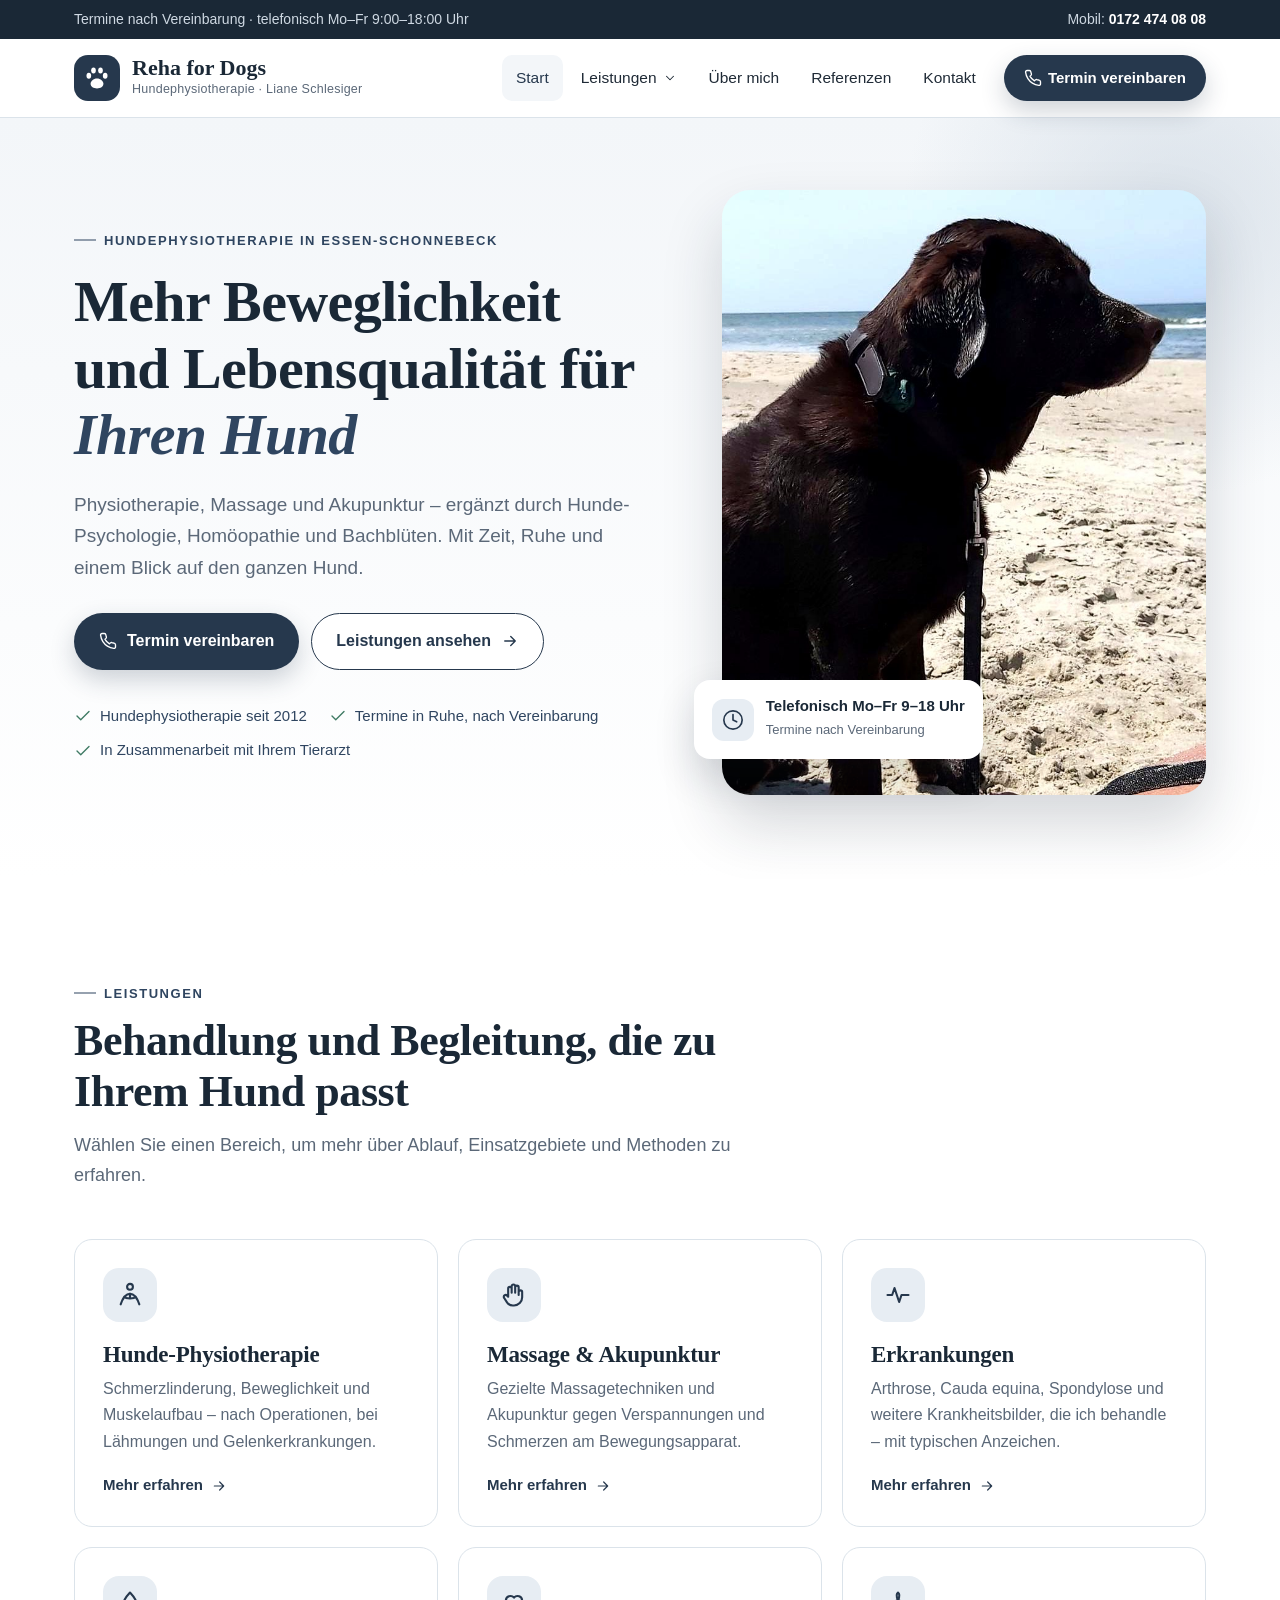
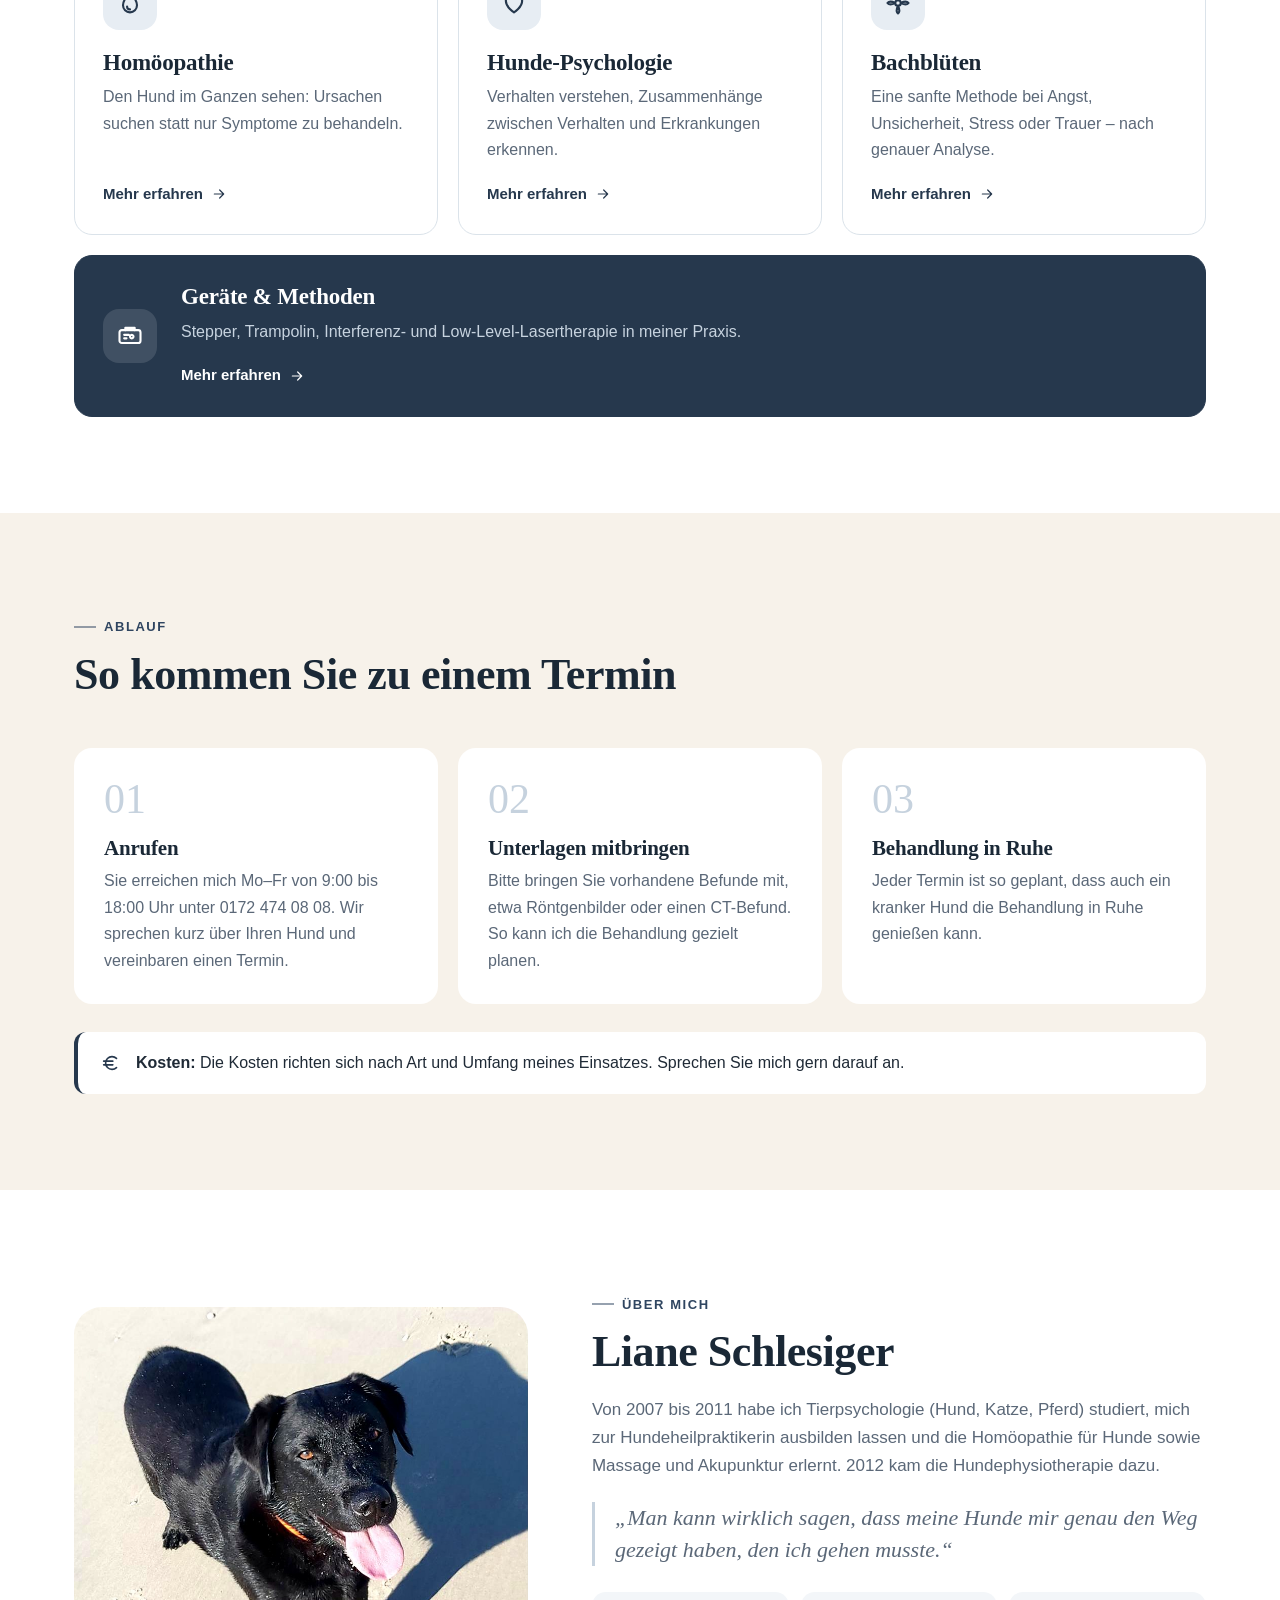
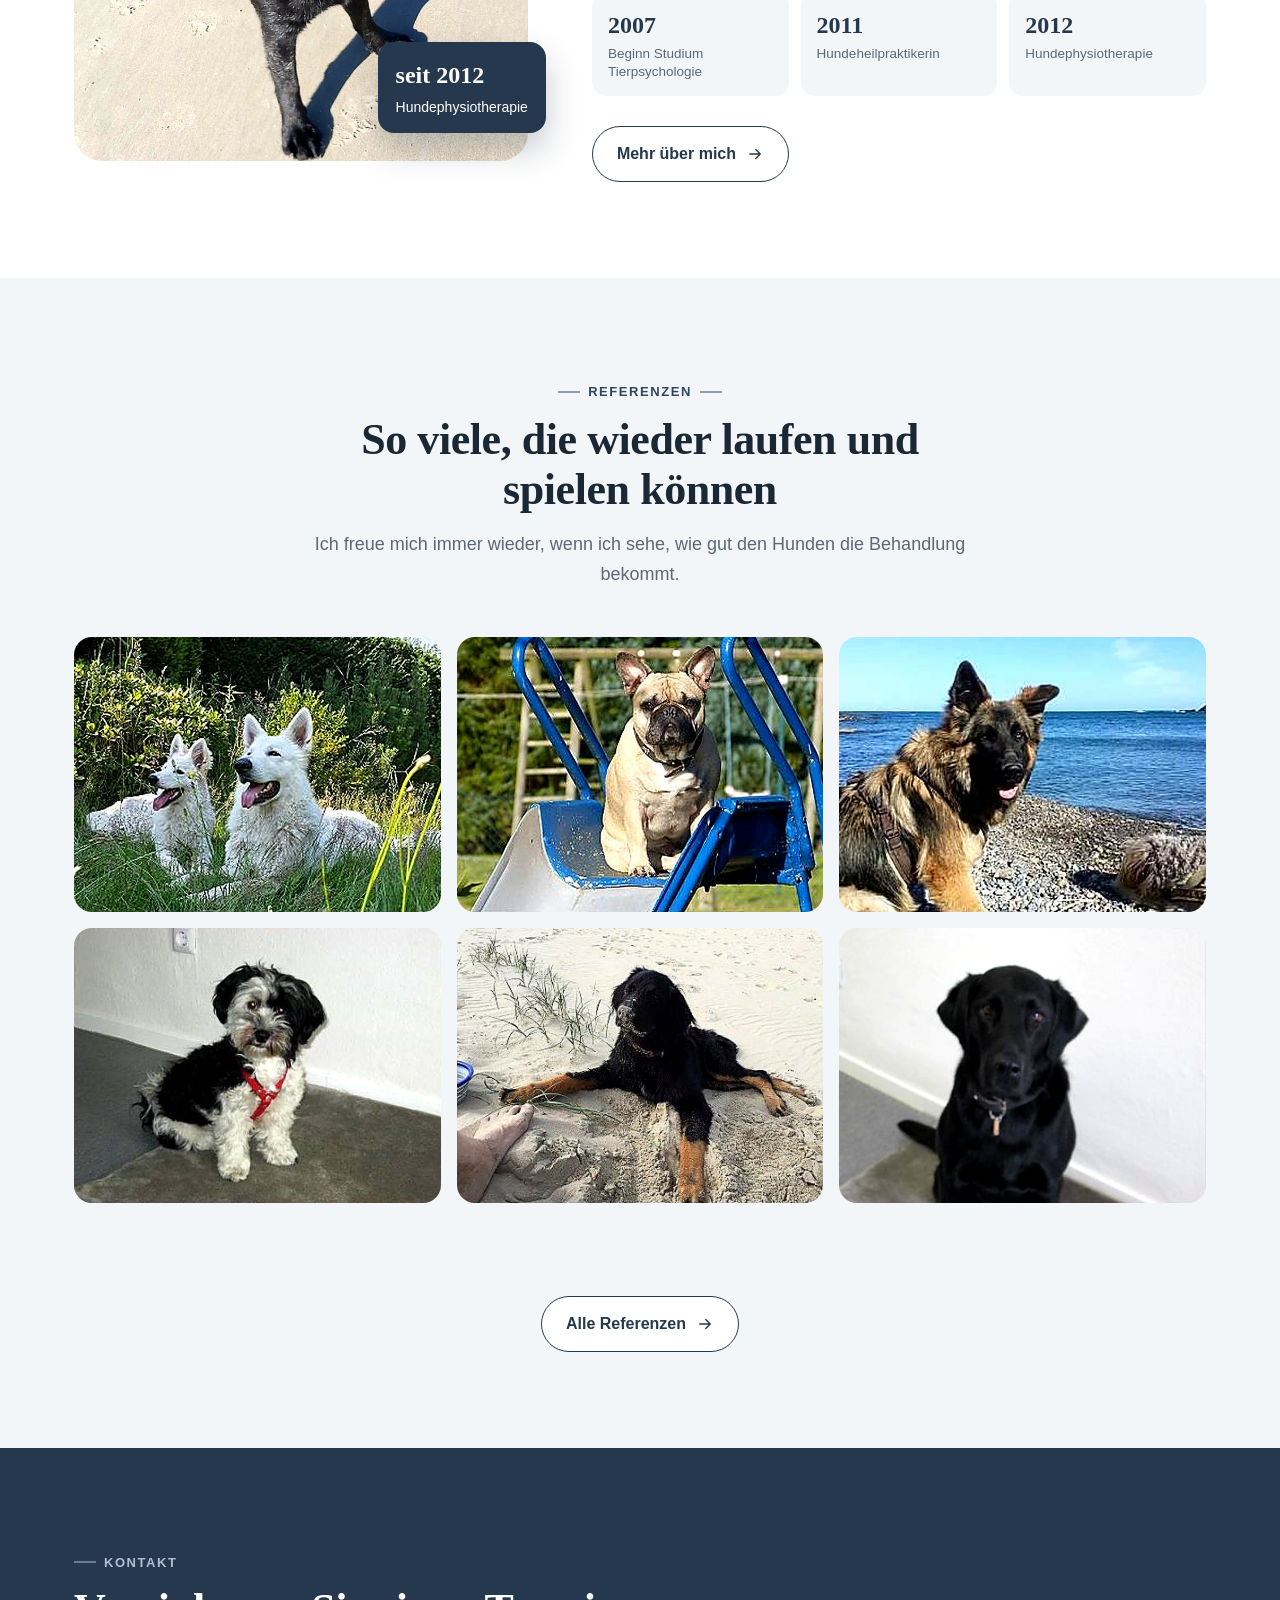
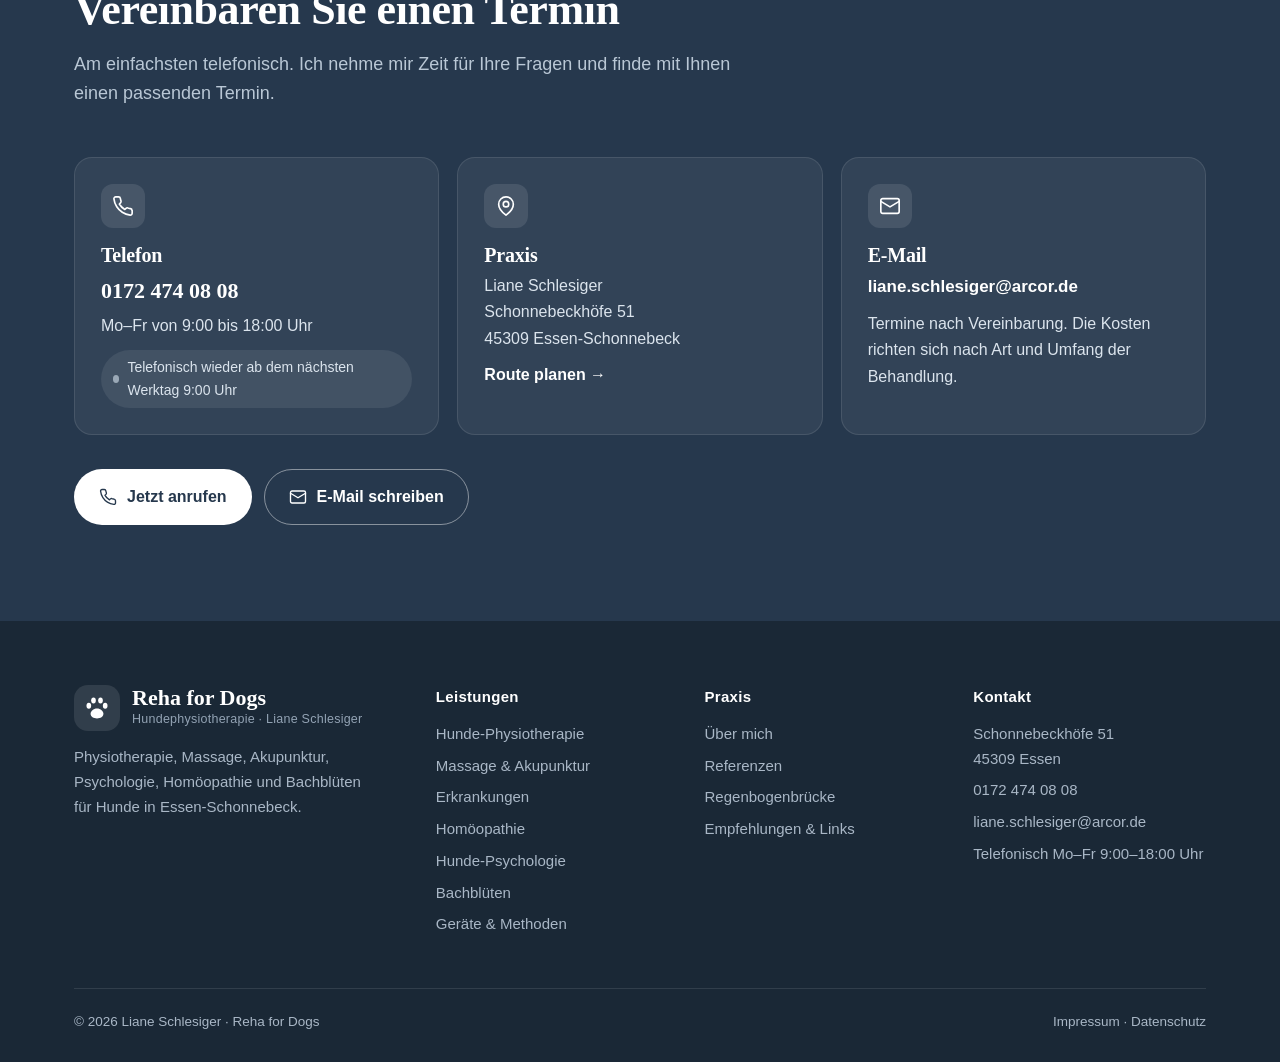
<file: public/index.html>
<!doctype html>
<html lang="de">
<head>
<meta charset="utf-8">
<meta name="viewport" content="width=device-width,initial-scale=1">
<title>Reha for Dogs – Hundephysiotherapie Liane Schlesiger in Essen-Schonnebeck</title>
<meta name="description" content="Hundephysiotherapie, Massage, Akupunktur, Hunde-Psychologie, Homöopathie und Bachblüten für Hunde in Essen-Schonnebeck. Termine nach Vereinbarung: 0172 474 08 08.">
<meta name="theme-color" content="#26384d">
<link rel="icon" href="data:image/svg+xml,%3Csvg xmlns='http://www.w3.org/2000/svg' viewBox='0 0 24 24'%3E%3Crect width='24' height='24' rx='6' fill='%2326384d'/%3E%3Cg fill='%23fff' transform='translate(4 4) scale(.66)'%3E%3Cpath d='M12 21c-3 0-5.5-1.6-5.5-4 0-2.3 2.4-4.6 5.5-4.6s5.5 2.3 5.5 4.6c0 2.4-2.5 4-5.5 4z'/%3E%3Cellipse cx='5' cy='10' rx='2' ry='2.6'/%3E%3Cellipse cx='19' cy='10' rx='2' ry='2.6'/%3E%3Cellipse cx='9' cy='5.5' rx='2' ry='2.6'/%3E%3Cellipse cx='15' cy='5.5' rx='2' ry='2.6'/%3E%3C/g%3E%3C/svg%3E">
<link rel="stylesheet" href="assets/style.css">
</head>
<body>
<div class="topbar"><div class="wrap"><span class="weg">Termine nach Vereinbarung · telefonisch Mo–Fr 9:00–18:00 Uhr</span><span>Mobil: <a href="tel:+491724740808">0172 474 08 08</a></span></div></div>
<header class="kopf"><div class="wrap">
  <a class="logo" href="index.html" aria-label="Reha for Dogs – zur Startseite"><span class="zeichen"><svg viewBox="0 0 24 24" fill="currentColor" aria-hidden="true"><path d="M12 21c-3 0-5.5-1.6-5.5-4 0-2.3 2.4-4.6 5.5-4.6s5.5 2.3 5.5 4.6c0 2.4-2.5 4-5.5 4z"/><ellipse cx="5" cy="10" rx="2" ry="2.6"/><ellipse cx="19" cy="10" rx="2" ry="2.6"/><ellipse cx="9" cy="5.5" rx="2" ry="2.6"/><ellipse cx="15" cy="5.5" rx="2" ry="2.6"/></svg></span><span><b>Reha for Dogs</b><small>Hundephysiotherapie · Liane Schlesiger</small></span></a>
  <nav class="haupt" aria-label="Hauptmenü">
    <a href="index.html" class="aktiv">Start</a>
    <div class="dd"><button type="button" aria-haspopup="true" aria-expanded="false">Leistungen <svg viewBox="0 0 24 24" fill="none" stroke="currentColor" stroke-width="1.8" stroke-linecap="round" stroke-linejoin="round" aria-hidden="true"><path d="m6 9 6 6 6-6"/></svg></button><div class="dd-menu"><a href="physiotherapie.html"><span class="ic"><svg viewBox="0 0 24 24" fill="none" stroke="currentColor" stroke-width="1.8" stroke-linecap="round" stroke-linejoin="round" aria-hidden="true"><path d="M4 20c2-6 5-9 8-9s6 3 8 9"/><circle cx="12" cy="5" r="2.5"/><path d="M12 11v4M8.5 14.5 12 15l3.5-.5"/></svg></span><span><b>Hunde-Physiotherapie</b><small>Schmerzlinderung, Beweglichkeit und Muskelaufbau </small></span></a><a href="massage.html"><span class="ic"><svg viewBox="0 0 24 24" fill="none" stroke="currentColor" stroke-width="1.8" stroke-linecap="round" stroke-linejoin="round" aria-hidden="true"><path d="M7 11V6.5a1.5 1.5 0 0 1 3 0V10M10 10V4.5a1.5 1.5 0 0 1 3 0V10M13 10V5.5a1.5 1.5 0 0 1 3 0V12M16 9.5a1.5 1.5 0 0 1 3 0V14a7 7 0 0 1-7 7h-1a6 6 0 0 1-5-2.7L3.6 14.6a1.6 1.6 0 0 1 2.5-2L7 13.5V11"/></svg></span><span><b>Massage & Akupunktur</b><small>Gezielte Massagetechniken und Akupunktur gegen Verspannung</small></span></a><a href="erkrankungen.html"><span class="ic"><svg viewBox="0 0 24 24" fill="none" stroke="currentColor" stroke-width="1.8" stroke-linecap="round" stroke-linejoin="round" aria-hidden="true"><path d="M3 12h4l2-6 4 12 2-6h6"/></svg></span><span><b>Erkrankungen</b><small>Arthrose, Cauda equina, Spondylose und weitere Krankheitsb</small></span></a><a href="homoeopathie.html"><span class="ic"><svg viewBox="0 0 24 24" fill="none" stroke="currentColor" stroke-width="1.8" stroke-linecap="round" stroke-linejoin="round" aria-hidden="true"><path d="M12 3s6 6.4 6 11a6 6 0 0 1-12 0c0-4.6 6-11 6-11z"/><path d="M9.5 15a2.5 2.5 0 0 0 2.5 2.5"/></svg></span><span><b>Homöopathie</b><small>Den Hund im Ganzen sehen</small></span></a><a href="psychologie.html"><span class="ic"><svg viewBox="0 0 24 24" fill="none" stroke="currentColor" stroke-width="1.8" stroke-linecap="round" stroke-linejoin="round" aria-hidden="true"><path d="M12 20s-7-4.4-7-10a4 4 0 0 1 7-2.6A4 4 0 0 1 19 10c0 5.6-7 10-7 10z"/></svg></span><span><b>Hunde-Psychologie</b><small>Verhalten verstehen, Zusammenhänge zwischen Verhalten und </small></span></a><a href="bachblueten.html"><span class="ic"><svg viewBox="0 0 24 24" fill="none" stroke="currentColor" stroke-width="1.8" stroke-linecap="round" stroke-linejoin="round" aria-hidden="true"><circle cx="12" cy="12" r="2.4"/><path d="M12 9.6C10.5 6.5 10.8 4 12 3c1.2 1 1.5 3.5 0 6.6zM12 14.4c1.5 3.1 1.2 5.6 0 6.6-1.2-1-1.5-3.5 0-6.6zM9.6 12C6.5 13.5 4 13.2 3 12c1-1.2 3.5-1.5 6.6 0zM14.4 12c3.1-1.5 5.6-1.2 6.6 0-1 1.2-3.5 1.5-6.6 0z"/></svg></span><span><b>Bachblüten</b><small>Eine sanfte Methode bei Angst, Unsicherheit, Stress oder T</small></span></a><a href="geraete.html"><span class="ic"><svg viewBox="0 0 24 24" fill="none" stroke="currentColor" stroke-width="1.8" stroke-linecap="round" stroke-linejoin="round" aria-hidden="true"><rect x="3" y="7" width="18" height="11" rx="2"/><path d="M7 11h4M7 14h2M15 12.5a1.5 1.5 0 1 0 0 .01M8 7V5h8v2"/></svg></span><span><b>Geräte & Methoden</b><small>Stepper, Trampolin, Interferenz- und Low-Level-Lasertherap</small></span></a></div></div>
    <a href="ueber-mich.html">Über mich</a>
    <a href="referenzen.html">Referenzen</a>
    <a href="index.html#kontakt">Kontakt</a>
    <a class="btn btn-p cta" href="tel:+491724740808"><svg viewBox="0 0 24 24" fill="none" stroke="currentColor" stroke-width="1.8" stroke-linecap="round" stroke-linejoin="round" aria-hidden="true"><path d="M22 16.9v3a2 2 0 0 1-2.2 2 19.8 19.8 0 0 1-8.6-3.1 19.5 19.5 0 0 1-6-6A19.8 19.8 0 0 1 2.1 4.2 2 2 0 0 1 4.1 2h3a2 2 0 0 1 2 1.7c.1.9.4 1.8.7 2.7a2 2 0 0 1-.5 2.1L8 9.8a16 16 0 0 0 6 6l1.3-1.3a2 2 0 0 1 2.1-.4c.9.3 1.8.6 2.7.7a2 2 0 0 1 1.7 2z"/></svg>Termin vereinbaren</a>
  </nav>
  <button class="burger" type="button" aria-label="Menü öffnen" aria-expanded="false" onclick="menue()"><svg viewBox="0 0 24 24" fill="none" stroke="currentColor" stroke-width="1.8" stroke-linecap="round" stroke-linejoin="round" aria-hidden="true"><path d="M4 7h16M4 12h16M4 17h16"/></svg></button>
</div></header>
<div class="mobil" id="mobil">
  <a href="index.html"><svg viewBox="0 0 24 24" fill="none" stroke="currentColor" stroke-width="1.8" stroke-linecap="round" stroke-linejoin="round" aria-hidden="true"><path d="M12 21c-3 0-5.5-1.6-5.5-4 0-2.3 2.4-4.6 5.5-4.6s5.5 2.3 5.5 4.6c0 2.4-2.5 4-5.5 4z"/><ellipse cx="5" cy="10" rx="2" ry="2.6"/><ellipse cx="19" cy="10" rx="2" ry="2.6"/><ellipse cx="9" cy="5.5" rx="2" ry="2.6"/><ellipse cx="15" cy="5.5" rx="2" ry="2.6"/></svg>Start</a>
  <div class="gruppe">Leistungen</div>
  <a href="physiotherapie.html"><svg viewBox="0 0 24 24" fill="none" stroke="currentColor" stroke-width="1.8" stroke-linecap="round" stroke-linejoin="round" aria-hidden="true"><path d="M4 20c2-6 5-9 8-9s6 3 8 9"/><circle cx="12" cy="5" r="2.5"/><path d="M12 11v4M8.5 14.5 12 15l3.5-.5"/></svg>Hunde-Physiotherapie</a><a href="massage.html"><svg viewBox="0 0 24 24" fill="none" stroke="currentColor" stroke-width="1.8" stroke-linecap="round" stroke-linejoin="round" aria-hidden="true"><path d="M7 11V6.5a1.5 1.5 0 0 1 3 0V10M10 10V4.5a1.5 1.5 0 0 1 3 0V10M13 10V5.5a1.5 1.5 0 0 1 3 0V12M16 9.5a1.5 1.5 0 0 1 3 0V14a7 7 0 0 1-7 7h-1a6 6 0 0 1-5-2.7L3.6 14.6a1.6 1.6 0 0 1 2.5-2L7 13.5V11"/></svg>Massage & Akupunktur</a><a href="erkrankungen.html"><svg viewBox="0 0 24 24" fill="none" stroke="currentColor" stroke-width="1.8" stroke-linecap="round" stroke-linejoin="round" aria-hidden="true"><path d="M3 12h4l2-6 4 12 2-6h6"/></svg>Erkrankungen</a><a href="homoeopathie.html"><svg viewBox="0 0 24 24" fill="none" stroke="currentColor" stroke-width="1.8" stroke-linecap="round" stroke-linejoin="round" aria-hidden="true"><path d="M12 3s6 6.4 6 11a6 6 0 0 1-12 0c0-4.6 6-11 6-11z"/><path d="M9.5 15a2.5 2.5 0 0 0 2.5 2.5"/></svg>Homöopathie</a><a href="psychologie.html"><svg viewBox="0 0 24 24" fill="none" stroke="currentColor" stroke-width="1.8" stroke-linecap="round" stroke-linejoin="round" aria-hidden="true"><path d="M12 20s-7-4.4-7-10a4 4 0 0 1 7-2.6A4 4 0 0 1 19 10c0 5.6-7 10-7 10z"/></svg>Hunde-Psychologie</a><a href="bachblueten.html"><svg viewBox="0 0 24 24" fill="none" stroke="currentColor" stroke-width="1.8" stroke-linecap="round" stroke-linejoin="round" aria-hidden="true"><circle cx="12" cy="12" r="2.4"/><path d="M12 9.6C10.5 6.5 10.8 4 12 3c1.2 1 1.5 3.5 0 6.6zM12 14.4c1.5 3.1 1.2 5.6 0 6.6-1.2-1-1.5-3.5 0-6.6zM9.6 12C6.5 13.5 4 13.2 3 12c1-1.2 3.5-1.5 6.6 0zM14.4 12c3.1-1.5 5.6-1.2 6.6 0-1 1.2-3.5 1.5-6.6 0z"/></svg>Bachblüten</a><a href="geraete.html"><svg viewBox="0 0 24 24" fill="none" stroke="currentColor" stroke-width="1.8" stroke-linecap="round" stroke-linejoin="round" aria-hidden="true"><rect x="3" y="7" width="18" height="11" rx="2"/><path d="M7 11h4M7 14h2M15 12.5a1.5 1.5 0 1 0 0 .01M8 7V5h8v2"/></svg>Geräte & Methoden</a>
  <div class="gruppe">Praxis</div>
  <a href="ueber-mich.html"><svg viewBox="0 0 24 24" fill="none" stroke="currentColor" stroke-width="1.8" stroke-linecap="round" stroke-linejoin="round" aria-hidden="true"><circle cx="12" cy="8" r="4"/><path d="M4 21a8 8 0 0 1 16 0"/></svg>Über mich</a>
  <a href="referenzen.html"><svg viewBox="0 0 24 24" fill="none" stroke="currentColor" stroke-width="1.8" stroke-linecap="round" stroke-linejoin="round" aria-hidden="true"><path d="m12 3 2.7 5.6 6.1.9-4.4 4.3 1 6.1L12 17l-5.4 2.9 1-6.1-4.4-4.3 6.1-.9z"/></svg>Referenzen</a>
  <a href="regenbogenbruecke.html"><svg viewBox="0 0 24 24" fill="none" stroke="currentColor" stroke-width="1.8" stroke-linecap="round" stroke-linejoin="round" aria-hidden="true"><path d="M3 17a9 9 0 0 1 18 0M6.5 17a5.5 5.5 0 0 1 11 0M10 17a2 2 0 0 1 4 0"/></svg>Regenbogenbrücke</a>
  <a href="index.html#kontakt"><svg viewBox="0 0 24 24" fill="none" stroke="currentColor" stroke-width="1.8" stroke-linecap="round" stroke-linejoin="round" aria-hidden="true"><path d="M20 10c0 6-8 12-8 12s-8-6-8-12a8 8 0 0 1 16 0z"/><circle cx="12" cy="10" r="3"/></svg>Kontakt & Anfahrt</a>
  <a class="btn btn-p" href="tel:+491724740808"><svg viewBox="0 0 24 24" fill="none" stroke="currentColor" stroke-width="1.8" stroke-linecap="round" stroke-linejoin="round" aria-hidden="true"><path d="M22 16.9v3a2 2 0 0 1-2.2 2 19.8 19.8 0 0 1-8.6-3.1 19.5 19.5 0 0 1-6-6A19.8 19.8 0 0 1 2.1 4.2 2 2 0 0 1 4.1 2h3a2 2 0 0 1 2 1.7c.1.9.4 1.8.7 2.7a2 2 0 0 1-.5 2.1L8 9.8a16 16 0 0 0 6 6l1.3-1.3a2 2 0 0 1 2.1-.4c.9.3 1.8.6 2.7.7a2 2 0 0 1 1.7 2z"/></svg>0172 474 08 08 anrufen</a>
</div>
<main>

<section class="hero" style="padding:0"><div class="wrap">
  <div>
    <span class="kicker">Hundephysiotherapie in Essen-Schonnebeck</span>
    <h1>Mehr Beweglichkeit und Lebens&shy;qualität für <em>Ihren Hund</em></h1>
    <p class="lead">Physiotherapie, Massage und Akupunktur – ergänzt durch Hunde-Psychologie, Homöopathie und Bachblüten. Mit Zeit, Ruhe und einem Blick auf den ganzen Hund.</p>
    <div class="knoepfe"><a class="btn btn-p" href="tel:+491724740808"><svg viewBox="0 0 24 24" fill="none" stroke="currentColor" stroke-width="1.8" stroke-linecap="round" stroke-linejoin="round" aria-hidden="true"><path d="M22 16.9v3a2 2 0 0 1-2.2 2 19.8 19.8 0 0 1-8.6-3.1 19.5 19.5 0 0 1-6-6A19.8 19.8 0 0 1 2.1 4.2 2 2 0 0 1 4.1 2h3a2 2 0 0 1 2 1.7c.1.9.4 1.8.7 2.7a2 2 0 0 1-.5 2.1L8 9.8a16 16 0 0 0 6 6l1.3-1.3a2 2 0 0 1 2.1-.4c.9.3 1.8.6 2.7.7a2 2 0 0 1 1.7 2z"/></svg>Termin vereinbaren</a><a class="btn btn-s" href="#leistungen">Leistungen ansehen <svg viewBox="0 0 24 24" fill="none" stroke="currentColor" stroke-width="1.8" stroke-linecap="round" stroke-linejoin="round" aria-hidden="true"><path d="M5 12h14M13 6l6 6-6 6"/></svg></a></div>
    <ul class="punkte"><li><svg viewBox="0 0 24 24" fill="none" stroke="currentColor" stroke-width="1.8" stroke-linecap="round" stroke-linejoin="round" aria-hidden="true"><path d="M20 6 9 17l-5-5"/></svg>Hundephysiotherapie seit 2012</li><li><svg viewBox="0 0 24 24" fill="none" stroke="currentColor" stroke-width="1.8" stroke-linecap="round" stroke-linejoin="round" aria-hidden="true"><path d="M20 6 9 17l-5-5"/></svg>Termine in Ruhe, nach Vereinbarung</li><li><svg viewBox="0 0 24 24" fill="none" stroke="currentColor" stroke-width="1.8" stroke-linecap="round" stroke-linejoin="round" aria-hidden="true"><path d="M20 6 9 17l-5-5"/></svg>In Zusammenarbeit mit Ihrem Tierarzt</li></ul>
  </div>
  <div class="hero-bild">
    <div class="rahmen"><img src="bilder/eragon-strand.jpg" alt="Brauner Labrador sitzt am Strand und schaut aufs Meer" width="790" height="982"></div>
    <div class="karte"><span class="ic"><svg viewBox="0 0 24 24" fill="none" stroke="currentColor" stroke-width="1.8" stroke-linecap="round" stroke-linejoin="round" aria-hidden="true"><circle cx="12" cy="12" r="10"/><path d="M12 6v6l4 2"/></svg></span><span><b>Telefonisch Mo–Fr 9–18 Uhr</b><small>Termine nach Vereinbarung</small></span></div>
  </div>
</div></section>

<section id="leistungen"><div class="wrap">
  <div class="kopfzeile rv"><span class="kicker">Leistungen</span><h2>Behandlung und Begleitung, die zu Ihrem Hund passt</h2><p>Wählen Sie einen Bereich, um mehr über Ablauf, Einsatzgebiete und Methoden zu erfahren.</p></div>
  <ul class="leistungen"><li class="rv"><a class="leistung" href="physiotherapie.html"><span class="ic"><svg viewBox="0 0 24 24" fill="none" stroke="currentColor" stroke-width="1.8" stroke-linecap="round" stroke-linejoin="round" aria-hidden="true"><path d="M4 20c2-6 5-9 8-9s6 3 8 9"/><circle cx="12" cy="5" r="2.5"/><path d="M12 11v4M8.5 14.5 12 15l3.5-.5"/></svg></span><h3>Hunde-Physiotherapie</h3><p>Schmerzlinderung, Beweglichkeit und Muskelaufbau – nach Operationen, bei Lähmungen und Gelenkerkrankungen.</p><span class="mehr">Mehr erfahren <svg viewBox="0 0 24 24" fill="none" stroke="currentColor" stroke-width="1.8" stroke-linecap="round" stroke-linejoin="round" aria-hidden="true"><path d="M5 12h14M13 6l6 6-6 6"/></svg></span></a></li><li class="rv"><a class="leistung" href="massage.html"><span class="ic"><svg viewBox="0 0 24 24" fill="none" stroke="currentColor" stroke-width="1.8" stroke-linecap="round" stroke-linejoin="round" aria-hidden="true"><path d="M7 11V6.5a1.5 1.5 0 0 1 3 0V10M10 10V4.5a1.5 1.5 0 0 1 3 0V10M13 10V5.5a1.5 1.5 0 0 1 3 0V12M16 9.5a1.5 1.5 0 0 1 3 0V14a7 7 0 0 1-7 7h-1a6 6 0 0 1-5-2.7L3.6 14.6a1.6 1.6 0 0 1 2.5-2L7 13.5V11"/></svg></span><h3>Massage & Akupunktur</h3><p>Gezielte Massagetechniken und Akupunktur gegen Verspannungen und Schmerzen am Bewegungsapparat.</p><span class="mehr">Mehr erfahren <svg viewBox="0 0 24 24" fill="none" stroke="currentColor" stroke-width="1.8" stroke-linecap="round" stroke-linejoin="round" aria-hidden="true"><path d="M5 12h14M13 6l6 6-6 6"/></svg></span></a></li><li class="rv"><a class="leistung" href="erkrankungen.html"><span class="ic"><svg viewBox="0 0 24 24" fill="none" stroke="currentColor" stroke-width="1.8" stroke-linecap="round" stroke-linejoin="round" aria-hidden="true"><path d="M3 12h4l2-6 4 12 2-6h6"/></svg></span><h3>Erkrankungen</h3><p>Arthrose, Cauda equina, Spondylose und weitere Krankheitsbilder, die ich behandle – mit typischen Anzeichen.</p><span class="mehr">Mehr erfahren <svg viewBox="0 0 24 24" fill="none" stroke="currentColor" stroke-width="1.8" stroke-linecap="round" stroke-linejoin="round" aria-hidden="true"><path d="M5 12h14M13 6l6 6-6 6"/></svg></span></a></li><li class="rv"><a class="leistung" href="homoeopathie.html"><span class="ic"><svg viewBox="0 0 24 24" fill="none" stroke="currentColor" stroke-width="1.8" stroke-linecap="round" stroke-linejoin="round" aria-hidden="true"><path d="M12 3s6 6.4 6 11a6 6 0 0 1-12 0c0-4.6 6-11 6-11z"/><path d="M9.5 15a2.5 2.5 0 0 0 2.5 2.5"/></svg></span><h3>Homöopathie</h3><p>Den Hund im Ganzen sehen: Ursachen suchen statt nur Symptome zu behandeln.</p><span class="mehr">Mehr erfahren <svg viewBox="0 0 24 24" fill="none" stroke="currentColor" stroke-width="1.8" stroke-linecap="round" stroke-linejoin="round" aria-hidden="true"><path d="M5 12h14M13 6l6 6-6 6"/></svg></span></a></li><li class="rv"><a class="leistung" href="psychologie.html"><span class="ic"><svg viewBox="0 0 24 24" fill="none" stroke="currentColor" stroke-width="1.8" stroke-linecap="round" stroke-linejoin="round" aria-hidden="true"><path d="M12 20s-7-4.4-7-10a4 4 0 0 1 7-2.6A4 4 0 0 1 19 10c0 5.6-7 10-7 10z"/></svg></span><h3>Hunde-Psychologie</h3><p>Verhalten verstehen, Zusammenhänge zwischen Verhalten und Erkrankungen erkennen.</p><span class="mehr">Mehr erfahren <svg viewBox="0 0 24 24" fill="none" stroke="currentColor" stroke-width="1.8" stroke-linecap="round" stroke-linejoin="round" aria-hidden="true"><path d="M5 12h14M13 6l6 6-6 6"/></svg></span></a></li><li class="rv"><a class="leistung" href="bachblueten.html"><span class="ic"><svg viewBox="0 0 24 24" fill="none" stroke="currentColor" stroke-width="1.8" stroke-linecap="round" stroke-linejoin="round" aria-hidden="true"><circle cx="12" cy="12" r="2.4"/><path d="M12 9.6C10.5 6.5 10.8 4 12 3c1.2 1 1.5 3.5 0 6.6zM12 14.4c1.5 3.1 1.2 5.6 0 6.6-1.2-1-1.5-3.5 0-6.6zM9.6 12C6.5 13.5 4 13.2 3 12c1-1.2 3.5-1.5 6.6 0zM14.4 12c3.1-1.5 5.6-1.2 6.6 0-1 1.2-3.5 1.5-6.6 0z"/></svg></span><h3>Bachblüten</h3><p>Eine sanfte Methode bei Angst, Unsicherheit, Stress oder Trauer – nach genauer Analyse.</p><span class="mehr">Mehr erfahren <svg viewBox="0 0 24 24" fill="none" stroke="currentColor" stroke-width="1.8" stroke-linecap="round" stroke-linejoin="round" aria-hidden="true"><path d="M5 12h14M13 6l6 6-6 6"/></svg></span></a></li><li class="rv breit-li"><a class="leistung breit" href="geraete.html"><span class="ic"><svg viewBox="0 0 24 24" fill="none" stroke="currentColor" stroke-width="1.8" stroke-linecap="round" stroke-linejoin="round" aria-hidden="true"><rect x="3" y="7" width="18" height="11" rx="2"/><path d="M7 11h4M7 14h2M15 12.5a1.5 1.5 0 1 0 0 .01M8 7V5h8v2"/></svg></span><span class="txt"><h3>Geräte & Methoden</h3><p>Stepper, Trampolin, Interferenz- und Low-Level-Lasertherapie in meiner Praxis.</p><span class="mehr">Mehr erfahren <svg viewBox="0 0 24 24" fill="none" stroke="currentColor" stroke-width="1.8" stroke-linecap="round" stroke-linejoin="round" aria-hidden="true"><path d="M5 12h14M13 6l6 6-6 6"/></svg></span></span></a></li></ul>
</div></section>

<section class="ablauf"><div class="wrap">
  <div class="kopfzeile rv"><span class="kicker">Ablauf</span><h2>So kommen Sie zu einem Termin</h2></div>
  <ol class="schritte">
    <li class="rv"><h3>Anrufen</h3><p>Sie erreichen mich Mo–Fr von 9:00 bis 18:00 Uhr unter 0172 474 08 08. Wir sprechen kurz über Ihren Hund und vereinbaren einen Termin.</p></li>
    <li class="rv"><h3>Unterlagen mitbringen</h3><p>Bitte bringen Sie vorhandene Befunde mit, etwa Röntgenbilder oder einen CT-Befund. So kann ich die Behandlung gezielt planen.</p></li>
    <li class="rv"><h3>Behandlung in Ruhe</h3><p>Jeder Termin ist so geplant, dass auch ein kranker Hund die Behandlung in Ruhe genießen kann.</p></li>
  </ol>
  <p class="hinweis rv"><svg viewBox="0 0 24 24" fill="none" stroke="currentColor" stroke-width="1.8" stroke-linecap="round" stroke-linejoin="round" aria-hidden="true"><path d="M18 7a7 7 0 1 0 0 10M4 10h10M4 14h10"/></svg><span><b>Kosten:</b> Die Kosten richten sich nach Art und Umfang meines Einsatzes. Sprechen Sie mich gern darauf an.</span></p>
</div></section>

<section><div class="wrap person">
  <div class="bild rv"><img src="bilder/moira.jpg" alt="Hündin Moira am Strand" loading="lazy" width="900" height="900"><div class="schild"><b>seit 2012</b>Hundephysiotherapie</div></div>
  <div class="rv">
    <span class="kicker">Über mich</span>
    <h2>Liane Schlesiger</h2>
    <p>Von 2007 bis 2011 habe ich Tierpsychologie (Hund, Katze, Pferd) studiert, mich zur Hundeheilpraktikerin ausbilden lassen und die Homöopathie für Hunde sowie Massage und Akupunktur erlernt. 2012 kam die Hundephysiotherapie dazu.</p>
    <p class="zitat">„Man kann wirklich sagen, dass meine Hunde mir genau den Weg gezeigt haben, den ich gehen musste.“</p>
    <ul class="daten"><li><b>2007</b><span>Beginn Studium Tierpsychologie</span></li><li><b>2011</b><span>Hundeheilpraktikerin</span></li><li><b>2012</b><span>Hunde&shy;physiotherapie</span></li></ul>
    <a class="btn btn-s" href="ueber-mich.html">Mehr über mich <svg viewBox="0 0 24 24" fill="none" stroke="currentColor" stroke-width="1.8" stroke-linecap="round" stroke-linejoin="round" aria-hidden="true"><path d="M5 12h14M13 6l6 6-6 6"/></svg></a>
  </div>
</div></section>

<section style="background:var(--blau-xl)"><div class="wrap">
  <div class="kopfzeile mitte rv"><span class="kicker">Referenzen</span><h2>So viele, die wieder laufen und spielen können</h2><p>Ich freue mich immer wieder, wenn ich sehe, wie gut den Hunden die Behandlung bekommt.</p></div>
  <ul class="galerie"><li class="rv"><img src="bilder/asco.jpg" alt="Zwei weiße Schäferhunde im Garten" loading="lazy"></li><li class="rv"><img src="bilder/frodo.jpg" alt="Französische Bulldogge auf einer Rutsche" loading="lazy"></li><li class="rv"><img src="bilder/motte.jpg" alt="Schäferhund am Meer" loading="lazy"></li><li class="rv"><img src="bilder/havaneser.jpg" alt="Kleiner schwarz-weißer Hund im Behandlungsraum" loading="lazy"></li><li class="rv"><img src="bilder/bexx.jpg" alt="Junger Hund entspannt im Sand" loading="lazy"></li><li class="rv"><img src="bilder/lab.jpg" alt="Schwarzer Labrador im Behandlungsraum" loading="lazy"></li></ul>
  <p class="danke rv">Vielen Dank für das Vertrauen.</p>
  <p style="text-align:center;margin-top:22px"><a class="btn btn-s" href="referenzen.html">Alle Referenzen <svg viewBox="0 0 24 24" fill="none" stroke="currentColor" stroke-width="1.8" stroke-linecap="round" stroke-linejoin="round" aria-hidden="true"><path d="M5 12h14M13 6l6 6-6 6"/></svg></a></p>
</div></section>

<section class="kontakt" id="kontakt"><div class="wrap">
  <div class="kopfzeile rv"><span class="kicker">Kontakt</span><h2>Vereinbaren Sie einen Termin</h2><p>Am einfachsten telefonisch. Ich nehme mir Zeit für Ihre Fragen und finde mit Ihnen einen passenden Termin.</p></div>
  <div class="kontakt-raster">
    <div class="kbox rv"><span class="ic"><svg viewBox="0 0 24 24" fill="none" stroke="currentColor" stroke-width="1.8" stroke-linecap="round" stroke-linejoin="round" aria-hidden="true"><path d="M22 16.9v3a2 2 0 0 1-2.2 2 19.8 19.8 0 0 1-8.6-3.1 19.5 19.5 0 0 1-6-6A19.8 19.8 0 0 1 2.1 4.2 2 2 0 0 1 4.1 2h3a2 2 0 0 1 2 1.7c.1.9.4 1.8.7 2.7a2 2 0 0 1-.5 2.1L8 9.8a16 16 0 0 0 6 6l1.3-1.3a2 2 0 0 1 2.1-.4c.9.3 1.8.6 2.7.7a2 2 0 0 1 1.7 2z"/></svg></span><h3>Telefon</h3><a class="gross" href="tel:+491724740808">0172 474 08 08</a><p>Mo–Fr von 9:00 bis 18:00 Uhr</p><span class="status" id="status"><i></i><span>Telefonzeiten Mo–Fr 9–18 Uhr</span></span></div>
    <div class="kbox rv"><span class="ic"><svg viewBox="0 0 24 24" fill="none" stroke="currentColor" stroke-width="1.8" stroke-linecap="round" stroke-linejoin="round" aria-hidden="true"><path d="M20 10c0 6-8 12-8 12s-8-6-8-12a8 8 0 0 1 16 0z"/><circle cx="12" cy="10" r="3"/></svg></span><h3>Praxis</h3><p>Liane Schlesiger<br>Schonnebeckhöfe 51<br>45309 Essen-Schonnebeck</p><p style="margin-top:10px"><a href="https://www.google.com/maps/dir/?api=1&destination=Schonnebeckh%C3%B6fe+51%2C+45309+Essen" target="_blank" rel="noopener">Route planen →</a></p></div>
    <div class="kbox rv"><span class="ic"><svg viewBox="0 0 24 24" fill="none" stroke="currentColor" stroke-width="1.8" stroke-linecap="round" stroke-linejoin="round" aria-hidden="true"><rect x="2" y="4" width="20" height="16" rx="2"/><path d="m22 7-10 6L2 7"/></svg></span><h3>E-Mail</h3><a href="mailto:liane.schlesiger@arcor.de" style="word-break:break-all">liane.schlesiger@arcor.de</a><p style="margin-top:10px">Termine nach Vereinbarung. Die Kosten richten sich nach Art und Umfang der Behandlung.</p></div>
  </div>
  <div class="knoepfe"><a class="btn btn-w" href="tel:+491724740808"><svg viewBox="0 0 24 24" fill="none" stroke="currentColor" stroke-width="1.8" stroke-linecap="round" stroke-linejoin="round" aria-hidden="true"><path d="M22 16.9v3a2 2 0 0 1-2.2 2 19.8 19.8 0 0 1-8.6-3.1 19.5 19.5 0 0 1-6-6A19.8 19.8 0 0 1 2.1 4.2 2 2 0 0 1 4.1 2h3a2 2 0 0 1 2 1.7c.1.9.4 1.8.7 2.7a2 2 0 0 1-.5 2.1L8 9.8a16 16 0 0 0 6 6l1.3-1.3a2 2 0 0 1 2.1-.4c.9.3 1.8.6 2.7.7a2 2 0 0 1 1.7 2z"/></svg>Jetzt anrufen</a><a class="btn btn-g" href="mailto:liane.schlesiger@arcor.de"><svg viewBox="0 0 24 24" fill="none" stroke="currentColor" stroke-width="1.8" stroke-linecap="round" stroke-linejoin="round" aria-hidden="true"><rect x="2" y="4" width="20" height="16" rx="2"/><path d="m22 7-10 6L2 7"/></svg>E-Mail schreiben</a></div>
</div></section>
</main>
<footer><div class="wrap">
  <div class="raster">
    <div><a class="logo" href="index.html"><span class="zeichen"><svg viewBox="0 0 24 24" fill="currentColor" aria-hidden="true"><path d="M12 21c-3 0-5.5-1.6-5.5-4 0-2.3 2.4-4.6 5.5-4.6s5.5 2.3 5.5 4.6c0 2.4-2.5 4-5.5 4z"/><ellipse cx="5" cy="10" rx="2" ry="2.6"/><ellipse cx="19" cy="10" rx="2" ry="2.6"/><ellipse cx="9" cy="5.5" rx="2" ry="2.6"/><ellipse cx="15" cy="5.5" rx="2" ry="2.6"/></svg></span><span><b>Reha for Dogs</b><small>Hundephysiotherapie · Liane Schlesiger</small></span></a>
      <p>Physiotherapie, Massage, Akupunktur, Psychologie, Homöopathie und Bachblüten für Hunde in Essen-Schonnebeck.</p></div>
    <div><h4>Leistungen</h4><ul><li><a href="physiotherapie.html">Hunde-Physiotherapie</a></li><li><a href="massage.html">Massage & Akupunktur</a></li><li><a href="erkrankungen.html">Erkrankungen</a></li><li><a href="homoeopathie.html">Homöopathie</a></li><li><a href="psychologie.html">Hunde-Psychologie</a></li><li><a href="bachblueten.html">Bachblüten</a></li><li><a href="geraete.html">Geräte & Methoden</a></li></ul></div>
    <div><h4>Praxis</h4><ul><li><a href="ueber-mich.html">Über mich</a></li><li><a href="referenzen.html">Referenzen</a></li><li><a href="regenbogenbruecke.html">Regenbogenbrücke</a></li><li><a href="links.html">Empfehlungen & Links</a></li></ul></div>
    <div><h4>Kontakt</h4><ul><li>Schonnebeckhöfe 51<br>45309 Essen</li><li><a href="tel:+491724740808">0172 474 08 08</a></li><li><a href="mailto:liane.schlesiger@arcor.de">liane.schlesiger@arcor.de</a></li><li>Telefonisch Mo–Fr 9:00–18:00 Uhr</li></ul></div>
  </div>
  <div class="unten"><span>© <span id="jahr">2026</span> Liane Schlesiger · Reha for Dogs</span><span><a href="impressum.html">Impressum</a> · <a href="datenschutz.html">Datenschutz</a></span></div>
</div></footer>
<nav class="aktion" aria-label="Schnellkontakt"><a href="tel:+491724740808"><svg viewBox="0 0 24 24" fill="none" stroke="currentColor" stroke-width="1.8" stroke-linecap="round" stroke-linejoin="round" aria-hidden="true"><path d="M22 16.9v3a2 2 0 0 1-2.2 2 19.8 19.8 0 0 1-8.6-3.1 19.5 19.5 0 0 1-6-6A19.8 19.8 0 0 1 2.1 4.2 2 2 0 0 1 4.1 2h3a2 2 0 0 1 2 1.7c.1.9.4 1.8.7 2.7a2 2 0 0 1-.5 2.1L8 9.8a16 16 0 0 0 6 6l1.3-1.3a2 2 0 0 1 2.1-.4c.9.3 1.8.6 2.7.7a2 2 0 0 1 1.7 2z"/></svg>Anrufen</a><a href="https://www.google.com/maps/dir/?api=1&destination=Schonnebeckh%C3%B6fe+51%2C+45309+Essen" target="_blank" rel="noopener"><svg viewBox="0 0 24 24" fill="none" stroke="currentColor" stroke-width="1.8" stroke-linecap="round" stroke-linejoin="round" aria-hidden="true"><path d="M20 10c0 6-8 12-8 12s-8-6-8-12a8 8 0 0 1 16 0z"/><circle cx="12" cy="10" r="3"/></svg>Route</a></nav>
<script src="assets/main.js"></script>
</body>
</html>
</file>
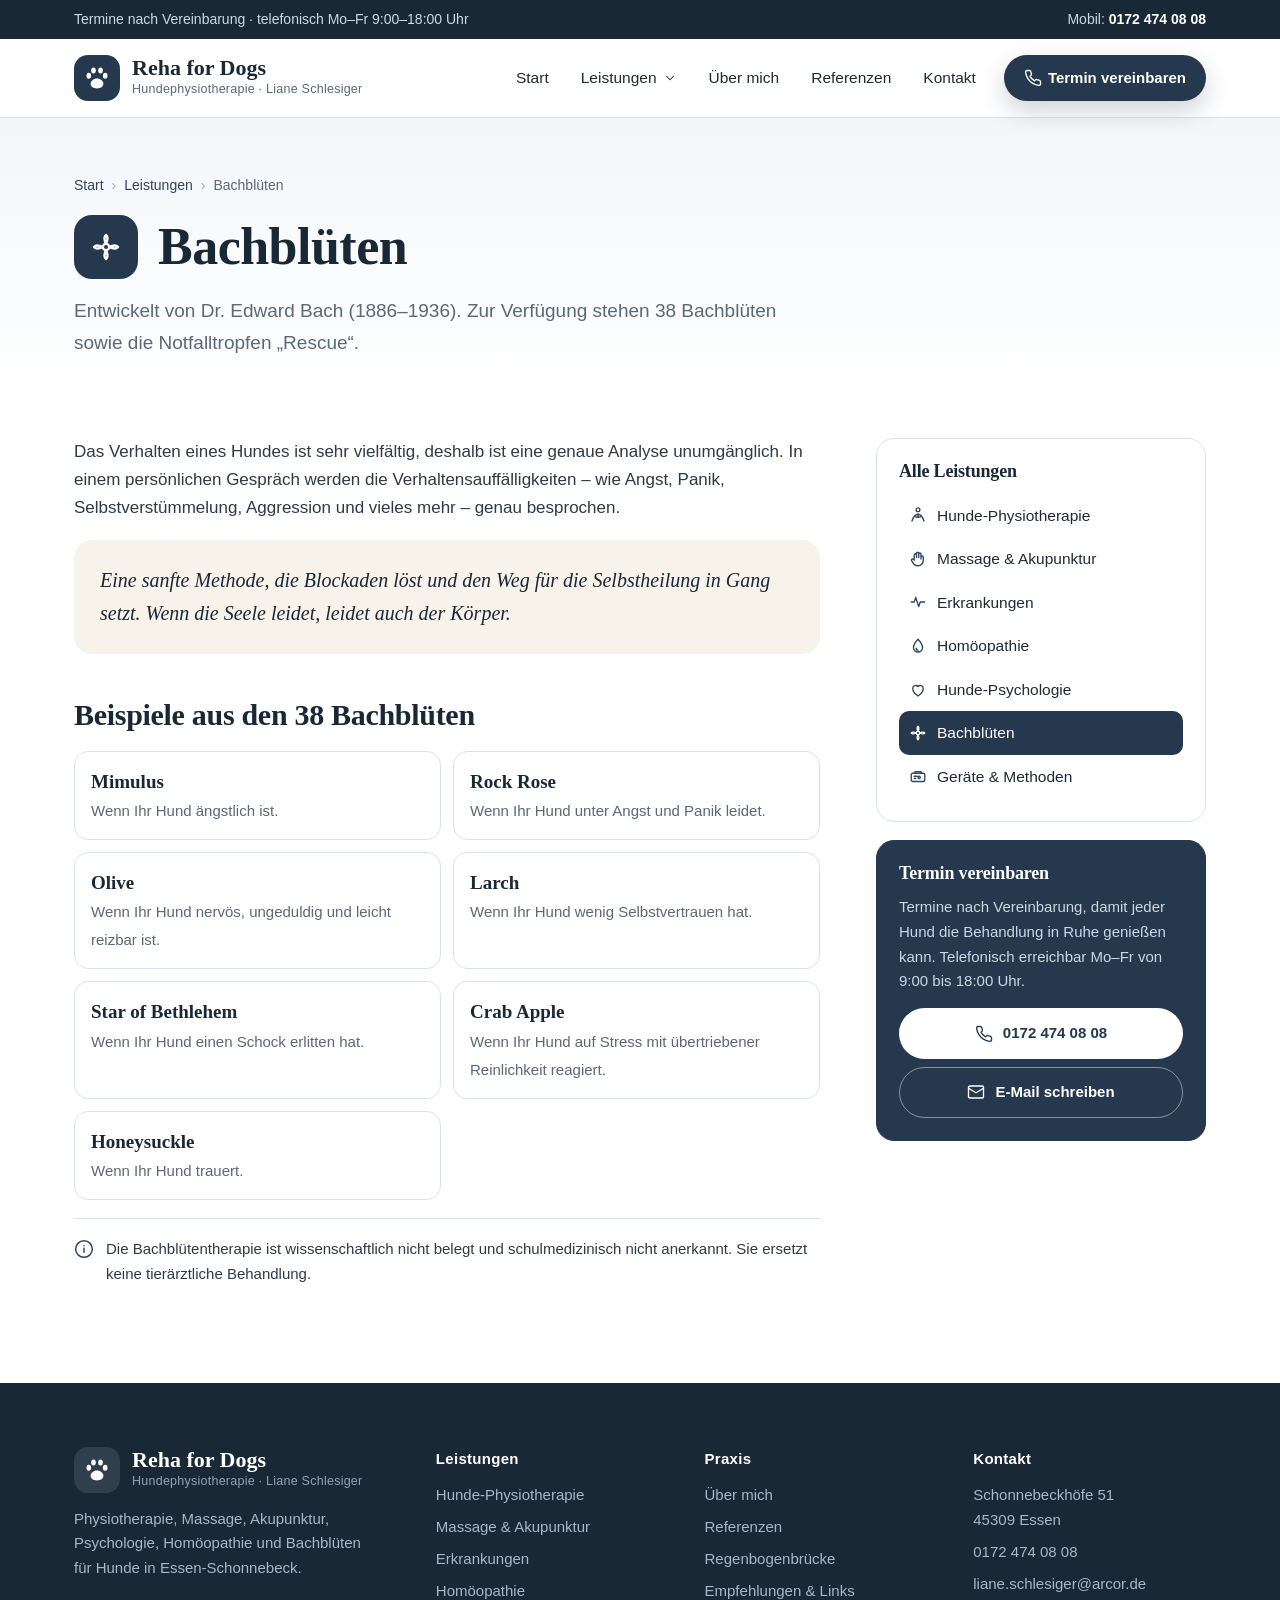
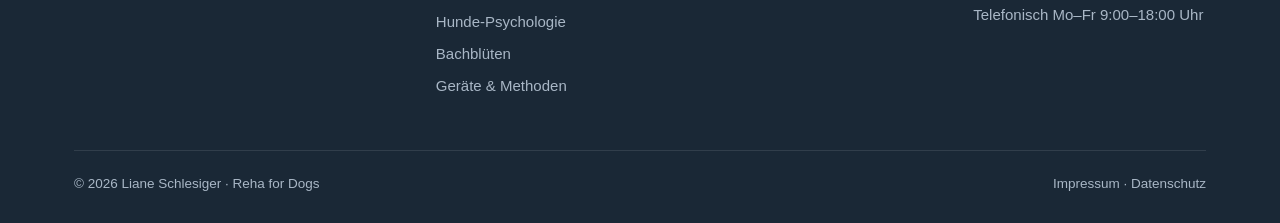
<file: public/bachblueten.html>
<!doctype html>
<html lang="de">
<head>
<meta charset="utf-8">
<meta name="viewport" content="width=device-width,initial-scale=1">
<title>Bachblüten | Reha for Dogs – Liane Schlesiger, Essen</title>
<meta name="description" content="Bachblüten für Hunde in Essen-Schonnebeck: sanfte Methode bei Angst, Panik, Unsicherheit, Schock oder Trauer – nach persönlicher Analyse.">
<meta name="theme-color" content="#26384d">
<link rel="icon" href="data:image/svg+xml,%3Csvg xmlns='http://www.w3.org/2000/svg' viewBox='0 0 24 24'%3E%3Crect width='24' height='24' rx='6' fill='%2326384d'/%3E%3Cg fill='%23fff' transform='translate(4 4) scale(.66)'%3E%3Cpath d='M12 21c-3 0-5.5-1.6-5.5-4 0-2.3 2.4-4.6 5.5-4.6s5.5 2.3 5.5 4.6c0 2.4-2.5 4-5.5 4z'/%3E%3Cellipse cx='5' cy='10' rx='2' ry='2.6'/%3E%3Cellipse cx='19' cy='10' rx='2' ry='2.6'/%3E%3Cellipse cx='9' cy='5.5' rx='2' ry='2.6'/%3E%3Cellipse cx='15' cy='5.5' rx='2' ry='2.6'/%3E%3C/g%3E%3C/svg%3E">
<link rel="stylesheet" href="assets/style.css">
</head>
<body>
<div class="topbar"><div class="wrap"><span class="weg">Termine nach Vereinbarung · telefonisch Mo–Fr 9:00–18:00 Uhr</span><span>Mobil: <a href="tel:+491724740808">0172 474 08 08</a></span></div></div>
<header class="kopf"><div class="wrap">
  <a class="logo" href="index.html" aria-label="Reha for Dogs – zur Startseite"><span class="zeichen"><svg viewBox="0 0 24 24" fill="currentColor" aria-hidden="true"><path d="M12 21c-3 0-5.5-1.6-5.5-4 0-2.3 2.4-4.6 5.5-4.6s5.5 2.3 5.5 4.6c0 2.4-2.5 4-5.5 4z"/><ellipse cx="5" cy="10" rx="2" ry="2.6"/><ellipse cx="19" cy="10" rx="2" ry="2.6"/><ellipse cx="9" cy="5.5" rx="2" ry="2.6"/><ellipse cx="15" cy="5.5" rx="2" ry="2.6"/></svg></span><span><b>Reha for Dogs</b><small>Hundephysiotherapie · Liane Schlesiger</small></span></a>
  <nav class="haupt" aria-label="Hauptmenü">
    <a href="index.html">Start</a>
    <div class="dd"><button type="button" aria-haspopup="true" aria-expanded="false">Leistungen <svg viewBox="0 0 24 24" fill="none" stroke="currentColor" stroke-width="1.8" stroke-linecap="round" stroke-linejoin="round" aria-hidden="true"><path d="m6 9 6 6 6-6"/></svg></button><div class="dd-menu"><a href="physiotherapie.html"><span class="ic"><svg viewBox="0 0 24 24" fill="none" stroke="currentColor" stroke-width="1.8" stroke-linecap="round" stroke-linejoin="round" aria-hidden="true"><path d="M4 20c2-6 5-9 8-9s6 3 8 9"/><circle cx="12" cy="5" r="2.5"/><path d="M12 11v4M8.5 14.5 12 15l3.5-.5"/></svg></span><span><b>Hunde-Physiotherapie</b><small>Schmerzlinderung, Beweglichkeit und Muskelaufbau </small></span></a><a href="massage.html"><span class="ic"><svg viewBox="0 0 24 24" fill="none" stroke="currentColor" stroke-width="1.8" stroke-linecap="round" stroke-linejoin="round" aria-hidden="true"><path d="M7 11V6.5a1.5 1.5 0 0 1 3 0V10M10 10V4.5a1.5 1.5 0 0 1 3 0V10M13 10V5.5a1.5 1.5 0 0 1 3 0V12M16 9.5a1.5 1.5 0 0 1 3 0V14a7 7 0 0 1-7 7h-1a6 6 0 0 1-5-2.7L3.6 14.6a1.6 1.6 0 0 1 2.5-2L7 13.5V11"/></svg></span><span><b>Massage & Akupunktur</b><small>Gezielte Massagetechniken und Akupunktur gegen Verspannung</small></span></a><a href="erkrankungen.html"><span class="ic"><svg viewBox="0 0 24 24" fill="none" stroke="currentColor" stroke-width="1.8" stroke-linecap="round" stroke-linejoin="round" aria-hidden="true"><path d="M3 12h4l2-6 4 12 2-6h6"/></svg></span><span><b>Erkrankungen</b><small>Arthrose, Cauda equina, Spondylose und weitere Krankheitsb</small></span></a><a href="homoeopathie.html"><span class="ic"><svg viewBox="0 0 24 24" fill="none" stroke="currentColor" stroke-width="1.8" stroke-linecap="round" stroke-linejoin="round" aria-hidden="true"><path d="M12 3s6 6.4 6 11a6 6 0 0 1-12 0c0-4.6 6-11 6-11z"/><path d="M9.5 15a2.5 2.5 0 0 0 2.5 2.5"/></svg></span><span><b>Homöopathie</b><small>Den Hund im Ganzen sehen</small></span></a><a href="psychologie.html"><span class="ic"><svg viewBox="0 0 24 24" fill="none" stroke="currentColor" stroke-width="1.8" stroke-linecap="round" stroke-linejoin="round" aria-hidden="true"><path d="M12 20s-7-4.4-7-10a4 4 0 0 1 7-2.6A4 4 0 0 1 19 10c0 5.6-7 10-7 10z"/></svg></span><span><b>Hunde-Psychologie</b><small>Verhalten verstehen, Zusammenhänge zwischen Verhalten und </small></span></a><a href="bachblueten.html"><span class="ic"><svg viewBox="0 0 24 24" fill="none" stroke="currentColor" stroke-width="1.8" stroke-linecap="round" stroke-linejoin="round" aria-hidden="true"><circle cx="12" cy="12" r="2.4"/><path d="M12 9.6C10.5 6.5 10.8 4 12 3c1.2 1 1.5 3.5 0 6.6zM12 14.4c1.5 3.1 1.2 5.6 0 6.6-1.2-1-1.5-3.5 0-6.6zM9.6 12C6.5 13.5 4 13.2 3 12c1-1.2 3.5-1.5 6.6 0zM14.4 12c3.1-1.5 5.6-1.2 6.6 0-1 1.2-3.5 1.5-6.6 0z"/></svg></span><span><b>Bachblüten</b><small>Eine sanfte Methode bei Angst, Unsicherheit, Stress oder T</small></span></a><a href="geraete.html"><span class="ic"><svg viewBox="0 0 24 24" fill="none" stroke="currentColor" stroke-width="1.8" stroke-linecap="round" stroke-linejoin="round" aria-hidden="true"><rect x="3" y="7" width="18" height="11" rx="2"/><path d="M7 11h4M7 14h2M15 12.5a1.5 1.5 0 1 0 0 .01M8 7V5h8v2"/></svg></span><span><b>Geräte & Methoden</b><small>Stepper, Trampolin, Interferenz- und Low-Level-Lasertherap</small></span></a></div></div>
    <a href="ueber-mich.html">Über mich</a>
    <a href="referenzen.html">Referenzen</a>
    <a href="index.html#kontakt">Kontakt</a>
    <a class="btn btn-p cta" href="tel:+491724740808"><svg viewBox="0 0 24 24" fill="none" stroke="currentColor" stroke-width="1.8" stroke-linecap="round" stroke-linejoin="round" aria-hidden="true"><path d="M22 16.9v3a2 2 0 0 1-2.2 2 19.8 19.8 0 0 1-8.6-3.1 19.5 19.5 0 0 1-6-6A19.8 19.8 0 0 1 2.1 4.2 2 2 0 0 1 4.1 2h3a2 2 0 0 1 2 1.7c.1.9.4 1.8.7 2.7a2 2 0 0 1-.5 2.1L8 9.8a16 16 0 0 0 6 6l1.3-1.3a2 2 0 0 1 2.1-.4c.9.3 1.8.6 2.7.7a2 2 0 0 1 1.7 2z"/></svg>Termin vereinbaren</a>
  </nav>
  <button class="burger" type="button" aria-label="Menü öffnen" aria-expanded="false" onclick="menue()"><svg viewBox="0 0 24 24" fill="none" stroke="currentColor" stroke-width="1.8" stroke-linecap="round" stroke-linejoin="round" aria-hidden="true"><path d="M4 7h16M4 12h16M4 17h16"/></svg></button>
</div></header>
<div class="mobil" id="mobil">
  <a href="index.html"><svg viewBox="0 0 24 24" fill="none" stroke="currentColor" stroke-width="1.8" stroke-linecap="round" stroke-linejoin="round" aria-hidden="true"><path d="M12 21c-3 0-5.5-1.6-5.5-4 0-2.3 2.4-4.6 5.5-4.6s5.5 2.3 5.5 4.6c0 2.4-2.5 4-5.5 4z"/><ellipse cx="5" cy="10" rx="2" ry="2.6"/><ellipse cx="19" cy="10" rx="2" ry="2.6"/><ellipse cx="9" cy="5.5" rx="2" ry="2.6"/><ellipse cx="15" cy="5.5" rx="2" ry="2.6"/></svg>Start</a>
  <div class="gruppe">Leistungen</div>
  <a href="physiotherapie.html"><svg viewBox="0 0 24 24" fill="none" stroke="currentColor" stroke-width="1.8" stroke-linecap="round" stroke-linejoin="round" aria-hidden="true"><path d="M4 20c2-6 5-9 8-9s6 3 8 9"/><circle cx="12" cy="5" r="2.5"/><path d="M12 11v4M8.5 14.5 12 15l3.5-.5"/></svg>Hunde-Physiotherapie</a><a href="massage.html"><svg viewBox="0 0 24 24" fill="none" stroke="currentColor" stroke-width="1.8" stroke-linecap="round" stroke-linejoin="round" aria-hidden="true"><path d="M7 11V6.5a1.5 1.5 0 0 1 3 0V10M10 10V4.5a1.5 1.5 0 0 1 3 0V10M13 10V5.5a1.5 1.5 0 0 1 3 0V12M16 9.5a1.5 1.5 0 0 1 3 0V14a7 7 0 0 1-7 7h-1a6 6 0 0 1-5-2.7L3.6 14.6a1.6 1.6 0 0 1 2.5-2L7 13.5V11"/></svg>Massage & Akupunktur</a><a href="erkrankungen.html"><svg viewBox="0 0 24 24" fill="none" stroke="currentColor" stroke-width="1.8" stroke-linecap="round" stroke-linejoin="round" aria-hidden="true"><path d="M3 12h4l2-6 4 12 2-6h6"/></svg>Erkrankungen</a><a href="homoeopathie.html"><svg viewBox="0 0 24 24" fill="none" stroke="currentColor" stroke-width="1.8" stroke-linecap="round" stroke-linejoin="round" aria-hidden="true"><path d="M12 3s6 6.4 6 11a6 6 0 0 1-12 0c0-4.6 6-11 6-11z"/><path d="M9.5 15a2.5 2.5 0 0 0 2.5 2.5"/></svg>Homöopathie</a><a href="psychologie.html"><svg viewBox="0 0 24 24" fill="none" stroke="currentColor" stroke-width="1.8" stroke-linecap="round" stroke-linejoin="round" aria-hidden="true"><path d="M12 20s-7-4.4-7-10a4 4 0 0 1 7-2.6A4 4 0 0 1 19 10c0 5.6-7 10-7 10z"/></svg>Hunde-Psychologie</a><a href="bachblueten.html"><svg viewBox="0 0 24 24" fill="none" stroke="currentColor" stroke-width="1.8" stroke-linecap="round" stroke-linejoin="round" aria-hidden="true"><circle cx="12" cy="12" r="2.4"/><path d="M12 9.6C10.5 6.5 10.8 4 12 3c1.2 1 1.5 3.5 0 6.6zM12 14.4c1.5 3.1 1.2 5.6 0 6.6-1.2-1-1.5-3.5 0-6.6zM9.6 12C6.5 13.5 4 13.2 3 12c1-1.2 3.5-1.5 6.6 0zM14.4 12c3.1-1.5 5.6-1.2 6.6 0-1 1.2-3.5 1.5-6.6 0z"/></svg>Bachblüten</a><a href="geraete.html"><svg viewBox="0 0 24 24" fill="none" stroke="currentColor" stroke-width="1.8" stroke-linecap="round" stroke-linejoin="round" aria-hidden="true"><rect x="3" y="7" width="18" height="11" rx="2"/><path d="M7 11h4M7 14h2M15 12.5a1.5 1.5 0 1 0 0 .01M8 7V5h8v2"/></svg>Geräte & Methoden</a>
  <div class="gruppe">Praxis</div>
  <a href="ueber-mich.html"><svg viewBox="0 0 24 24" fill="none" stroke="currentColor" stroke-width="1.8" stroke-linecap="round" stroke-linejoin="round" aria-hidden="true"><circle cx="12" cy="8" r="4"/><path d="M4 21a8 8 0 0 1 16 0"/></svg>Über mich</a>
  <a href="referenzen.html"><svg viewBox="0 0 24 24" fill="none" stroke="currentColor" stroke-width="1.8" stroke-linecap="round" stroke-linejoin="round" aria-hidden="true"><path d="m12 3 2.7 5.6 6.1.9-4.4 4.3 1 6.1L12 17l-5.4 2.9 1-6.1-4.4-4.3 6.1-.9z"/></svg>Referenzen</a>
  <a href="regenbogenbruecke.html"><svg viewBox="0 0 24 24" fill="none" stroke="currentColor" stroke-width="1.8" stroke-linecap="round" stroke-linejoin="round" aria-hidden="true"><path d="M3 17a9 9 0 0 1 18 0M6.5 17a5.5 5.5 0 0 1 11 0M10 17a2 2 0 0 1 4 0"/></svg>Regenbogenbrücke</a>
  <a href="index.html#kontakt"><svg viewBox="0 0 24 24" fill="none" stroke="currentColor" stroke-width="1.8" stroke-linecap="round" stroke-linejoin="round" aria-hidden="true"><path d="M20 10c0 6-8 12-8 12s-8-6-8-12a8 8 0 0 1 16 0z"/><circle cx="12" cy="10" r="3"/></svg>Kontakt & Anfahrt</a>
  <a class="btn btn-p" href="tel:+491724740808"><svg viewBox="0 0 24 24" fill="none" stroke="currentColor" stroke-width="1.8" stroke-linecap="round" stroke-linejoin="round" aria-hidden="true"><path d="M22 16.9v3a2 2 0 0 1-2.2 2 19.8 19.8 0 0 1-8.6-3.1 19.5 19.5 0 0 1-6-6A19.8 19.8 0 0 1 2.1 4.2 2 2 0 0 1 4.1 2h3a2 2 0 0 1 2 1.7c.1.9.4 1.8.7 2.7a2 2 0 0 1-.5 2.1L8 9.8a16 16 0 0 0 6 6l1.3-1.3a2 2 0 0 1 2.1-.4c.9.3 1.8.6 2.7.7a2 2 0 0 1 1.7 2z"/></svg>0172 474 08 08 anrufen</a>
</div>
<main>
<section class="seitenkopf" style="padding-bottom:40px"><div class="wrap">
  <ol class="krumen"><li><a href="index.html">Start</a></li><li><a href="index.html#leistungen">Leistungen</a></li><li>Bachblüten</li></ol>
  <div class="titel"><span class="ic"><svg viewBox="0 0 24 24" fill="none" stroke="currentColor" stroke-width="1.8" stroke-linecap="round" stroke-linejoin="round" aria-hidden="true"><circle cx="12" cy="12" r="2.4"/><path d="M12 9.6C10.5 6.5 10.8 4 12 3c1.2 1 1.5 3.5 0 6.6zM12 14.4c1.5 3.1 1.2 5.6 0 6.6-1.2-1-1.5-3.5 0-6.6zM9.6 12C6.5 13.5 4 13.2 3 12c1-1.2 3.5-1.5 6.6 0zM14.4 12c3.1-1.5 5.6-1.2 6.6 0-1 1.2-3.5 1.5-6.6 0z"/></svg></span><h1>Bachblüten</h1></div>
  <p class="lead">Entwickelt von Dr. Edward Bach (1886–1936). Zur Verfügung stehen 38 Bachblüten sowie die Notfalltropfen „Rescue“.</p>
</div></section><section class="inhalt"><div class="wrap"><div class="text">
<p>Das Verhalten eines Hundes ist sehr vielfältig, deshalb ist eine genaue Analyse unumgänglich. In einem persönlichen Gespräch werden die Verhaltensauffälligkeiten – wie Angst, Panik, Selbstverstümmelung, Aggression und vieles mehr – genau besprochen.</p>
<div class="box"><p style="font-family:var(--serif);font-size:20px;font-style:italic;color:var(--navy-d)">Eine sanfte Methode, die Blockaden löst und den Weg für die Selbstheilung in Gang setzt. Wenn die Seele leidet, leidet auch der Körper.</p></div>
<h2>Beispiele aus den 38 Bachblüten</h2>
<ul class="bluete"><li><b>Mimulus</b><span>Wenn Ihr Hund ängstlich ist.</span></li><li><b>Rock Rose</b><span>Wenn Ihr Hund unter Angst und Panik leidet.</span></li><li><b>Olive</b><span>Wenn Ihr Hund nervös, ungeduldig und leicht reizbar ist.</span></li><li><b>Larch</b><span>Wenn Ihr Hund wenig Selbstvertrauen hat.</span></li><li><b>Star of Bethlehem</b><span>Wenn Ihr Hund einen Schock erlitten hat.</span></li><li><b>Crab Apple</b><span>Wenn Ihr Hund auf Stress mit übertriebener Reinlichkeit reagiert.</span></li><li><b>Honeysuckle</b><span>Wenn Ihr Hund trauert.</span></li></ul>
<p class="anmerkung"><svg viewBox="0 0 24 24" fill="none" stroke="currentColor" stroke-width="1.8" stroke-linecap="round" stroke-linejoin="round" aria-hidden="true"><circle cx="12" cy="12" r="10"/><path d="M12 16v-5M12 8h.01"/></svg><span>Die Bachblütentherapie ist wissenschaftlich nicht belegt und schulmedizinisch nicht anerkannt. Sie ersetzt keine tierärztliche Behandlung.</span></p></div><aside class="seite">
  <div class="karte"><h3>Alle Leistungen</h3><nav aria-label="Leistungen"><a href="physiotherapie.html"><svg viewBox="0 0 24 24" fill="none" stroke="currentColor" stroke-width="1.8" stroke-linecap="round" stroke-linejoin="round" aria-hidden="true"><path d="M4 20c2-6 5-9 8-9s6 3 8 9"/><circle cx="12" cy="5" r="2.5"/><path d="M12 11v4M8.5 14.5 12 15l3.5-.5"/></svg>Hunde-Physiotherapie</a><a href="massage.html"><svg viewBox="0 0 24 24" fill="none" stroke="currentColor" stroke-width="1.8" stroke-linecap="round" stroke-linejoin="round" aria-hidden="true"><path d="M7 11V6.5a1.5 1.5 0 0 1 3 0V10M10 10V4.5a1.5 1.5 0 0 1 3 0V10M13 10V5.5a1.5 1.5 0 0 1 3 0V12M16 9.5a1.5 1.5 0 0 1 3 0V14a7 7 0 0 1-7 7h-1a6 6 0 0 1-5-2.7L3.6 14.6a1.6 1.6 0 0 1 2.5-2L7 13.5V11"/></svg>Massage & Akupunktur</a><a href="erkrankungen.html"><svg viewBox="0 0 24 24" fill="none" stroke="currentColor" stroke-width="1.8" stroke-linecap="round" stroke-linejoin="round" aria-hidden="true"><path d="M3 12h4l2-6 4 12 2-6h6"/></svg>Erkrankungen</a><a href="homoeopathie.html"><svg viewBox="0 0 24 24" fill="none" stroke="currentColor" stroke-width="1.8" stroke-linecap="round" stroke-linejoin="round" aria-hidden="true"><path d="M12 3s6 6.4 6 11a6 6 0 0 1-12 0c0-4.6 6-11 6-11z"/><path d="M9.5 15a2.5 2.5 0 0 0 2.5 2.5"/></svg>Homöopathie</a><a href="psychologie.html"><svg viewBox="0 0 24 24" fill="none" stroke="currentColor" stroke-width="1.8" stroke-linecap="round" stroke-linejoin="round" aria-hidden="true"><path d="M12 20s-7-4.4-7-10a4 4 0 0 1 7-2.6A4 4 0 0 1 19 10c0 5.6-7 10-7 10z"/></svg>Hunde-Psychologie</a><a href="bachblueten.html" class="aktiv"><svg viewBox="0 0 24 24" fill="none" stroke="currentColor" stroke-width="1.8" stroke-linecap="round" stroke-linejoin="round" aria-hidden="true"><circle cx="12" cy="12" r="2.4"/><path d="M12 9.6C10.5 6.5 10.8 4 12 3c1.2 1 1.5 3.5 0 6.6zM12 14.4c1.5 3.1 1.2 5.6 0 6.6-1.2-1-1.5-3.5 0-6.6zM9.6 12C6.5 13.5 4 13.2 3 12c1-1.2 3.5-1.5 6.6 0zM14.4 12c3.1-1.5 5.6-1.2 6.6 0-1 1.2-3.5 1.5-6.6 0z"/></svg>Bachblüten</a><a href="geraete.html"><svg viewBox="0 0 24 24" fill="none" stroke="currentColor" stroke-width="1.8" stroke-linecap="round" stroke-linejoin="round" aria-hidden="true"><rect x="3" y="7" width="18" height="11" rx="2"/><path d="M7 11h4M7 14h2M15 12.5a1.5 1.5 0 1 0 0 .01M8 7V5h8v2"/></svg>Geräte & Methoden</a></nav></div>
  <div class="karte dunkel"><h3>Termin vereinbaren</h3><p>Termine nach Vereinbarung, damit jeder Hund die Behandlung in Ruhe genießen kann. Telefonisch erreichbar Mo–Fr von 9:00 bis 18:00 Uhr.</p>
    <a class="btn btn-w" href="tel:+491724740808"><svg viewBox="0 0 24 24" fill="none" stroke="currentColor" stroke-width="1.8" stroke-linecap="round" stroke-linejoin="round" aria-hidden="true"><path d="M22 16.9v3a2 2 0 0 1-2.2 2 19.8 19.8 0 0 1-8.6-3.1 19.5 19.5 0 0 1-6-6A19.8 19.8 0 0 1 2.1 4.2 2 2 0 0 1 4.1 2h3a2 2 0 0 1 2 1.7c.1.9.4 1.8.7 2.7a2 2 0 0 1-.5 2.1L8 9.8a16 16 0 0 0 6 6l1.3-1.3a2 2 0 0 1 2.1-.4c.9.3 1.8.6 2.7.7a2 2 0 0 1 1.7 2z"/></svg>0172 474 08 08</a><a class="btn btn-g" href="mailto:liane.schlesiger@arcor.de"><svg viewBox="0 0 24 24" fill="none" stroke="currentColor" stroke-width="1.8" stroke-linecap="round" stroke-linejoin="round" aria-hidden="true"><rect x="2" y="4" width="20" height="16" rx="2"/><path d="m22 7-10 6L2 7"/></svg>E-Mail schreiben</a></div>
</aside></div></section></main>
<footer><div class="wrap">
  <div class="raster">
    <div><a class="logo" href="index.html"><span class="zeichen"><svg viewBox="0 0 24 24" fill="currentColor" aria-hidden="true"><path d="M12 21c-3 0-5.5-1.6-5.5-4 0-2.3 2.4-4.6 5.5-4.6s5.5 2.3 5.5 4.6c0 2.4-2.5 4-5.5 4z"/><ellipse cx="5" cy="10" rx="2" ry="2.6"/><ellipse cx="19" cy="10" rx="2" ry="2.6"/><ellipse cx="9" cy="5.5" rx="2" ry="2.6"/><ellipse cx="15" cy="5.5" rx="2" ry="2.6"/></svg></span><span><b>Reha for Dogs</b><small>Hundephysiotherapie · Liane Schlesiger</small></span></a>
      <p>Physiotherapie, Massage, Akupunktur, Psychologie, Homöopathie und Bachblüten für Hunde in Essen-Schonnebeck.</p></div>
    <div><h4>Leistungen</h4><ul><li><a href="physiotherapie.html">Hunde-Physiotherapie</a></li><li><a href="massage.html">Massage & Akupunktur</a></li><li><a href="erkrankungen.html">Erkrankungen</a></li><li><a href="homoeopathie.html">Homöopathie</a></li><li><a href="psychologie.html">Hunde-Psychologie</a></li><li><a href="bachblueten.html">Bachblüten</a></li><li><a href="geraete.html">Geräte & Methoden</a></li></ul></div>
    <div><h4>Praxis</h4><ul><li><a href="ueber-mich.html">Über mich</a></li><li><a href="referenzen.html">Referenzen</a></li><li><a href="regenbogenbruecke.html">Regenbogenbrücke</a></li><li><a href="links.html">Empfehlungen & Links</a></li></ul></div>
    <div><h4>Kontakt</h4><ul><li>Schonnebeckhöfe 51<br>45309 Essen</li><li><a href="tel:+491724740808">0172 474 08 08</a></li><li><a href="mailto:liane.schlesiger@arcor.de">liane.schlesiger@arcor.de</a></li><li>Telefonisch Mo–Fr 9:00–18:00 Uhr</li></ul></div>
  </div>
  <div class="unten"><span>© <span id="jahr">2026</span> Liane Schlesiger · Reha for Dogs</span><span><a href="impressum.html">Impressum</a> · <a href="datenschutz.html">Datenschutz</a></span></div>
</div></footer>
<nav class="aktion" aria-label="Schnellkontakt"><a href="tel:+491724740808"><svg viewBox="0 0 24 24" fill="none" stroke="currentColor" stroke-width="1.8" stroke-linecap="round" stroke-linejoin="round" aria-hidden="true"><path d="M22 16.9v3a2 2 0 0 1-2.2 2 19.8 19.8 0 0 1-8.6-3.1 19.5 19.5 0 0 1-6-6A19.8 19.8 0 0 1 2.1 4.2 2 2 0 0 1 4.1 2h3a2 2 0 0 1 2 1.7c.1.9.4 1.8.7 2.7a2 2 0 0 1-.5 2.1L8 9.8a16 16 0 0 0 6 6l1.3-1.3a2 2 0 0 1 2.1-.4c.9.3 1.8.6 2.7.7a2 2 0 0 1 1.7 2z"/></svg>Anrufen</a><a href="https://www.google.com/maps/dir/?api=1&destination=Schonnebeckh%C3%B6fe+51%2C+45309+Essen" target="_blank" rel="noopener"><svg viewBox="0 0 24 24" fill="none" stroke="currentColor" stroke-width="1.8" stroke-linecap="round" stroke-linejoin="round" aria-hidden="true"><path d="M20 10c0 6-8 12-8 12s-8-6-8-12a8 8 0 0 1 16 0z"/><circle cx="12" cy="10" r="3"/></svg>Route</a></nav>
<script src="assets/main.js"></script>
</body>
</html>
</file>
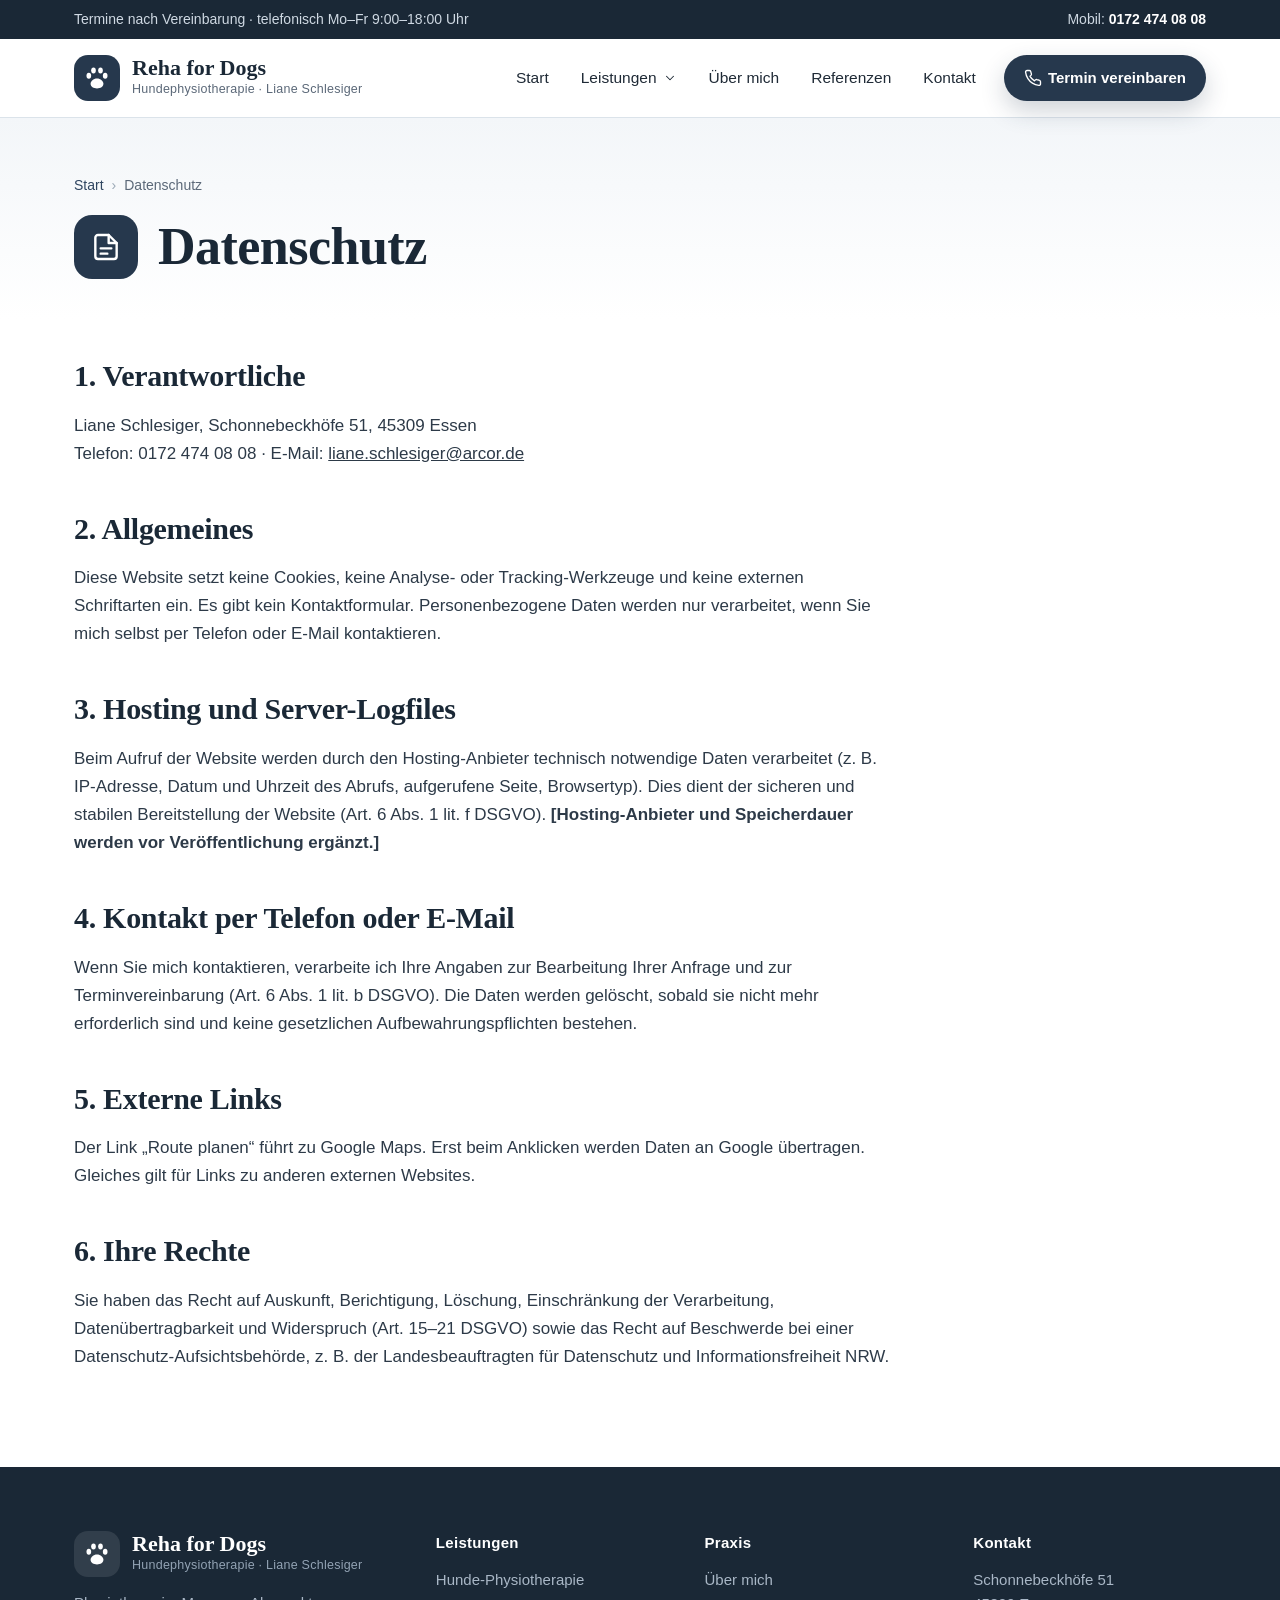
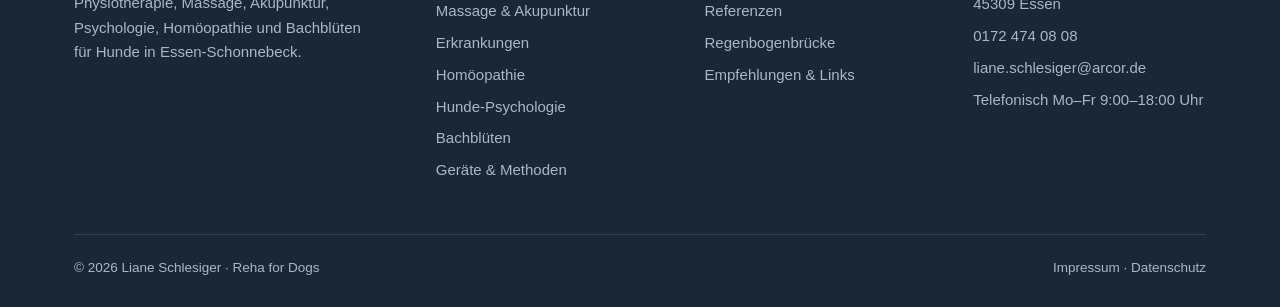
<file: public/datenschutz.html>
<!doctype html>
<html lang="de">
<head>
<meta charset="utf-8">
<meta name="viewport" content="width=device-width,initial-scale=1">
<title>Datenschutz | Reha for Dogs – Liane Schlesiger, Essen</title>
<meta name="description" content="Datenschutzerklärung von Reha for Dogs – Liane Schlesiger.">
<meta name="theme-color" content="#26384d">
<link rel="icon" href="data:image/svg+xml,%3Csvg xmlns='http://www.w3.org/2000/svg' viewBox='0 0 24 24'%3E%3Crect width='24' height='24' rx='6' fill='%2326384d'/%3E%3Cg fill='%23fff' transform='translate(4 4) scale(.66)'%3E%3Cpath d='M12 21c-3 0-5.5-1.6-5.5-4 0-2.3 2.4-4.6 5.5-4.6s5.5 2.3 5.5 4.6c0 2.4-2.5 4-5.5 4z'/%3E%3Cellipse cx='5' cy='10' rx='2' ry='2.6'/%3E%3Cellipse cx='19' cy='10' rx='2' ry='2.6'/%3E%3Cellipse cx='9' cy='5.5' rx='2' ry='2.6'/%3E%3Cellipse cx='15' cy='5.5' rx='2' ry='2.6'/%3E%3C/g%3E%3C/svg%3E">
<link rel="stylesheet" href="assets/style.css">
</head>
<body>
<div class="topbar"><div class="wrap"><span class="weg">Termine nach Vereinbarung · telefonisch Mo–Fr 9:00–18:00 Uhr</span><span>Mobil: <a href="tel:+491724740808">0172 474 08 08</a></span></div></div>
<header class="kopf"><div class="wrap">
  <a class="logo" href="index.html" aria-label="Reha for Dogs – zur Startseite"><span class="zeichen"><svg viewBox="0 0 24 24" fill="currentColor" aria-hidden="true"><path d="M12 21c-3 0-5.5-1.6-5.5-4 0-2.3 2.4-4.6 5.5-4.6s5.5 2.3 5.5 4.6c0 2.4-2.5 4-5.5 4z"/><ellipse cx="5" cy="10" rx="2" ry="2.6"/><ellipse cx="19" cy="10" rx="2" ry="2.6"/><ellipse cx="9" cy="5.5" rx="2" ry="2.6"/><ellipse cx="15" cy="5.5" rx="2" ry="2.6"/></svg></span><span><b>Reha for Dogs</b><small>Hundephysiotherapie · Liane Schlesiger</small></span></a>
  <nav class="haupt" aria-label="Hauptmenü">
    <a href="index.html">Start</a>
    <div class="dd"><button type="button" aria-haspopup="true" aria-expanded="false">Leistungen <svg viewBox="0 0 24 24" fill="none" stroke="currentColor" stroke-width="1.8" stroke-linecap="round" stroke-linejoin="round" aria-hidden="true"><path d="m6 9 6 6 6-6"/></svg></button><div class="dd-menu"><a href="physiotherapie.html"><span class="ic"><svg viewBox="0 0 24 24" fill="none" stroke="currentColor" stroke-width="1.8" stroke-linecap="round" stroke-linejoin="round" aria-hidden="true"><path d="M4 20c2-6 5-9 8-9s6 3 8 9"/><circle cx="12" cy="5" r="2.5"/><path d="M12 11v4M8.5 14.5 12 15l3.5-.5"/></svg></span><span><b>Hunde-Physiotherapie</b><small>Schmerzlinderung, Beweglichkeit und Muskelaufbau </small></span></a><a href="massage.html"><span class="ic"><svg viewBox="0 0 24 24" fill="none" stroke="currentColor" stroke-width="1.8" stroke-linecap="round" stroke-linejoin="round" aria-hidden="true"><path d="M7 11V6.5a1.5 1.5 0 0 1 3 0V10M10 10V4.5a1.5 1.5 0 0 1 3 0V10M13 10V5.5a1.5 1.5 0 0 1 3 0V12M16 9.5a1.5 1.5 0 0 1 3 0V14a7 7 0 0 1-7 7h-1a6 6 0 0 1-5-2.7L3.6 14.6a1.6 1.6 0 0 1 2.5-2L7 13.5V11"/></svg></span><span><b>Massage & Akupunktur</b><small>Gezielte Massagetechniken und Akupunktur gegen Verspannung</small></span></a><a href="erkrankungen.html"><span class="ic"><svg viewBox="0 0 24 24" fill="none" stroke="currentColor" stroke-width="1.8" stroke-linecap="round" stroke-linejoin="round" aria-hidden="true"><path d="M3 12h4l2-6 4 12 2-6h6"/></svg></span><span><b>Erkrankungen</b><small>Arthrose, Cauda equina, Spondylose und weitere Krankheitsb</small></span></a><a href="homoeopathie.html"><span class="ic"><svg viewBox="0 0 24 24" fill="none" stroke="currentColor" stroke-width="1.8" stroke-linecap="round" stroke-linejoin="round" aria-hidden="true"><path d="M12 3s6 6.4 6 11a6 6 0 0 1-12 0c0-4.6 6-11 6-11z"/><path d="M9.5 15a2.5 2.5 0 0 0 2.5 2.5"/></svg></span><span><b>Homöopathie</b><small>Den Hund im Ganzen sehen</small></span></a><a href="psychologie.html"><span class="ic"><svg viewBox="0 0 24 24" fill="none" stroke="currentColor" stroke-width="1.8" stroke-linecap="round" stroke-linejoin="round" aria-hidden="true"><path d="M12 20s-7-4.4-7-10a4 4 0 0 1 7-2.6A4 4 0 0 1 19 10c0 5.6-7 10-7 10z"/></svg></span><span><b>Hunde-Psychologie</b><small>Verhalten verstehen, Zusammenhänge zwischen Verhalten und </small></span></a><a href="bachblueten.html"><span class="ic"><svg viewBox="0 0 24 24" fill="none" stroke="currentColor" stroke-width="1.8" stroke-linecap="round" stroke-linejoin="round" aria-hidden="true"><circle cx="12" cy="12" r="2.4"/><path d="M12 9.6C10.5 6.5 10.8 4 12 3c1.2 1 1.5 3.5 0 6.6zM12 14.4c1.5 3.1 1.2 5.6 0 6.6-1.2-1-1.5-3.5 0-6.6zM9.6 12C6.5 13.5 4 13.2 3 12c1-1.2 3.5-1.5 6.6 0zM14.4 12c3.1-1.5 5.6-1.2 6.6 0-1 1.2-3.5 1.5-6.6 0z"/></svg></span><span><b>Bachblüten</b><small>Eine sanfte Methode bei Angst, Unsicherheit, Stress oder T</small></span></a><a href="geraete.html"><span class="ic"><svg viewBox="0 0 24 24" fill="none" stroke="currentColor" stroke-width="1.8" stroke-linecap="round" stroke-linejoin="round" aria-hidden="true"><rect x="3" y="7" width="18" height="11" rx="2"/><path d="M7 11h4M7 14h2M15 12.5a1.5 1.5 0 1 0 0 .01M8 7V5h8v2"/></svg></span><span><b>Geräte & Methoden</b><small>Stepper, Trampolin, Interferenz- und Low-Level-Lasertherap</small></span></a></div></div>
    <a href="ueber-mich.html">Über mich</a>
    <a href="referenzen.html">Referenzen</a>
    <a href="index.html#kontakt">Kontakt</a>
    <a class="btn btn-p cta" href="tel:+491724740808"><svg viewBox="0 0 24 24" fill="none" stroke="currentColor" stroke-width="1.8" stroke-linecap="round" stroke-linejoin="round" aria-hidden="true"><path d="M22 16.9v3a2 2 0 0 1-2.2 2 19.8 19.8 0 0 1-8.6-3.1 19.5 19.5 0 0 1-6-6A19.8 19.8 0 0 1 2.1 4.2 2 2 0 0 1 4.1 2h3a2 2 0 0 1 2 1.7c.1.9.4 1.8.7 2.7a2 2 0 0 1-.5 2.1L8 9.8a16 16 0 0 0 6 6l1.3-1.3a2 2 0 0 1 2.1-.4c.9.3 1.8.6 2.7.7a2 2 0 0 1 1.7 2z"/></svg>Termin vereinbaren</a>
  </nav>
  <button class="burger" type="button" aria-label="Menü öffnen" aria-expanded="false" onclick="menue()"><svg viewBox="0 0 24 24" fill="none" stroke="currentColor" stroke-width="1.8" stroke-linecap="round" stroke-linejoin="round" aria-hidden="true"><path d="M4 7h16M4 12h16M4 17h16"/></svg></button>
</div></header>
<div class="mobil" id="mobil">
  <a href="index.html"><svg viewBox="0 0 24 24" fill="none" stroke="currentColor" stroke-width="1.8" stroke-linecap="round" stroke-linejoin="round" aria-hidden="true"><path d="M12 21c-3 0-5.5-1.6-5.5-4 0-2.3 2.4-4.6 5.5-4.6s5.5 2.3 5.5 4.6c0 2.4-2.5 4-5.5 4z"/><ellipse cx="5" cy="10" rx="2" ry="2.6"/><ellipse cx="19" cy="10" rx="2" ry="2.6"/><ellipse cx="9" cy="5.5" rx="2" ry="2.6"/><ellipse cx="15" cy="5.5" rx="2" ry="2.6"/></svg>Start</a>
  <div class="gruppe">Leistungen</div>
  <a href="physiotherapie.html"><svg viewBox="0 0 24 24" fill="none" stroke="currentColor" stroke-width="1.8" stroke-linecap="round" stroke-linejoin="round" aria-hidden="true"><path d="M4 20c2-6 5-9 8-9s6 3 8 9"/><circle cx="12" cy="5" r="2.5"/><path d="M12 11v4M8.5 14.5 12 15l3.5-.5"/></svg>Hunde-Physiotherapie</a><a href="massage.html"><svg viewBox="0 0 24 24" fill="none" stroke="currentColor" stroke-width="1.8" stroke-linecap="round" stroke-linejoin="round" aria-hidden="true"><path d="M7 11V6.5a1.5 1.5 0 0 1 3 0V10M10 10V4.5a1.5 1.5 0 0 1 3 0V10M13 10V5.5a1.5 1.5 0 0 1 3 0V12M16 9.5a1.5 1.5 0 0 1 3 0V14a7 7 0 0 1-7 7h-1a6 6 0 0 1-5-2.7L3.6 14.6a1.6 1.6 0 0 1 2.5-2L7 13.5V11"/></svg>Massage & Akupunktur</a><a href="erkrankungen.html"><svg viewBox="0 0 24 24" fill="none" stroke="currentColor" stroke-width="1.8" stroke-linecap="round" stroke-linejoin="round" aria-hidden="true"><path d="M3 12h4l2-6 4 12 2-6h6"/></svg>Erkrankungen</a><a href="homoeopathie.html"><svg viewBox="0 0 24 24" fill="none" stroke="currentColor" stroke-width="1.8" stroke-linecap="round" stroke-linejoin="round" aria-hidden="true"><path d="M12 3s6 6.4 6 11a6 6 0 0 1-12 0c0-4.6 6-11 6-11z"/><path d="M9.5 15a2.5 2.5 0 0 0 2.5 2.5"/></svg>Homöopathie</a><a href="psychologie.html"><svg viewBox="0 0 24 24" fill="none" stroke="currentColor" stroke-width="1.8" stroke-linecap="round" stroke-linejoin="round" aria-hidden="true"><path d="M12 20s-7-4.4-7-10a4 4 0 0 1 7-2.6A4 4 0 0 1 19 10c0 5.6-7 10-7 10z"/></svg>Hunde-Psychologie</a><a href="bachblueten.html"><svg viewBox="0 0 24 24" fill="none" stroke="currentColor" stroke-width="1.8" stroke-linecap="round" stroke-linejoin="round" aria-hidden="true"><circle cx="12" cy="12" r="2.4"/><path d="M12 9.6C10.5 6.5 10.8 4 12 3c1.2 1 1.5 3.5 0 6.6zM12 14.4c1.5 3.1 1.2 5.6 0 6.6-1.2-1-1.5-3.5 0-6.6zM9.6 12C6.5 13.5 4 13.2 3 12c1-1.2 3.5-1.5 6.6 0zM14.4 12c3.1-1.5 5.6-1.2 6.6 0-1 1.2-3.5 1.5-6.6 0z"/></svg>Bachblüten</a><a href="geraete.html"><svg viewBox="0 0 24 24" fill="none" stroke="currentColor" stroke-width="1.8" stroke-linecap="round" stroke-linejoin="round" aria-hidden="true"><rect x="3" y="7" width="18" height="11" rx="2"/><path d="M7 11h4M7 14h2M15 12.5a1.5 1.5 0 1 0 0 .01M8 7V5h8v2"/></svg>Geräte & Methoden</a>
  <div class="gruppe">Praxis</div>
  <a href="ueber-mich.html"><svg viewBox="0 0 24 24" fill="none" stroke="currentColor" stroke-width="1.8" stroke-linecap="round" stroke-linejoin="round" aria-hidden="true"><circle cx="12" cy="8" r="4"/><path d="M4 21a8 8 0 0 1 16 0"/></svg>Über mich</a>
  <a href="referenzen.html"><svg viewBox="0 0 24 24" fill="none" stroke="currentColor" stroke-width="1.8" stroke-linecap="round" stroke-linejoin="round" aria-hidden="true"><path d="m12 3 2.7 5.6 6.1.9-4.4 4.3 1 6.1L12 17l-5.4 2.9 1-6.1-4.4-4.3 6.1-.9z"/></svg>Referenzen</a>
  <a href="regenbogenbruecke.html"><svg viewBox="0 0 24 24" fill="none" stroke="currentColor" stroke-width="1.8" stroke-linecap="round" stroke-linejoin="round" aria-hidden="true"><path d="M3 17a9 9 0 0 1 18 0M6.5 17a5.5 5.5 0 0 1 11 0M10 17a2 2 0 0 1 4 0"/></svg>Regenbogenbrücke</a>
  <a href="index.html#kontakt"><svg viewBox="0 0 24 24" fill="none" stroke="currentColor" stroke-width="1.8" stroke-linecap="round" stroke-linejoin="round" aria-hidden="true"><path d="M20 10c0 6-8 12-8 12s-8-6-8-12a8 8 0 0 1 16 0z"/><circle cx="12" cy="10" r="3"/></svg>Kontakt & Anfahrt</a>
  <a class="btn btn-p" href="tel:+491724740808"><svg viewBox="0 0 24 24" fill="none" stroke="currentColor" stroke-width="1.8" stroke-linecap="round" stroke-linejoin="round" aria-hidden="true"><path d="M22 16.9v3a2 2 0 0 1-2.2 2 19.8 19.8 0 0 1-8.6-3.1 19.5 19.5 0 0 1-6-6A19.8 19.8 0 0 1 2.1 4.2 2 2 0 0 1 4.1 2h3a2 2 0 0 1 2 1.7c.1.9.4 1.8.7 2.7a2 2 0 0 1-.5 2.1L8 9.8a16 16 0 0 0 6 6l1.3-1.3a2 2 0 0 1 2.1-.4c.9.3 1.8.6 2.7.7a2 2 0 0 1 1.7 2z"/></svg>0172 474 08 08 anrufen</a>
</div>
<main>
<section class="seitenkopf" style="padding-bottom:40px"><div class="wrap">
  <ol class="krumen"><li><a href="index.html">Start</a></li><li>Datenschutz</li></ol>
  <div class="titel"><span class="ic"><svg viewBox="0 0 24 24" fill="none" stroke="currentColor" stroke-width="1.8" stroke-linecap="round" stroke-linejoin="round" aria-hidden="true"><path d="M14 3H6a2 2 0 0 0-2 2v14a2 2 0 0 0 2 2h12a2 2 0 0 0 2-2V9z"/><path d="M14 3v6h6M8 13h8M8 17h5"/></svg></span><h1>Datenschutz</h1></div>
  
</div></section><section class="inhalt"><div class="wrap" style="grid-template-columns:minmax(0,820px)"><div class="text">
<h2>1. Verantwortliche</h2>
<p>Liane Schlesiger, Schonnebeckhöfe 51, 45309 Essen<br>Telefon: 0172 474 08 08 · E-Mail: <a href="mailto:liane.schlesiger@arcor.de">liane.schlesiger@arcor.de</a></p>
<h2>2. Allgemeines</h2>
<p>Diese Website setzt keine Cookies, keine Analyse- oder Tracking-Werkzeuge und keine externen Schriftarten ein. Es gibt kein Kontaktformular. Personenbezogene Daten werden nur verarbeitet, wenn Sie mich selbst per Telefon oder E-Mail kontaktieren.</p>
<h2>3. Hosting und Server-Logfiles</h2>
<p>Beim Aufruf der Website werden durch den Hosting-Anbieter technisch notwendige Daten verarbeitet (z.&nbsp;B. IP-Adresse, Datum und Uhrzeit des Abrufs, aufgerufene Seite, Browsertyp). Dies dient der sicheren und stabilen Bereitstellung der Website (Art. 6 Abs. 1 lit. f DSGVO). <strong>[Hosting-Anbieter und Speicherdauer werden vor Veröffentlichung ergänzt.]</strong></p>
<h2>4. Kontakt per Telefon oder E-Mail</h2>
<p>Wenn Sie mich kontaktieren, verarbeite ich Ihre Angaben zur Bearbeitung Ihrer Anfrage und zur Terminvereinbarung (Art. 6 Abs. 1 lit. b DSGVO). Die Daten werden gelöscht, sobald sie nicht mehr erforderlich sind und keine gesetzlichen Aufbewahrungspflichten bestehen.</p>
<h2>5. Externe Links</h2>
<p>Der Link „Route planen“ führt zu Google Maps. Erst beim Anklicken werden Daten an Google übertragen. Gleiches gilt für Links zu anderen externen Websites.</p>
<h2>6. Ihre Rechte</h2>
<p>Sie haben das Recht auf Auskunft, Berichtigung, Löschung, Einschränkung der Verarbeitung, Datenübertragbarkeit und Widerspruch (Art. 15–21 DSGVO) sowie das Recht auf Beschwerde bei einer Datenschutz-Aufsichtsbehörde, z.&nbsp;B. der Landesbeauftragten für Datenschutz und Informationsfreiheit NRW.</p></div></div></section></main>
<footer><div class="wrap">
  <div class="raster">
    <div><a class="logo" href="index.html"><span class="zeichen"><svg viewBox="0 0 24 24" fill="currentColor" aria-hidden="true"><path d="M12 21c-3 0-5.5-1.6-5.5-4 0-2.3 2.4-4.6 5.5-4.6s5.5 2.3 5.5 4.6c0 2.4-2.5 4-5.5 4z"/><ellipse cx="5" cy="10" rx="2" ry="2.6"/><ellipse cx="19" cy="10" rx="2" ry="2.6"/><ellipse cx="9" cy="5.5" rx="2" ry="2.6"/><ellipse cx="15" cy="5.5" rx="2" ry="2.6"/></svg></span><span><b>Reha for Dogs</b><small>Hundephysiotherapie · Liane Schlesiger</small></span></a>
      <p>Physiotherapie, Massage, Akupunktur, Psychologie, Homöopathie und Bachblüten für Hunde in Essen-Schonnebeck.</p></div>
    <div><h4>Leistungen</h4><ul><li><a href="physiotherapie.html">Hunde-Physiotherapie</a></li><li><a href="massage.html">Massage & Akupunktur</a></li><li><a href="erkrankungen.html">Erkrankungen</a></li><li><a href="homoeopathie.html">Homöopathie</a></li><li><a href="psychologie.html">Hunde-Psychologie</a></li><li><a href="bachblueten.html">Bachblüten</a></li><li><a href="geraete.html">Geräte & Methoden</a></li></ul></div>
    <div><h4>Praxis</h4><ul><li><a href="ueber-mich.html">Über mich</a></li><li><a href="referenzen.html">Referenzen</a></li><li><a href="regenbogenbruecke.html">Regenbogenbrücke</a></li><li><a href="links.html">Empfehlungen & Links</a></li></ul></div>
    <div><h4>Kontakt</h4><ul><li>Schonnebeckhöfe 51<br>45309 Essen</li><li><a href="tel:+491724740808">0172 474 08 08</a></li><li><a href="mailto:liane.schlesiger@arcor.de">liane.schlesiger@arcor.de</a></li><li>Telefonisch Mo–Fr 9:00–18:00 Uhr</li></ul></div>
  </div>
  <div class="unten"><span>© <span id="jahr">2026</span> Liane Schlesiger · Reha for Dogs</span><span><a href="impressum.html">Impressum</a> · <a href="datenschutz.html">Datenschutz</a></span></div>
</div></footer>
<nav class="aktion" aria-label="Schnellkontakt"><a href="tel:+491724740808"><svg viewBox="0 0 24 24" fill="none" stroke="currentColor" stroke-width="1.8" stroke-linecap="round" stroke-linejoin="round" aria-hidden="true"><path d="M22 16.9v3a2 2 0 0 1-2.2 2 19.8 19.8 0 0 1-8.6-3.1 19.5 19.5 0 0 1-6-6A19.8 19.8 0 0 1 2.1 4.2 2 2 0 0 1 4.1 2h3a2 2 0 0 1 2 1.7c.1.9.4 1.8.7 2.7a2 2 0 0 1-.5 2.1L8 9.8a16 16 0 0 0 6 6l1.3-1.3a2 2 0 0 1 2.1-.4c.9.3 1.8.6 2.7.7a2 2 0 0 1 1.7 2z"/></svg>Anrufen</a><a href="https://www.google.com/maps/dir/?api=1&destination=Schonnebeckh%C3%B6fe+51%2C+45309+Essen" target="_blank" rel="noopener"><svg viewBox="0 0 24 24" fill="none" stroke="currentColor" stroke-width="1.8" stroke-linecap="round" stroke-linejoin="round" aria-hidden="true"><path d="M20 10c0 6-8 12-8 12s-8-6-8-12a8 8 0 0 1 16 0z"/><circle cx="12" cy="10" r="3"/></svg>Route</a></nav>
<script src="assets/main.js"></script>
</body>
</html>
</file>
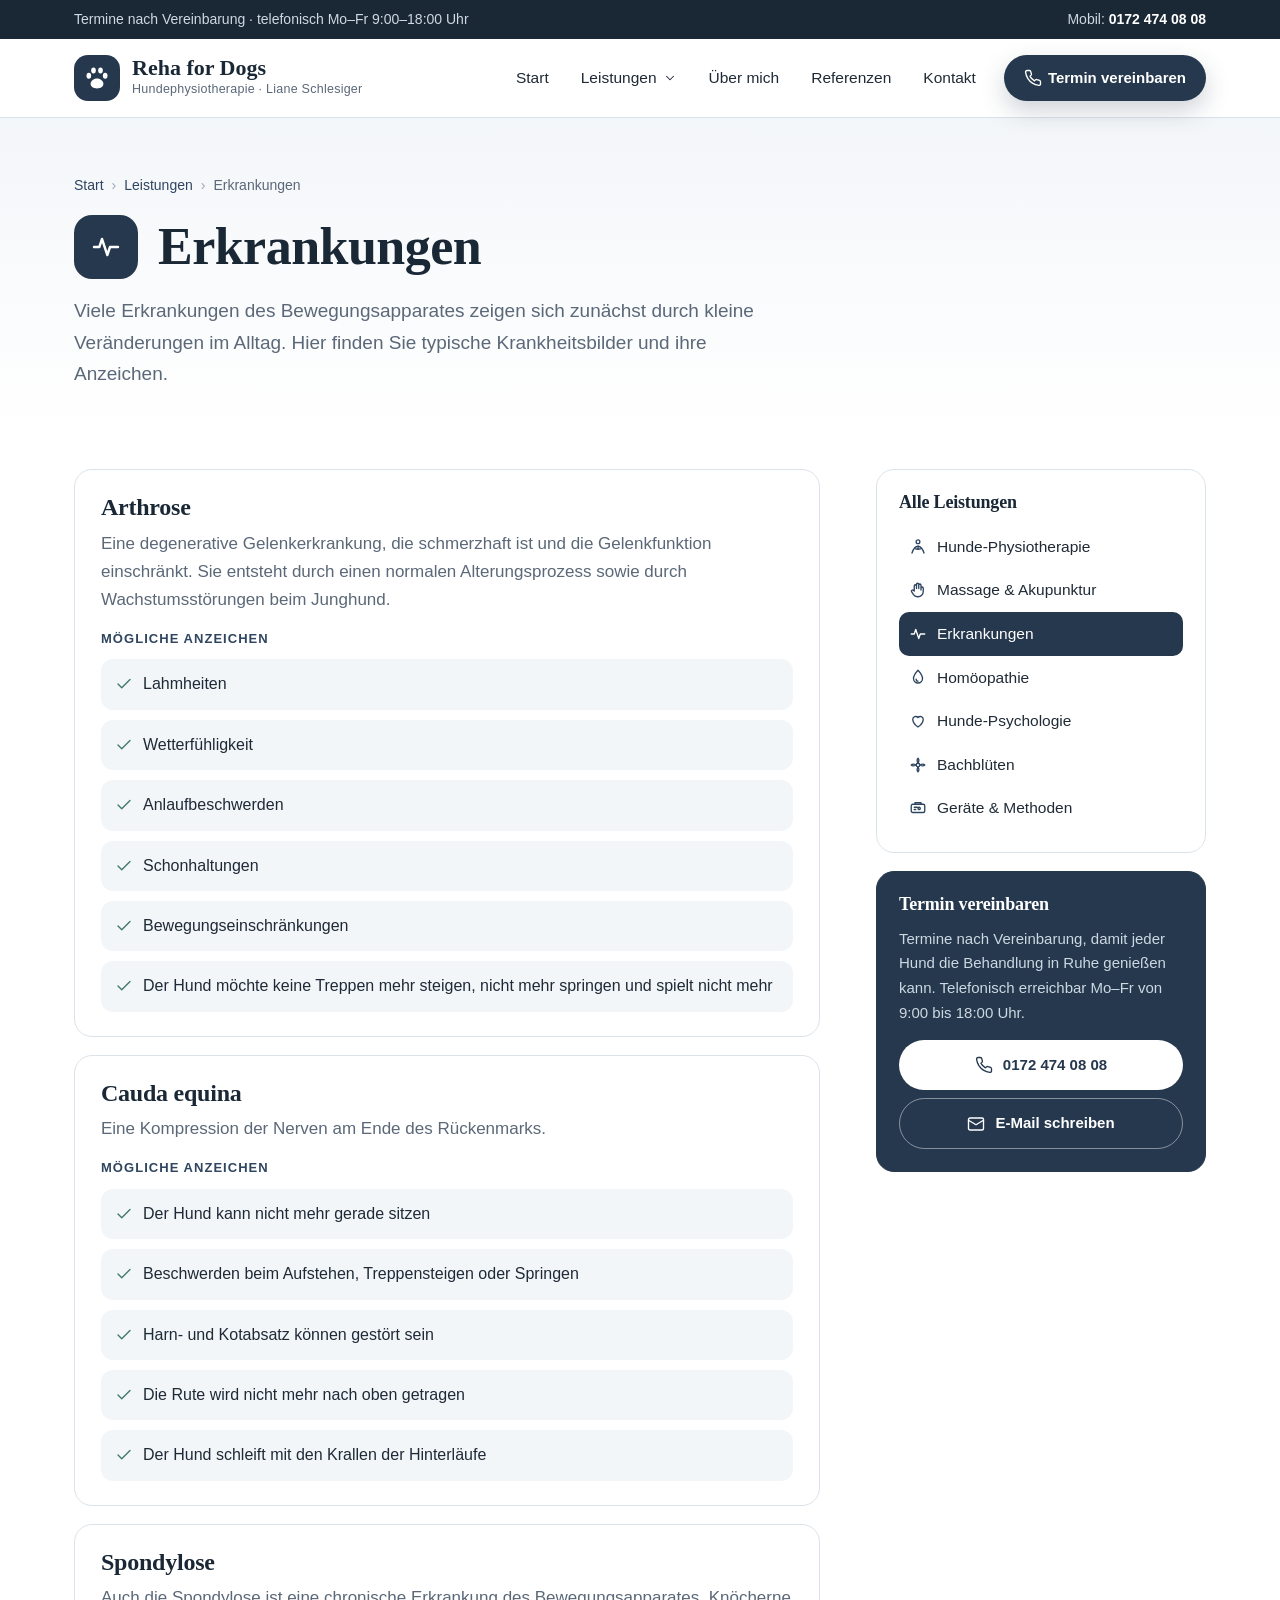
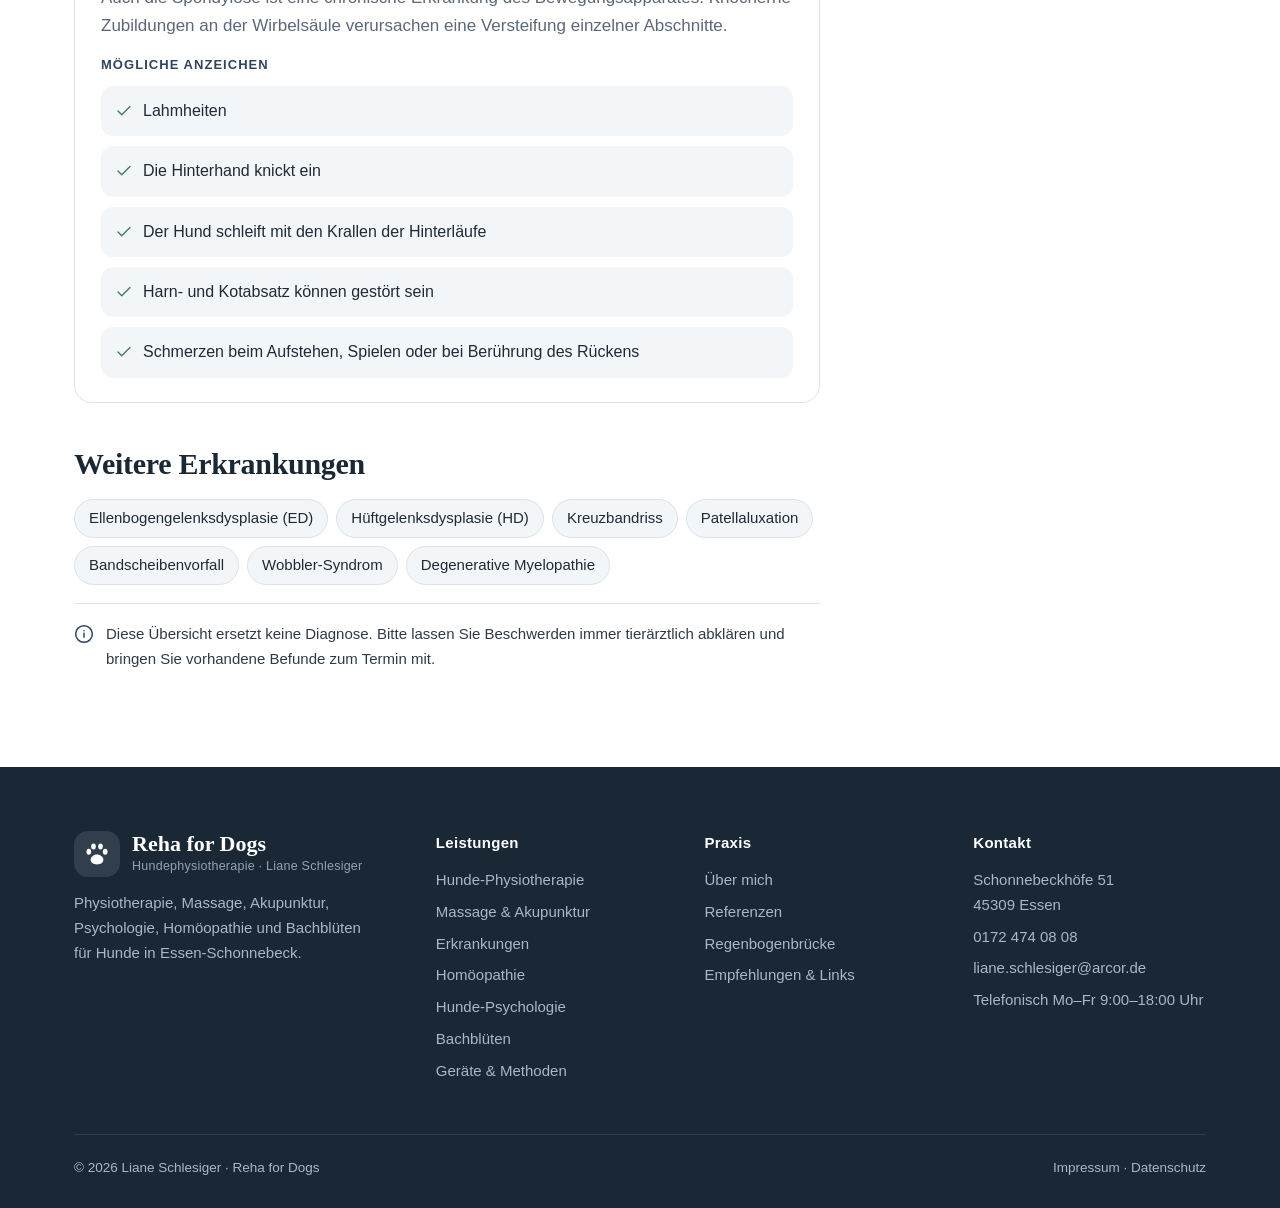
<file: public/erkrankungen.html>
<!doctype html>
<html lang="de">
<head>
<meta charset="utf-8">
<meta name="viewport" content="width=device-width,initial-scale=1">
<title>Erkrankungen | Reha for Dogs – Liane Schlesiger, Essen</title>
<meta name="description" content="Arthrose, Cauda equina, Spondylose, ED, HD, Kreuzbandriss, Patellaluxation, Bandscheibenvorfall – Erkrankungen, die mit Physiotherapie begleitet werden können.">
<meta name="theme-color" content="#26384d">
<link rel="icon" href="data:image/svg+xml,%3Csvg xmlns='http://www.w3.org/2000/svg' viewBox='0 0 24 24'%3E%3Crect width='24' height='24' rx='6' fill='%2326384d'/%3E%3Cg fill='%23fff' transform='translate(4 4) scale(.66)'%3E%3Cpath d='M12 21c-3 0-5.5-1.6-5.5-4 0-2.3 2.4-4.6 5.5-4.6s5.5 2.3 5.5 4.6c0 2.4-2.5 4-5.5 4z'/%3E%3Cellipse cx='5' cy='10' rx='2' ry='2.6'/%3E%3Cellipse cx='19' cy='10' rx='2' ry='2.6'/%3E%3Cellipse cx='9' cy='5.5' rx='2' ry='2.6'/%3E%3Cellipse cx='15' cy='5.5' rx='2' ry='2.6'/%3E%3C/g%3E%3C/svg%3E">
<link rel="stylesheet" href="assets/style.css">
</head>
<body>
<div class="topbar"><div class="wrap"><span class="weg">Termine nach Vereinbarung · telefonisch Mo–Fr 9:00–18:00 Uhr</span><span>Mobil: <a href="tel:+491724740808">0172 474 08 08</a></span></div></div>
<header class="kopf"><div class="wrap">
  <a class="logo" href="index.html" aria-label="Reha for Dogs – zur Startseite"><span class="zeichen"><svg viewBox="0 0 24 24" fill="currentColor" aria-hidden="true"><path d="M12 21c-3 0-5.5-1.6-5.5-4 0-2.3 2.4-4.6 5.5-4.6s5.5 2.3 5.5 4.6c0 2.4-2.5 4-5.5 4z"/><ellipse cx="5" cy="10" rx="2" ry="2.6"/><ellipse cx="19" cy="10" rx="2" ry="2.6"/><ellipse cx="9" cy="5.5" rx="2" ry="2.6"/><ellipse cx="15" cy="5.5" rx="2" ry="2.6"/></svg></span><span><b>Reha for Dogs</b><small>Hundephysiotherapie · Liane Schlesiger</small></span></a>
  <nav class="haupt" aria-label="Hauptmenü">
    <a href="index.html">Start</a>
    <div class="dd"><button type="button" aria-haspopup="true" aria-expanded="false">Leistungen <svg viewBox="0 0 24 24" fill="none" stroke="currentColor" stroke-width="1.8" stroke-linecap="round" stroke-linejoin="round" aria-hidden="true"><path d="m6 9 6 6 6-6"/></svg></button><div class="dd-menu"><a href="physiotherapie.html"><span class="ic"><svg viewBox="0 0 24 24" fill="none" stroke="currentColor" stroke-width="1.8" stroke-linecap="round" stroke-linejoin="round" aria-hidden="true"><path d="M4 20c2-6 5-9 8-9s6 3 8 9"/><circle cx="12" cy="5" r="2.5"/><path d="M12 11v4M8.5 14.5 12 15l3.5-.5"/></svg></span><span><b>Hunde-Physiotherapie</b><small>Schmerzlinderung, Beweglichkeit und Muskelaufbau </small></span></a><a href="massage.html"><span class="ic"><svg viewBox="0 0 24 24" fill="none" stroke="currentColor" stroke-width="1.8" stroke-linecap="round" stroke-linejoin="round" aria-hidden="true"><path d="M7 11V6.5a1.5 1.5 0 0 1 3 0V10M10 10V4.5a1.5 1.5 0 0 1 3 0V10M13 10V5.5a1.5 1.5 0 0 1 3 0V12M16 9.5a1.5 1.5 0 0 1 3 0V14a7 7 0 0 1-7 7h-1a6 6 0 0 1-5-2.7L3.6 14.6a1.6 1.6 0 0 1 2.5-2L7 13.5V11"/></svg></span><span><b>Massage & Akupunktur</b><small>Gezielte Massagetechniken und Akupunktur gegen Verspannung</small></span></a><a href="erkrankungen.html"><span class="ic"><svg viewBox="0 0 24 24" fill="none" stroke="currentColor" stroke-width="1.8" stroke-linecap="round" stroke-linejoin="round" aria-hidden="true"><path d="M3 12h4l2-6 4 12 2-6h6"/></svg></span><span><b>Erkrankungen</b><small>Arthrose, Cauda equina, Spondylose und weitere Krankheitsb</small></span></a><a href="homoeopathie.html"><span class="ic"><svg viewBox="0 0 24 24" fill="none" stroke="currentColor" stroke-width="1.8" stroke-linecap="round" stroke-linejoin="round" aria-hidden="true"><path d="M12 3s6 6.4 6 11a6 6 0 0 1-12 0c0-4.6 6-11 6-11z"/><path d="M9.5 15a2.5 2.5 0 0 0 2.5 2.5"/></svg></span><span><b>Homöopathie</b><small>Den Hund im Ganzen sehen</small></span></a><a href="psychologie.html"><span class="ic"><svg viewBox="0 0 24 24" fill="none" stroke="currentColor" stroke-width="1.8" stroke-linecap="round" stroke-linejoin="round" aria-hidden="true"><path d="M12 20s-7-4.4-7-10a4 4 0 0 1 7-2.6A4 4 0 0 1 19 10c0 5.6-7 10-7 10z"/></svg></span><span><b>Hunde-Psychologie</b><small>Verhalten verstehen, Zusammenhänge zwischen Verhalten und </small></span></a><a href="bachblueten.html"><span class="ic"><svg viewBox="0 0 24 24" fill="none" stroke="currentColor" stroke-width="1.8" stroke-linecap="round" stroke-linejoin="round" aria-hidden="true"><circle cx="12" cy="12" r="2.4"/><path d="M12 9.6C10.5 6.5 10.8 4 12 3c1.2 1 1.5 3.5 0 6.6zM12 14.4c1.5 3.1 1.2 5.6 0 6.6-1.2-1-1.5-3.5 0-6.6zM9.6 12C6.5 13.5 4 13.2 3 12c1-1.2 3.5-1.5 6.6 0zM14.4 12c3.1-1.5 5.6-1.2 6.6 0-1 1.2-3.5 1.5-6.6 0z"/></svg></span><span><b>Bachblüten</b><small>Eine sanfte Methode bei Angst, Unsicherheit, Stress oder T</small></span></a><a href="geraete.html"><span class="ic"><svg viewBox="0 0 24 24" fill="none" stroke="currentColor" stroke-width="1.8" stroke-linecap="round" stroke-linejoin="round" aria-hidden="true"><rect x="3" y="7" width="18" height="11" rx="2"/><path d="M7 11h4M7 14h2M15 12.5a1.5 1.5 0 1 0 0 .01M8 7V5h8v2"/></svg></span><span><b>Geräte & Methoden</b><small>Stepper, Trampolin, Interferenz- und Low-Level-Lasertherap</small></span></a></div></div>
    <a href="ueber-mich.html">Über mich</a>
    <a href="referenzen.html">Referenzen</a>
    <a href="index.html#kontakt">Kontakt</a>
    <a class="btn btn-p cta" href="tel:+491724740808"><svg viewBox="0 0 24 24" fill="none" stroke="currentColor" stroke-width="1.8" stroke-linecap="round" stroke-linejoin="round" aria-hidden="true"><path d="M22 16.9v3a2 2 0 0 1-2.2 2 19.8 19.8 0 0 1-8.6-3.1 19.5 19.5 0 0 1-6-6A19.8 19.8 0 0 1 2.1 4.2 2 2 0 0 1 4.1 2h3a2 2 0 0 1 2 1.7c.1.9.4 1.8.7 2.7a2 2 0 0 1-.5 2.1L8 9.8a16 16 0 0 0 6 6l1.3-1.3a2 2 0 0 1 2.1-.4c.9.3 1.8.6 2.7.7a2 2 0 0 1 1.7 2z"/></svg>Termin vereinbaren</a>
  </nav>
  <button class="burger" type="button" aria-label="Menü öffnen" aria-expanded="false" onclick="menue()"><svg viewBox="0 0 24 24" fill="none" stroke="currentColor" stroke-width="1.8" stroke-linecap="round" stroke-linejoin="round" aria-hidden="true"><path d="M4 7h16M4 12h16M4 17h16"/></svg></button>
</div></header>
<div class="mobil" id="mobil">
  <a href="index.html"><svg viewBox="0 0 24 24" fill="none" stroke="currentColor" stroke-width="1.8" stroke-linecap="round" stroke-linejoin="round" aria-hidden="true"><path d="M12 21c-3 0-5.5-1.6-5.5-4 0-2.3 2.4-4.6 5.5-4.6s5.5 2.3 5.5 4.6c0 2.4-2.5 4-5.5 4z"/><ellipse cx="5" cy="10" rx="2" ry="2.6"/><ellipse cx="19" cy="10" rx="2" ry="2.6"/><ellipse cx="9" cy="5.5" rx="2" ry="2.6"/><ellipse cx="15" cy="5.5" rx="2" ry="2.6"/></svg>Start</a>
  <div class="gruppe">Leistungen</div>
  <a href="physiotherapie.html"><svg viewBox="0 0 24 24" fill="none" stroke="currentColor" stroke-width="1.8" stroke-linecap="round" stroke-linejoin="round" aria-hidden="true"><path d="M4 20c2-6 5-9 8-9s6 3 8 9"/><circle cx="12" cy="5" r="2.5"/><path d="M12 11v4M8.5 14.5 12 15l3.5-.5"/></svg>Hunde-Physiotherapie</a><a href="massage.html"><svg viewBox="0 0 24 24" fill="none" stroke="currentColor" stroke-width="1.8" stroke-linecap="round" stroke-linejoin="round" aria-hidden="true"><path d="M7 11V6.5a1.5 1.5 0 0 1 3 0V10M10 10V4.5a1.5 1.5 0 0 1 3 0V10M13 10V5.5a1.5 1.5 0 0 1 3 0V12M16 9.5a1.5 1.5 0 0 1 3 0V14a7 7 0 0 1-7 7h-1a6 6 0 0 1-5-2.7L3.6 14.6a1.6 1.6 0 0 1 2.5-2L7 13.5V11"/></svg>Massage & Akupunktur</a><a href="erkrankungen.html"><svg viewBox="0 0 24 24" fill="none" stroke="currentColor" stroke-width="1.8" stroke-linecap="round" stroke-linejoin="round" aria-hidden="true"><path d="M3 12h4l2-6 4 12 2-6h6"/></svg>Erkrankungen</a><a href="homoeopathie.html"><svg viewBox="0 0 24 24" fill="none" stroke="currentColor" stroke-width="1.8" stroke-linecap="round" stroke-linejoin="round" aria-hidden="true"><path d="M12 3s6 6.4 6 11a6 6 0 0 1-12 0c0-4.6 6-11 6-11z"/><path d="M9.5 15a2.5 2.5 0 0 0 2.5 2.5"/></svg>Homöopathie</a><a href="psychologie.html"><svg viewBox="0 0 24 24" fill="none" stroke="currentColor" stroke-width="1.8" stroke-linecap="round" stroke-linejoin="round" aria-hidden="true"><path d="M12 20s-7-4.4-7-10a4 4 0 0 1 7-2.6A4 4 0 0 1 19 10c0 5.6-7 10-7 10z"/></svg>Hunde-Psychologie</a><a href="bachblueten.html"><svg viewBox="0 0 24 24" fill="none" stroke="currentColor" stroke-width="1.8" stroke-linecap="round" stroke-linejoin="round" aria-hidden="true"><circle cx="12" cy="12" r="2.4"/><path d="M12 9.6C10.5 6.5 10.8 4 12 3c1.2 1 1.5 3.5 0 6.6zM12 14.4c1.5 3.1 1.2 5.6 0 6.6-1.2-1-1.5-3.5 0-6.6zM9.6 12C6.5 13.5 4 13.2 3 12c1-1.2 3.5-1.5 6.6 0zM14.4 12c3.1-1.5 5.6-1.2 6.6 0-1 1.2-3.5 1.5-6.6 0z"/></svg>Bachblüten</a><a href="geraete.html"><svg viewBox="0 0 24 24" fill="none" stroke="currentColor" stroke-width="1.8" stroke-linecap="round" stroke-linejoin="round" aria-hidden="true"><rect x="3" y="7" width="18" height="11" rx="2"/><path d="M7 11h4M7 14h2M15 12.5a1.5 1.5 0 1 0 0 .01M8 7V5h8v2"/></svg>Geräte & Methoden</a>
  <div class="gruppe">Praxis</div>
  <a href="ueber-mich.html"><svg viewBox="0 0 24 24" fill="none" stroke="currentColor" stroke-width="1.8" stroke-linecap="round" stroke-linejoin="round" aria-hidden="true"><circle cx="12" cy="8" r="4"/><path d="M4 21a8 8 0 0 1 16 0"/></svg>Über mich</a>
  <a href="referenzen.html"><svg viewBox="0 0 24 24" fill="none" stroke="currentColor" stroke-width="1.8" stroke-linecap="round" stroke-linejoin="round" aria-hidden="true"><path d="m12 3 2.7 5.6 6.1.9-4.4 4.3 1 6.1L12 17l-5.4 2.9 1-6.1-4.4-4.3 6.1-.9z"/></svg>Referenzen</a>
  <a href="regenbogenbruecke.html"><svg viewBox="0 0 24 24" fill="none" stroke="currentColor" stroke-width="1.8" stroke-linecap="round" stroke-linejoin="round" aria-hidden="true"><path d="M3 17a9 9 0 0 1 18 0M6.5 17a5.5 5.5 0 0 1 11 0M10 17a2 2 0 0 1 4 0"/></svg>Regenbogenbrücke</a>
  <a href="index.html#kontakt"><svg viewBox="0 0 24 24" fill="none" stroke="currentColor" stroke-width="1.8" stroke-linecap="round" stroke-linejoin="round" aria-hidden="true"><path d="M20 10c0 6-8 12-8 12s-8-6-8-12a8 8 0 0 1 16 0z"/><circle cx="12" cy="10" r="3"/></svg>Kontakt & Anfahrt</a>
  <a class="btn btn-p" href="tel:+491724740808"><svg viewBox="0 0 24 24" fill="none" stroke="currentColor" stroke-width="1.8" stroke-linecap="round" stroke-linejoin="round" aria-hidden="true"><path d="M22 16.9v3a2 2 0 0 1-2.2 2 19.8 19.8 0 0 1-8.6-3.1 19.5 19.5 0 0 1-6-6A19.8 19.8 0 0 1 2.1 4.2 2 2 0 0 1 4.1 2h3a2 2 0 0 1 2 1.7c.1.9.4 1.8.7 2.7a2 2 0 0 1-.5 2.1L8 9.8a16 16 0 0 0 6 6l1.3-1.3a2 2 0 0 1 2.1-.4c.9.3 1.8.6 2.7.7a2 2 0 0 1 1.7 2z"/></svg>0172 474 08 08 anrufen</a>
</div>
<main>
<section class="seitenkopf" style="padding-bottom:40px"><div class="wrap">
  <ol class="krumen"><li><a href="index.html">Start</a></li><li><a href="index.html#leistungen">Leistungen</a></li><li>Erkrankungen</li></ol>
  <div class="titel"><span class="ic"><svg viewBox="0 0 24 24" fill="none" stroke="currentColor" stroke-width="1.8" stroke-linecap="round" stroke-linejoin="round" aria-hidden="true"><path d="M3 12h4l2-6 4 12 2-6h6"/></svg></span><h1>Erkrankungen</h1></div>
  <p class="lead">Viele Erkrankungen des Bewegungsapparates zeigen sich zunächst durch kleine Veränderungen im Alltag. Hier finden Sie typische Krankheitsbilder und ihre Anzeichen.</p>
</div></section><section class="inhalt"><div class="wrap"><div class="text">
<div class="erk"><h3>Arthrose</h3><p>Eine degenerative Gelenkerkrankung, die schmerzhaft ist und die Gelenkfunktion einschränkt. Sie entsteht durch einen normalen Alterungsprozess sowie durch Wachstumsstörungen beim Junghund.</p><div class="zeichen">Mögliche Anzeichen</div><ul class="liste eins"><li><svg viewBox="0 0 24 24" fill="none" stroke="currentColor" stroke-width="1.8" stroke-linecap="round" stroke-linejoin="round" aria-hidden="true"><path d="M20 6 9 17l-5-5"/></svg><span>Lahmheiten</span></li><li><svg viewBox="0 0 24 24" fill="none" stroke="currentColor" stroke-width="1.8" stroke-linecap="round" stroke-linejoin="round" aria-hidden="true"><path d="M20 6 9 17l-5-5"/></svg><span>Wetterfühligkeit</span></li><li><svg viewBox="0 0 24 24" fill="none" stroke="currentColor" stroke-width="1.8" stroke-linecap="round" stroke-linejoin="round" aria-hidden="true"><path d="M20 6 9 17l-5-5"/></svg><span>Anlaufbeschwerden</span></li><li><svg viewBox="0 0 24 24" fill="none" stroke="currentColor" stroke-width="1.8" stroke-linecap="round" stroke-linejoin="round" aria-hidden="true"><path d="M20 6 9 17l-5-5"/></svg><span>Schonhaltungen</span></li><li><svg viewBox="0 0 24 24" fill="none" stroke="currentColor" stroke-width="1.8" stroke-linecap="round" stroke-linejoin="round" aria-hidden="true"><path d="M20 6 9 17l-5-5"/></svg><span>Bewegungseinschränkungen</span></li><li><svg viewBox="0 0 24 24" fill="none" stroke="currentColor" stroke-width="1.8" stroke-linecap="round" stroke-linejoin="round" aria-hidden="true"><path d="M20 6 9 17l-5-5"/></svg><span>Der Hund möchte keine Treppen mehr steigen, nicht mehr springen und spielt nicht mehr</span></li></ul></div><div class="erk"><h3>Cauda equina</h3><p>Eine Kompression der Nerven am Ende des Rückenmarks.</p><div class="zeichen">Mögliche Anzeichen</div><ul class="liste eins"><li><svg viewBox="0 0 24 24" fill="none" stroke="currentColor" stroke-width="1.8" stroke-linecap="round" stroke-linejoin="round" aria-hidden="true"><path d="M20 6 9 17l-5-5"/></svg><span>Der Hund kann nicht mehr gerade sitzen</span></li><li><svg viewBox="0 0 24 24" fill="none" stroke="currentColor" stroke-width="1.8" stroke-linecap="round" stroke-linejoin="round" aria-hidden="true"><path d="M20 6 9 17l-5-5"/></svg><span>Beschwerden beim Aufstehen, Treppensteigen oder Springen</span></li><li><svg viewBox="0 0 24 24" fill="none" stroke="currentColor" stroke-width="1.8" stroke-linecap="round" stroke-linejoin="round" aria-hidden="true"><path d="M20 6 9 17l-5-5"/></svg><span>Harn- und Kotabsatz können gestört sein</span></li><li><svg viewBox="0 0 24 24" fill="none" stroke="currentColor" stroke-width="1.8" stroke-linecap="round" stroke-linejoin="round" aria-hidden="true"><path d="M20 6 9 17l-5-5"/></svg><span>Die Rute wird nicht mehr nach oben getragen</span></li><li><svg viewBox="0 0 24 24" fill="none" stroke="currentColor" stroke-width="1.8" stroke-linecap="round" stroke-linejoin="round" aria-hidden="true"><path d="M20 6 9 17l-5-5"/></svg><span>Der Hund schleift mit den Krallen der Hinterläufe</span></li></ul></div><div class="erk"><h3>Spondylose</h3><p>Auch die Spondylose ist eine chronische Erkrankung des Bewegungsapparates. Knöcherne Zubildungen an der Wirbelsäule verursachen eine Versteifung einzelner Abschnitte.</p><div class="zeichen">Mögliche Anzeichen</div><ul class="liste eins"><li><svg viewBox="0 0 24 24" fill="none" stroke="currentColor" stroke-width="1.8" stroke-linecap="round" stroke-linejoin="round" aria-hidden="true"><path d="M20 6 9 17l-5-5"/></svg><span>Lahmheiten</span></li><li><svg viewBox="0 0 24 24" fill="none" stroke="currentColor" stroke-width="1.8" stroke-linecap="round" stroke-linejoin="round" aria-hidden="true"><path d="M20 6 9 17l-5-5"/></svg><span>Die Hinterhand knickt ein</span></li><li><svg viewBox="0 0 24 24" fill="none" stroke="currentColor" stroke-width="1.8" stroke-linecap="round" stroke-linejoin="round" aria-hidden="true"><path d="M20 6 9 17l-5-5"/></svg><span>Der Hund schleift mit den Krallen der Hinterläufe</span></li><li><svg viewBox="0 0 24 24" fill="none" stroke="currentColor" stroke-width="1.8" stroke-linecap="round" stroke-linejoin="round" aria-hidden="true"><path d="M20 6 9 17l-5-5"/></svg><span>Harn- und Kotabsatz können gestört sein</span></li><li><svg viewBox="0 0 24 24" fill="none" stroke="currentColor" stroke-width="1.8" stroke-linecap="round" stroke-linejoin="round" aria-hidden="true"><path d="M20 6 9 17l-5-5"/></svg><span>Schmerzen beim Aufstehen, Spielen oder bei Berührung des Rückens</span></li></ul></div>
<h2>Weitere Erkrankungen</h2>
<ul class="chips"><li>Ellenbogengelenksdysplasie (ED)</li><li>Hüftgelenksdysplasie (HD)</li><li>Kreuzbandriss</li><li>Patellaluxation</li><li>Bandscheibenvorfall</li><li>Wobbler-Syndrom</li><li>Degenerative Myelopathie</li></ul>
<p class="anmerkung"><svg viewBox="0 0 24 24" fill="none" stroke="currentColor" stroke-width="1.8" stroke-linecap="round" stroke-linejoin="round" aria-hidden="true"><circle cx="12" cy="12" r="10"/><path d="M12 16v-5M12 8h.01"/></svg><span>Diese Übersicht ersetzt keine Diagnose. Bitte lassen Sie Beschwerden immer tierärztlich abklären und bringen Sie vorhandene Befunde zum Termin mit.</span></p></div><aside class="seite">
  <div class="karte"><h3>Alle Leistungen</h3><nav aria-label="Leistungen"><a href="physiotherapie.html"><svg viewBox="0 0 24 24" fill="none" stroke="currentColor" stroke-width="1.8" stroke-linecap="round" stroke-linejoin="round" aria-hidden="true"><path d="M4 20c2-6 5-9 8-9s6 3 8 9"/><circle cx="12" cy="5" r="2.5"/><path d="M12 11v4M8.5 14.5 12 15l3.5-.5"/></svg>Hunde-Physiotherapie</a><a href="massage.html"><svg viewBox="0 0 24 24" fill="none" stroke="currentColor" stroke-width="1.8" stroke-linecap="round" stroke-linejoin="round" aria-hidden="true"><path d="M7 11V6.5a1.5 1.5 0 0 1 3 0V10M10 10V4.5a1.5 1.5 0 0 1 3 0V10M13 10V5.5a1.5 1.5 0 0 1 3 0V12M16 9.5a1.5 1.5 0 0 1 3 0V14a7 7 0 0 1-7 7h-1a6 6 0 0 1-5-2.7L3.6 14.6a1.6 1.6 0 0 1 2.5-2L7 13.5V11"/></svg>Massage & Akupunktur</a><a href="erkrankungen.html" class="aktiv"><svg viewBox="0 0 24 24" fill="none" stroke="currentColor" stroke-width="1.8" stroke-linecap="round" stroke-linejoin="round" aria-hidden="true"><path d="M3 12h4l2-6 4 12 2-6h6"/></svg>Erkrankungen</a><a href="homoeopathie.html"><svg viewBox="0 0 24 24" fill="none" stroke="currentColor" stroke-width="1.8" stroke-linecap="round" stroke-linejoin="round" aria-hidden="true"><path d="M12 3s6 6.4 6 11a6 6 0 0 1-12 0c0-4.6 6-11 6-11z"/><path d="M9.5 15a2.5 2.5 0 0 0 2.5 2.5"/></svg>Homöopathie</a><a href="psychologie.html"><svg viewBox="0 0 24 24" fill="none" stroke="currentColor" stroke-width="1.8" stroke-linecap="round" stroke-linejoin="round" aria-hidden="true"><path d="M12 20s-7-4.4-7-10a4 4 0 0 1 7-2.6A4 4 0 0 1 19 10c0 5.6-7 10-7 10z"/></svg>Hunde-Psychologie</a><a href="bachblueten.html"><svg viewBox="0 0 24 24" fill="none" stroke="currentColor" stroke-width="1.8" stroke-linecap="round" stroke-linejoin="round" aria-hidden="true"><circle cx="12" cy="12" r="2.4"/><path d="M12 9.6C10.5 6.5 10.8 4 12 3c1.2 1 1.5 3.5 0 6.6zM12 14.4c1.5 3.1 1.2 5.6 0 6.6-1.2-1-1.5-3.5 0-6.6zM9.6 12C6.5 13.5 4 13.2 3 12c1-1.2 3.5-1.5 6.6 0zM14.4 12c3.1-1.5 5.6-1.2 6.6 0-1 1.2-3.5 1.5-6.6 0z"/></svg>Bachblüten</a><a href="geraete.html"><svg viewBox="0 0 24 24" fill="none" stroke="currentColor" stroke-width="1.8" stroke-linecap="round" stroke-linejoin="round" aria-hidden="true"><rect x="3" y="7" width="18" height="11" rx="2"/><path d="M7 11h4M7 14h2M15 12.5a1.5 1.5 0 1 0 0 .01M8 7V5h8v2"/></svg>Geräte & Methoden</a></nav></div>
  <div class="karte dunkel"><h3>Termin vereinbaren</h3><p>Termine nach Vereinbarung, damit jeder Hund die Behandlung in Ruhe genießen kann. Telefonisch erreichbar Mo–Fr von 9:00 bis 18:00 Uhr.</p>
    <a class="btn btn-w" href="tel:+491724740808"><svg viewBox="0 0 24 24" fill="none" stroke="currentColor" stroke-width="1.8" stroke-linecap="round" stroke-linejoin="round" aria-hidden="true"><path d="M22 16.9v3a2 2 0 0 1-2.2 2 19.8 19.8 0 0 1-8.6-3.1 19.5 19.5 0 0 1-6-6A19.8 19.8 0 0 1 2.1 4.2 2 2 0 0 1 4.1 2h3a2 2 0 0 1 2 1.7c.1.9.4 1.8.7 2.7a2 2 0 0 1-.5 2.1L8 9.8a16 16 0 0 0 6 6l1.3-1.3a2 2 0 0 1 2.1-.4c.9.3 1.8.6 2.7.7a2 2 0 0 1 1.7 2z"/></svg>0172 474 08 08</a><a class="btn btn-g" href="mailto:liane.schlesiger@arcor.de"><svg viewBox="0 0 24 24" fill="none" stroke="currentColor" stroke-width="1.8" stroke-linecap="round" stroke-linejoin="round" aria-hidden="true"><rect x="2" y="4" width="20" height="16" rx="2"/><path d="m22 7-10 6L2 7"/></svg>E-Mail schreiben</a></div>
</aside></div></section></main>
<footer><div class="wrap">
  <div class="raster">
    <div><a class="logo" href="index.html"><span class="zeichen"><svg viewBox="0 0 24 24" fill="currentColor" aria-hidden="true"><path d="M12 21c-3 0-5.5-1.6-5.5-4 0-2.3 2.4-4.6 5.5-4.6s5.5 2.3 5.5 4.6c0 2.4-2.5 4-5.5 4z"/><ellipse cx="5" cy="10" rx="2" ry="2.6"/><ellipse cx="19" cy="10" rx="2" ry="2.6"/><ellipse cx="9" cy="5.5" rx="2" ry="2.6"/><ellipse cx="15" cy="5.5" rx="2" ry="2.6"/></svg></span><span><b>Reha for Dogs</b><small>Hundephysiotherapie · Liane Schlesiger</small></span></a>
      <p>Physiotherapie, Massage, Akupunktur, Psychologie, Homöopathie und Bachblüten für Hunde in Essen-Schonnebeck.</p></div>
    <div><h4>Leistungen</h4><ul><li><a href="physiotherapie.html">Hunde-Physiotherapie</a></li><li><a href="massage.html">Massage & Akupunktur</a></li><li><a href="erkrankungen.html">Erkrankungen</a></li><li><a href="homoeopathie.html">Homöopathie</a></li><li><a href="psychologie.html">Hunde-Psychologie</a></li><li><a href="bachblueten.html">Bachblüten</a></li><li><a href="geraete.html">Geräte & Methoden</a></li></ul></div>
    <div><h4>Praxis</h4><ul><li><a href="ueber-mich.html">Über mich</a></li><li><a href="referenzen.html">Referenzen</a></li><li><a href="regenbogenbruecke.html">Regenbogenbrücke</a></li><li><a href="links.html">Empfehlungen & Links</a></li></ul></div>
    <div><h4>Kontakt</h4><ul><li>Schonnebeckhöfe 51<br>45309 Essen</li><li><a href="tel:+491724740808">0172 474 08 08</a></li><li><a href="mailto:liane.schlesiger@arcor.de">liane.schlesiger@arcor.de</a></li><li>Telefonisch Mo–Fr 9:00–18:00 Uhr</li></ul></div>
  </div>
  <div class="unten"><span>© <span id="jahr">2026</span> Liane Schlesiger · Reha for Dogs</span><span><a href="impressum.html">Impressum</a> · <a href="datenschutz.html">Datenschutz</a></span></div>
</div></footer>
<nav class="aktion" aria-label="Schnellkontakt"><a href="tel:+491724740808"><svg viewBox="0 0 24 24" fill="none" stroke="currentColor" stroke-width="1.8" stroke-linecap="round" stroke-linejoin="round" aria-hidden="true"><path d="M22 16.9v3a2 2 0 0 1-2.2 2 19.8 19.8 0 0 1-8.6-3.1 19.5 19.5 0 0 1-6-6A19.8 19.8 0 0 1 2.1 4.2 2 2 0 0 1 4.1 2h3a2 2 0 0 1 2 1.7c.1.9.4 1.8.7 2.7a2 2 0 0 1-.5 2.1L8 9.8a16 16 0 0 0 6 6l1.3-1.3a2 2 0 0 1 2.1-.4c.9.3 1.8.6 2.7.7a2 2 0 0 1 1.7 2z"/></svg>Anrufen</a><a href="https://www.google.com/maps/dir/?api=1&destination=Schonnebeckh%C3%B6fe+51%2C+45309+Essen" target="_blank" rel="noopener"><svg viewBox="0 0 24 24" fill="none" stroke="currentColor" stroke-width="1.8" stroke-linecap="round" stroke-linejoin="round" aria-hidden="true"><path d="M20 10c0 6-8 12-8 12s-8-6-8-12a8 8 0 0 1 16 0z"/><circle cx="12" cy="10" r="3"/></svg>Route</a></nav>
<script src="assets/main.js"></script>
</body>
</html>
</file>
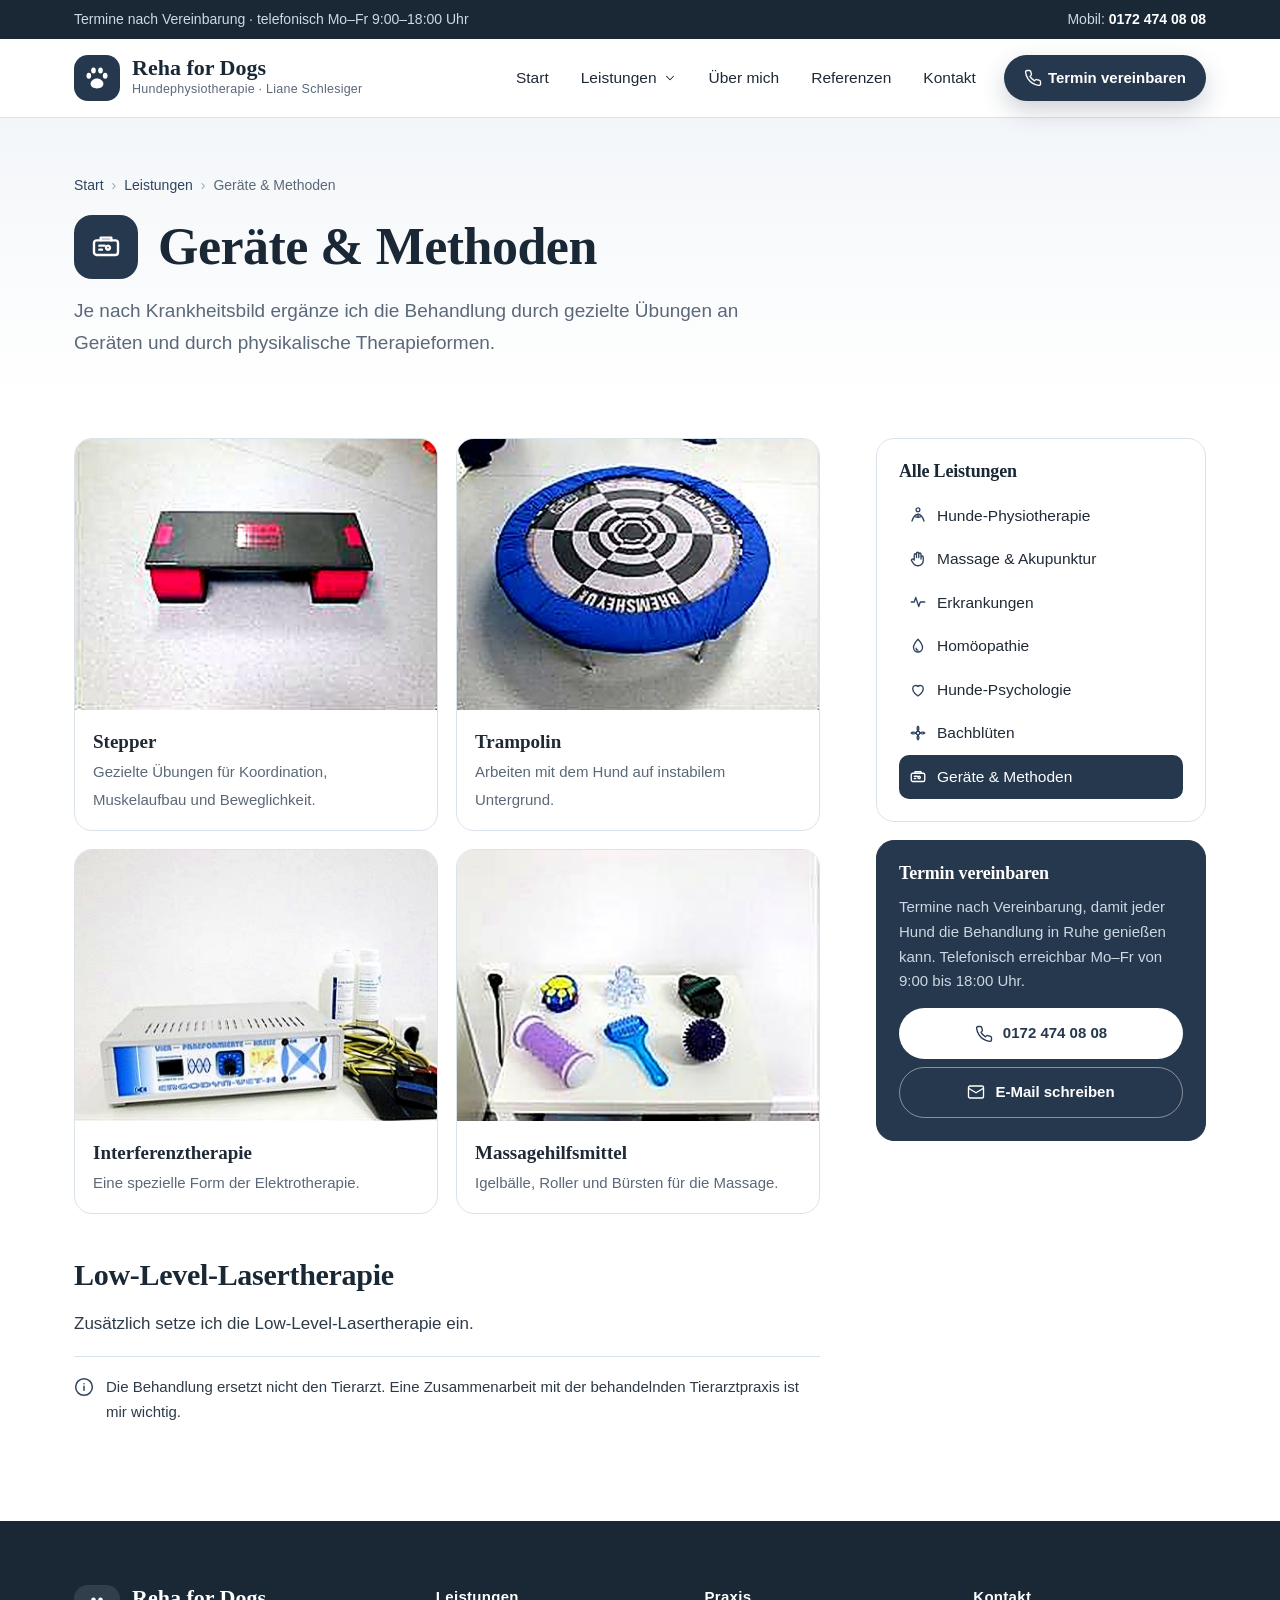
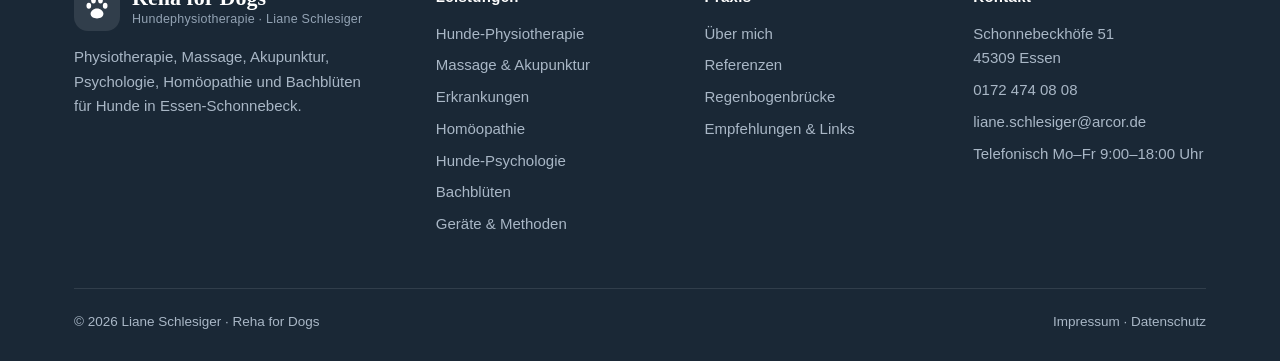
<file: public/geraete.html>
<!doctype html>
<html lang="de">
<head>
<meta charset="utf-8">
<meta name="viewport" content="width=device-width,initial-scale=1">
<title>Geräte & Methoden | Reha for Dogs – Liane Schlesiger, Essen</title>
<meta name="description" content="Geräte in der Hundephysiotherapie: Stepper, Trampolin, Interferenztherapie und Low-Level-Lasertherapie.">
<meta name="theme-color" content="#26384d">
<link rel="icon" href="data:image/svg+xml,%3Csvg xmlns='http://www.w3.org/2000/svg' viewBox='0 0 24 24'%3E%3Crect width='24' height='24' rx='6' fill='%2326384d'/%3E%3Cg fill='%23fff' transform='translate(4 4) scale(.66)'%3E%3Cpath d='M12 21c-3 0-5.5-1.6-5.5-4 0-2.3 2.4-4.6 5.5-4.6s5.5 2.3 5.5 4.6c0 2.4-2.5 4-5.5 4z'/%3E%3Cellipse cx='5' cy='10' rx='2' ry='2.6'/%3E%3Cellipse cx='19' cy='10' rx='2' ry='2.6'/%3E%3Cellipse cx='9' cy='5.5' rx='2' ry='2.6'/%3E%3Cellipse cx='15' cy='5.5' rx='2' ry='2.6'/%3E%3C/g%3E%3C/svg%3E">
<link rel="stylesheet" href="assets/style.css">
</head>
<body>
<div class="topbar"><div class="wrap"><span class="weg">Termine nach Vereinbarung · telefonisch Mo–Fr 9:00–18:00 Uhr</span><span>Mobil: <a href="tel:+491724740808">0172 474 08 08</a></span></div></div>
<header class="kopf"><div class="wrap">
  <a class="logo" href="index.html" aria-label="Reha for Dogs – zur Startseite"><span class="zeichen"><svg viewBox="0 0 24 24" fill="currentColor" aria-hidden="true"><path d="M12 21c-3 0-5.5-1.6-5.5-4 0-2.3 2.4-4.6 5.5-4.6s5.5 2.3 5.5 4.6c0 2.4-2.5 4-5.5 4z"/><ellipse cx="5" cy="10" rx="2" ry="2.6"/><ellipse cx="19" cy="10" rx="2" ry="2.6"/><ellipse cx="9" cy="5.5" rx="2" ry="2.6"/><ellipse cx="15" cy="5.5" rx="2" ry="2.6"/></svg></span><span><b>Reha for Dogs</b><small>Hundephysiotherapie · Liane Schlesiger</small></span></a>
  <nav class="haupt" aria-label="Hauptmenü">
    <a href="index.html">Start</a>
    <div class="dd"><button type="button" aria-haspopup="true" aria-expanded="false">Leistungen <svg viewBox="0 0 24 24" fill="none" stroke="currentColor" stroke-width="1.8" stroke-linecap="round" stroke-linejoin="round" aria-hidden="true"><path d="m6 9 6 6 6-6"/></svg></button><div class="dd-menu"><a href="physiotherapie.html"><span class="ic"><svg viewBox="0 0 24 24" fill="none" stroke="currentColor" stroke-width="1.8" stroke-linecap="round" stroke-linejoin="round" aria-hidden="true"><path d="M4 20c2-6 5-9 8-9s6 3 8 9"/><circle cx="12" cy="5" r="2.5"/><path d="M12 11v4M8.5 14.5 12 15l3.5-.5"/></svg></span><span><b>Hunde-Physiotherapie</b><small>Schmerzlinderung, Beweglichkeit und Muskelaufbau </small></span></a><a href="massage.html"><span class="ic"><svg viewBox="0 0 24 24" fill="none" stroke="currentColor" stroke-width="1.8" stroke-linecap="round" stroke-linejoin="round" aria-hidden="true"><path d="M7 11V6.5a1.5 1.5 0 0 1 3 0V10M10 10V4.5a1.5 1.5 0 0 1 3 0V10M13 10V5.5a1.5 1.5 0 0 1 3 0V12M16 9.5a1.5 1.5 0 0 1 3 0V14a7 7 0 0 1-7 7h-1a6 6 0 0 1-5-2.7L3.6 14.6a1.6 1.6 0 0 1 2.5-2L7 13.5V11"/></svg></span><span><b>Massage & Akupunktur</b><small>Gezielte Massagetechniken und Akupunktur gegen Verspannung</small></span></a><a href="erkrankungen.html"><span class="ic"><svg viewBox="0 0 24 24" fill="none" stroke="currentColor" stroke-width="1.8" stroke-linecap="round" stroke-linejoin="round" aria-hidden="true"><path d="M3 12h4l2-6 4 12 2-6h6"/></svg></span><span><b>Erkrankungen</b><small>Arthrose, Cauda equina, Spondylose und weitere Krankheitsb</small></span></a><a href="homoeopathie.html"><span class="ic"><svg viewBox="0 0 24 24" fill="none" stroke="currentColor" stroke-width="1.8" stroke-linecap="round" stroke-linejoin="round" aria-hidden="true"><path d="M12 3s6 6.4 6 11a6 6 0 0 1-12 0c0-4.6 6-11 6-11z"/><path d="M9.5 15a2.5 2.5 0 0 0 2.5 2.5"/></svg></span><span><b>Homöopathie</b><small>Den Hund im Ganzen sehen</small></span></a><a href="psychologie.html"><span class="ic"><svg viewBox="0 0 24 24" fill="none" stroke="currentColor" stroke-width="1.8" stroke-linecap="round" stroke-linejoin="round" aria-hidden="true"><path d="M12 20s-7-4.4-7-10a4 4 0 0 1 7-2.6A4 4 0 0 1 19 10c0 5.6-7 10-7 10z"/></svg></span><span><b>Hunde-Psychologie</b><small>Verhalten verstehen, Zusammenhänge zwischen Verhalten und </small></span></a><a href="bachblueten.html"><span class="ic"><svg viewBox="0 0 24 24" fill="none" stroke="currentColor" stroke-width="1.8" stroke-linecap="round" stroke-linejoin="round" aria-hidden="true"><circle cx="12" cy="12" r="2.4"/><path d="M12 9.6C10.5 6.5 10.8 4 12 3c1.2 1 1.5 3.5 0 6.6zM12 14.4c1.5 3.1 1.2 5.6 0 6.6-1.2-1-1.5-3.5 0-6.6zM9.6 12C6.5 13.5 4 13.2 3 12c1-1.2 3.5-1.5 6.6 0zM14.4 12c3.1-1.5 5.6-1.2 6.6 0-1 1.2-3.5 1.5-6.6 0z"/></svg></span><span><b>Bachblüten</b><small>Eine sanfte Methode bei Angst, Unsicherheit, Stress oder T</small></span></a><a href="geraete.html"><span class="ic"><svg viewBox="0 0 24 24" fill="none" stroke="currentColor" stroke-width="1.8" stroke-linecap="round" stroke-linejoin="round" aria-hidden="true"><rect x="3" y="7" width="18" height="11" rx="2"/><path d="M7 11h4M7 14h2M15 12.5a1.5 1.5 0 1 0 0 .01M8 7V5h8v2"/></svg></span><span><b>Geräte & Methoden</b><small>Stepper, Trampolin, Interferenz- und Low-Level-Lasertherap</small></span></a></div></div>
    <a href="ueber-mich.html">Über mich</a>
    <a href="referenzen.html">Referenzen</a>
    <a href="index.html#kontakt">Kontakt</a>
    <a class="btn btn-p cta" href="tel:+491724740808"><svg viewBox="0 0 24 24" fill="none" stroke="currentColor" stroke-width="1.8" stroke-linecap="round" stroke-linejoin="round" aria-hidden="true"><path d="M22 16.9v3a2 2 0 0 1-2.2 2 19.8 19.8 0 0 1-8.6-3.1 19.5 19.5 0 0 1-6-6A19.8 19.8 0 0 1 2.1 4.2 2 2 0 0 1 4.1 2h3a2 2 0 0 1 2 1.7c.1.9.4 1.8.7 2.7a2 2 0 0 1-.5 2.1L8 9.8a16 16 0 0 0 6 6l1.3-1.3a2 2 0 0 1 2.1-.4c.9.3 1.8.6 2.7.7a2 2 0 0 1 1.7 2z"/></svg>Termin vereinbaren</a>
  </nav>
  <button class="burger" type="button" aria-label="Menü öffnen" aria-expanded="false" onclick="menue()"><svg viewBox="0 0 24 24" fill="none" stroke="currentColor" stroke-width="1.8" stroke-linecap="round" stroke-linejoin="round" aria-hidden="true"><path d="M4 7h16M4 12h16M4 17h16"/></svg></button>
</div></header>
<div class="mobil" id="mobil">
  <a href="index.html"><svg viewBox="0 0 24 24" fill="none" stroke="currentColor" stroke-width="1.8" stroke-linecap="round" stroke-linejoin="round" aria-hidden="true"><path d="M12 21c-3 0-5.5-1.6-5.5-4 0-2.3 2.4-4.6 5.5-4.6s5.5 2.3 5.5 4.6c0 2.4-2.5 4-5.5 4z"/><ellipse cx="5" cy="10" rx="2" ry="2.6"/><ellipse cx="19" cy="10" rx="2" ry="2.6"/><ellipse cx="9" cy="5.5" rx="2" ry="2.6"/><ellipse cx="15" cy="5.5" rx="2" ry="2.6"/></svg>Start</a>
  <div class="gruppe">Leistungen</div>
  <a href="physiotherapie.html"><svg viewBox="0 0 24 24" fill="none" stroke="currentColor" stroke-width="1.8" stroke-linecap="round" stroke-linejoin="round" aria-hidden="true"><path d="M4 20c2-6 5-9 8-9s6 3 8 9"/><circle cx="12" cy="5" r="2.5"/><path d="M12 11v4M8.5 14.5 12 15l3.5-.5"/></svg>Hunde-Physiotherapie</a><a href="massage.html"><svg viewBox="0 0 24 24" fill="none" stroke="currentColor" stroke-width="1.8" stroke-linecap="round" stroke-linejoin="round" aria-hidden="true"><path d="M7 11V6.5a1.5 1.5 0 0 1 3 0V10M10 10V4.5a1.5 1.5 0 0 1 3 0V10M13 10V5.5a1.5 1.5 0 0 1 3 0V12M16 9.5a1.5 1.5 0 0 1 3 0V14a7 7 0 0 1-7 7h-1a6 6 0 0 1-5-2.7L3.6 14.6a1.6 1.6 0 0 1 2.5-2L7 13.5V11"/></svg>Massage & Akupunktur</a><a href="erkrankungen.html"><svg viewBox="0 0 24 24" fill="none" stroke="currentColor" stroke-width="1.8" stroke-linecap="round" stroke-linejoin="round" aria-hidden="true"><path d="M3 12h4l2-6 4 12 2-6h6"/></svg>Erkrankungen</a><a href="homoeopathie.html"><svg viewBox="0 0 24 24" fill="none" stroke="currentColor" stroke-width="1.8" stroke-linecap="round" stroke-linejoin="round" aria-hidden="true"><path d="M12 3s6 6.4 6 11a6 6 0 0 1-12 0c0-4.6 6-11 6-11z"/><path d="M9.5 15a2.5 2.5 0 0 0 2.5 2.5"/></svg>Homöopathie</a><a href="psychologie.html"><svg viewBox="0 0 24 24" fill="none" stroke="currentColor" stroke-width="1.8" stroke-linecap="round" stroke-linejoin="round" aria-hidden="true"><path d="M12 20s-7-4.4-7-10a4 4 0 0 1 7-2.6A4 4 0 0 1 19 10c0 5.6-7 10-7 10z"/></svg>Hunde-Psychologie</a><a href="bachblueten.html"><svg viewBox="0 0 24 24" fill="none" stroke="currentColor" stroke-width="1.8" stroke-linecap="round" stroke-linejoin="round" aria-hidden="true"><circle cx="12" cy="12" r="2.4"/><path d="M12 9.6C10.5 6.5 10.8 4 12 3c1.2 1 1.5 3.5 0 6.6zM12 14.4c1.5 3.1 1.2 5.6 0 6.6-1.2-1-1.5-3.5 0-6.6zM9.6 12C6.5 13.5 4 13.2 3 12c1-1.2 3.5-1.5 6.6 0zM14.4 12c3.1-1.5 5.6-1.2 6.6 0-1 1.2-3.5 1.5-6.6 0z"/></svg>Bachblüten</a><a href="geraete.html"><svg viewBox="0 0 24 24" fill="none" stroke="currentColor" stroke-width="1.8" stroke-linecap="round" stroke-linejoin="round" aria-hidden="true"><rect x="3" y="7" width="18" height="11" rx="2"/><path d="M7 11h4M7 14h2M15 12.5a1.5 1.5 0 1 0 0 .01M8 7V5h8v2"/></svg>Geräte & Methoden</a>
  <div class="gruppe">Praxis</div>
  <a href="ueber-mich.html"><svg viewBox="0 0 24 24" fill="none" stroke="currentColor" stroke-width="1.8" stroke-linecap="round" stroke-linejoin="round" aria-hidden="true"><circle cx="12" cy="8" r="4"/><path d="M4 21a8 8 0 0 1 16 0"/></svg>Über mich</a>
  <a href="referenzen.html"><svg viewBox="0 0 24 24" fill="none" stroke="currentColor" stroke-width="1.8" stroke-linecap="round" stroke-linejoin="round" aria-hidden="true"><path d="m12 3 2.7 5.6 6.1.9-4.4 4.3 1 6.1L12 17l-5.4 2.9 1-6.1-4.4-4.3 6.1-.9z"/></svg>Referenzen</a>
  <a href="regenbogenbruecke.html"><svg viewBox="0 0 24 24" fill="none" stroke="currentColor" stroke-width="1.8" stroke-linecap="round" stroke-linejoin="round" aria-hidden="true"><path d="M3 17a9 9 0 0 1 18 0M6.5 17a5.5 5.5 0 0 1 11 0M10 17a2 2 0 0 1 4 0"/></svg>Regenbogenbrücke</a>
  <a href="index.html#kontakt"><svg viewBox="0 0 24 24" fill="none" stroke="currentColor" stroke-width="1.8" stroke-linecap="round" stroke-linejoin="round" aria-hidden="true"><path d="M20 10c0 6-8 12-8 12s-8-6-8-12a8 8 0 0 1 16 0z"/><circle cx="12" cy="10" r="3"/></svg>Kontakt & Anfahrt</a>
  <a class="btn btn-p" href="tel:+491724740808"><svg viewBox="0 0 24 24" fill="none" stroke="currentColor" stroke-width="1.8" stroke-linecap="round" stroke-linejoin="round" aria-hidden="true"><path d="M22 16.9v3a2 2 0 0 1-2.2 2 19.8 19.8 0 0 1-8.6-3.1 19.5 19.5 0 0 1-6-6A19.8 19.8 0 0 1 2.1 4.2 2 2 0 0 1 4.1 2h3a2 2 0 0 1 2 1.7c.1.9.4 1.8.7 2.7a2 2 0 0 1-.5 2.1L8 9.8a16 16 0 0 0 6 6l1.3-1.3a2 2 0 0 1 2.1-.4c.9.3 1.8.6 2.7.7a2 2 0 0 1 1.7 2z"/></svg>0172 474 08 08 anrufen</a>
</div>
<main>
<section class="seitenkopf" style="padding-bottom:40px"><div class="wrap">
  <ol class="krumen"><li><a href="index.html">Start</a></li><li><a href="index.html#leistungen">Leistungen</a></li><li>Geräte & Methoden</li></ol>
  <div class="titel"><span class="ic"><svg viewBox="0 0 24 24" fill="none" stroke="currentColor" stroke-width="1.8" stroke-linecap="round" stroke-linejoin="round" aria-hidden="true"><rect x="3" y="7" width="18" height="11" rx="2"/><path d="M7 11h4M7 14h2M15 12.5a1.5 1.5 0 1 0 0 .01M8 7V5h8v2"/></svg></span><h1>Geräte & Methoden</h1></div>
  <p class="lead">Je nach Krankheitsbild ergänze ich die Behandlung durch gezielte Übungen an Geräten und durch physikalische Therapieformen.</p>
</div></section><section class="inhalt"><div class="wrap"><div class="text">
<ul class="geraete">
  <li><img src="bilder/stepper.jpg" alt="Stepper" loading="lazy"><div><b>Stepper</b><span>Gezielte Übungen für Koordination, Muskelaufbau und Beweglichkeit.</span></div></li>
  <li><img src="bilder/trampolin.jpg" alt="Trampolin" loading="lazy"><div><b>Trampolin</b><span>Arbeiten mit dem Hund auf instabilem Untergrund.</span></div></li>
  <li><img src="bilder/geraet.jpg" alt="Gerät für die Interferenztherapie" loading="lazy"><div><b>Interferenztherapie</b><span>Eine spezielle Form der Elektrotherapie.</span></div></li>
  <li><img src="bilder/massage.jpg" alt="Massagehilfsmittel" loading="lazy"><div><b>Massagehilfsmittel</b><span>Igelbälle, Roller und Bürsten für die Massage.</span></div></li>
</ul>
<h2>Low-Level-Lasertherapie</h2>
<p>Zusätzlich setze ich die Low-Level-Lasertherapie ein.</p>
<p class="anmerkung"><svg viewBox="0 0 24 24" fill="none" stroke="currentColor" stroke-width="1.8" stroke-linecap="round" stroke-linejoin="round" aria-hidden="true"><circle cx="12" cy="12" r="10"/><path d="M12 16v-5M12 8h.01"/></svg><span>Die Behandlung ersetzt nicht den Tierarzt. Eine Zusammenarbeit mit der behandelnden Tierarztpraxis ist mir wichtig.</span></p></div><aside class="seite">
  <div class="karte"><h3>Alle Leistungen</h3><nav aria-label="Leistungen"><a href="physiotherapie.html"><svg viewBox="0 0 24 24" fill="none" stroke="currentColor" stroke-width="1.8" stroke-linecap="round" stroke-linejoin="round" aria-hidden="true"><path d="M4 20c2-6 5-9 8-9s6 3 8 9"/><circle cx="12" cy="5" r="2.5"/><path d="M12 11v4M8.5 14.5 12 15l3.5-.5"/></svg>Hunde-Physiotherapie</a><a href="massage.html"><svg viewBox="0 0 24 24" fill="none" stroke="currentColor" stroke-width="1.8" stroke-linecap="round" stroke-linejoin="round" aria-hidden="true"><path d="M7 11V6.5a1.5 1.5 0 0 1 3 0V10M10 10V4.5a1.5 1.5 0 0 1 3 0V10M13 10V5.5a1.5 1.5 0 0 1 3 0V12M16 9.5a1.5 1.5 0 0 1 3 0V14a7 7 0 0 1-7 7h-1a6 6 0 0 1-5-2.7L3.6 14.6a1.6 1.6 0 0 1 2.5-2L7 13.5V11"/></svg>Massage & Akupunktur</a><a href="erkrankungen.html"><svg viewBox="0 0 24 24" fill="none" stroke="currentColor" stroke-width="1.8" stroke-linecap="round" stroke-linejoin="round" aria-hidden="true"><path d="M3 12h4l2-6 4 12 2-6h6"/></svg>Erkrankungen</a><a href="homoeopathie.html"><svg viewBox="0 0 24 24" fill="none" stroke="currentColor" stroke-width="1.8" stroke-linecap="round" stroke-linejoin="round" aria-hidden="true"><path d="M12 3s6 6.4 6 11a6 6 0 0 1-12 0c0-4.6 6-11 6-11z"/><path d="M9.5 15a2.5 2.5 0 0 0 2.5 2.5"/></svg>Homöopathie</a><a href="psychologie.html"><svg viewBox="0 0 24 24" fill="none" stroke="currentColor" stroke-width="1.8" stroke-linecap="round" stroke-linejoin="round" aria-hidden="true"><path d="M12 20s-7-4.4-7-10a4 4 0 0 1 7-2.6A4 4 0 0 1 19 10c0 5.6-7 10-7 10z"/></svg>Hunde-Psychologie</a><a href="bachblueten.html"><svg viewBox="0 0 24 24" fill="none" stroke="currentColor" stroke-width="1.8" stroke-linecap="round" stroke-linejoin="round" aria-hidden="true"><circle cx="12" cy="12" r="2.4"/><path d="M12 9.6C10.5 6.5 10.8 4 12 3c1.2 1 1.5 3.5 0 6.6zM12 14.4c1.5 3.1 1.2 5.6 0 6.6-1.2-1-1.5-3.5 0-6.6zM9.6 12C6.5 13.5 4 13.2 3 12c1-1.2 3.5-1.5 6.6 0zM14.4 12c3.1-1.5 5.6-1.2 6.6 0-1 1.2-3.5 1.5-6.6 0z"/></svg>Bachblüten</a><a href="geraete.html" class="aktiv"><svg viewBox="0 0 24 24" fill="none" stroke="currentColor" stroke-width="1.8" stroke-linecap="round" stroke-linejoin="round" aria-hidden="true"><rect x="3" y="7" width="18" height="11" rx="2"/><path d="M7 11h4M7 14h2M15 12.5a1.5 1.5 0 1 0 0 .01M8 7V5h8v2"/></svg>Geräte & Methoden</a></nav></div>
  <div class="karte dunkel"><h3>Termin vereinbaren</h3><p>Termine nach Vereinbarung, damit jeder Hund die Behandlung in Ruhe genießen kann. Telefonisch erreichbar Mo–Fr von 9:00 bis 18:00 Uhr.</p>
    <a class="btn btn-w" href="tel:+491724740808"><svg viewBox="0 0 24 24" fill="none" stroke="currentColor" stroke-width="1.8" stroke-linecap="round" stroke-linejoin="round" aria-hidden="true"><path d="M22 16.9v3a2 2 0 0 1-2.2 2 19.8 19.8 0 0 1-8.6-3.1 19.5 19.5 0 0 1-6-6A19.8 19.8 0 0 1 2.1 4.2 2 2 0 0 1 4.1 2h3a2 2 0 0 1 2 1.7c.1.9.4 1.8.7 2.7a2 2 0 0 1-.5 2.1L8 9.8a16 16 0 0 0 6 6l1.3-1.3a2 2 0 0 1 2.1-.4c.9.3 1.8.6 2.7.7a2 2 0 0 1 1.7 2z"/></svg>0172 474 08 08</a><a class="btn btn-g" href="mailto:liane.schlesiger@arcor.de"><svg viewBox="0 0 24 24" fill="none" stroke="currentColor" stroke-width="1.8" stroke-linecap="round" stroke-linejoin="round" aria-hidden="true"><rect x="2" y="4" width="20" height="16" rx="2"/><path d="m22 7-10 6L2 7"/></svg>E-Mail schreiben</a></div>
</aside></div></section></main>
<footer><div class="wrap">
  <div class="raster">
    <div><a class="logo" href="index.html"><span class="zeichen"><svg viewBox="0 0 24 24" fill="currentColor" aria-hidden="true"><path d="M12 21c-3 0-5.5-1.6-5.5-4 0-2.3 2.4-4.6 5.5-4.6s5.5 2.3 5.5 4.6c0 2.4-2.5 4-5.5 4z"/><ellipse cx="5" cy="10" rx="2" ry="2.6"/><ellipse cx="19" cy="10" rx="2" ry="2.6"/><ellipse cx="9" cy="5.5" rx="2" ry="2.6"/><ellipse cx="15" cy="5.5" rx="2" ry="2.6"/></svg></span><span><b>Reha for Dogs</b><small>Hundephysiotherapie · Liane Schlesiger</small></span></a>
      <p>Physiotherapie, Massage, Akupunktur, Psychologie, Homöopathie und Bachblüten für Hunde in Essen-Schonnebeck.</p></div>
    <div><h4>Leistungen</h4><ul><li><a href="physiotherapie.html">Hunde-Physiotherapie</a></li><li><a href="massage.html">Massage & Akupunktur</a></li><li><a href="erkrankungen.html">Erkrankungen</a></li><li><a href="homoeopathie.html">Homöopathie</a></li><li><a href="psychologie.html">Hunde-Psychologie</a></li><li><a href="bachblueten.html">Bachblüten</a></li><li><a href="geraete.html">Geräte & Methoden</a></li></ul></div>
    <div><h4>Praxis</h4><ul><li><a href="ueber-mich.html">Über mich</a></li><li><a href="referenzen.html">Referenzen</a></li><li><a href="regenbogenbruecke.html">Regenbogenbrücke</a></li><li><a href="links.html">Empfehlungen & Links</a></li></ul></div>
    <div><h4>Kontakt</h4><ul><li>Schonnebeckhöfe 51<br>45309 Essen</li><li><a href="tel:+491724740808">0172 474 08 08</a></li><li><a href="mailto:liane.schlesiger@arcor.de">liane.schlesiger@arcor.de</a></li><li>Telefonisch Mo–Fr 9:00–18:00 Uhr</li></ul></div>
  </div>
  <div class="unten"><span>© <span id="jahr">2026</span> Liane Schlesiger · Reha for Dogs</span><span><a href="impressum.html">Impressum</a> · <a href="datenschutz.html">Datenschutz</a></span></div>
</div></footer>
<nav class="aktion" aria-label="Schnellkontakt"><a href="tel:+491724740808"><svg viewBox="0 0 24 24" fill="none" stroke="currentColor" stroke-width="1.8" stroke-linecap="round" stroke-linejoin="round" aria-hidden="true"><path d="M22 16.9v3a2 2 0 0 1-2.2 2 19.8 19.8 0 0 1-8.6-3.1 19.5 19.5 0 0 1-6-6A19.8 19.8 0 0 1 2.1 4.2 2 2 0 0 1 4.1 2h3a2 2 0 0 1 2 1.7c.1.9.4 1.8.7 2.7a2 2 0 0 1-.5 2.1L8 9.8a16 16 0 0 0 6 6l1.3-1.3a2 2 0 0 1 2.1-.4c.9.3 1.8.6 2.7.7a2 2 0 0 1 1.7 2z"/></svg>Anrufen</a><a href="https://www.google.com/maps/dir/?api=1&destination=Schonnebeckh%C3%B6fe+51%2C+45309+Essen" target="_blank" rel="noopener"><svg viewBox="0 0 24 24" fill="none" stroke="currentColor" stroke-width="1.8" stroke-linecap="round" stroke-linejoin="round" aria-hidden="true"><path d="M20 10c0 6-8 12-8 12s-8-6-8-12a8 8 0 0 1 16 0z"/><circle cx="12" cy="10" r="3"/></svg>Route</a></nav>
<script src="assets/main.js"></script>
</body>
</html>
</file>
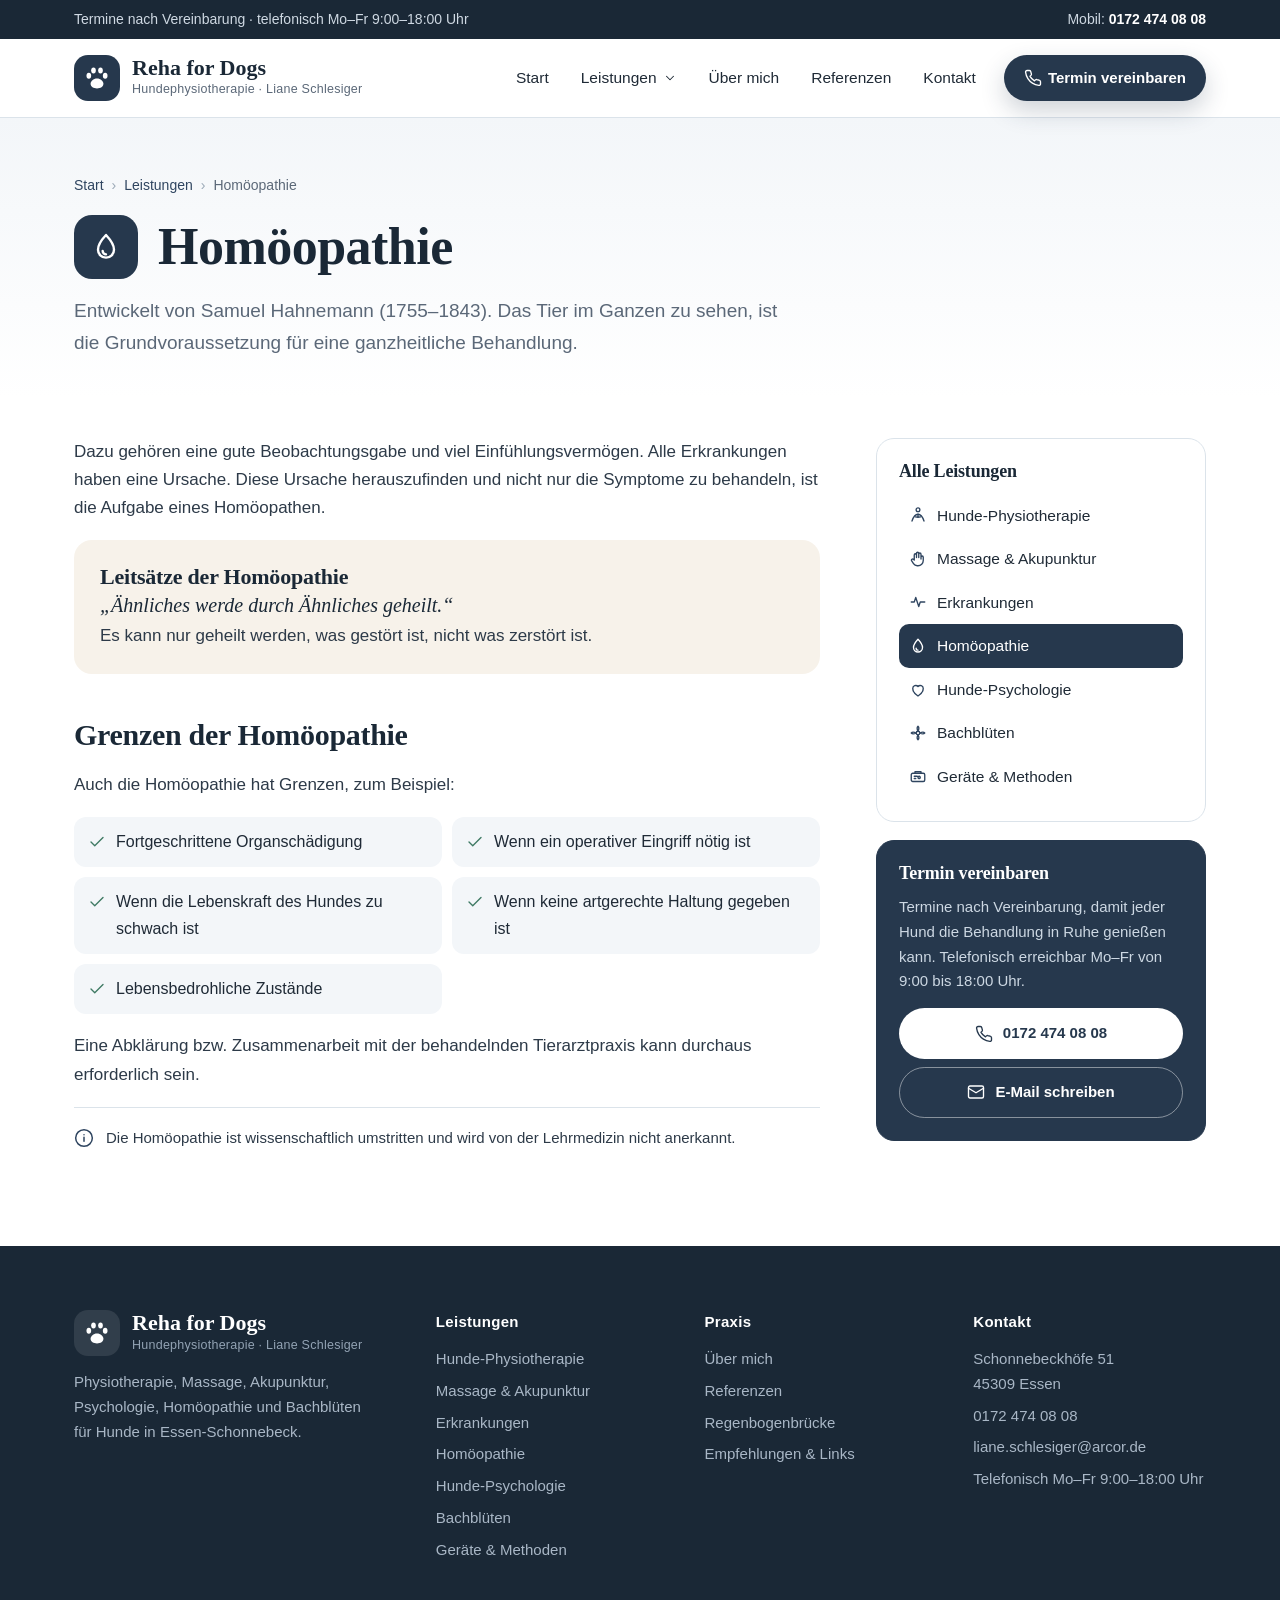
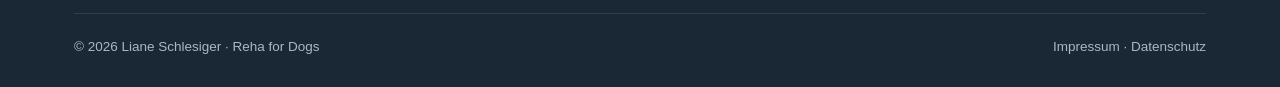
<file: public/homoeopathie.html>
<!doctype html>
<html lang="de">
<head>
<meta charset="utf-8">
<meta name="viewport" content="width=device-width,initial-scale=1">
<title>Homöopathie | Reha for Dogs – Liane Schlesiger, Essen</title>
<meta name="description" content="Homöopathie für Hunde in Essen-Schonnebeck: den Hund ganzheitlich betrachten und nach der Ursache suchen.">
<meta name="theme-color" content="#26384d">
<link rel="icon" href="data:image/svg+xml,%3Csvg xmlns='http://www.w3.org/2000/svg' viewBox='0 0 24 24'%3E%3Crect width='24' height='24' rx='6' fill='%2326384d'/%3E%3Cg fill='%23fff' transform='translate(4 4) scale(.66)'%3E%3Cpath d='M12 21c-3 0-5.5-1.6-5.5-4 0-2.3 2.4-4.6 5.5-4.6s5.5 2.3 5.5 4.6c0 2.4-2.5 4-5.5 4z'/%3E%3Cellipse cx='5' cy='10' rx='2' ry='2.6'/%3E%3Cellipse cx='19' cy='10' rx='2' ry='2.6'/%3E%3Cellipse cx='9' cy='5.5' rx='2' ry='2.6'/%3E%3Cellipse cx='15' cy='5.5' rx='2' ry='2.6'/%3E%3C/g%3E%3C/svg%3E">
<link rel="stylesheet" href="assets/style.css">
</head>
<body>
<div class="topbar"><div class="wrap"><span class="weg">Termine nach Vereinbarung · telefonisch Mo–Fr 9:00–18:00 Uhr</span><span>Mobil: <a href="tel:+491724740808">0172 474 08 08</a></span></div></div>
<header class="kopf"><div class="wrap">
  <a class="logo" href="index.html" aria-label="Reha for Dogs – zur Startseite"><span class="zeichen"><svg viewBox="0 0 24 24" fill="currentColor" aria-hidden="true"><path d="M12 21c-3 0-5.5-1.6-5.5-4 0-2.3 2.4-4.6 5.5-4.6s5.5 2.3 5.5 4.6c0 2.4-2.5 4-5.5 4z"/><ellipse cx="5" cy="10" rx="2" ry="2.6"/><ellipse cx="19" cy="10" rx="2" ry="2.6"/><ellipse cx="9" cy="5.5" rx="2" ry="2.6"/><ellipse cx="15" cy="5.5" rx="2" ry="2.6"/></svg></span><span><b>Reha for Dogs</b><small>Hundephysiotherapie · Liane Schlesiger</small></span></a>
  <nav class="haupt" aria-label="Hauptmenü">
    <a href="index.html">Start</a>
    <div class="dd"><button type="button" aria-haspopup="true" aria-expanded="false">Leistungen <svg viewBox="0 0 24 24" fill="none" stroke="currentColor" stroke-width="1.8" stroke-linecap="round" stroke-linejoin="round" aria-hidden="true"><path d="m6 9 6 6 6-6"/></svg></button><div class="dd-menu"><a href="physiotherapie.html"><span class="ic"><svg viewBox="0 0 24 24" fill="none" stroke="currentColor" stroke-width="1.8" stroke-linecap="round" stroke-linejoin="round" aria-hidden="true"><path d="M4 20c2-6 5-9 8-9s6 3 8 9"/><circle cx="12" cy="5" r="2.5"/><path d="M12 11v4M8.5 14.5 12 15l3.5-.5"/></svg></span><span><b>Hunde-Physiotherapie</b><small>Schmerzlinderung, Beweglichkeit und Muskelaufbau </small></span></a><a href="massage.html"><span class="ic"><svg viewBox="0 0 24 24" fill="none" stroke="currentColor" stroke-width="1.8" stroke-linecap="round" stroke-linejoin="round" aria-hidden="true"><path d="M7 11V6.5a1.5 1.5 0 0 1 3 0V10M10 10V4.5a1.5 1.5 0 0 1 3 0V10M13 10V5.5a1.5 1.5 0 0 1 3 0V12M16 9.5a1.5 1.5 0 0 1 3 0V14a7 7 0 0 1-7 7h-1a6 6 0 0 1-5-2.7L3.6 14.6a1.6 1.6 0 0 1 2.5-2L7 13.5V11"/></svg></span><span><b>Massage & Akupunktur</b><small>Gezielte Massagetechniken und Akupunktur gegen Verspannung</small></span></a><a href="erkrankungen.html"><span class="ic"><svg viewBox="0 0 24 24" fill="none" stroke="currentColor" stroke-width="1.8" stroke-linecap="round" stroke-linejoin="round" aria-hidden="true"><path d="M3 12h4l2-6 4 12 2-6h6"/></svg></span><span><b>Erkrankungen</b><small>Arthrose, Cauda equina, Spondylose und weitere Krankheitsb</small></span></a><a href="homoeopathie.html"><span class="ic"><svg viewBox="0 0 24 24" fill="none" stroke="currentColor" stroke-width="1.8" stroke-linecap="round" stroke-linejoin="round" aria-hidden="true"><path d="M12 3s6 6.4 6 11a6 6 0 0 1-12 0c0-4.6 6-11 6-11z"/><path d="M9.5 15a2.5 2.5 0 0 0 2.5 2.5"/></svg></span><span><b>Homöopathie</b><small>Den Hund im Ganzen sehen</small></span></a><a href="psychologie.html"><span class="ic"><svg viewBox="0 0 24 24" fill="none" stroke="currentColor" stroke-width="1.8" stroke-linecap="round" stroke-linejoin="round" aria-hidden="true"><path d="M12 20s-7-4.4-7-10a4 4 0 0 1 7-2.6A4 4 0 0 1 19 10c0 5.6-7 10-7 10z"/></svg></span><span><b>Hunde-Psychologie</b><small>Verhalten verstehen, Zusammenhänge zwischen Verhalten und </small></span></a><a href="bachblueten.html"><span class="ic"><svg viewBox="0 0 24 24" fill="none" stroke="currentColor" stroke-width="1.8" stroke-linecap="round" stroke-linejoin="round" aria-hidden="true"><circle cx="12" cy="12" r="2.4"/><path d="M12 9.6C10.5 6.5 10.8 4 12 3c1.2 1 1.5 3.5 0 6.6zM12 14.4c1.5 3.1 1.2 5.6 0 6.6-1.2-1-1.5-3.5 0-6.6zM9.6 12C6.5 13.5 4 13.2 3 12c1-1.2 3.5-1.5 6.6 0zM14.4 12c3.1-1.5 5.6-1.2 6.6 0-1 1.2-3.5 1.5-6.6 0z"/></svg></span><span><b>Bachblüten</b><small>Eine sanfte Methode bei Angst, Unsicherheit, Stress oder T</small></span></a><a href="geraete.html"><span class="ic"><svg viewBox="0 0 24 24" fill="none" stroke="currentColor" stroke-width="1.8" stroke-linecap="round" stroke-linejoin="round" aria-hidden="true"><rect x="3" y="7" width="18" height="11" rx="2"/><path d="M7 11h4M7 14h2M15 12.5a1.5 1.5 0 1 0 0 .01M8 7V5h8v2"/></svg></span><span><b>Geräte & Methoden</b><small>Stepper, Trampolin, Interferenz- und Low-Level-Lasertherap</small></span></a></div></div>
    <a href="ueber-mich.html">Über mich</a>
    <a href="referenzen.html">Referenzen</a>
    <a href="index.html#kontakt">Kontakt</a>
    <a class="btn btn-p cta" href="tel:+491724740808"><svg viewBox="0 0 24 24" fill="none" stroke="currentColor" stroke-width="1.8" stroke-linecap="round" stroke-linejoin="round" aria-hidden="true"><path d="M22 16.9v3a2 2 0 0 1-2.2 2 19.8 19.8 0 0 1-8.6-3.1 19.5 19.5 0 0 1-6-6A19.8 19.8 0 0 1 2.1 4.2 2 2 0 0 1 4.1 2h3a2 2 0 0 1 2 1.7c.1.9.4 1.8.7 2.7a2 2 0 0 1-.5 2.1L8 9.8a16 16 0 0 0 6 6l1.3-1.3a2 2 0 0 1 2.1-.4c.9.3 1.8.6 2.7.7a2 2 0 0 1 1.7 2z"/></svg>Termin vereinbaren</a>
  </nav>
  <button class="burger" type="button" aria-label="Menü öffnen" aria-expanded="false" onclick="menue()"><svg viewBox="0 0 24 24" fill="none" stroke="currentColor" stroke-width="1.8" stroke-linecap="round" stroke-linejoin="round" aria-hidden="true"><path d="M4 7h16M4 12h16M4 17h16"/></svg></button>
</div></header>
<div class="mobil" id="mobil">
  <a href="index.html"><svg viewBox="0 0 24 24" fill="none" stroke="currentColor" stroke-width="1.8" stroke-linecap="round" stroke-linejoin="round" aria-hidden="true"><path d="M12 21c-3 0-5.5-1.6-5.5-4 0-2.3 2.4-4.6 5.5-4.6s5.5 2.3 5.5 4.6c0 2.4-2.5 4-5.5 4z"/><ellipse cx="5" cy="10" rx="2" ry="2.6"/><ellipse cx="19" cy="10" rx="2" ry="2.6"/><ellipse cx="9" cy="5.5" rx="2" ry="2.6"/><ellipse cx="15" cy="5.5" rx="2" ry="2.6"/></svg>Start</a>
  <div class="gruppe">Leistungen</div>
  <a href="physiotherapie.html"><svg viewBox="0 0 24 24" fill="none" stroke="currentColor" stroke-width="1.8" stroke-linecap="round" stroke-linejoin="round" aria-hidden="true"><path d="M4 20c2-6 5-9 8-9s6 3 8 9"/><circle cx="12" cy="5" r="2.5"/><path d="M12 11v4M8.5 14.5 12 15l3.5-.5"/></svg>Hunde-Physiotherapie</a><a href="massage.html"><svg viewBox="0 0 24 24" fill="none" stroke="currentColor" stroke-width="1.8" stroke-linecap="round" stroke-linejoin="round" aria-hidden="true"><path d="M7 11V6.5a1.5 1.5 0 0 1 3 0V10M10 10V4.5a1.5 1.5 0 0 1 3 0V10M13 10V5.5a1.5 1.5 0 0 1 3 0V12M16 9.5a1.5 1.5 0 0 1 3 0V14a7 7 0 0 1-7 7h-1a6 6 0 0 1-5-2.7L3.6 14.6a1.6 1.6 0 0 1 2.5-2L7 13.5V11"/></svg>Massage & Akupunktur</a><a href="erkrankungen.html"><svg viewBox="0 0 24 24" fill="none" stroke="currentColor" stroke-width="1.8" stroke-linecap="round" stroke-linejoin="round" aria-hidden="true"><path d="M3 12h4l2-6 4 12 2-6h6"/></svg>Erkrankungen</a><a href="homoeopathie.html"><svg viewBox="0 0 24 24" fill="none" stroke="currentColor" stroke-width="1.8" stroke-linecap="round" stroke-linejoin="round" aria-hidden="true"><path d="M12 3s6 6.4 6 11a6 6 0 0 1-12 0c0-4.6 6-11 6-11z"/><path d="M9.5 15a2.5 2.5 0 0 0 2.5 2.5"/></svg>Homöopathie</a><a href="psychologie.html"><svg viewBox="0 0 24 24" fill="none" stroke="currentColor" stroke-width="1.8" stroke-linecap="round" stroke-linejoin="round" aria-hidden="true"><path d="M12 20s-7-4.4-7-10a4 4 0 0 1 7-2.6A4 4 0 0 1 19 10c0 5.6-7 10-7 10z"/></svg>Hunde-Psychologie</a><a href="bachblueten.html"><svg viewBox="0 0 24 24" fill="none" stroke="currentColor" stroke-width="1.8" stroke-linecap="round" stroke-linejoin="round" aria-hidden="true"><circle cx="12" cy="12" r="2.4"/><path d="M12 9.6C10.5 6.5 10.8 4 12 3c1.2 1 1.5 3.5 0 6.6zM12 14.4c1.5 3.1 1.2 5.6 0 6.6-1.2-1-1.5-3.5 0-6.6zM9.6 12C6.5 13.5 4 13.2 3 12c1-1.2 3.5-1.5 6.6 0zM14.4 12c3.1-1.5 5.6-1.2 6.6 0-1 1.2-3.5 1.5-6.6 0z"/></svg>Bachblüten</a><a href="geraete.html"><svg viewBox="0 0 24 24" fill="none" stroke="currentColor" stroke-width="1.8" stroke-linecap="round" stroke-linejoin="round" aria-hidden="true"><rect x="3" y="7" width="18" height="11" rx="2"/><path d="M7 11h4M7 14h2M15 12.5a1.5 1.5 0 1 0 0 .01M8 7V5h8v2"/></svg>Geräte & Methoden</a>
  <div class="gruppe">Praxis</div>
  <a href="ueber-mich.html"><svg viewBox="0 0 24 24" fill="none" stroke="currentColor" stroke-width="1.8" stroke-linecap="round" stroke-linejoin="round" aria-hidden="true"><circle cx="12" cy="8" r="4"/><path d="M4 21a8 8 0 0 1 16 0"/></svg>Über mich</a>
  <a href="referenzen.html"><svg viewBox="0 0 24 24" fill="none" stroke="currentColor" stroke-width="1.8" stroke-linecap="round" stroke-linejoin="round" aria-hidden="true"><path d="m12 3 2.7 5.6 6.1.9-4.4 4.3 1 6.1L12 17l-5.4 2.9 1-6.1-4.4-4.3 6.1-.9z"/></svg>Referenzen</a>
  <a href="regenbogenbruecke.html"><svg viewBox="0 0 24 24" fill="none" stroke="currentColor" stroke-width="1.8" stroke-linecap="round" stroke-linejoin="round" aria-hidden="true"><path d="M3 17a9 9 0 0 1 18 0M6.5 17a5.5 5.5 0 0 1 11 0M10 17a2 2 0 0 1 4 0"/></svg>Regenbogenbrücke</a>
  <a href="index.html#kontakt"><svg viewBox="0 0 24 24" fill="none" stroke="currentColor" stroke-width="1.8" stroke-linecap="round" stroke-linejoin="round" aria-hidden="true"><path d="M20 10c0 6-8 12-8 12s-8-6-8-12a8 8 0 0 1 16 0z"/><circle cx="12" cy="10" r="3"/></svg>Kontakt & Anfahrt</a>
  <a class="btn btn-p" href="tel:+491724740808"><svg viewBox="0 0 24 24" fill="none" stroke="currentColor" stroke-width="1.8" stroke-linecap="round" stroke-linejoin="round" aria-hidden="true"><path d="M22 16.9v3a2 2 0 0 1-2.2 2 19.8 19.8 0 0 1-8.6-3.1 19.5 19.5 0 0 1-6-6A19.8 19.8 0 0 1 2.1 4.2 2 2 0 0 1 4.1 2h3a2 2 0 0 1 2 1.7c.1.9.4 1.8.7 2.7a2 2 0 0 1-.5 2.1L8 9.8a16 16 0 0 0 6 6l1.3-1.3a2 2 0 0 1 2.1-.4c.9.3 1.8.6 2.7.7a2 2 0 0 1 1.7 2z"/></svg>0172 474 08 08 anrufen</a>
</div>
<main>
<section class="seitenkopf" style="padding-bottom:40px"><div class="wrap">
  <ol class="krumen"><li><a href="index.html">Start</a></li><li><a href="index.html#leistungen">Leistungen</a></li><li>Homöopathie</li></ol>
  <div class="titel"><span class="ic"><svg viewBox="0 0 24 24" fill="none" stroke="currentColor" stroke-width="1.8" stroke-linecap="round" stroke-linejoin="round" aria-hidden="true"><path d="M12 3s6 6.4 6 11a6 6 0 0 1-12 0c0-4.6 6-11 6-11z"/><path d="M9.5 15a2.5 2.5 0 0 0 2.5 2.5"/></svg></span><h1>Homöopathie</h1></div>
  <p class="lead">Entwickelt von Samuel Hahnemann (1755–1843). Das Tier im Ganzen zu sehen, ist die Grundvoraussetzung für eine ganzheitliche Behandlung.</p>
</div></section><section class="inhalt"><div class="wrap"><div class="text">
<p>Dazu gehören eine gute Beobachtungsgabe und viel Einfühlungsvermögen. Alle Erkrankungen haben eine Ursache. Diese Ursache herauszufinden und nicht nur die Symptome zu behandeln, ist die Aufgabe eines Homöopathen.</p>
<div class="box"><h3>Leitsätze der Homöopathie</h3><p style="font-family:var(--serif);font-size:20px;font-style:italic;color:var(--navy-d)">„Ähnliches werde durch Ähnliches geheilt.“</p><p>Es kann nur geheilt werden, was gestört ist, nicht was zerstört ist.</p></div>
<h2>Grenzen der Homöopathie</h2>
<p>Auch die Homöopathie hat Grenzen, zum Beispiel:</p>
<ul class="liste"><li><svg viewBox="0 0 24 24" fill="none" stroke="currentColor" stroke-width="1.8" stroke-linecap="round" stroke-linejoin="round" aria-hidden="true"><path d="M20 6 9 17l-5-5"/></svg><span>Fortgeschrittene Organschädigung</span></li><li><svg viewBox="0 0 24 24" fill="none" stroke="currentColor" stroke-width="1.8" stroke-linecap="round" stroke-linejoin="round" aria-hidden="true"><path d="M20 6 9 17l-5-5"/></svg><span>Wenn ein operativer Eingriff nötig ist</span></li><li><svg viewBox="0 0 24 24" fill="none" stroke="currentColor" stroke-width="1.8" stroke-linecap="round" stroke-linejoin="round" aria-hidden="true"><path d="M20 6 9 17l-5-5"/></svg><span>Wenn die Lebenskraft des Hundes zu schwach ist</span></li><li><svg viewBox="0 0 24 24" fill="none" stroke="currentColor" stroke-width="1.8" stroke-linecap="round" stroke-linejoin="round" aria-hidden="true"><path d="M20 6 9 17l-5-5"/></svg><span>Wenn keine artgerechte Haltung gegeben ist</span></li><li><svg viewBox="0 0 24 24" fill="none" stroke="currentColor" stroke-width="1.8" stroke-linecap="round" stroke-linejoin="round" aria-hidden="true"><path d="M20 6 9 17l-5-5"/></svg><span>Lebensbedrohliche Zustände</span></li></ul>
<p>Eine Abklärung bzw. Zusammenarbeit mit der behandelnden Tierarztpraxis kann durchaus erforderlich sein.</p>
<p class="anmerkung"><svg viewBox="0 0 24 24" fill="none" stroke="currentColor" stroke-width="1.8" stroke-linecap="round" stroke-linejoin="round" aria-hidden="true"><circle cx="12" cy="12" r="10"/><path d="M12 16v-5M12 8h.01"/></svg><span>Die Homöopathie ist wissenschaftlich umstritten und wird von der Lehrmedizin nicht anerkannt.</span></p></div><aside class="seite">
  <div class="karte"><h3>Alle Leistungen</h3><nav aria-label="Leistungen"><a href="physiotherapie.html"><svg viewBox="0 0 24 24" fill="none" stroke="currentColor" stroke-width="1.8" stroke-linecap="round" stroke-linejoin="round" aria-hidden="true"><path d="M4 20c2-6 5-9 8-9s6 3 8 9"/><circle cx="12" cy="5" r="2.5"/><path d="M12 11v4M8.5 14.5 12 15l3.5-.5"/></svg>Hunde-Physiotherapie</a><a href="massage.html"><svg viewBox="0 0 24 24" fill="none" stroke="currentColor" stroke-width="1.8" stroke-linecap="round" stroke-linejoin="round" aria-hidden="true"><path d="M7 11V6.5a1.5 1.5 0 0 1 3 0V10M10 10V4.5a1.5 1.5 0 0 1 3 0V10M13 10V5.5a1.5 1.5 0 0 1 3 0V12M16 9.5a1.5 1.5 0 0 1 3 0V14a7 7 0 0 1-7 7h-1a6 6 0 0 1-5-2.7L3.6 14.6a1.6 1.6 0 0 1 2.5-2L7 13.5V11"/></svg>Massage & Akupunktur</a><a href="erkrankungen.html"><svg viewBox="0 0 24 24" fill="none" stroke="currentColor" stroke-width="1.8" stroke-linecap="round" stroke-linejoin="round" aria-hidden="true"><path d="M3 12h4l2-6 4 12 2-6h6"/></svg>Erkrankungen</a><a href="homoeopathie.html" class="aktiv"><svg viewBox="0 0 24 24" fill="none" stroke="currentColor" stroke-width="1.8" stroke-linecap="round" stroke-linejoin="round" aria-hidden="true"><path d="M12 3s6 6.4 6 11a6 6 0 0 1-12 0c0-4.6 6-11 6-11z"/><path d="M9.5 15a2.5 2.5 0 0 0 2.5 2.5"/></svg>Homöopathie</a><a href="psychologie.html"><svg viewBox="0 0 24 24" fill="none" stroke="currentColor" stroke-width="1.8" stroke-linecap="round" stroke-linejoin="round" aria-hidden="true"><path d="M12 20s-7-4.4-7-10a4 4 0 0 1 7-2.6A4 4 0 0 1 19 10c0 5.6-7 10-7 10z"/></svg>Hunde-Psychologie</a><a href="bachblueten.html"><svg viewBox="0 0 24 24" fill="none" stroke="currentColor" stroke-width="1.8" stroke-linecap="round" stroke-linejoin="round" aria-hidden="true"><circle cx="12" cy="12" r="2.4"/><path d="M12 9.6C10.5 6.5 10.8 4 12 3c1.2 1 1.5 3.5 0 6.6zM12 14.4c1.5 3.1 1.2 5.6 0 6.6-1.2-1-1.5-3.5 0-6.6zM9.6 12C6.5 13.5 4 13.2 3 12c1-1.2 3.5-1.5 6.6 0zM14.4 12c3.1-1.5 5.6-1.2 6.6 0-1 1.2-3.5 1.5-6.6 0z"/></svg>Bachblüten</a><a href="geraete.html"><svg viewBox="0 0 24 24" fill="none" stroke="currentColor" stroke-width="1.8" stroke-linecap="round" stroke-linejoin="round" aria-hidden="true"><rect x="3" y="7" width="18" height="11" rx="2"/><path d="M7 11h4M7 14h2M15 12.5a1.5 1.5 0 1 0 0 .01M8 7V5h8v2"/></svg>Geräte & Methoden</a></nav></div>
  <div class="karte dunkel"><h3>Termin vereinbaren</h3><p>Termine nach Vereinbarung, damit jeder Hund die Behandlung in Ruhe genießen kann. Telefonisch erreichbar Mo–Fr von 9:00 bis 18:00 Uhr.</p>
    <a class="btn btn-w" href="tel:+491724740808"><svg viewBox="0 0 24 24" fill="none" stroke="currentColor" stroke-width="1.8" stroke-linecap="round" stroke-linejoin="round" aria-hidden="true"><path d="M22 16.9v3a2 2 0 0 1-2.2 2 19.8 19.8 0 0 1-8.6-3.1 19.5 19.5 0 0 1-6-6A19.8 19.8 0 0 1 2.1 4.2 2 2 0 0 1 4.1 2h3a2 2 0 0 1 2 1.7c.1.9.4 1.8.7 2.7a2 2 0 0 1-.5 2.1L8 9.8a16 16 0 0 0 6 6l1.3-1.3a2 2 0 0 1 2.1-.4c.9.3 1.8.6 2.7.7a2 2 0 0 1 1.7 2z"/></svg>0172 474 08 08</a><a class="btn btn-g" href="mailto:liane.schlesiger@arcor.de"><svg viewBox="0 0 24 24" fill="none" stroke="currentColor" stroke-width="1.8" stroke-linecap="round" stroke-linejoin="round" aria-hidden="true"><rect x="2" y="4" width="20" height="16" rx="2"/><path d="m22 7-10 6L2 7"/></svg>E-Mail schreiben</a></div>
</aside></div></section></main>
<footer><div class="wrap">
  <div class="raster">
    <div><a class="logo" href="index.html"><span class="zeichen"><svg viewBox="0 0 24 24" fill="currentColor" aria-hidden="true"><path d="M12 21c-3 0-5.5-1.6-5.5-4 0-2.3 2.4-4.6 5.5-4.6s5.5 2.3 5.5 4.6c0 2.4-2.5 4-5.5 4z"/><ellipse cx="5" cy="10" rx="2" ry="2.6"/><ellipse cx="19" cy="10" rx="2" ry="2.6"/><ellipse cx="9" cy="5.5" rx="2" ry="2.6"/><ellipse cx="15" cy="5.5" rx="2" ry="2.6"/></svg></span><span><b>Reha for Dogs</b><small>Hundephysiotherapie · Liane Schlesiger</small></span></a>
      <p>Physiotherapie, Massage, Akupunktur, Psychologie, Homöopathie und Bachblüten für Hunde in Essen-Schonnebeck.</p></div>
    <div><h4>Leistungen</h4><ul><li><a href="physiotherapie.html">Hunde-Physiotherapie</a></li><li><a href="massage.html">Massage & Akupunktur</a></li><li><a href="erkrankungen.html">Erkrankungen</a></li><li><a href="homoeopathie.html">Homöopathie</a></li><li><a href="psychologie.html">Hunde-Psychologie</a></li><li><a href="bachblueten.html">Bachblüten</a></li><li><a href="geraete.html">Geräte & Methoden</a></li></ul></div>
    <div><h4>Praxis</h4><ul><li><a href="ueber-mich.html">Über mich</a></li><li><a href="referenzen.html">Referenzen</a></li><li><a href="regenbogenbruecke.html">Regenbogenbrücke</a></li><li><a href="links.html">Empfehlungen & Links</a></li></ul></div>
    <div><h4>Kontakt</h4><ul><li>Schonnebeckhöfe 51<br>45309 Essen</li><li><a href="tel:+491724740808">0172 474 08 08</a></li><li><a href="mailto:liane.schlesiger@arcor.de">liane.schlesiger@arcor.de</a></li><li>Telefonisch Mo–Fr 9:00–18:00 Uhr</li></ul></div>
  </div>
  <div class="unten"><span>© <span id="jahr">2026</span> Liane Schlesiger · Reha for Dogs</span><span><a href="impressum.html">Impressum</a> · <a href="datenschutz.html">Datenschutz</a></span></div>
</div></footer>
<nav class="aktion" aria-label="Schnellkontakt"><a href="tel:+491724740808"><svg viewBox="0 0 24 24" fill="none" stroke="currentColor" stroke-width="1.8" stroke-linecap="round" stroke-linejoin="round" aria-hidden="true"><path d="M22 16.9v3a2 2 0 0 1-2.2 2 19.8 19.8 0 0 1-8.6-3.1 19.5 19.5 0 0 1-6-6A19.8 19.8 0 0 1 2.1 4.2 2 2 0 0 1 4.1 2h3a2 2 0 0 1 2 1.7c.1.9.4 1.8.7 2.7a2 2 0 0 1-.5 2.1L8 9.8a16 16 0 0 0 6 6l1.3-1.3a2 2 0 0 1 2.1-.4c.9.3 1.8.6 2.7.7a2 2 0 0 1 1.7 2z"/></svg>Anrufen</a><a href="https://www.google.com/maps/dir/?api=1&destination=Schonnebeckh%C3%B6fe+51%2C+45309+Essen" target="_blank" rel="noopener"><svg viewBox="0 0 24 24" fill="none" stroke="currentColor" stroke-width="1.8" stroke-linecap="round" stroke-linejoin="round" aria-hidden="true"><path d="M20 10c0 6-8 12-8 12s-8-6-8-12a8 8 0 0 1 16 0z"/><circle cx="12" cy="10" r="3"/></svg>Route</a></nav>
<script src="assets/main.js"></script>
</body>
</html>
</file>
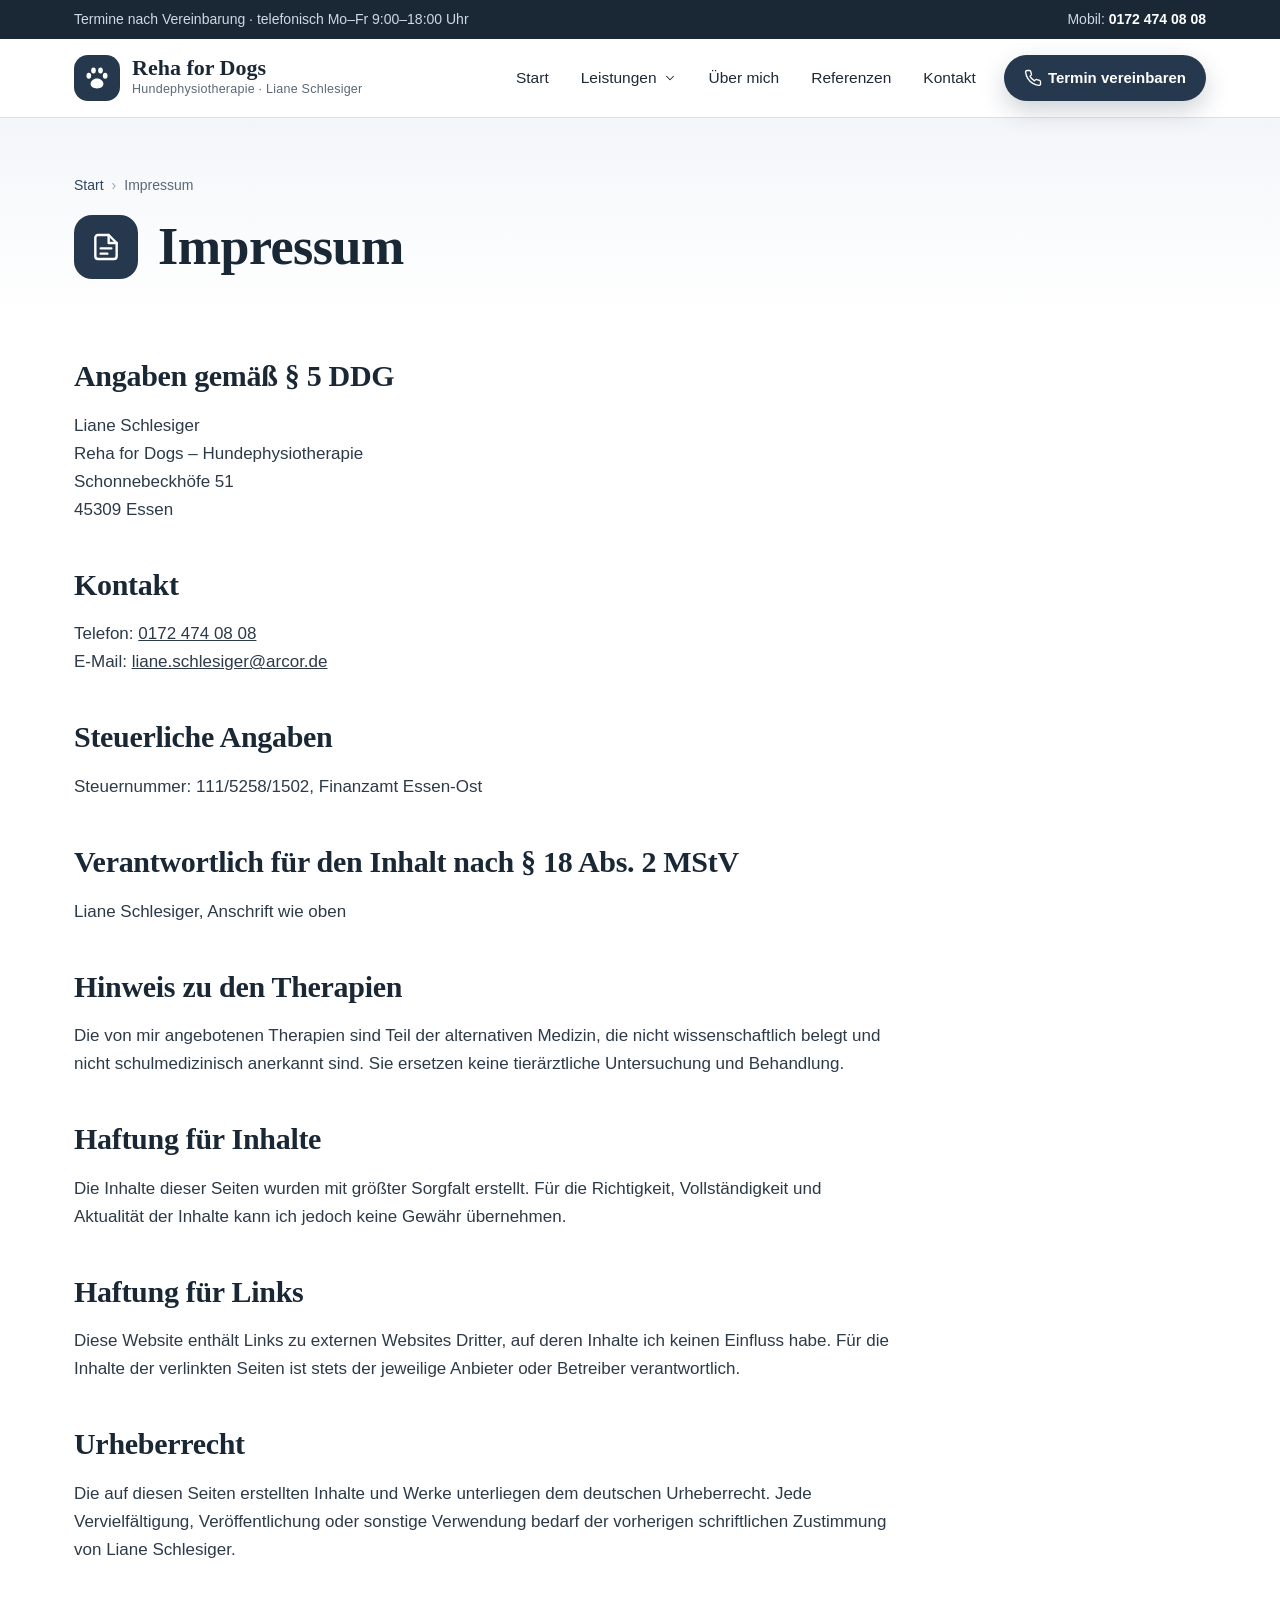
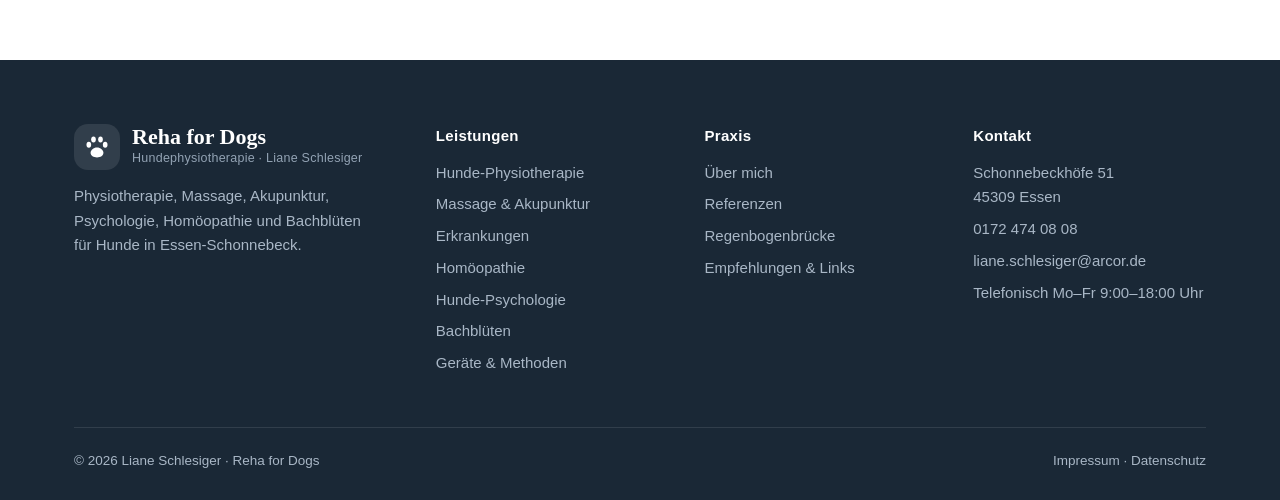
<file: public/impressum.html>
<!doctype html>
<html lang="de">
<head>
<meta charset="utf-8">
<meta name="viewport" content="width=device-width,initial-scale=1">
<title>Impressum | Reha for Dogs – Liane Schlesiger, Essen</title>
<meta name="description" content="Impressum von Reha for Dogs – Liane Schlesiger.">
<meta name="theme-color" content="#26384d">
<link rel="icon" href="data:image/svg+xml,%3Csvg xmlns='http://www.w3.org/2000/svg' viewBox='0 0 24 24'%3E%3Crect width='24' height='24' rx='6' fill='%2326384d'/%3E%3Cg fill='%23fff' transform='translate(4 4) scale(.66)'%3E%3Cpath d='M12 21c-3 0-5.5-1.6-5.5-4 0-2.3 2.4-4.6 5.5-4.6s5.5 2.3 5.5 4.6c0 2.4-2.5 4-5.5 4z'/%3E%3Cellipse cx='5' cy='10' rx='2' ry='2.6'/%3E%3Cellipse cx='19' cy='10' rx='2' ry='2.6'/%3E%3Cellipse cx='9' cy='5.5' rx='2' ry='2.6'/%3E%3Cellipse cx='15' cy='5.5' rx='2' ry='2.6'/%3E%3C/g%3E%3C/svg%3E">
<link rel="stylesheet" href="assets/style.css">
</head>
<body>
<div class="topbar"><div class="wrap"><span class="weg">Termine nach Vereinbarung · telefonisch Mo–Fr 9:00–18:00 Uhr</span><span>Mobil: <a href="tel:+491724740808">0172 474 08 08</a></span></div></div>
<header class="kopf"><div class="wrap">
  <a class="logo" href="index.html" aria-label="Reha for Dogs – zur Startseite"><span class="zeichen"><svg viewBox="0 0 24 24" fill="currentColor" aria-hidden="true"><path d="M12 21c-3 0-5.5-1.6-5.5-4 0-2.3 2.4-4.6 5.5-4.6s5.5 2.3 5.5 4.6c0 2.4-2.5 4-5.5 4z"/><ellipse cx="5" cy="10" rx="2" ry="2.6"/><ellipse cx="19" cy="10" rx="2" ry="2.6"/><ellipse cx="9" cy="5.5" rx="2" ry="2.6"/><ellipse cx="15" cy="5.5" rx="2" ry="2.6"/></svg></span><span><b>Reha for Dogs</b><small>Hundephysiotherapie · Liane Schlesiger</small></span></a>
  <nav class="haupt" aria-label="Hauptmenü">
    <a href="index.html">Start</a>
    <div class="dd"><button type="button" aria-haspopup="true" aria-expanded="false">Leistungen <svg viewBox="0 0 24 24" fill="none" stroke="currentColor" stroke-width="1.8" stroke-linecap="round" stroke-linejoin="round" aria-hidden="true"><path d="m6 9 6 6 6-6"/></svg></button><div class="dd-menu"><a href="physiotherapie.html"><span class="ic"><svg viewBox="0 0 24 24" fill="none" stroke="currentColor" stroke-width="1.8" stroke-linecap="round" stroke-linejoin="round" aria-hidden="true"><path d="M4 20c2-6 5-9 8-9s6 3 8 9"/><circle cx="12" cy="5" r="2.5"/><path d="M12 11v4M8.5 14.5 12 15l3.5-.5"/></svg></span><span><b>Hunde-Physiotherapie</b><small>Schmerzlinderung, Beweglichkeit und Muskelaufbau </small></span></a><a href="massage.html"><span class="ic"><svg viewBox="0 0 24 24" fill="none" stroke="currentColor" stroke-width="1.8" stroke-linecap="round" stroke-linejoin="round" aria-hidden="true"><path d="M7 11V6.5a1.5 1.5 0 0 1 3 0V10M10 10V4.5a1.5 1.5 0 0 1 3 0V10M13 10V5.5a1.5 1.5 0 0 1 3 0V12M16 9.5a1.5 1.5 0 0 1 3 0V14a7 7 0 0 1-7 7h-1a6 6 0 0 1-5-2.7L3.6 14.6a1.6 1.6 0 0 1 2.5-2L7 13.5V11"/></svg></span><span><b>Massage & Akupunktur</b><small>Gezielte Massagetechniken und Akupunktur gegen Verspannung</small></span></a><a href="erkrankungen.html"><span class="ic"><svg viewBox="0 0 24 24" fill="none" stroke="currentColor" stroke-width="1.8" stroke-linecap="round" stroke-linejoin="round" aria-hidden="true"><path d="M3 12h4l2-6 4 12 2-6h6"/></svg></span><span><b>Erkrankungen</b><small>Arthrose, Cauda equina, Spondylose und weitere Krankheitsb</small></span></a><a href="homoeopathie.html"><span class="ic"><svg viewBox="0 0 24 24" fill="none" stroke="currentColor" stroke-width="1.8" stroke-linecap="round" stroke-linejoin="round" aria-hidden="true"><path d="M12 3s6 6.4 6 11a6 6 0 0 1-12 0c0-4.6 6-11 6-11z"/><path d="M9.5 15a2.5 2.5 0 0 0 2.5 2.5"/></svg></span><span><b>Homöopathie</b><small>Den Hund im Ganzen sehen</small></span></a><a href="psychologie.html"><span class="ic"><svg viewBox="0 0 24 24" fill="none" stroke="currentColor" stroke-width="1.8" stroke-linecap="round" stroke-linejoin="round" aria-hidden="true"><path d="M12 20s-7-4.4-7-10a4 4 0 0 1 7-2.6A4 4 0 0 1 19 10c0 5.6-7 10-7 10z"/></svg></span><span><b>Hunde-Psychologie</b><small>Verhalten verstehen, Zusammenhänge zwischen Verhalten und </small></span></a><a href="bachblueten.html"><span class="ic"><svg viewBox="0 0 24 24" fill="none" stroke="currentColor" stroke-width="1.8" stroke-linecap="round" stroke-linejoin="round" aria-hidden="true"><circle cx="12" cy="12" r="2.4"/><path d="M12 9.6C10.5 6.5 10.8 4 12 3c1.2 1 1.5 3.5 0 6.6zM12 14.4c1.5 3.1 1.2 5.6 0 6.6-1.2-1-1.5-3.5 0-6.6zM9.6 12C6.5 13.5 4 13.2 3 12c1-1.2 3.5-1.5 6.6 0zM14.4 12c3.1-1.5 5.6-1.2 6.6 0-1 1.2-3.5 1.5-6.6 0z"/></svg></span><span><b>Bachblüten</b><small>Eine sanfte Methode bei Angst, Unsicherheit, Stress oder T</small></span></a><a href="geraete.html"><span class="ic"><svg viewBox="0 0 24 24" fill="none" stroke="currentColor" stroke-width="1.8" stroke-linecap="round" stroke-linejoin="round" aria-hidden="true"><rect x="3" y="7" width="18" height="11" rx="2"/><path d="M7 11h4M7 14h2M15 12.5a1.5 1.5 0 1 0 0 .01M8 7V5h8v2"/></svg></span><span><b>Geräte & Methoden</b><small>Stepper, Trampolin, Interferenz- und Low-Level-Lasertherap</small></span></a></div></div>
    <a href="ueber-mich.html">Über mich</a>
    <a href="referenzen.html">Referenzen</a>
    <a href="index.html#kontakt">Kontakt</a>
    <a class="btn btn-p cta" href="tel:+491724740808"><svg viewBox="0 0 24 24" fill="none" stroke="currentColor" stroke-width="1.8" stroke-linecap="round" stroke-linejoin="round" aria-hidden="true"><path d="M22 16.9v3a2 2 0 0 1-2.2 2 19.8 19.8 0 0 1-8.6-3.1 19.5 19.5 0 0 1-6-6A19.8 19.8 0 0 1 2.1 4.2 2 2 0 0 1 4.1 2h3a2 2 0 0 1 2 1.7c.1.9.4 1.8.7 2.7a2 2 0 0 1-.5 2.1L8 9.8a16 16 0 0 0 6 6l1.3-1.3a2 2 0 0 1 2.1-.4c.9.3 1.8.6 2.7.7a2 2 0 0 1 1.7 2z"/></svg>Termin vereinbaren</a>
  </nav>
  <button class="burger" type="button" aria-label="Menü öffnen" aria-expanded="false" onclick="menue()"><svg viewBox="0 0 24 24" fill="none" stroke="currentColor" stroke-width="1.8" stroke-linecap="round" stroke-linejoin="round" aria-hidden="true"><path d="M4 7h16M4 12h16M4 17h16"/></svg></button>
</div></header>
<div class="mobil" id="mobil">
  <a href="index.html"><svg viewBox="0 0 24 24" fill="none" stroke="currentColor" stroke-width="1.8" stroke-linecap="round" stroke-linejoin="round" aria-hidden="true"><path d="M12 21c-3 0-5.5-1.6-5.5-4 0-2.3 2.4-4.6 5.5-4.6s5.5 2.3 5.5 4.6c0 2.4-2.5 4-5.5 4z"/><ellipse cx="5" cy="10" rx="2" ry="2.6"/><ellipse cx="19" cy="10" rx="2" ry="2.6"/><ellipse cx="9" cy="5.5" rx="2" ry="2.6"/><ellipse cx="15" cy="5.5" rx="2" ry="2.6"/></svg>Start</a>
  <div class="gruppe">Leistungen</div>
  <a href="physiotherapie.html"><svg viewBox="0 0 24 24" fill="none" stroke="currentColor" stroke-width="1.8" stroke-linecap="round" stroke-linejoin="round" aria-hidden="true"><path d="M4 20c2-6 5-9 8-9s6 3 8 9"/><circle cx="12" cy="5" r="2.5"/><path d="M12 11v4M8.5 14.5 12 15l3.5-.5"/></svg>Hunde-Physiotherapie</a><a href="massage.html"><svg viewBox="0 0 24 24" fill="none" stroke="currentColor" stroke-width="1.8" stroke-linecap="round" stroke-linejoin="round" aria-hidden="true"><path d="M7 11V6.5a1.5 1.5 0 0 1 3 0V10M10 10V4.5a1.5 1.5 0 0 1 3 0V10M13 10V5.5a1.5 1.5 0 0 1 3 0V12M16 9.5a1.5 1.5 0 0 1 3 0V14a7 7 0 0 1-7 7h-1a6 6 0 0 1-5-2.7L3.6 14.6a1.6 1.6 0 0 1 2.5-2L7 13.5V11"/></svg>Massage & Akupunktur</a><a href="erkrankungen.html"><svg viewBox="0 0 24 24" fill="none" stroke="currentColor" stroke-width="1.8" stroke-linecap="round" stroke-linejoin="round" aria-hidden="true"><path d="M3 12h4l2-6 4 12 2-6h6"/></svg>Erkrankungen</a><a href="homoeopathie.html"><svg viewBox="0 0 24 24" fill="none" stroke="currentColor" stroke-width="1.8" stroke-linecap="round" stroke-linejoin="round" aria-hidden="true"><path d="M12 3s6 6.4 6 11a6 6 0 0 1-12 0c0-4.6 6-11 6-11z"/><path d="M9.5 15a2.5 2.5 0 0 0 2.5 2.5"/></svg>Homöopathie</a><a href="psychologie.html"><svg viewBox="0 0 24 24" fill="none" stroke="currentColor" stroke-width="1.8" stroke-linecap="round" stroke-linejoin="round" aria-hidden="true"><path d="M12 20s-7-4.4-7-10a4 4 0 0 1 7-2.6A4 4 0 0 1 19 10c0 5.6-7 10-7 10z"/></svg>Hunde-Psychologie</a><a href="bachblueten.html"><svg viewBox="0 0 24 24" fill="none" stroke="currentColor" stroke-width="1.8" stroke-linecap="round" stroke-linejoin="round" aria-hidden="true"><circle cx="12" cy="12" r="2.4"/><path d="M12 9.6C10.5 6.5 10.8 4 12 3c1.2 1 1.5 3.5 0 6.6zM12 14.4c1.5 3.1 1.2 5.6 0 6.6-1.2-1-1.5-3.5 0-6.6zM9.6 12C6.5 13.5 4 13.2 3 12c1-1.2 3.5-1.5 6.6 0zM14.4 12c3.1-1.5 5.6-1.2 6.6 0-1 1.2-3.5 1.5-6.6 0z"/></svg>Bachblüten</a><a href="geraete.html"><svg viewBox="0 0 24 24" fill="none" stroke="currentColor" stroke-width="1.8" stroke-linecap="round" stroke-linejoin="round" aria-hidden="true"><rect x="3" y="7" width="18" height="11" rx="2"/><path d="M7 11h4M7 14h2M15 12.5a1.5 1.5 0 1 0 0 .01M8 7V5h8v2"/></svg>Geräte & Methoden</a>
  <div class="gruppe">Praxis</div>
  <a href="ueber-mich.html"><svg viewBox="0 0 24 24" fill="none" stroke="currentColor" stroke-width="1.8" stroke-linecap="round" stroke-linejoin="round" aria-hidden="true"><circle cx="12" cy="8" r="4"/><path d="M4 21a8 8 0 0 1 16 0"/></svg>Über mich</a>
  <a href="referenzen.html"><svg viewBox="0 0 24 24" fill="none" stroke="currentColor" stroke-width="1.8" stroke-linecap="round" stroke-linejoin="round" aria-hidden="true"><path d="m12 3 2.7 5.6 6.1.9-4.4 4.3 1 6.1L12 17l-5.4 2.9 1-6.1-4.4-4.3 6.1-.9z"/></svg>Referenzen</a>
  <a href="regenbogenbruecke.html"><svg viewBox="0 0 24 24" fill="none" stroke="currentColor" stroke-width="1.8" stroke-linecap="round" stroke-linejoin="round" aria-hidden="true"><path d="M3 17a9 9 0 0 1 18 0M6.5 17a5.5 5.5 0 0 1 11 0M10 17a2 2 0 0 1 4 0"/></svg>Regenbogenbrücke</a>
  <a href="index.html#kontakt"><svg viewBox="0 0 24 24" fill="none" stroke="currentColor" stroke-width="1.8" stroke-linecap="round" stroke-linejoin="round" aria-hidden="true"><path d="M20 10c0 6-8 12-8 12s-8-6-8-12a8 8 0 0 1 16 0z"/><circle cx="12" cy="10" r="3"/></svg>Kontakt & Anfahrt</a>
  <a class="btn btn-p" href="tel:+491724740808"><svg viewBox="0 0 24 24" fill="none" stroke="currentColor" stroke-width="1.8" stroke-linecap="round" stroke-linejoin="round" aria-hidden="true"><path d="M22 16.9v3a2 2 0 0 1-2.2 2 19.8 19.8 0 0 1-8.6-3.1 19.5 19.5 0 0 1-6-6A19.8 19.8 0 0 1 2.1 4.2 2 2 0 0 1 4.1 2h3a2 2 0 0 1 2 1.7c.1.9.4 1.8.7 2.7a2 2 0 0 1-.5 2.1L8 9.8a16 16 0 0 0 6 6l1.3-1.3a2 2 0 0 1 2.1-.4c.9.3 1.8.6 2.7.7a2 2 0 0 1 1.7 2z"/></svg>0172 474 08 08 anrufen</a>
</div>
<main>
<section class="seitenkopf" style="padding-bottom:40px"><div class="wrap">
  <ol class="krumen"><li><a href="index.html">Start</a></li><li>Impressum</li></ol>
  <div class="titel"><span class="ic"><svg viewBox="0 0 24 24" fill="none" stroke="currentColor" stroke-width="1.8" stroke-linecap="round" stroke-linejoin="round" aria-hidden="true"><path d="M14 3H6a2 2 0 0 0-2 2v14a2 2 0 0 0 2 2h12a2 2 0 0 0 2-2V9z"/><path d="M14 3v6h6M8 13h8M8 17h5"/></svg></span><h1>Impressum</h1></div>
  
</div></section><section class="inhalt"><div class="wrap" style="grid-template-columns:minmax(0,820px)"><div class="text">
<h2>Angaben gemäß § 5 DDG</h2>
<p>Liane Schlesiger<br>Reha for Dogs – Hundephysiotherapie<br>Schonnebeckhöfe 51<br>45309 Essen</p>
<h2>Kontakt</h2>
<p>Telefon: <a href="tel:+491724740808">0172 474 08 08</a><br>E-Mail: <a href="mailto:liane.schlesiger@arcor.de">liane.schlesiger@arcor.de</a></p>
<h2>Steuerliche Angaben</h2>
<p>Steuernummer: 111/5258/1502, Finanzamt Essen-Ost</p>
<h2>Verantwortlich für den Inhalt nach § 18 Abs. 2 MStV</h2>
<p>Liane Schlesiger, Anschrift wie oben</p>
<h2>Hinweis zu den Therapien</h2>
<p>Die von mir angebotenen Therapien sind Teil der alternativen Medizin, die nicht wissenschaftlich belegt und nicht schulmedizinisch anerkannt sind. Sie ersetzen keine tierärztliche Untersuchung und Behandlung.</p>
<h2>Haftung für Inhalte</h2>
<p>Die Inhalte dieser Seiten wurden mit größter Sorgfalt erstellt. Für die Richtigkeit, Vollständigkeit und Aktualität der Inhalte kann ich jedoch keine Gewähr übernehmen.</p>
<h2>Haftung für Links</h2>
<p>Diese Website enthält Links zu externen Websites Dritter, auf deren Inhalte ich keinen Einfluss habe. Für die Inhalte der verlinkten Seiten ist stets der jeweilige Anbieter oder Betreiber verantwortlich.</p>
<h2>Urheberrecht</h2>
<p>Die auf diesen Seiten erstellten Inhalte und Werke unterliegen dem deutschen Urheberrecht. Jede Vervielfältigung, Veröffentlichung oder sonstige Verwendung bedarf der vorherigen schriftlichen Zustimmung von Liane Schlesiger.</p></div></div></section></main>
<footer><div class="wrap">
  <div class="raster">
    <div><a class="logo" href="index.html"><span class="zeichen"><svg viewBox="0 0 24 24" fill="currentColor" aria-hidden="true"><path d="M12 21c-3 0-5.5-1.6-5.5-4 0-2.3 2.4-4.6 5.5-4.6s5.5 2.3 5.5 4.6c0 2.4-2.5 4-5.5 4z"/><ellipse cx="5" cy="10" rx="2" ry="2.6"/><ellipse cx="19" cy="10" rx="2" ry="2.6"/><ellipse cx="9" cy="5.5" rx="2" ry="2.6"/><ellipse cx="15" cy="5.5" rx="2" ry="2.6"/></svg></span><span><b>Reha for Dogs</b><small>Hundephysiotherapie · Liane Schlesiger</small></span></a>
      <p>Physiotherapie, Massage, Akupunktur, Psychologie, Homöopathie und Bachblüten für Hunde in Essen-Schonnebeck.</p></div>
    <div><h4>Leistungen</h4><ul><li><a href="physiotherapie.html">Hunde-Physiotherapie</a></li><li><a href="massage.html">Massage & Akupunktur</a></li><li><a href="erkrankungen.html">Erkrankungen</a></li><li><a href="homoeopathie.html">Homöopathie</a></li><li><a href="psychologie.html">Hunde-Psychologie</a></li><li><a href="bachblueten.html">Bachblüten</a></li><li><a href="geraete.html">Geräte & Methoden</a></li></ul></div>
    <div><h4>Praxis</h4><ul><li><a href="ueber-mich.html">Über mich</a></li><li><a href="referenzen.html">Referenzen</a></li><li><a href="regenbogenbruecke.html">Regenbogenbrücke</a></li><li><a href="links.html">Empfehlungen & Links</a></li></ul></div>
    <div><h4>Kontakt</h4><ul><li>Schonnebeckhöfe 51<br>45309 Essen</li><li><a href="tel:+491724740808">0172 474 08 08</a></li><li><a href="mailto:liane.schlesiger@arcor.de">liane.schlesiger@arcor.de</a></li><li>Telefonisch Mo–Fr 9:00–18:00 Uhr</li></ul></div>
  </div>
  <div class="unten"><span>© <span id="jahr">2026</span> Liane Schlesiger · Reha for Dogs</span><span><a href="impressum.html">Impressum</a> · <a href="datenschutz.html">Datenschutz</a></span></div>
</div></footer>
<nav class="aktion" aria-label="Schnellkontakt"><a href="tel:+491724740808"><svg viewBox="0 0 24 24" fill="none" stroke="currentColor" stroke-width="1.8" stroke-linecap="round" stroke-linejoin="round" aria-hidden="true"><path d="M22 16.9v3a2 2 0 0 1-2.2 2 19.8 19.8 0 0 1-8.6-3.1 19.5 19.5 0 0 1-6-6A19.8 19.8 0 0 1 2.1 4.2 2 2 0 0 1 4.1 2h3a2 2 0 0 1 2 1.7c.1.9.4 1.8.7 2.7a2 2 0 0 1-.5 2.1L8 9.8a16 16 0 0 0 6 6l1.3-1.3a2 2 0 0 1 2.1-.4c.9.3 1.8.6 2.7.7a2 2 0 0 1 1.7 2z"/></svg>Anrufen</a><a href="https://www.google.com/maps/dir/?api=1&destination=Schonnebeckh%C3%B6fe+51%2C+45309+Essen" target="_blank" rel="noopener"><svg viewBox="0 0 24 24" fill="none" stroke="currentColor" stroke-width="1.8" stroke-linecap="round" stroke-linejoin="round" aria-hidden="true"><path d="M20 10c0 6-8 12-8 12s-8-6-8-12a8 8 0 0 1 16 0z"/><circle cx="12" cy="10" r="3"/></svg>Route</a></nav>
<script src="assets/main.js"></script>
</body>
</html>
</file>
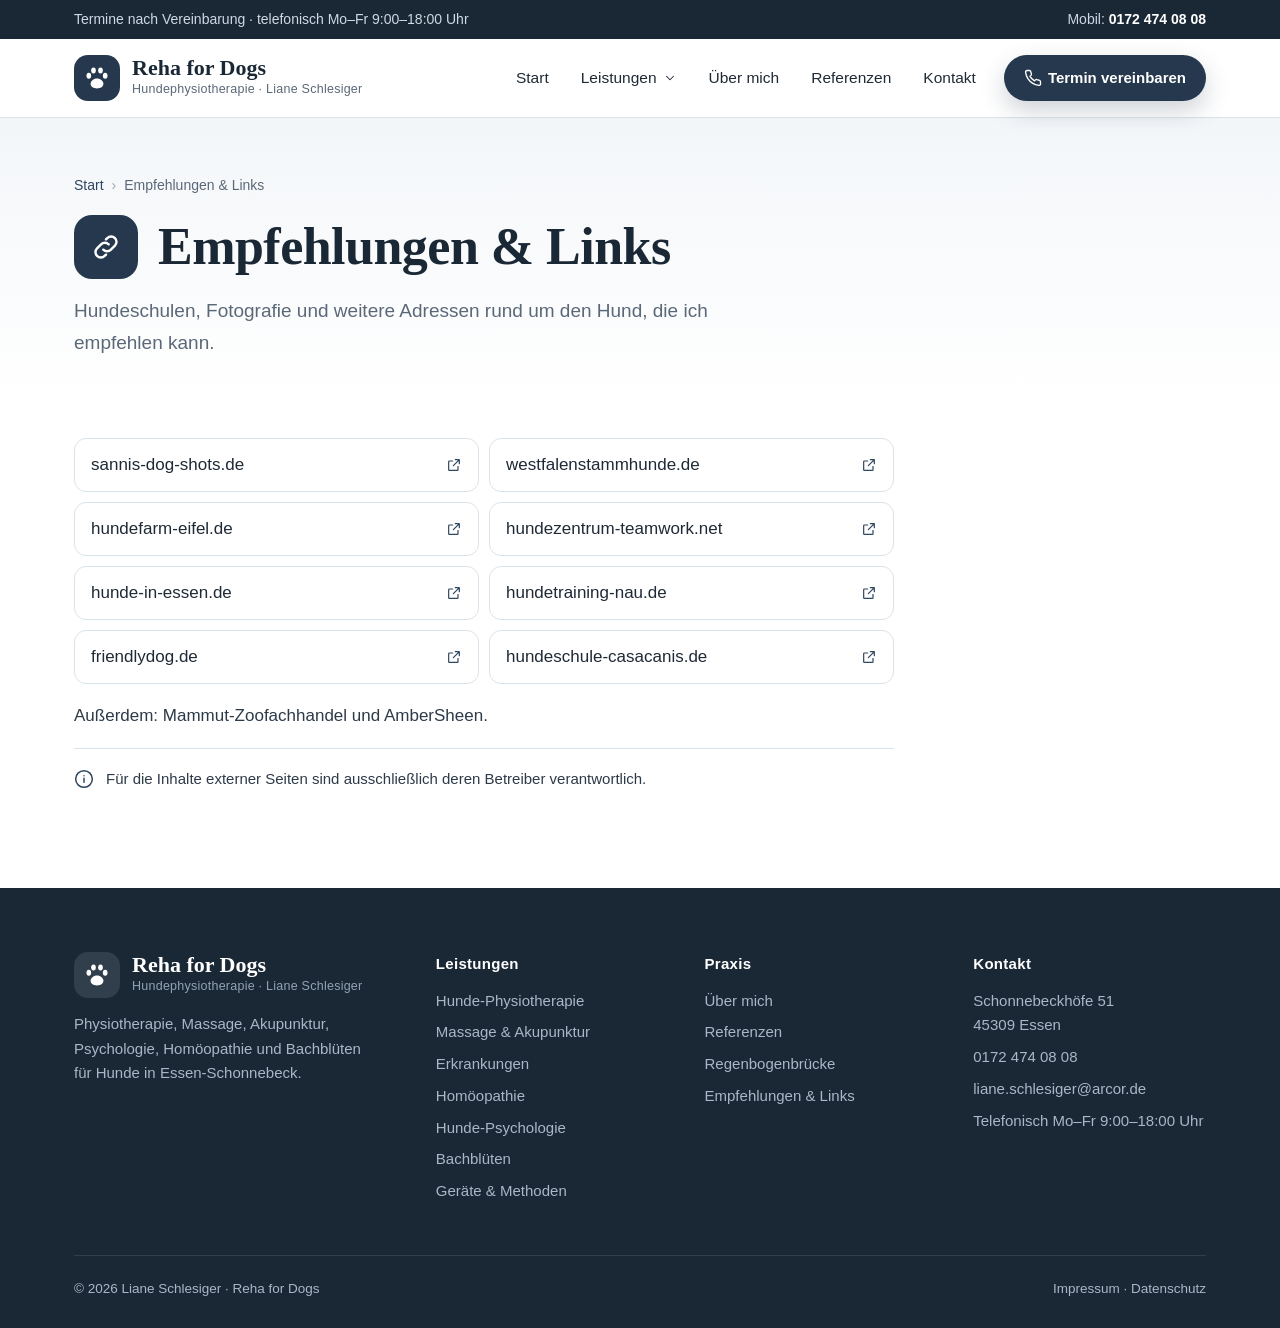
<file: public/links.html>
<!doctype html>
<html lang="de">
<head>
<meta charset="utf-8">
<meta name="viewport" content="width=device-width,initial-scale=1">
<title>Empfehlungen & Links | Reha for Dogs – Liane Schlesiger, Essen</title>
<meta name="description" content="Empfehlungen und Links rund um den Hund.">
<meta name="theme-color" content="#26384d">
<link rel="icon" href="data:image/svg+xml,%3Csvg xmlns='http://www.w3.org/2000/svg' viewBox='0 0 24 24'%3E%3Crect width='24' height='24' rx='6' fill='%2326384d'/%3E%3Cg fill='%23fff' transform='translate(4 4) scale(.66)'%3E%3Cpath d='M12 21c-3 0-5.5-1.6-5.5-4 0-2.3 2.4-4.6 5.5-4.6s5.5 2.3 5.5 4.6c0 2.4-2.5 4-5.5 4z'/%3E%3Cellipse cx='5' cy='10' rx='2' ry='2.6'/%3E%3Cellipse cx='19' cy='10' rx='2' ry='2.6'/%3E%3Cellipse cx='9' cy='5.5' rx='2' ry='2.6'/%3E%3Cellipse cx='15' cy='5.5' rx='2' ry='2.6'/%3E%3C/g%3E%3C/svg%3E">
<link rel="stylesheet" href="assets/style.css">
</head>
<body>
<div class="topbar"><div class="wrap"><span class="weg">Termine nach Vereinbarung · telefonisch Mo–Fr 9:00–18:00 Uhr</span><span>Mobil: <a href="tel:+491724740808">0172 474 08 08</a></span></div></div>
<header class="kopf"><div class="wrap">
  <a class="logo" href="index.html" aria-label="Reha for Dogs – zur Startseite"><span class="zeichen"><svg viewBox="0 0 24 24" fill="currentColor" aria-hidden="true"><path d="M12 21c-3 0-5.5-1.6-5.5-4 0-2.3 2.4-4.6 5.5-4.6s5.5 2.3 5.5 4.6c0 2.4-2.5 4-5.5 4z"/><ellipse cx="5" cy="10" rx="2" ry="2.6"/><ellipse cx="19" cy="10" rx="2" ry="2.6"/><ellipse cx="9" cy="5.5" rx="2" ry="2.6"/><ellipse cx="15" cy="5.5" rx="2" ry="2.6"/></svg></span><span><b>Reha for Dogs</b><small>Hundephysiotherapie · Liane Schlesiger</small></span></a>
  <nav class="haupt" aria-label="Hauptmenü">
    <a href="index.html">Start</a>
    <div class="dd"><button type="button" aria-haspopup="true" aria-expanded="false">Leistungen <svg viewBox="0 0 24 24" fill="none" stroke="currentColor" stroke-width="1.8" stroke-linecap="round" stroke-linejoin="round" aria-hidden="true"><path d="m6 9 6 6 6-6"/></svg></button><div class="dd-menu"><a href="physiotherapie.html"><span class="ic"><svg viewBox="0 0 24 24" fill="none" stroke="currentColor" stroke-width="1.8" stroke-linecap="round" stroke-linejoin="round" aria-hidden="true"><path d="M4 20c2-6 5-9 8-9s6 3 8 9"/><circle cx="12" cy="5" r="2.5"/><path d="M12 11v4M8.5 14.5 12 15l3.5-.5"/></svg></span><span><b>Hunde-Physiotherapie</b><small>Schmerzlinderung, Beweglichkeit und Muskelaufbau </small></span></a><a href="massage.html"><span class="ic"><svg viewBox="0 0 24 24" fill="none" stroke="currentColor" stroke-width="1.8" stroke-linecap="round" stroke-linejoin="round" aria-hidden="true"><path d="M7 11V6.5a1.5 1.5 0 0 1 3 0V10M10 10V4.5a1.5 1.5 0 0 1 3 0V10M13 10V5.5a1.5 1.5 0 0 1 3 0V12M16 9.5a1.5 1.5 0 0 1 3 0V14a7 7 0 0 1-7 7h-1a6 6 0 0 1-5-2.7L3.6 14.6a1.6 1.6 0 0 1 2.5-2L7 13.5V11"/></svg></span><span><b>Massage & Akupunktur</b><small>Gezielte Massagetechniken und Akupunktur gegen Verspannung</small></span></a><a href="erkrankungen.html"><span class="ic"><svg viewBox="0 0 24 24" fill="none" stroke="currentColor" stroke-width="1.8" stroke-linecap="round" stroke-linejoin="round" aria-hidden="true"><path d="M3 12h4l2-6 4 12 2-6h6"/></svg></span><span><b>Erkrankungen</b><small>Arthrose, Cauda equina, Spondylose und weitere Krankheitsb</small></span></a><a href="homoeopathie.html"><span class="ic"><svg viewBox="0 0 24 24" fill="none" stroke="currentColor" stroke-width="1.8" stroke-linecap="round" stroke-linejoin="round" aria-hidden="true"><path d="M12 3s6 6.4 6 11a6 6 0 0 1-12 0c0-4.6 6-11 6-11z"/><path d="M9.5 15a2.5 2.5 0 0 0 2.5 2.5"/></svg></span><span><b>Homöopathie</b><small>Den Hund im Ganzen sehen</small></span></a><a href="psychologie.html"><span class="ic"><svg viewBox="0 0 24 24" fill="none" stroke="currentColor" stroke-width="1.8" stroke-linecap="round" stroke-linejoin="round" aria-hidden="true"><path d="M12 20s-7-4.4-7-10a4 4 0 0 1 7-2.6A4 4 0 0 1 19 10c0 5.6-7 10-7 10z"/></svg></span><span><b>Hunde-Psychologie</b><small>Verhalten verstehen, Zusammenhänge zwischen Verhalten und </small></span></a><a href="bachblueten.html"><span class="ic"><svg viewBox="0 0 24 24" fill="none" stroke="currentColor" stroke-width="1.8" stroke-linecap="round" stroke-linejoin="round" aria-hidden="true"><circle cx="12" cy="12" r="2.4"/><path d="M12 9.6C10.5 6.5 10.8 4 12 3c1.2 1 1.5 3.5 0 6.6zM12 14.4c1.5 3.1 1.2 5.6 0 6.6-1.2-1-1.5-3.5 0-6.6zM9.6 12C6.5 13.5 4 13.2 3 12c1-1.2 3.5-1.5 6.6 0zM14.4 12c3.1-1.5 5.6-1.2 6.6 0-1 1.2-3.5 1.5-6.6 0z"/></svg></span><span><b>Bachblüten</b><small>Eine sanfte Methode bei Angst, Unsicherheit, Stress oder T</small></span></a><a href="geraete.html"><span class="ic"><svg viewBox="0 0 24 24" fill="none" stroke="currentColor" stroke-width="1.8" stroke-linecap="round" stroke-linejoin="round" aria-hidden="true"><rect x="3" y="7" width="18" height="11" rx="2"/><path d="M7 11h4M7 14h2M15 12.5a1.5 1.5 0 1 0 0 .01M8 7V5h8v2"/></svg></span><span><b>Geräte & Methoden</b><small>Stepper, Trampolin, Interferenz- und Low-Level-Lasertherap</small></span></a></div></div>
    <a href="ueber-mich.html">Über mich</a>
    <a href="referenzen.html">Referenzen</a>
    <a href="index.html#kontakt">Kontakt</a>
    <a class="btn btn-p cta" href="tel:+491724740808"><svg viewBox="0 0 24 24" fill="none" stroke="currentColor" stroke-width="1.8" stroke-linecap="round" stroke-linejoin="round" aria-hidden="true"><path d="M22 16.9v3a2 2 0 0 1-2.2 2 19.8 19.8 0 0 1-8.6-3.1 19.5 19.5 0 0 1-6-6A19.8 19.8 0 0 1 2.1 4.2 2 2 0 0 1 4.1 2h3a2 2 0 0 1 2 1.7c.1.9.4 1.8.7 2.7a2 2 0 0 1-.5 2.1L8 9.8a16 16 0 0 0 6 6l1.3-1.3a2 2 0 0 1 2.1-.4c.9.3 1.8.6 2.7.7a2 2 0 0 1 1.7 2z"/></svg>Termin vereinbaren</a>
  </nav>
  <button class="burger" type="button" aria-label="Menü öffnen" aria-expanded="false" onclick="menue()"><svg viewBox="0 0 24 24" fill="none" stroke="currentColor" stroke-width="1.8" stroke-linecap="round" stroke-linejoin="round" aria-hidden="true"><path d="M4 7h16M4 12h16M4 17h16"/></svg></button>
</div></header>
<div class="mobil" id="mobil">
  <a href="index.html"><svg viewBox="0 0 24 24" fill="none" stroke="currentColor" stroke-width="1.8" stroke-linecap="round" stroke-linejoin="round" aria-hidden="true"><path d="M12 21c-3 0-5.5-1.6-5.5-4 0-2.3 2.4-4.6 5.5-4.6s5.5 2.3 5.5 4.6c0 2.4-2.5 4-5.5 4z"/><ellipse cx="5" cy="10" rx="2" ry="2.6"/><ellipse cx="19" cy="10" rx="2" ry="2.6"/><ellipse cx="9" cy="5.5" rx="2" ry="2.6"/><ellipse cx="15" cy="5.5" rx="2" ry="2.6"/></svg>Start</a>
  <div class="gruppe">Leistungen</div>
  <a href="physiotherapie.html"><svg viewBox="0 0 24 24" fill="none" stroke="currentColor" stroke-width="1.8" stroke-linecap="round" stroke-linejoin="round" aria-hidden="true"><path d="M4 20c2-6 5-9 8-9s6 3 8 9"/><circle cx="12" cy="5" r="2.5"/><path d="M12 11v4M8.5 14.5 12 15l3.5-.5"/></svg>Hunde-Physiotherapie</a><a href="massage.html"><svg viewBox="0 0 24 24" fill="none" stroke="currentColor" stroke-width="1.8" stroke-linecap="round" stroke-linejoin="round" aria-hidden="true"><path d="M7 11V6.5a1.5 1.5 0 0 1 3 0V10M10 10V4.5a1.5 1.5 0 0 1 3 0V10M13 10V5.5a1.5 1.5 0 0 1 3 0V12M16 9.5a1.5 1.5 0 0 1 3 0V14a7 7 0 0 1-7 7h-1a6 6 0 0 1-5-2.7L3.6 14.6a1.6 1.6 0 0 1 2.5-2L7 13.5V11"/></svg>Massage & Akupunktur</a><a href="erkrankungen.html"><svg viewBox="0 0 24 24" fill="none" stroke="currentColor" stroke-width="1.8" stroke-linecap="round" stroke-linejoin="round" aria-hidden="true"><path d="M3 12h4l2-6 4 12 2-6h6"/></svg>Erkrankungen</a><a href="homoeopathie.html"><svg viewBox="0 0 24 24" fill="none" stroke="currentColor" stroke-width="1.8" stroke-linecap="round" stroke-linejoin="round" aria-hidden="true"><path d="M12 3s6 6.4 6 11a6 6 0 0 1-12 0c0-4.6 6-11 6-11z"/><path d="M9.5 15a2.5 2.5 0 0 0 2.5 2.5"/></svg>Homöopathie</a><a href="psychologie.html"><svg viewBox="0 0 24 24" fill="none" stroke="currentColor" stroke-width="1.8" stroke-linecap="round" stroke-linejoin="round" aria-hidden="true"><path d="M12 20s-7-4.4-7-10a4 4 0 0 1 7-2.6A4 4 0 0 1 19 10c0 5.6-7 10-7 10z"/></svg>Hunde-Psychologie</a><a href="bachblueten.html"><svg viewBox="0 0 24 24" fill="none" stroke="currentColor" stroke-width="1.8" stroke-linecap="round" stroke-linejoin="round" aria-hidden="true"><circle cx="12" cy="12" r="2.4"/><path d="M12 9.6C10.5 6.5 10.8 4 12 3c1.2 1 1.5 3.5 0 6.6zM12 14.4c1.5 3.1 1.2 5.6 0 6.6-1.2-1-1.5-3.5 0-6.6zM9.6 12C6.5 13.5 4 13.2 3 12c1-1.2 3.5-1.5 6.6 0zM14.4 12c3.1-1.5 5.6-1.2 6.6 0-1 1.2-3.5 1.5-6.6 0z"/></svg>Bachblüten</a><a href="geraete.html"><svg viewBox="0 0 24 24" fill="none" stroke="currentColor" stroke-width="1.8" stroke-linecap="round" stroke-linejoin="round" aria-hidden="true"><rect x="3" y="7" width="18" height="11" rx="2"/><path d="M7 11h4M7 14h2M15 12.5a1.5 1.5 0 1 0 0 .01M8 7V5h8v2"/></svg>Geräte & Methoden</a>
  <div class="gruppe">Praxis</div>
  <a href="ueber-mich.html"><svg viewBox="0 0 24 24" fill="none" stroke="currentColor" stroke-width="1.8" stroke-linecap="round" stroke-linejoin="round" aria-hidden="true"><circle cx="12" cy="8" r="4"/><path d="M4 21a8 8 0 0 1 16 0"/></svg>Über mich</a>
  <a href="referenzen.html"><svg viewBox="0 0 24 24" fill="none" stroke="currentColor" stroke-width="1.8" stroke-linecap="round" stroke-linejoin="round" aria-hidden="true"><path d="m12 3 2.7 5.6 6.1.9-4.4 4.3 1 6.1L12 17l-5.4 2.9 1-6.1-4.4-4.3 6.1-.9z"/></svg>Referenzen</a>
  <a href="regenbogenbruecke.html"><svg viewBox="0 0 24 24" fill="none" stroke="currentColor" stroke-width="1.8" stroke-linecap="round" stroke-linejoin="round" aria-hidden="true"><path d="M3 17a9 9 0 0 1 18 0M6.5 17a5.5 5.5 0 0 1 11 0M10 17a2 2 0 0 1 4 0"/></svg>Regenbogenbrücke</a>
  <a href="index.html#kontakt"><svg viewBox="0 0 24 24" fill="none" stroke="currentColor" stroke-width="1.8" stroke-linecap="round" stroke-linejoin="round" aria-hidden="true"><path d="M20 10c0 6-8 12-8 12s-8-6-8-12a8 8 0 0 1 16 0z"/><circle cx="12" cy="10" r="3"/></svg>Kontakt & Anfahrt</a>
  <a class="btn btn-p" href="tel:+491724740808"><svg viewBox="0 0 24 24" fill="none" stroke="currentColor" stroke-width="1.8" stroke-linecap="round" stroke-linejoin="round" aria-hidden="true"><path d="M22 16.9v3a2 2 0 0 1-2.2 2 19.8 19.8 0 0 1-8.6-3.1 19.5 19.5 0 0 1-6-6A19.8 19.8 0 0 1 2.1 4.2 2 2 0 0 1 4.1 2h3a2 2 0 0 1 2 1.7c.1.9.4 1.8.7 2.7a2 2 0 0 1-.5 2.1L8 9.8a16 16 0 0 0 6 6l1.3-1.3a2 2 0 0 1 2.1-.4c.9.3 1.8.6 2.7.7a2 2 0 0 1 1.7 2z"/></svg>0172 474 08 08 anrufen</a>
</div>
<main>
<section class="seitenkopf" style="padding-bottom:40px"><div class="wrap">
  <ol class="krumen"><li><a href="index.html">Start</a></li><li>Empfehlungen & Links</li></ol>
  <div class="titel"><span class="ic"><svg viewBox="0 0 24 24" fill="none" stroke="currentColor" stroke-width="1.8" stroke-linecap="round" stroke-linejoin="round" aria-hidden="true"><path d="M10 14a4 4 0 0 0 5.7 0l3-3a4 4 0 0 0-5.7-5.7l-1 1M14 10a4 4 0 0 0-5.7 0l-3 3a4 4 0 0 0 5.7 5.7l1-1"/></svg></span><h1>Empfehlungen & Links</h1></div>
  <p class="lead">Hundeschulen, Fotografie und weitere Adressen rund um den Hund, die ich empfehlen kann.</p>
</div></section><section class="inhalt"><div class="wrap" style="grid-template-columns:minmax(0,820px)"><div class="text"><ul class="links"><li><a href="https://www.sannis-dog-shots.de" target="_blank" rel="noopener">sannis-dog-shots.de<svg viewBox="0 0 24 24" fill="none" stroke="currentColor" stroke-width="1.8" stroke-linecap="round" stroke-linejoin="round" aria-hidden="true"><path d="M14 4h6v6M20 4l-9 9M18 14v5a1 1 0 0 1-1 1H5a1 1 0 0 1-1-1V7a1 1 0 0 1 1-1h5"/></svg></a></li><li><a href="https://www.westfalenstammhunde.de" target="_blank" rel="noopener">westfalenstammhunde.de<svg viewBox="0 0 24 24" fill="none" stroke="currentColor" stroke-width="1.8" stroke-linecap="round" stroke-linejoin="round" aria-hidden="true"><path d="M14 4h6v6M20 4l-9 9M18 14v5a1 1 0 0 1-1 1H5a1 1 0 0 1-1-1V7a1 1 0 0 1 1-1h5"/></svg></a></li><li><a href="https://www.hundefarm-eifel.de" target="_blank" rel="noopener">hundefarm-eifel.de<svg viewBox="0 0 24 24" fill="none" stroke="currentColor" stroke-width="1.8" stroke-linecap="round" stroke-linejoin="round" aria-hidden="true"><path d="M14 4h6v6M20 4l-9 9M18 14v5a1 1 0 0 1-1 1H5a1 1 0 0 1-1-1V7a1 1 0 0 1 1-1h5"/></svg></a></li><li><a href="https://www.hundezentrum-teamwork.net" target="_blank" rel="noopener">hundezentrum-teamwork.net<svg viewBox="0 0 24 24" fill="none" stroke="currentColor" stroke-width="1.8" stroke-linecap="round" stroke-linejoin="round" aria-hidden="true"><path d="M14 4h6v6M20 4l-9 9M18 14v5a1 1 0 0 1-1 1H5a1 1 0 0 1-1-1V7a1 1 0 0 1 1-1h5"/></svg></a></li><li><a href="https://www.hunde-in-essen.de" target="_blank" rel="noopener">hunde-in-essen.de<svg viewBox="0 0 24 24" fill="none" stroke="currentColor" stroke-width="1.8" stroke-linecap="round" stroke-linejoin="round" aria-hidden="true"><path d="M14 4h6v6M20 4l-9 9M18 14v5a1 1 0 0 1-1 1H5a1 1 0 0 1-1-1V7a1 1 0 0 1 1-1h5"/></svg></a></li><li><a href="https://www.hundetraining-nau.de" target="_blank" rel="noopener">hundetraining-nau.de<svg viewBox="0 0 24 24" fill="none" stroke="currentColor" stroke-width="1.8" stroke-linecap="round" stroke-linejoin="round" aria-hidden="true"><path d="M14 4h6v6M20 4l-9 9M18 14v5a1 1 0 0 1-1 1H5a1 1 0 0 1-1-1V7a1 1 0 0 1 1-1h5"/></svg></a></li><li><a href="https://www.friendlydog.de" target="_blank" rel="noopener">friendlydog.de<svg viewBox="0 0 24 24" fill="none" stroke="currentColor" stroke-width="1.8" stroke-linecap="round" stroke-linejoin="round" aria-hidden="true"><path d="M14 4h6v6M20 4l-9 9M18 14v5a1 1 0 0 1-1 1H5a1 1 0 0 1-1-1V7a1 1 0 0 1 1-1h5"/></svg></a></li><li><a href="https://www.hundeschule-casacanis.de" target="_blank" rel="noopener">hundeschule-casacanis.de<svg viewBox="0 0 24 24" fill="none" stroke="currentColor" stroke-width="1.8" stroke-linecap="round" stroke-linejoin="round" aria-hidden="true"><path d="M14 4h6v6M20 4l-9 9M18 14v5a1 1 0 0 1-1 1H5a1 1 0 0 1-1-1V7a1 1 0 0 1 1-1h5"/></svg></a></li></ul><p>Außerdem: Mammut-Zoofachhandel und AmberSheen.</p><p class="anmerkung"><svg viewBox="0 0 24 24" fill="none" stroke="currentColor" stroke-width="1.8" stroke-linecap="round" stroke-linejoin="round" aria-hidden="true"><circle cx="12" cy="12" r="10"/><path d="M12 16v-5M12 8h.01"/></svg><span>Für die Inhalte externer Seiten sind ausschließlich deren Betreiber verantwortlich.</span></p></div></div></section></main>
<footer><div class="wrap">
  <div class="raster">
    <div><a class="logo" href="index.html"><span class="zeichen"><svg viewBox="0 0 24 24" fill="currentColor" aria-hidden="true"><path d="M12 21c-3 0-5.5-1.6-5.5-4 0-2.3 2.4-4.6 5.5-4.6s5.5 2.3 5.5 4.6c0 2.4-2.5 4-5.5 4z"/><ellipse cx="5" cy="10" rx="2" ry="2.6"/><ellipse cx="19" cy="10" rx="2" ry="2.6"/><ellipse cx="9" cy="5.5" rx="2" ry="2.6"/><ellipse cx="15" cy="5.5" rx="2" ry="2.6"/></svg></span><span><b>Reha for Dogs</b><small>Hundephysiotherapie · Liane Schlesiger</small></span></a>
      <p>Physiotherapie, Massage, Akupunktur, Psychologie, Homöopathie und Bachblüten für Hunde in Essen-Schonnebeck.</p></div>
    <div><h4>Leistungen</h4><ul><li><a href="physiotherapie.html">Hunde-Physiotherapie</a></li><li><a href="massage.html">Massage & Akupunktur</a></li><li><a href="erkrankungen.html">Erkrankungen</a></li><li><a href="homoeopathie.html">Homöopathie</a></li><li><a href="psychologie.html">Hunde-Psychologie</a></li><li><a href="bachblueten.html">Bachblüten</a></li><li><a href="geraete.html">Geräte & Methoden</a></li></ul></div>
    <div><h4>Praxis</h4><ul><li><a href="ueber-mich.html">Über mich</a></li><li><a href="referenzen.html">Referenzen</a></li><li><a href="regenbogenbruecke.html">Regenbogenbrücke</a></li><li><a href="links.html">Empfehlungen & Links</a></li></ul></div>
    <div><h4>Kontakt</h4><ul><li>Schonnebeckhöfe 51<br>45309 Essen</li><li><a href="tel:+491724740808">0172 474 08 08</a></li><li><a href="mailto:liane.schlesiger@arcor.de">liane.schlesiger@arcor.de</a></li><li>Telefonisch Mo–Fr 9:00–18:00 Uhr</li></ul></div>
  </div>
  <div class="unten"><span>© <span id="jahr">2026</span> Liane Schlesiger · Reha for Dogs</span><span><a href="impressum.html">Impressum</a> · <a href="datenschutz.html">Datenschutz</a></span></div>
</div></footer>
<nav class="aktion" aria-label="Schnellkontakt"><a href="tel:+491724740808"><svg viewBox="0 0 24 24" fill="none" stroke="currentColor" stroke-width="1.8" stroke-linecap="round" stroke-linejoin="round" aria-hidden="true"><path d="M22 16.9v3a2 2 0 0 1-2.2 2 19.8 19.8 0 0 1-8.6-3.1 19.5 19.5 0 0 1-6-6A19.8 19.8 0 0 1 2.1 4.2 2 2 0 0 1 4.1 2h3a2 2 0 0 1 2 1.7c.1.9.4 1.8.7 2.7a2 2 0 0 1-.5 2.1L8 9.8a16 16 0 0 0 6 6l1.3-1.3a2 2 0 0 1 2.1-.4c.9.3 1.8.6 2.7.7a2 2 0 0 1 1.7 2z"/></svg>Anrufen</a><a href="https://www.google.com/maps/dir/?api=1&destination=Schonnebeckh%C3%B6fe+51%2C+45309+Essen" target="_blank" rel="noopener"><svg viewBox="0 0 24 24" fill="none" stroke="currentColor" stroke-width="1.8" stroke-linecap="round" stroke-linejoin="round" aria-hidden="true"><path d="M20 10c0 6-8 12-8 12s-8-6-8-12a8 8 0 0 1 16 0z"/><circle cx="12" cy="10" r="3"/></svg>Route</a></nav>
<script src="assets/main.js"></script>
</body>
</html>
</file>
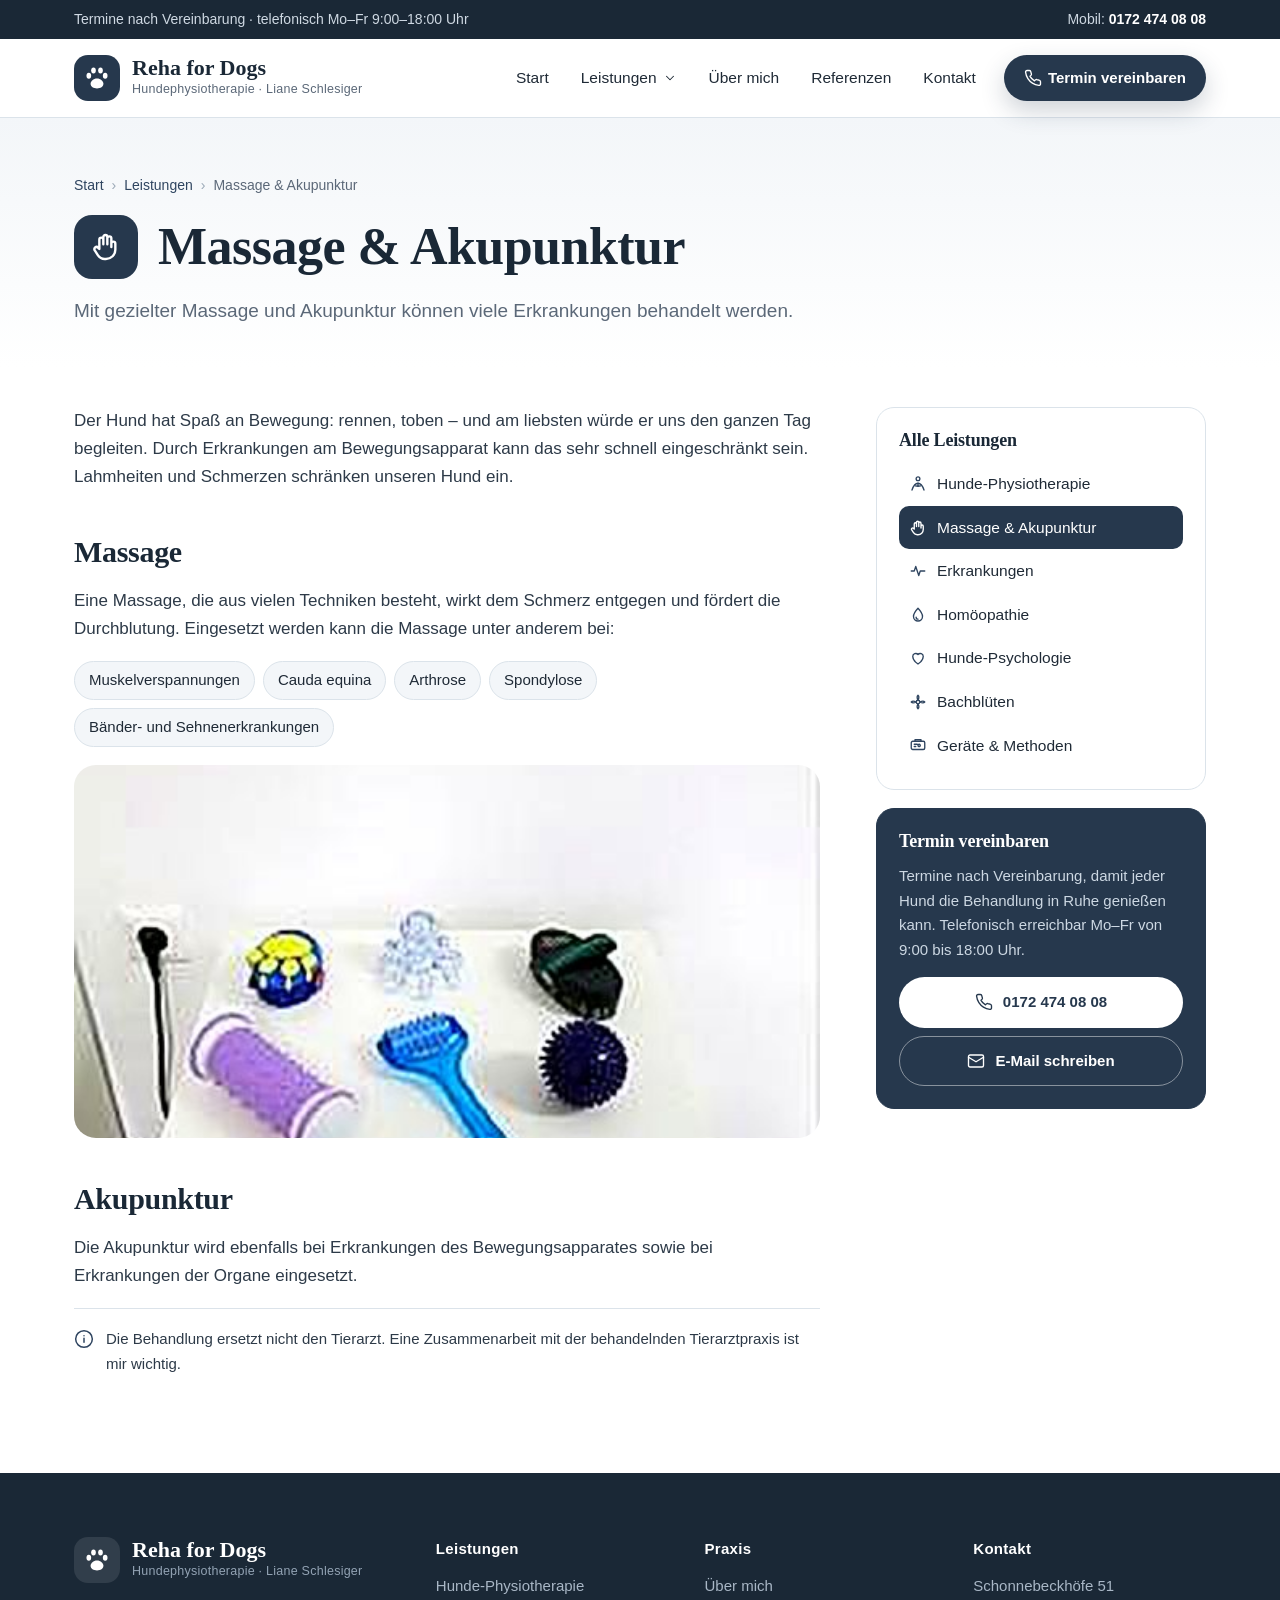
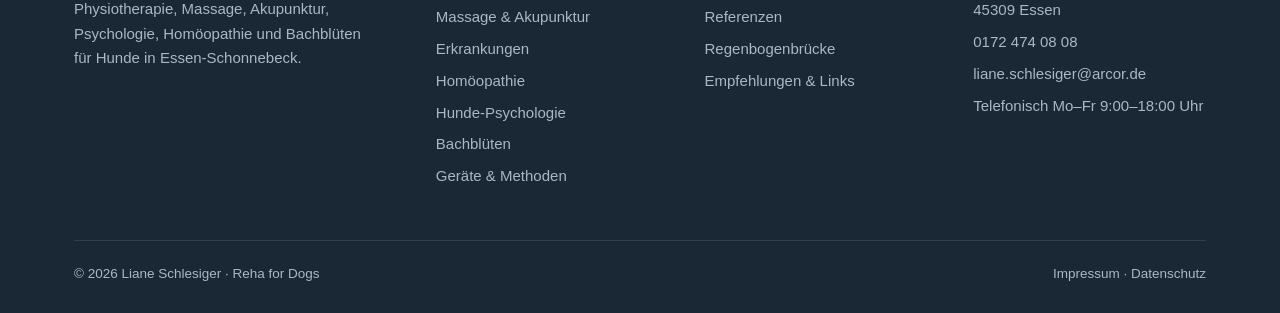
<file: public/massage.html>
<!doctype html>
<html lang="de">
<head>
<meta charset="utf-8">
<meta name="viewport" content="width=device-width,initial-scale=1">
<title>Massage & Akupunktur | Reha for Dogs – Liane Schlesiger, Essen</title>
<meta name="description" content="Hunde-Massage und Akupunktur in Essen-Schonnebeck bei Muskelverspannungen, Arthrose, Spondylose, Cauda equina sowie Bänder- und Sehnenerkrankungen.">
<meta name="theme-color" content="#26384d">
<link rel="icon" href="data:image/svg+xml,%3Csvg xmlns='http://www.w3.org/2000/svg' viewBox='0 0 24 24'%3E%3Crect width='24' height='24' rx='6' fill='%2326384d'/%3E%3Cg fill='%23fff' transform='translate(4 4) scale(.66)'%3E%3Cpath d='M12 21c-3 0-5.5-1.6-5.5-4 0-2.3 2.4-4.6 5.5-4.6s5.5 2.3 5.5 4.6c0 2.4-2.5 4-5.5 4z'/%3E%3Cellipse cx='5' cy='10' rx='2' ry='2.6'/%3E%3Cellipse cx='19' cy='10' rx='2' ry='2.6'/%3E%3Cellipse cx='9' cy='5.5' rx='2' ry='2.6'/%3E%3Cellipse cx='15' cy='5.5' rx='2' ry='2.6'/%3E%3C/g%3E%3C/svg%3E">
<link rel="stylesheet" href="assets/style.css">
</head>
<body>
<div class="topbar"><div class="wrap"><span class="weg">Termine nach Vereinbarung · telefonisch Mo–Fr 9:00–18:00 Uhr</span><span>Mobil: <a href="tel:+491724740808">0172 474 08 08</a></span></div></div>
<header class="kopf"><div class="wrap">
  <a class="logo" href="index.html" aria-label="Reha for Dogs – zur Startseite"><span class="zeichen"><svg viewBox="0 0 24 24" fill="currentColor" aria-hidden="true"><path d="M12 21c-3 0-5.5-1.6-5.5-4 0-2.3 2.4-4.6 5.5-4.6s5.5 2.3 5.5 4.6c0 2.4-2.5 4-5.5 4z"/><ellipse cx="5" cy="10" rx="2" ry="2.6"/><ellipse cx="19" cy="10" rx="2" ry="2.6"/><ellipse cx="9" cy="5.5" rx="2" ry="2.6"/><ellipse cx="15" cy="5.5" rx="2" ry="2.6"/></svg></span><span><b>Reha for Dogs</b><small>Hundephysiotherapie · Liane Schlesiger</small></span></a>
  <nav class="haupt" aria-label="Hauptmenü">
    <a href="index.html">Start</a>
    <div class="dd"><button type="button" aria-haspopup="true" aria-expanded="false">Leistungen <svg viewBox="0 0 24 24" fill="none" stroke="currentColor" stroke-width="1.8" stroke-linecap="round" stroke-linejoin="round" aria-hidden="true"><path d="m6 9 6 6 6-6"/></svg></button><div class="dd-menu"><a href="physiotherapie.html"><span class="ic"><svg viewBox="0 0 24 24" fill="none" stroke="currentColor" stroke-width="1.8" stroke-linecap="round" stroke-linejoin="round" aria-hidden="true"><path d="M4 20c2-6 5-9 8-9s6 3 8 9"/><circle cx="12" cy="5" r="2.5"/><path d="M12 11v4M8.5 14.5 12 15l3.5-.5"/></svg></span><span><b>Hunde-Physiotherapie</b><small>Schmerzlinderung, Beweglichkeit und Muskelaufbau </small></span></a><a href="massage.html"><span class="ic"><svg viewBox="0 0 24 24" fill="none" stroke="currentColor" stroke-width="1.8" stroke-linecap="round" stroke-linejoin="round" aria-hidden="true"><path d="M7 11V6.5a1.5 1.5 0 0 1 3 0V10M10 10V4.5a1.5 1.5 0 0 1 3 0V10M13 10V5.5a1.5 1.5 0 0 1 3 0V12M16 9.5a1.5 1.5 0 0 1 3 0V14a7 7 0 0 1-7 7h-1a6 6 0 0 1-5-2.7L3.6 14.6a1.6 1.6 0 0 1 2.5-2L7 13.5V11"/></svg></span><span><b>Massage & Akupunktur</b><small>Gezielte Massagetechniken und Akupunktur gegen Verspannung</small></span></a><a href="erkrankungen.html"><span class="ic"><svg viewBox="0 0 24 24" fill="none" stroke="currentColor" stroke-width="1.8" stroke-linecap="round" stroke-linejoin="round" aria-hidden="true"><path d="M3 12h4l2-6 4 12 2-6h6"/></svg></span><span><b>Erkrankungen</b><small>Arthrose, Cauda equina, Spondylose und weitere Krankheitsb</small></span></a><a href="homoeopathie.html"><span class="ic"><svg viewBox="0 0 24 24" fill="none" stroke="currentColor" stroke-width="1.8" stroke-linecap="round" stroke-linejoin="round" aria-hidden="true"><path d="M12 3s6 6.4 6 11a6 6 0 0 1-12 0c0-4.6 6-11 6-11z"/><path d="M9.5 15a2.5 2.5 0 0 0 2.5 2.5"/></svg></span><span><b>Homöopathie</b><small>Den Hund im Ganzen sehen</small></span></a><a href="psychologie.html"><span class="ic"><svg viewBox="0 0 24 24" fill="none" stroke="currentColor" stroke-width="1.8" stroke-linecap="round" stroke-linejoin="round" aria-hidden="true"><path d="M12 20s-7-4.4-7-10a4 4 0 0 1 7-2.6A4 4 0 0 1 19 10c0 5.6-7 10-7 10z"/></svg></span><span><b>Hunde-Psychologie</b><small>Verhalten verstehen, Zusammenhänge zwischen Verhalten und </small></span></a><a href="bachblueten.html"><span class="ic"><svg viewBox="0 0 24 24" fill="none" stroke="currentColor" stroke-width="1.8" stroke-linecap="round" stroke-linejoin="round" aria-hidden="true"><circle cx="12" cy="12" r="2.4"/><path d="M12 9.6C10.5 6.5 10.8 4 12 3c1.2 1 1.5 3.5 0 6.6zM12 14.4c1.5 3.1 1.2 5.6 0 6.6-1.2-1-1.5-3.5 0-6.6zM9.6 12C6.5 13.5 4 13.2 3 12c1-1.2 3.5-1.5 6.6 0zM14.4 12c3.1-1.5 5.6-1.2 6.6 0-1 1.2-3.5 1.5-6.6 0z"/></svg></span><span><b>Bachblüten</b><small>Eine sanfte Methode bei Angst, Unsicherheit, Stress oder T</small></span></a><a href="geraete.html"><span class="ic"><svg viewBox="0 0 24 24" fill="none" stroke="currentColor" stroke-width="1.8" stroke-linecap="round" stroke-linejoin="round" aria-hidden="true"><rect x="3" y="7" width="18" height="11" rx="2"/><path d="M7 11h4M7 14h2M15 12.5a1.5 1.5 0 1 0 0 .01M8 7V5h8v2"/></svg></span><span><b>Geräte & Methoden</b><small>Stepper, Trampolin, Interferenz- und Low-Level-Lasertherap</small></span></a></div></div>
    <a href="ueber-mich.html">Über mich</a>
    <a href="referenzen.html">Referenzen</a>
    <a href="index.html#kontakt">Kontakt</a>
    <a class="btn btn-p cta" href="tel:+491724740808"><svg viewBox="0 0 24 24" fill="none" stroke="currentColor" stroke-width="1.8" stroke-linecap="round" stroke-linejoin="round" aria-hidden="true"><path d="M22 16.9v3a2 2 0 0 1-2.2 2 19.8 19.8 0 0 1-8.6-3.1 19.5 19.5 0 0 1-6-6A19.8 19.8 0 0 1 2.1 4.2 2 2 0 0 1 4.1 2h3a2 2 0 0 1 2 1.7c.1.9.4 1.8.7 2.7a2 2 0 0 1-.5 2.1L8 9.8a16 16 0 0 0 6 6l1.3-1.3a2 2 0 0 1 2.1-.4c.9.3 1.8.6 2.7.7a2 2 0 0 1 1.7 2z"/></svg>Termin vereinbaren</a>
  </nav>
  <button class="burger" type="button" aria-label="Menü öffnen" aria-expanded="false" onclick="menue()"><svg viewBox="0 0 24 24" fill="none" stroke="currentColor" stroke-width="1.8" stroke-linecap="round" stroke-linejoin="round" aria-hidden="true"><path d="M4 7h16M4 12h16M4 17h16"/></svg></button>
</div></header>
<div class="mobil" id="mobil">
  <a href="index.html"><svg viewBox="0 0 24 24" fill="none" stroke="currentColor" stroke-width="1.8" stroke-linecap="round" stroke-linejoin="round" aria-hidden="true"><path d="M12 21c-3 0-5.5-1.6-5.5-4 0-2.3 2.4-4.6 5.5-4.6s5.5 2.3 5.5 4.6c0 2.4-2.5 4-5.5 4z"/><ellipse cx="5" cy="10" rx="2" ry="2.6"/><ellipse cx="19" cy="10" rx="2" ry="2.6"/><ellipse cx="9" cy="5.5" rx="2" ry="2.6"/><ellipse cx="15" cy="5.5" rx="2" ry="2.6"/></svg>Start</a>
  <div class="gruppe">Leistungen</div>
  <a href="physiotherapie.html"><svg viewBox="0 0 24 24" fill="none" stroke="currentColor" stroke-width="1.8" stroke-linecap="round" stroke-linejoin="round" aria-hidden="true"><path d="M4 20c2-6 5-9 8-9s6 3 8 9"/><circle cx="12" cy="5" r="2.5"/><path d="M12 11v4M8.5 14.5 12 15l3.5-.5"/></svg>Hunde-Physiotherapie</a><a href="massage.html"><svg viewBox="0 0 24 24" fill="none" stroke="currentColor" stroke-width="1.8" stroke-linecap="round" stroke-linejoin="round" aria-hidden="true"><path d="M7 11V6.5a1.5 1.5 0 0 1 3 0V10M10 10V4.5a1.5 1.5 0 0 1 3 0V10M13 10V5.5a1.5 1.5 0 0 1 3 0V12M16 9.5a1.5 1.5 0 0 1 3 0V14a7 7 0 0 1-7 7h-1a6 6 0 0 1-5-2.7L3.6 14.6a1.6 1.6 0 0 1 2.5-2L7 13.5V11"/></svg>Massage & Akupunktur</a><a href="erkrankungen.html"><svg viewBox="0 0 24 24" fill="none" stroke="currentColor" stroke-width="1.8" stroke-linecap="round" stroke-linejoin="round" aria-hidden="true"><path d="M3 12h4l2-6 4 12 2-6h6"/></svg>Erkrankungen</a><a href="homoeopathie.html"><svg viewBox="0 0 24 24" fill="none" stroke="currentColor" stroke-width="1.8" stroke-linecap="round" stroke-linejoin="round" aria-hidden="true"><path d="M12 3s6 6.4 6 11a6 6 0 0 1-12 0c0-4.6 6-11 6-11z"/><path d="M9.5 15a2.5 2.5 0 0 0 2.5 2.5"/></svg>Homöopathie</a><a href="psychologie.html"><svg viewBox="0 0 24 24" fill="none" stroke="currentColor" stroke-width="1.8" stroke-linecap="round" stroke-linejoin="round" aria-hidden="true"><path d="M12 20s-7-4.4-7-10a4 4 0 0 1 7-2.6A4 4 0 0 1 19 10c0 5.6-7 10-7 10z"/></svg>Hunde-Psychologie</a><a href="bachblueten.html"><svg viewBox="0 0 24 24" fill="none" stroke="currentColor" stroke-width="1.8" stroke-linecap="round" stroke-linejoin="round" aria-hidden="true"><circle cx="12" cy="12" r="2.4"/><path d="M12 9.6C10.5 6.5 10.8 4 12 3c1.2 1 1.5 3.5 0 6.6zM12 14.4c1.5 3.1 1.2 5.6 0 6.6-1.2-1-1.5-3.5 0-6.6zM9.6 12C6.5 13.5 4 13.2 3 12c1-1.2 3.5-1.5 6.6 0zM14.4 12c3.1-1.5 5.6-1.2 6.6 0-1 1.2-3.5 1.5-6.6 0z"/></svg>Bachblüten</a><a href="geraete.html"><svg viewBox="0 0 24 24" fill="none" stroke="currentColor" stroke-width="1.8" stroke-linecap="round" stroke-linejoin="round" aria-hidden="true"><rect x="3" y="7" width="18" height="11" rx="2"/><path d="M7 11h4M7 14h2M15 12.5a1.5 1.5 0 1 0 0 .01M8 7V5h8v2"/></svg>Geräte & Methoden</a>
  <div class="gruppe">Praxis</div>
  <a href="ueber-mich.html"><svg viewBox="0 0 24 24" fill="none" stroke="currentColor" stroke-width="1.8" stroke-linecap="round" stroke-linejoin="round" aria-hidden="true"><circle cx="12" cy="8" r="4"/><path d="M4 21a8 8 0 0 1 16 0"/></svg>Über mich</a>
  <a href="referenzen.html"><svg viewBox="0 0 24 24" fill="none" stroke="currentColor" stroke-width="1.8" stroke-linecap="round" stroke-linejoin="round" aria-hidden="true"><path d="m12 3 2.7 5.6 6.1.9-4.4 4.3 1 6.1L12 17l-5.4 2.9 1-6.1-4.4-4.3 6.1-.9z"/></svg>Referenzen</a>
  <a href="regenbogenbruecke.html"><svg viewBox="0 0 24 24" fill="none" stroke="currentColor" stroke-width="1.8" stroke-linecap="round" stroke-linejoin="round" aria-hidden="true"><path d="M3 17a9 9 0 0 1 18 0M6.5 17a5.5 5.5 0 0 1 11 0M10 17a2 2 0 0 1 4 0"/></svg>Regenbogenbrücke</a>
  <a href="index.html#kontakt"><svg viewBox="0 0 24 24" fill="none" stroke="currentColor" stroke-width="1.8" stroke-linecap="round" stroke-linejoin="round" aria-hidden="true"><path d="M20 10c0 6-8 12-8 12s-8-6-8-12a8 8 0 0 1 16 0z"/><circle cx="12" cy="10" r="3"/></svg>Kontakt & Anfahrt</a>
  <a class="btn btn-p" href="tel:+491724740808"><svg viewBox="0 0 24 24" fill="none" stroke="currentColor" stroke-width="1.8" stroke-linecap="round" stroke-linejoin="round" aria-hidden="true"><path d="M22 16.9v3a2 2 0 0 1-2.2 2 19.8 19.8 0 0 1-8.6-3.1 19.5 19.5 0 0 1-6-6A19.8 19.8 0 0 1 2.1 4.2 2 2 0 0 1 4.1 2h3a2 2 0 0 1 2 1.7c.1.9.4 1.8.7 2.7a2 2 0 0 1-.5 2.1L8 9.8a16 16 0 0 0 6 6l1.3-1.3a2 2 0 0 1 2.1-.4c.9.3 1.8.6 2.7.7a2 2 0 0 1 1.7 2z"/></svg>0172 474 08 08 anrufen</a>
</div>
<main>
<section class="seitenkopf" style="padding-bottom:40px"><div class="wrap">
  <ol class="krumen"><li><a href="index.html">Start</a></li><li><a href="index.html#leistungen">Leistungen</a></li><li>Massage & Akupunktur</li></ol>
  <div class="titel"><span class="ic"><svg viewBox="0 0 24 24" fill="none" stroke="currentColor" stroke-width="1.8" stroke-linecap="round" stroke-linejoin="round" aria-hidden="true"><path d="M7 11V6.5a1.5 1.5 0 0 1 3 0V10M10 10V4.5a1.5 1.5 0 0 1 3 0V10M13 10V5.5a1.5 1.5 0 0 1 3 0V12M16 9.5a1.5 1.5 0 0 1 3 0V14a7 7 0 0 1-7 7h-1a6 6 0 0 1-5-2.7L3.6 14.6a1.6 1.6 0 0 1 2.5-2L7 13.5V11"/></svg></span><h1>Massage & Akupunktur</h1></div>
  <p class="lead">Mit gezielter Massage und Akupunktur können viele Erkrankungen behandelt werden.</p>
</div></section><section class="inhalt"><div class="wrap"><div class="text">
<p>Der Hund hat Spaß an Bewegung: rennen, toben – und am liebsten würde er uns den ganzen Tag begleiten. Durch Erkrankungen am Bewegungsapparat kann das sehr schnell eingeschränkt sein. Lahmheiten und Schmerzen schränken unseren Hund ein.</p>
<h2>Massage</h2>
<p>Eine Massage, die aus vielen Techniken besteht, wirkt dem Schmerz entgegen und fördert die Durchblutung. Eingesetzt werden kann die Massage unter anderem bei:</p>
<ul class="chips"><li>Muskelverspannungen</li><li>Cauda equina</li><li>Arthrose</li><li>Spondylose</li><li>Bänder- und Sehnenerkrankungen</li></ul>
<figure class="bild-breit"><img src="bilder/massage.jpg" alt="Massagehilfsmittel wie Igelbälle und Massageroller" loading="lazy" style="aspect-ratio:16/8"></figure>
<h2>Akupunktur</h2>
<p>Die Akupunktur wird ebenfalls bei Erkrankungen des Bewegungsapparates sowie bei Erkrankungen der Organe eingesetzt.</p>
<p class="anmerkung"><svg viewBox="0 0 24 24" fill="none" stroke="currentColor" stroke-width="1.8" stroke-linecap="round" stroke-linejoin="round" aria-hidden="true"><circle cx="12" cy="12" r="10"/><path d="M12 16v-5M12 8h.01"/></svg><span>Die Behandlung ersetzt nicht den Tierarzt. Eine Zusammenarbeit mit der behandelnden Tierarztpraxis ist mir wichtig.</span></p></div><aside class="seite">
  <div class="karte"><h3>Alle Leistungen</h3><nav aria-label="Leistungen"><a href="physiotherapie.html"><svg viewBox="0 0 24 24" fill="none" stroke="currentColor" stroke-width="1.8" stroke-linecap="round" stroke-linejoin="round" aria-hidden="true"><path d="M4 20c2-6 5-9 8-9s6 3 8 9"/><circle cx="12" cy="5" r="2.5"/><path d="M12 11v4M8.5 14.5 12 15l3.5-.5"/></svg>Hunde-Physiotherapie</a><a href="massage.html" class="aktiv"><svg viewBox="0 0 24 24" fill="none" stroke="currentColor" stroke-width="1.8" stroke-linecap="round" stroke-linejoin="round" aria-hidden="true"><path d="M7 11V6.5a1.5 1.5 0 0 1 3 0V10M10 10V4.5a1.5 1.5 0 0 1 3 0V10M13 10V5.5a1.5 1.5 0 0 1 3 0V12M16 9.5a1.5 1.5 0 0 1 3 0V14a7 7 0 0 1-7 7h-1a6 6 0 0 1-5-2.7L3.6 14.6a1.6 1.6 0 0 1 2.5-2L7 13.5V11"/></svg>Massage & Akupunktur</a><a href="erkrankungen.html"><svg viewBox="0 0 24 24" fill="none" stroke="currentColor" stroke-width="1.8" stroke-linecap="round" stroke-linejoin="round" aria-hidden="true"><path d="M3 12h4l2-6 4 12 2-6h6"/></svg>Erkrankungen</a><a href="homoeopathie.html"><svg viewBox="0 0 24 24" fill="none" stroke="currentColor" stroke-width="1.8" stroke-linecap="round" stroke-linejoin="round" aria-hidden="true"><path d="M12 3s6 6.4 6 11a6 6 0 0 1-12 0c0-4.6 6-11 6-11z"/><path d="M9.5 15a2.5 2.5 0 0 0 2.5 2.5"/></svg>Homöopathie</a><a href="psychologie.html"><svg viewBox="0 0 24 24" fill="none" stroke="currentColor" stroke-width="1.8" stroke-linecap="round" stroke-linejoin="round" aria-hidden="true"><path d="M12 20s-7-4.4-7-10a4 4 0 0 1 7-2.6A4 4 0 0 1 19 10c0 5.6-7 10-7 10z"/></svg>Hunde-Psychologie</a><a href="bachblueten.html"><svg viewBox="0 0 24 24" fill="none" stroke="currentColor" stroke-width="1.8" stroke-linecap="round" stroke-linejoin="round" aria-hidden="true"><circle cx="12" cy="12" r="2.4"/><path d="M12 9.6C10.5 6.5 10.8 4 12 3c1.2 1 1.5 3.5 0 6.6zM12 14.4c1.5 3.1 1.2 5.6 0 6.6-1.2-1-1.5-3.5 0-6.6zM9.6 12C6.5 13.5 4 13.2 3 12c1-1.2 3.5-1.5 6.6 0zM14.4 12c3.1-1.5 5.6-1.2 6.6 0-1 1.2-3.5 1.5-6.6 0z"/></svg>Bachblüten</a><a href="geraete.html"><svg viewBox="0 0 24 24" fill="none" stroke="currentColor" stroke-width="1.8" stroke-linecap="round" stroke-linejoin="round" aria-hidden="true"><rect x="3" y="7" width="18" height="11" rx="2"/><path d="M7 11h4M7 14h2M15 12.5a1.5 1.5 0 1 0 0 .01M8 7V5h8v2"/></svg>Geräte & Methoden</a></nav></div>
  <div class="karte dunkel"><h3>Termin vereinbaren</h3><p>Termine nach Vereinbarung, damit jeder Hund die Behandlung in Ruhe genießen kann. Telefonisch erreichbar Mo–Fr von 9:00 bis 18:00 Uhr.</p>
    <a class="btn btn-w" href="tel:+491724740808"><svg viewBox="0 0 24 24" fill="none" stroke="currentColor" stroke-width="1.8" stroke-linecap="round" stroke-linejoin="round" aria-hidden="true"><path d="M22 16.9v3a2 2 0 0 1-2.2 2 19.8 19.8 0 0 1-8.6-3.1 19.5 19.5 0 0 1-6-6A19.8 19.8 0 0 1 2.1 4.2 2 2 0 0 1 4.1 2h3a2 2 0 0 1 2 1.7c.1.9.4 1.8.7 2.7a2 2 0 0 1-.5 2.1L8 9.8a16 16 0 0 0 6 6l1.3-1.3a2 2 0 0 1 2.1-.4c.9.3 1.8.6 2.7.7a2 2 0 0 1 1.7 2z"/></svg>0172 474 08 08</a><a class="btn btn-g" href="mailto:liane.schlesiger@arcor.de"><svg viewBox="0 0 24 24" fill="none" stroke="currentColor" stroke-width="1.8" stroke-linecap="round" stroke-linejoin="round" aria-hidden="true"><rect x="2" y="4" width="20" height="16" rx="2"/><path d="m22 7-10 6L2 7"/></svg>E-Mail schreiben</a></div>
</aside></div></section></main>
<footer><div class="wrap">
  <div class="raster">
    <div><a class="logo" href="index.html"><span class="zeichen"><svg viewBox="0 0 24 24" fill="currentColor" aria-hidden="true"><path d="M12 21c-3 0-5.5-1.6-5.5-4 0-2.3 2.4-4.6 5.5-4.6s5.5 2.3 5.5 4.6c0 2.4-2.5 4-5.5 4z"/><ellipse cx="5" cy="10" rx="2" ry="2.6"/><ellipse cx="19" cy="10" rx="2" ry="2.6"/><ellipse cx="9" cy="5.5" rx="2" ry="2.6"/><ellipse cx="15" cy="5.5" rx="2" ry="2.6"/></svg></span><span><b>Reha for Dogs</b><small>Hundephysiotherapie · Liane Schlesiger</small></span></a>
      <p>Physiotherapie, Massage, Akupunktur, Psychologie, Homöopathie und Bachblüten für Hunde in Essen-Schonnebeck.</p></div>
    <div><h4>Leistungen</h4><ul><li><a href="physiotherapie.html">Hunde-Physiotherapie</a></li><li><a href="massage.html">Massage & Akupunktur</a></li><li><a href="erkrankungen.html">Erkrankungen</a></li><li><a href="homoeopathie.html">Homöopathie</a></li><li><a href="psychologie.html">Hunde-Psychologie</a></li><li><a href="bachblueten.html">Bachblüten</a></li><li><a href="geraete.html">Geräte & Methoden</a></li></ul></div>
    <div><h4>Praxis</h4><ul><li><a href="ueber-mich.html">Über mich</a></li><li><a href="referenzen.html">Referenzen</a></li><li><a href="regenbogenbruecke.html">Regenbogenbrücke</a></li><li><a href="links.html">Empfehlungen & Links</a></li></ul></div>
    <div><h4>Kontakt</h4><ul><li>Schonnebeckhöfe 51<br>45309 Essen</li><li><a href="tel:+491724740808">0172 474 08 08</a></li><li><a href="mailto:liane.schlesiger@arcor.de">liane.schlesiger@arcor.de</a></li><li>Telefonisch Mo–Fr 9:00–18:00 Uhr</li></ul></div>
  </div>
  <div class="unten"><span>© <span id="jahr">2026</span> Liane Schlesiger · Reha for Dogs</span><span><a href="impressum.html">Impressum</a> · <a href="datenschutz.html">Datenschutz</a></span></div>
</div></footer>
<nav class="aktion" aria-label="Schnellkontakt"><a href="tel:+491724740808"><svg viewBox="0 0 24 24" fill="none" stroke="currentColor" stroke-width="1.8" stroke-linecap="round" stroke-linejoin="round" aria-hidden="true"><path d="M22 16.9v3a2 2 0 0 1-2.2 2 19.8 19.8 0 0 1-8.6-3.1 19.5 19.5 0 0 1-6-6A19.8 19.8 0 0 1 2.1 4.2 2 2 0 0 1 4.1 2h3a2 2 0 0 1 2 1.7c.1.9.4 1.8.7 2.7a2 2 0 0 1-.5 2.1L8 9.8a16 16 0 0 0 6 6l1.3-1.3a2 2 0 0 1 2.1-.4c.9.3 1.8.6 2.7.7a2 2 0 0 1 1.7 2z"/></svg>Anrufen</a><a href="https://www.google.com/maps/dir/?api=1&destination=Schonnebeckh%C3%B6fe+51%2C+45309+Essen" target="_blank" rel="noopener"><svg viewBox="0 0 24 24" fill="none" stroke="currentColor" stroke-width="1.8" stroke-linecap="round" stroke-linejoin="round" aria-hidden="true"><path d="M20 10c0 6-8 12-8 12s-8-6-8-12a8 8 0 0 1 16 0z"/><circle cx="12" cy="10" r="3"/></svg>Route</a></nav>
<script src="assets/main.js"></script>
</body>
</html>
</file>
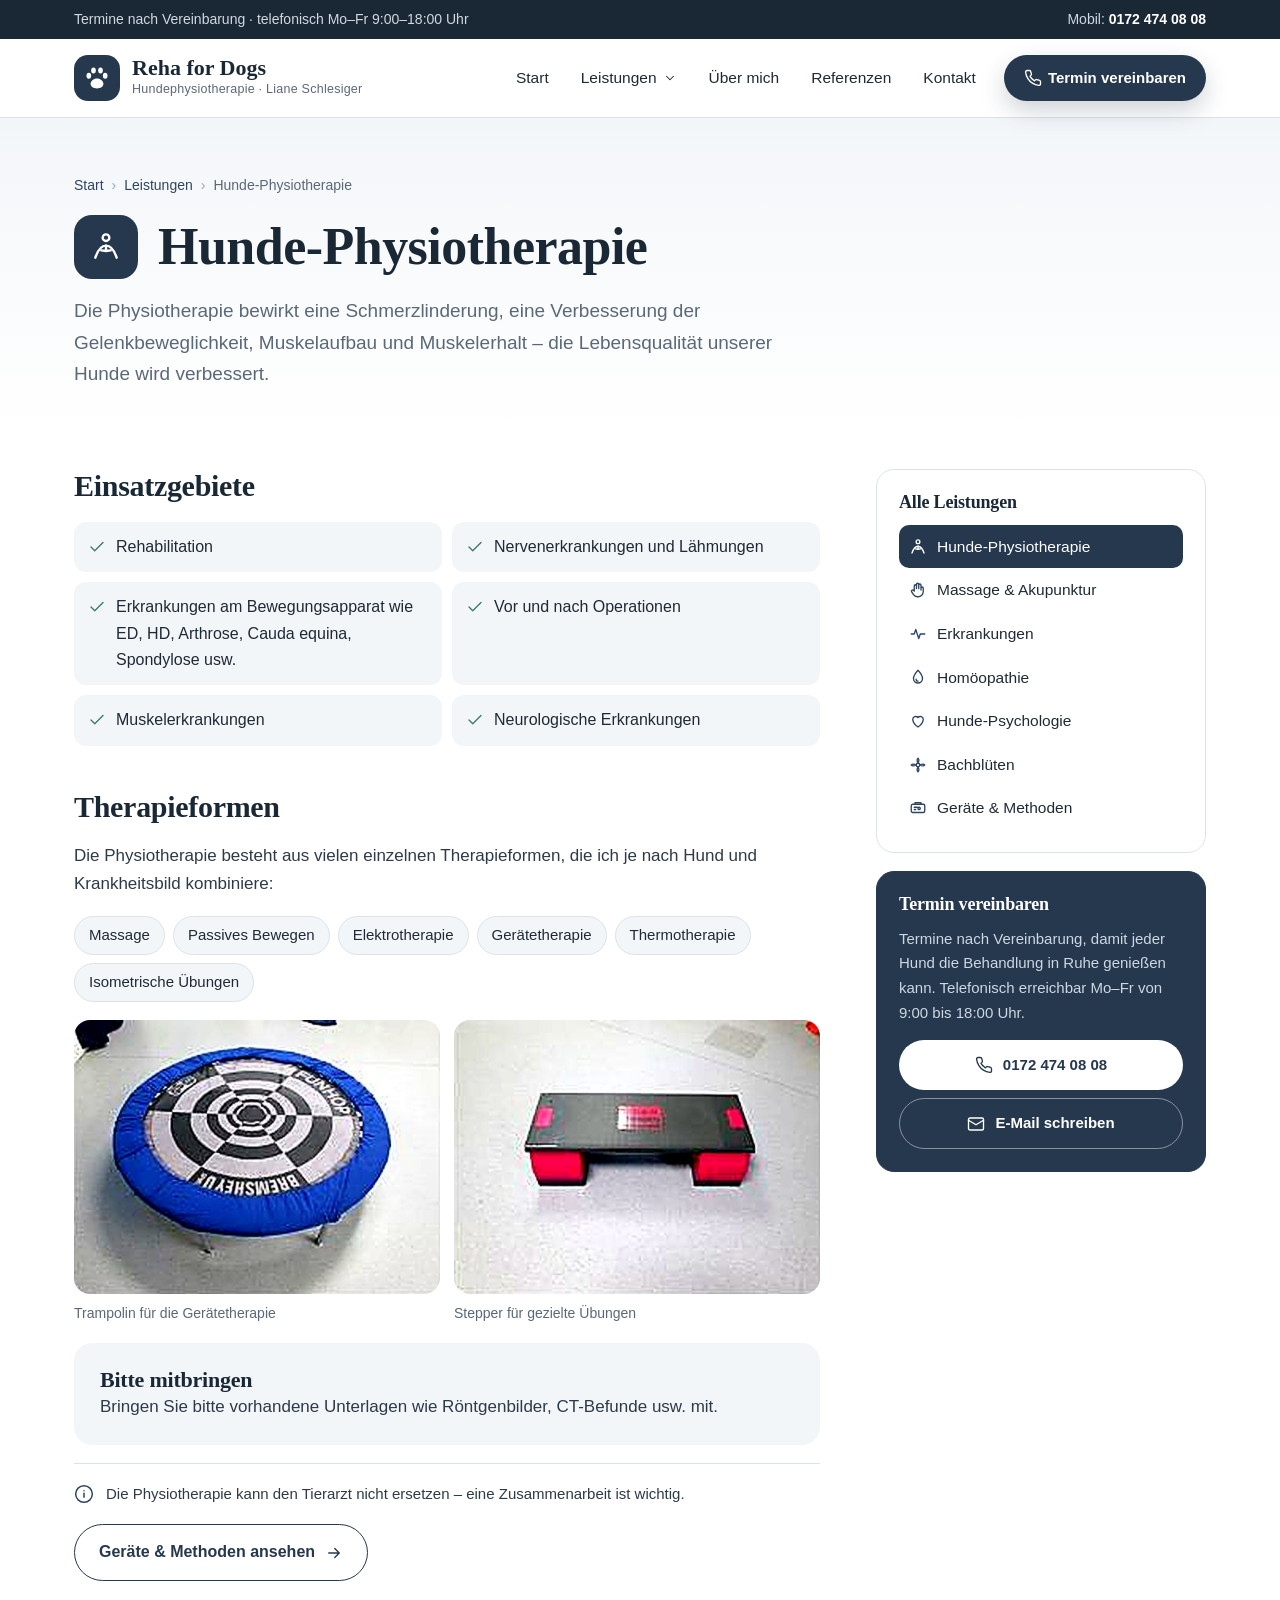
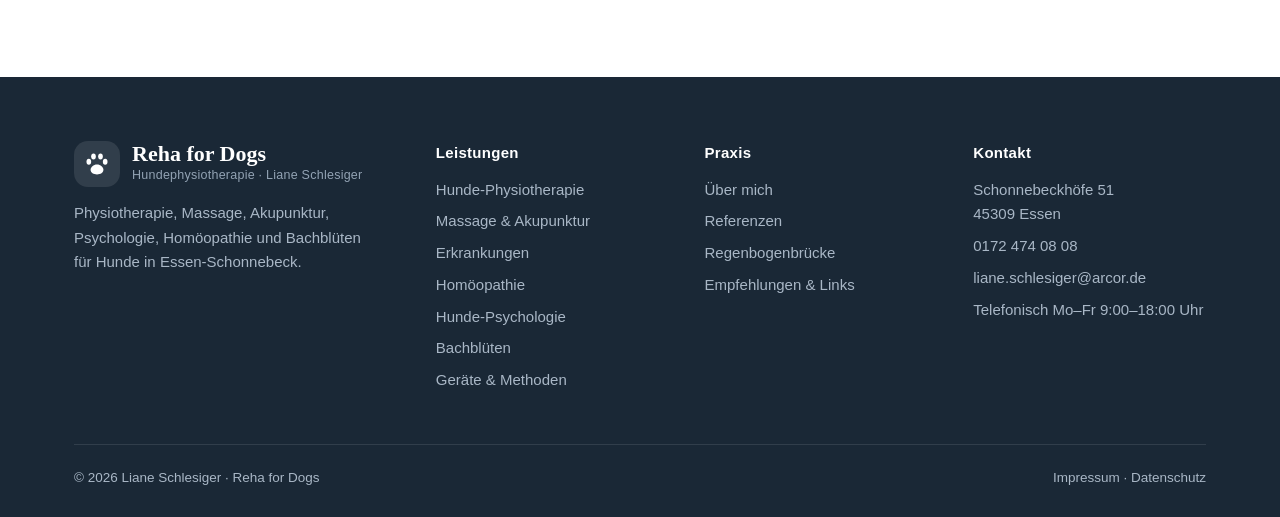
<file: public/physiotherapie.html>
<!doctype html>
<html lang="de">
<head>
<meta charset="utf-8">
<meta name="viewport" content="width=device-width,initial-scale=1">
<title>Hunde-Physiotherapie | Reha for Dogs – Liane Schlesiger, Essen</title>
<meta name="description" content="Hunde-Physiotherapie in Essen-Schonnebeck: Rehabilitation, Lähmungen, Arthrose, HD, ED, Spondylose, vor und nach Operationen.">
<meta name="theme-color" content="#26384d">
<link rel="icon" href="data:image/svg+xml,%3Csvg xmlns='http://www.w3.org/2000/svg' viewBox='0 0 24 24'%3E%3Crect width='24' height='24' rx='6' fill='%2326384d'/%3E%3Cg fill='%23fff' transform='translate(4 4) scale(.66)'%3E%3Cpath d='M12 21c-3 0-5.5-1.6-5.5-4 0-2.3 2.4-4.6 5.5-4.6s5.5 2.3 5.5 4.6c0 2.4-2.5 4-5.5 4z'/%3E%3Cellipse cx='5' cy='10' rx='2' ry='2.6'/%3E%3Cellipse cx='19' cy='10' rx='2' ry='2.6'/%3E%3Cellipse cx='9' cy='5.5' rx='2' ry='2.6'/%3E%3Cellipse cx='15' cy='5.5' rx='2' ry='2.6'/%3E%3C/g%3E%3C/svg%3E">
<link rel="stylesheet" href="assets/style.css">
</head>
<body>
<div class="topbar"><div class="wrap"><span class="weg">Termine nach Vereinbarung · telefonisch Mo–Fr 9:00–18:00 Uhr</span><span>Mobil: <a href="tel:+491724740808">0172 474 08 08</a></span></div></div>
<header class="kopf"><div class="wrap">
  <a class="logo" href="index.html" aria-label="Reha for Dogs – zur Startseite"><span class="zeichen"><svg viewBox="0 0 24 24" fill="currentColor" aria-hidden="true"><path d="M12 21c-3 0-5.5-1.6-5.5-4 0-2.3 2.4-4.6 5.5-4.6s5.5 2.3 5.5 4.6c0 2.4-2.5 4-5.5 4z"/><ellipse cx="5" cy="10" rx="2" ry="2.6"/><ellipse cx="19" cy="10" rx="2" ry="2.6"/><ellipse cx="9" cy="5.5" rx="2" ry="2.6"/><ellipse cx="15" cy="5.5" rx="2" ry="2.6"/></svg></span><span><b>Reha for Dogs</b><small>Hundephysiotherapie · Liane Schlesiger</small></span></a>
  <nav class="haupt" aria-label="Hauptmenü">
    <a href="index.html">Start</a>
    <div class="dd"><button type="button" aria-haspopup="true" aria-expanded="false">Leistungen <svg viewBox="0 0 24 24" fill="none" stroke="currentColor" stroke-width="1.8" stroke-linecap="round" stroke-linejoin="round" aria-hidden="true"><path d="m6 9 6 6 6-6"/></svg></button><div class="dd-menu"><a href="physiotherapie.html"><span class="ic"><svg viewBox="0 0 24 24" fill="none" stroke="currentColor" stroke-width="1.8" stroke-linecap="round" stroke-linejoin="round" aria-hidden="true"><path d="M4 20c2-6 5-9 8-9s6 3 8 9"/><circle cx="12" cy="5" r="2.5"/><path d="M12 11v4M8.5 14.5 12 15l3.5-.5"/></svg></span><span><b>Hunde-Physiotherapie</b><small>Schmerzlinderung, Beweglichkeit und Muskelaufbau </small></span></a><a href="massage.html"><span class="ic"><svg viewBox="0 0 24 24" fill="none" stroke="currentColor" stroke-width="1.8" stroke-linecap="round" stroke-linejoin="round" aria-hidden="true"><path d="M7 11V6.5a1.5 1.5 0 0 1 3 0V10M10 10V4.5a1.5 1.5 0 0 1 3 0V10M13 10V5.5a1.5 1.5 0 0 1 3 0V12M16 9.5a1.5 1.5 0 0 1 3 0V14a7 7 0 0 1-7 7h-1a6 6 0 0 1-5-2.7L3.6 14.6a1.6 1.6 0 0 1 2.5-2L7 13.5V11"/></svg></span><span><b>Massage & Akupunktur</b><small>Gezielte Massagetechniken und Akupunktur gegen Verspannung</small></span></a><a href="erkrankungen.html"><span class="ic"><svg viewBox="0 0 24 24" fill="none" stroke="currentColor" stroke-width="1.8" stroke-linecap="round" stroke-linejoin="round" aria-hidden="true"><path d="M3 12h4l2-6 4 12 2-6h6"/></svg></span><span><b>Erkrankungen</b><small>Arthrose, Cauda equina, Spondylose und weitere Krankheitsb</small></span></a><a href="homoeopathie.html"><span class="ic"><svg viewBox="0 0 24 24" fill="none" stroke="currentColor" stroke-width="1.8" stroke-linecap="round" stroke-linejoin="round" aria-hidden="true"><path d="M12 3s6 6.4 6 11a6 6 0 0 1-12 0c0-4.6 6-11 6-11z"/><path d="M9.5 15a2.5 2.5 0 0 0 2.5 2.5"/></svg></span><span><b>Homöopathie</b><small>Den Hund im Ganzen sehen</small></span></a><a href="psychologie.html"><span class="ic"><svg viewBox="0 0 24 24" fill="none" stroke="currentColor" stroke-width="1.8" stroke-linecap="round" stroke-linejoin="round" aria-hidden="true"><path d="M12 20s-7-4.4-7-10a4 4 0 0 1 7-2.6A4 4 0 0 1 19 10c0 5.6-7 10-7 10z"/></svg></span><span><b>Hunde-Psychologie</b><small>Verhalten verstehen, Zusammenhänge zwischen Verhalten und </small></span></a><a href="bachblueten.html"><span class="ic"><svg viewBox="0 0 24 24" fill="none" stroke="currentColor" stroke-width="1.8" stroke-linecap="round" stroke-linejoin="round" aria-hidden="true"><circle cx="12" cy="12" r="2.4"/><path d="M12 9.6C10.5 6.5 10.8 4 12 3c1.2 1 1.5 3.5 0 6.6zM12 14.4c1.5 3.1 1.2 5.6 0 6.6-1.2-1-1.5-3.5 0-6.6zM9.6 12C6.5 13.5 4 13.2 3 12c1-1.2 3.5-1.5 6.6 0zM14.4 12c3.1-1.5 5.6-1.2 6.6 0-1 1.2-3.5 1.5-6.6 0z"/></svg></span><span><b>Bachblüten</b><small>Eine sanfte Methode bei Angst, Unsicherheit, Stress oder T</small></span></a><a href="geraete.html"><span class="ic"><svg viewBox="0 0 24 24" fill="none" stroke="currentColor" stroke-width="1.8" stroke-linecap="round" stroke-linejoin="round" aria-hidden="true"><rect x="3" y="7" width="18" height="11" rx="2"/><path d="M7 11h4M7 14h2M15 12.5a1.5 1.5 0 1 0 0 .01M8 7V5h8v2"/></svg></span><span><b>Geräte & Methoden</b><small>Stepper, Trampolin, Interferenz- und Low-Level-Lasertherap</small></span></a></div></div>
    <a href="ueber-mich.html">Über mich</a>
    <a href="referenzen.html">Referenzen</a>
    <a href="index.html#kontakt">Kontakt</a>
    <a class="btn btn-p cta" href="tel:+491724740808"><svg viewBox="0 0 24 24" fill="none" stroke="currentColor" stroke-width="1.8" stroke-linecap="round" stroke-linejoin="round" aria-hidden="true"><path d="M22 16.9v3a2 2 0 0 1-2.2 2 19.8 19.8 0 0 1-8.6-3.1 19.5 19.5 0 0 1-6-6A19.8 19.8 0 0 1 2.1 4.2 2 2 0 0 1 4.1 2h3a2 2 0 0 1 2 1.7c.1.9.4 1.8.7 2.7a2 2 0 0 1-.5 2.1L8 9.8a16 16 0 0 0 6 6l1.3-1.3a2 2 0 0 1 2.1-.4c.9.3 1.8.6 2.7.7a2 2 0 0 1 1.7 2z"/></svg>Termin vereinbaren</a>
  </nav>
  <button class="burger" type="button" aria-label="Menü öffnen" aria-expanded="false" onclick="menue()"><svg viewBox="0 0 24 24" fill="none" stroke="currentColor" stroke-width="1.8" stroke-linecap="round" stroke-linejoin="round" aria-hidden="true"><path d="M4 7h16M4 12h16M4 17h16"/></svg></button>
</div></header>
<div class="mobil" id="mobil">
  <a href="index.html"><svg viewBox="0 0 24 24" fill="none" stroke="currentColor" stroke-width="1.8" stroke-linecap="round" stroke-linejoin="round" aria-hidden="true"><path d="M12 21c-3 0-5.5-1.6-5.5-4 0-2.3 2.4-4.6 5.5-4.6s5.5 2.3 5.5 4.6c0 2.4-2.5 4-5.5 4z"/><ellipse cx="5" cy="10" rx="2" ry="2.6"/><ellipse cx="19" cy="10" rx="2" ry="2.6"/><ellipse cx="9" cy="5.5" rx="2" ry="2.6"/><ellipse cx="15" cy="5.5" rx="2" ry="2.6"/></svg>Start</a>
  <div class="gruppe">Leistungen</div>
  <a href="physiotherapie.html"><svg viewBox="0 0 24 24" fill="none" stroke="currentColor" stroke-width="1.8" stroke-linecap="round" stroke-linejoin="round" aria-hidden="true"><path d="M4 20c2-6 5-9 8-9s6 3 8 9"/><circle cx="12" cy="5" r="2.5"/><path d="M12 11v4M8.5 14.5 12 15l3.5-.5"/></svg>Hunde-Physiotherapie</a><a href="massage.html"><svg viewBox="0 0 24 24" fill="none" stroke="currentColor" stroke-width="1.8" stroke-linecap="round" stroke-linejoin="round" aria-hidden="true"><path d="M7 11V6.5a1.5 1.5 0 0 1 3 0V10M10 10V4.5a1.5 1.5 0 0 1 3 0V10M13 10V5.5a1.5 1.5 0 0 1 3 0V12M16 9.5a1.5 1.5 0 0 1 3 0V14a7 7 0 0 1-7 7h-1a6 6 0 0 1-5-2.7L3.6 14.6a1.6 1.6 0 0 1 2.5-2L7 13.5V11"/></svg>Massage & Akupunktur</a><a href="erkrankungen.html"><svg viewBox="0 0 24 24" fill="none" stroke="currentColor" stroke-width="1.8" stroke-linecap="round" stroke-linejoin="round" aria-hidden="true"><path d="M3 12h4l2-6 4 12 2-6h6"/></svg>Erkrankungen</a><a href="homoeopathie.html"><svg viewBox="0 0 24 24" fill="none" stroke="currentColor" stroke-width="1.8" stroke-linecap="round" stroke-linejoin="round" aria-hidden="true"><path d="M12 3s6 6.4 6 11a6 6 0 0 1-12 0c0-4.6 6-11 6-11z"/><path d="M9.5 15a2.5 2.5 0 0 0 2.5 2.5"/></svg>Homöopathie</a><a href="psychologie.html"><svg viewBox="0 0 24 24" fill="none" stroke="currentColor" stroke-width="1.8" stroke-linecap="round" stroke-linejoin="round" aria-hidden="true"><path d="M12 20s-7-4.4-7-10a4 4 0 0 1 7-2.6A4 4 0 0 1 19 10c0 5.6-7 10-7 10z"/></svg>Hunde-Psychologie</a><a href="bachblueten.html"><svg viewBox="0 0 24 24" fill="none" stroke="currentColor" stroke-width="1.8" stroke-linecap="round" stroke-linejoin="round" aria-hidden="true"><circle cx="12" cy="12" r="2.4"/><path d="M12 9.6C10.5 6.5 10.8 4 12 3c1.2 1 1.5 3.5 0 6.6zM12 14.4c1.5 3.1 1.2 5.6 0 6.6-1.2-1-1.5-3.5 0-6.6zM9.6 12C6.5 13.5 4 13.2 3 12c1-1.2 3.5-1.5 6.6 0zM14.4 12c3.1-1.5 5.6-1.2 6.6 0-1 1.2-3.5 1.5-6.6 0z"/></svg>Bachblüten</a><a href="geraete.html"><svg viewBox="0 0 24 24" fill="none" stroke="currentColor" stroke-width="1.8" stroke-linecap="round" stroke-linejoin="round" aria-hidden="true"><rect x="3" y="7" width="18" height="11" rx="2"/><path d="M7 11h4M7 14h2M15 12.5a1.5 1.5 0 1 0 0 .01M8 7V5h8v2"/></svg>Geräte & Methoden</a>
  <div class="gruppe">Praxis</div>
  <a href="ueber-mich.html"><svg viewBox="0 0 24 24" fill="none" stroke="currentColor" stroke-width="1.8" stroke-linecap="round" stroke-linejoin="round" aria-hidden="true"><circle cx="12" cy="8" r="4"/><path d="M4 21a8 8 0 0 1 16 0"/></svg>Über mich</a>
  <a href="referenzen.html"><svg viewBox="0 0 24 24" fill="none" stroke="currentColor" stroke-width="1.8" stroke-linecap="round" stroke-linejoin="round" aria-hidden="true"><path d="m12 3 2.7 5.6 6.1.9-4.4 4.3 1 6.1L12 17l-5.4 2.9 1-6.1-4.4-4.3 6.1-.9z"/></svg>Referenzen</a>
  <a href="regenbogenbruecke.html"><svg viewBox="0 0 24 24" fill="none" stroke="currentColor" stroke-width="1.8" stroke-linecap="round" stroke-linejoin="round" aria-hidden="true"><path d="M3 17a9 9 0 0 1 18 0M6.5 17a5.5 5.5 0 0 1 11 0M10 17a2 2 0 0 1 4 0"/></svg>Regenbogenbrücke</a>
  <a href="index.html#kontakt"><svg viewBox="0 0 24 24" fill="none" stroke="currentColor" stroke-width="1.8" stroke-linecap="round" stroke-linejoin="round" aria-hidden="true"><path d="M20 10c0 6-8 12-8 12s-8-6-8-12a8 8 0 0 1 16 0z"/><circle cx="12" cy="10" r="3"/></svg>Kontakt & Anfahrt</a>
  <a class="btn btn-p" href="tel:+491724740808"><svg viewBox="0 0 24 24" fill="none" stroke="currentColor" stroke-width="1.8" stroke-linecap="round" stroke-linejoin="round" aria-hidden="true"><path d="M22 16.9v3a2 2 0 0 1-2.2 2 19.8 19.8 0 0 1-8.6-3.1 19.5 19.5 0 0 1-6-6A19.8 19.8 0 0 1 2.1 4.2 2 2 0 0 1 4.1 2h3a2 2 0 0 1 2 1.7c.1.9.4 1.8.7 2.7a2 2 0 0 1-.5 2.1L8 9.8a16 16 0 0 0 6 6l1.3-1.3a2 2 0 0 1 2.1-.4c.9.3 1.8.6 2.7.7a2 2 0 0 1 1.7 2z"/></svg>0172 474 08 08 anrufen</a>
</div>
<main>
<section class="seitenkopf" style="padding-bottom:40px"><div class="wrap">
  <ol class="krumen"><li><a href="index.html">Start</a></li><li><a href="index.html#leistungen">Leistungen</a></li><li>Hunde-Physiotherapie</li></ol>
  <div class="titel"><span class="ic"><svg viewBox="0 0 24 24" fill="none" stroke="currentColor" stroke-width="1.8" stroke-linecap="round" stroke-linejoin="round" aria-hidden="true"><path d="M4 20c2-6 5-9 8-9s6 3 8 9"/><circle cx="12" cy="5" r="2.5"/><path d="M12 11v4M8.5 14.5 12 15l3.5-.5"/></svg></span><h1>Hunde-Physiotherapie</h1></div>
  <p class="lead">Die Physiotherapie bewirkt eine Schmerzlinderung, eine Verbesserung der Gelenkbeweglichkeit, Muskelaufbau und Muskelerhalt – die Lebensqualität unserer Hunde wird verbessert.</p>
</div></section><section class="inhalt"><div class="wrap"><div class="text">
<h2>Einsatzgebiete</h2>
<ul class="liste"><li><svg viewBox="0 0 24 24" fill="none" stroke="currentColor" stroke-width="1.8" stroke-linecap="round" stroke-linejoin="round" aria-hidden="true"><path d="M20 6 9 17l-5-5"/></svg><span>Rehabilitation</span></li><li><svg viewBox="0 0 24 24" fill="none" stroke="currentColor" stroke-width="1.8" stroke-linecap="round" stroke-linejoin="round" aria-hidden="true"><path d="M20 6 9 17l-5-5"/></svg><span>Nervenerkrankungen und Lähmungen</span></li><li><svg viewBox="0 0 24 24" fill="none" stroke="currentColor" stroke-width="1.8" stroke-linecap="round" stroke-linejoin="round" aria-hidden="true"><path d="M20 6 9 17l-5-5"/></svg><span>Erkrankungen am Bewegungsapparat wie ED, HD, Arthrose, Cauda equina, Spondylose usw.</span></li><li><svg viewBox="0 0 24 24" fill="none" stroke="currentColor" stroke-width="1.8" stroke-linecap="round" stroke-linejoin="round" aria-hidden="true"><path d="M20 6 9 17l-5-5"/></svg><span>Vor und nach Operationen</span></li><li><svg viewBox="0 0 24 24" fill="none" stroke="currentColor" stroke-width="1.8" stroke-linecap="round" stroke-linejoin="round" aria-hidden="true"><path d="M20 6 9 17l-5-5"/></svg><span>Muskelerkrankungen</span></li><li><svg viewBox="0 0 24 24" fill="none" stroke="currentColor" stroke-width="1.8" stroke-linecap="round" stroke-linejoin="round" aria-hidden="true"><path d="M20 6 9 17l-5-5"/></svg><span>Neurologische Erkrankungen</span></li></ul>
<h2>Therapieformen</h2>
<p>Die Physiotherapie besteht aus vielen einzelnen Therapieformen, die ich je nach Hund und Krankheitsbild kombiniere:</p>
<ul class="chips"><li>Massage</li><li>Passives Bewegen</li><li>Elektrotherapie</li><li>Gerätetherapie</li><li>Thermotherapie</li><li>Isometrische Übungen</li></ul>
<div class="bilder2"><figure><img src="bilder/trampolin.jpg" alt="Trampolin für die Bewegungstherapie" loading="lazy"><figcaption>Trampolin für die Gerätetherapie</figcaption></figure><figure><img src="bilder/stepper.jpg" alt="Stepper für die Bewegungstherapie" loading="lazy"><figcaption>Stepper für gezielte Übungen</figcaption></figure></div>
<div class="box blau"><h3>Bitte mitbringen</h3><p>Bringen Sie bitte vorhandene Unterlagen wie Röntgenbilder, CT-Befunde usw. mit.</p></div>
<p class="anmerkung"><svg viewBox="0 0 24 24" fill="none" stroke="currentColor" stroke-width="1.8" stroke-linecap="round" stroke-linejoin="round" aria-hidden="true"><circle cx="12" cy="12" r="10"/><path d="M12 16v-5M12 8h.01"/></svg><span>Die Physiotherapie kann den Tierarzt nicht ersetzen – eine Zusammenarbeit ist wichtig.</span></p>
<p><a class="btn btn-s" href="geraete.html">Geräte & Methoden ansehen <svg viewBox="0 0 24 24" fill="none" stroke="currentColor" stroke-width="1.8" stroke-linecap="round" stroke-linejoin="round" aria-hidden="true"><path d="M5 12h14M13 6l6 6-6 6"/></svg></a></p></div><aside class="seite">
  <div class="karte"><h3>Alle Leistungen</h3><nav aria-label="Leistungen"><a href="physiotherapie.html" class="aktiv"><svg viewBox="0 0 24 24" fill="none" stroke="currentColor" stroke-width="1.8" stroke-linecap="round" stroke-linejoin="round" aria-hidden="true"><path d="M4 20c2-6 5-9 8-9s6 3 8 9"/><circle cx="12" cy="5" r="2.5"/><path d="M12 11v4M8.5 14.5 12 15l3.5-.5"/></svg>Hunde-Physiotherapie</a><a href="massage.html"><svg viewBox="0 0 24 24" fill="none" stroke="currentColor" stroke-width="1.8" stroke-linecap="round" stroke-linejoin="round" aria-hidden="true"><path d="M7 11V6.5a1.5 1.5 0 0 1 3 0V10M10 10V4.5a1.5 1.5 0 0 1 3 0V10M13 10V5.5a1.5 1.5 0 0 1 3 0V12M16 9.5a1.5 1.5 0 0 1 3 0V14a7 7 0 0 1-7 7h-1a6 6 0 0 1-5-2.7L3.6 14.6a1.6 1.6 0 0 1 2.5-2L7 13.5V11"/></svg>Massage & Akupunktur</a><a href="erkrankungen.html"><svg viewBox="0 0 24 24" fill="none" stroke="currentColor" stroke-width="1.8" stroke-linecap="round" stroke-linejoin="round" aria-hidden="true"><path d="M3 12h4l2-6 4 12 2-6h6"/></svg>Erkrankungen</a><a href="homoeopathie.html"><svg viewBox="0 0 24 24" fill="none" stroke="currentColor" stroke-width="1.8" stroke-linecap="round" stroke-linejoin="round" aria-hidden="true"><path d="M12 3s6 6.4 6 11a6 6 0 0 1-12 0c0-4.6 6-11 6-11z"/><path d="M9.5 15a2.5 2.5 0 0 0 2.5 2.5"/></svg>Homöopathie</a><a href="psychologie.html"><svg viewBox="0 0 24 24" fill="none" stroke="currentColor" stroke-width="1.8" stroke-linecap="round" stroke-linejoin="round" aria-hidden="true"><path d="M12 20s-7-4.4-7-10a4 4 0 0 1 7-2.6A4 4 0 0 1 19 10c0 5.6-7 10-7 10z"/></svg>Hunde-Psychologie</a><a href="bachblueten.html"><svg viewBox="0 0 24 24" fill="none" stroke="currentColor" stroke-width="1.8" stroke-linecap="round" stroke-linejoin="round" aria-hidden="true"><circle cx="12" cy="12" r="2.4"/><path d="M12 9.6C10.5 6.5 10.8 4 12 3c1.2 1 1.5 3.5 0 6.6zM12 14.4c1.5 3.1 1.2 5.6 0 6.6-1.2-1-1.5-3.5 0-6.6zM9.6 12C6.5 13.5 4 13.2 3 12c1-1.2 3.5-1.5 6.6 0zM14.4 12c3.1-1.5 5.6-1.2 6.6 0-1 1.2-3.5 1.5-6.6 0z"/></svg>Bachblüten</a><a href="geraete.html"><svg viewBox="0 0 24 24" fill="none" stroke="currentColor" stroke-width="1.8" stroke-linecap="round" stroke-linejoin="round" aria-hidden="true"><rect x="3" y="7" width="18" height="11" rx="2"/><path d="M7 11h4M7 14h2M15 12.5a1.5 1.5 0 1 0 0 .01M8 7V5h8v2"/></svg>Geräte & Methoden</a></nav></div>
  <div class="karte dunkel"><h3>Termin vereinbaren</h3><p>Termine nach Vereinbarung, damit jeder Hund die Behandlung in Ruhe genießen kann. Telefonisch erreichbar Mo–Fr von 9:00 bis 18:00 Uhr.</p>
    <a class="btn btn-w" href="tel:+491724740808"><svg viewBox="0 0 24 24" fill="none" stroke="currentColor" stroke-width="1.8" stroke-linecap="round" stroke-linejoin="round" aria-hidden="true"><path d="M22 16.9v3a2 2 0 0 1-2.2 2 19.8 19.8 0 0 1-8.6-3.1 19.5 19.5 0 0 1-6-6A19.8 19.8 0 0 1 2.1 4.2 2 2 0 0 1 4.1 2h3a2 2 0 0 1 2 1.7c.1.9.4 1.8.7 2.7a2 2 0 0 1-.5 2.1L8 9.8a16 16 0 0 0 6 6l1.3-1.3a2 2 0 0 1 2.1-.4c.9.3 1.8.6 2.7.7a2 2 0 0 1 1.7 2z"/></svg>0172 474 08 08</a><a class="btn btn-g" href="mailto:liane.schlesiger@arcor.de"><svg viewBox="0 0 24 24" fill="none" stroke="currentColor" stroke-width="1.8" stroke-linecap="round" stroke-linejoin="round" aria-hidden="true"><rect x="2" y="4" width="20" height="16" rx="2"/><path d="m22 7-10 6L2 7"/></svg>E-Mail schreiben</a></div>
</aside></div></section></main>
<footer><div class="wrap">
  <div class="raster">
    <div><a class="logo" href="index.html"><span class="zeichen"><svg viewBox="0 0 24 24" fill="currentColor" aria-hidden="true"><path d="M12 21c-3 0-5.5-1.6-5.5-4 0-2.3 2.4-4.6 5.5-4.6s5.5 2.3 5.5 4.6c0 2.4-2.5 4-5.5 4z"/><ellipse cx="5" cy="10" rx="2" ry="2.6"/><ellipse cx="19" cy="10" rx="2" ry="2.6"/><ellipse cx="9" cy="5.5" rx="2" ry="2.6"/><ellipse cx="15" cy="5.5" rx="2" ry="2.6"/></svg></span><span><b>Reha for Dogs</b><small>Hundephysiotherapie · Liane Schlesiger</small></span></a>
      <p>Physiotherapie, Massage, Akupunktur, Psychologie, Homöopathie und Bachblüten für Hunde in Essen-Schonnebeck.</p></div>
    <div><h4>Leistungen</h4><ul><li><a href="physiotherapie.html">Hunde-Physiotherapie</a></li><li><a href="massage.html">Massage & Akupunktur</a></li><li><a href="erkrankungen.html">Erkrankungen</a></li><li><a href="homoeopathie.html">Homöopathie</a></li><li><a href="psychologie.html">Hunde-Psychologie</a></li><li><a href="bachblueten.html">Bachblüten</a></li><li><a href="geraete.html">Geräte & Methoden</a></li></ul></div>
    <div><h4>Praxis</h4><ul><li><a href="ueber-mich.html">Über mich</a></li><li><a href="referenzen.html">Referenzen</a></li><li><a href="regenbogenbruecke.html">Regenbogenbrücke</a></li><li><a href="links.html">Empfehlungen & Links</a></li></ul></div>
    <div><h4>Kontakt</h4><ul><li>Schonnebeckhöfe 51<br>45309 Essen</li><li><a href="tel:+491724740808">0172 474 08 08</a></li><li><a href="mailto:liane.schlesiger@arcor.de">liane.schlesiger@arcor.de</a></li><li>Telefonisch Mo–Fr 9:00–18:00 Uhr</li></ul></div>
  </div>
  <div class="unten"><span>© <span id="jahr">2026</span> Liane Schlesiger · Reha for Dogs</span><span><a href="impressum.html">Impressum</a> · <a href="datenschutz.html">Datenschutz</a></span></div>
</div></footer>
<nav class="aktion" aria-label="Schnellkontakt"><a href="tel:+491724740808"><svg viewBox="0 0 24 24" fill="none" stroke="currentColor" stroke-width="1.8" stroke-linecap="round" stroke-linejoin="round" aria-hidden="true"><path d="M22 16.9v3a2 2 0 0 1-2.2 2 19.8 19.8 0 0 1-8.6-3.1 19.5 19.5 0 0 1-6-6A19.8 19.8 0 0 1 2.1 4.2 2 2 0 0 1 4.1 2h3a2 2 0 0 1 2 1.7c.1.9.4 1.8.7 2.7a2 2 0 0 1-.5 2.1L8 9.8a16 16 0 0 0 6 6l1.3-1.3a2 2 0 0 1 2.1-.4c.9.3 1.8.6 2.7.7a2 2 0 0 1 1.7 2z"/></svg>Anrufen</a><a href="https://www.google.com/maps/dir/?api=1&destination=Schonnebeckh%C3%B6fe+51%2C+45309+Essen" target="_blank" rel="noopener"><svg viewBox="0 0 24 24" fill="none" stroke="currentColor" stroke-width="1.8" stroke-linecap="round" stroke-linejoin="round" aria-hidden="true"><path d="M20 10c0 6-8 12-8 12s-8-6-8-12a8 8 0 0 1 16 0z"/><circle cx="12" cy="10" r="3"/></svg>Route</a></nav>
<script src="assets/main.js"></script>
</body>
</html>
</file>
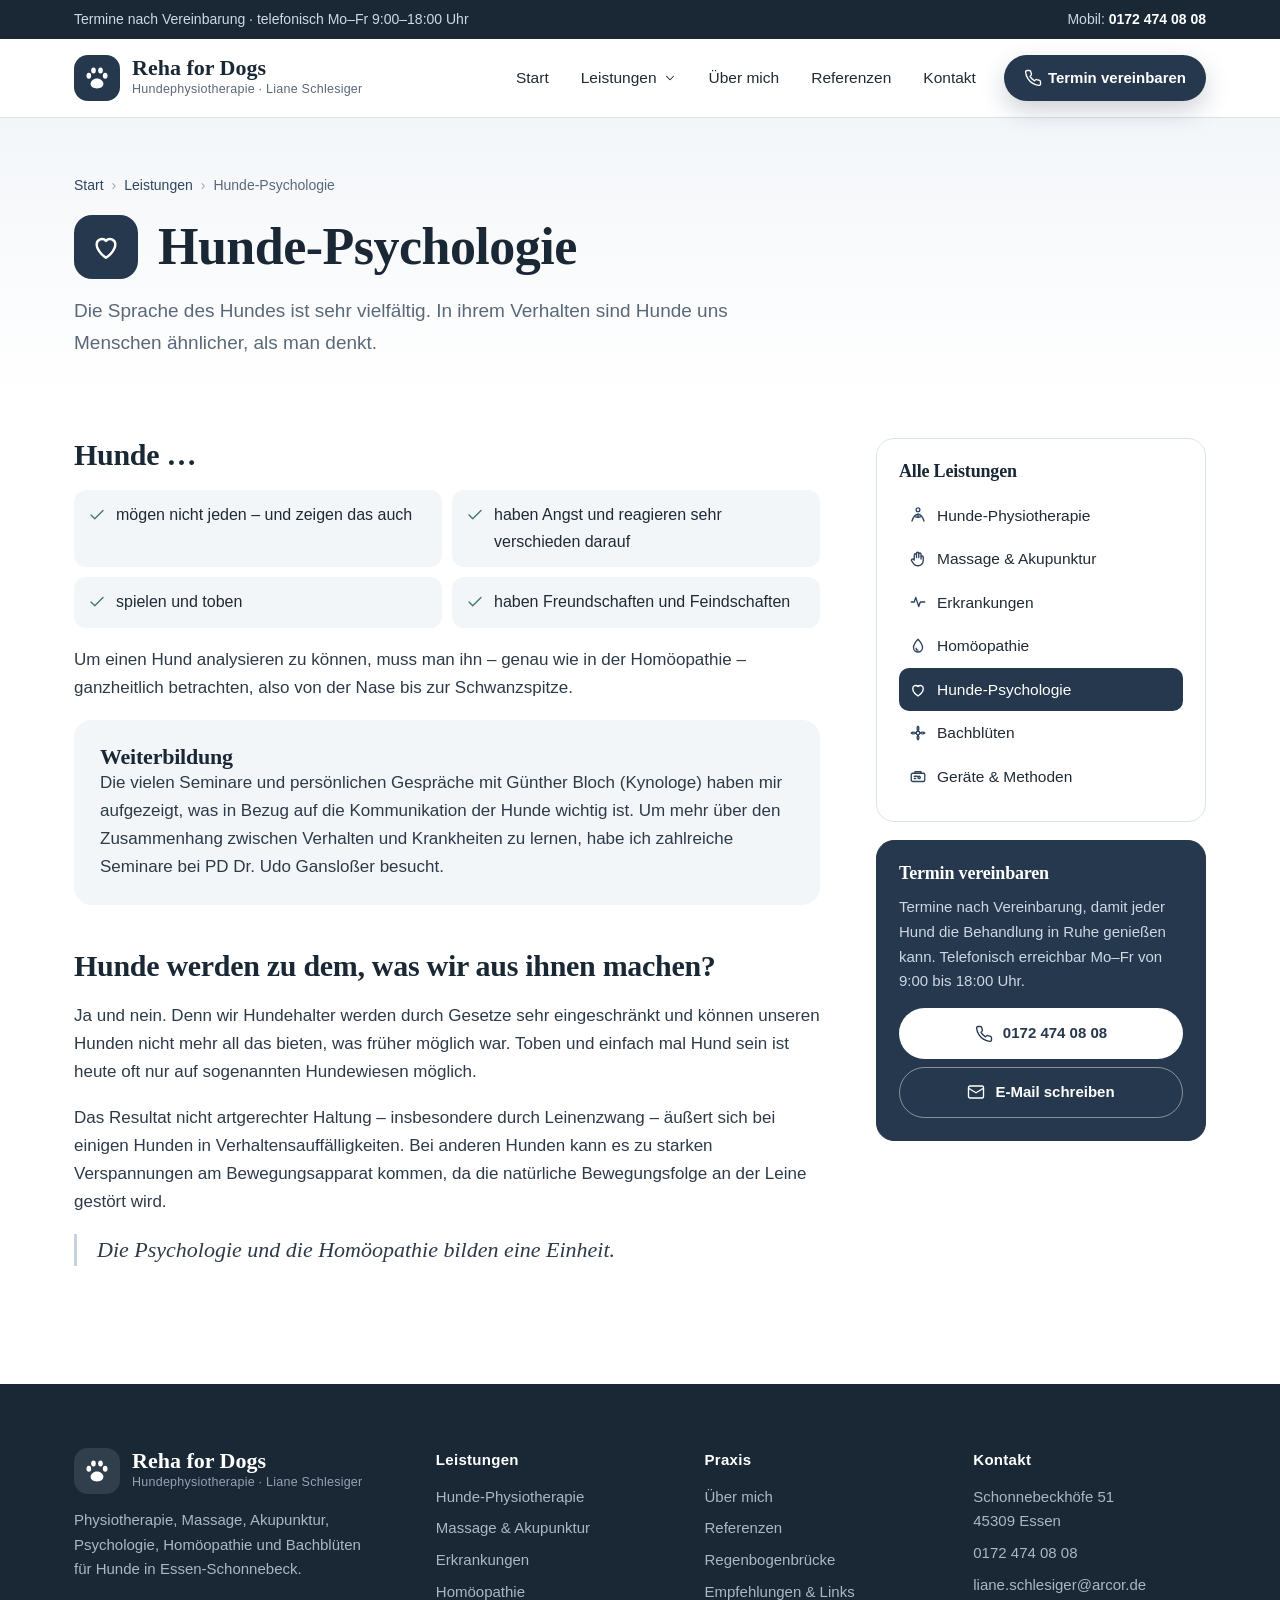
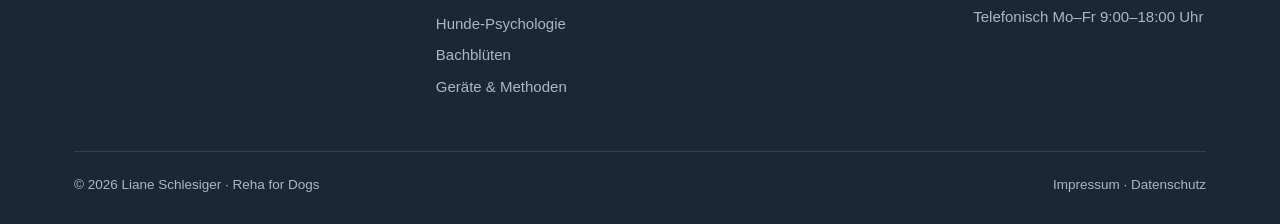
<file: public/psychologie.html>
<!doctype html>
<html lang="de">
<head>
<meta charset="utf-8">
<meta name="viewport" content="width=device-width,initial-scale=1">
<title>Hunde-Psychologie | Reha for Dogs – Liane Schlesiger, Essen</title>
<meta name="description" content="Hunde-Psychologie in Essen-Schonnebeck: Verhalten ganzheitlich verstehen, Zusammenhänge zwischen Verhalten und Krankheiten erkennen.">
<meta name="theme-color" content="#26384d">
<link rel="icon" href="data:image/svg+xml,%3Csvg xmlns='http://www.w3.org/2000/svg' viewBox='0 0 24 24'%3E%3Crect width='24' height='24' rx='6' fill='%2326384d'/%3E%3Cg fill='%23fff' transform='translate(4 4) scale(.66)'%3E%3Cpath d='M12 21c-3 0-5.5-1.6-5.5-4 0-2.3 2.4-4.6 5.5-4.6s5.5 2.3 5.5 4.6c0 2.4-2.5 4-5.5 4z'/%3E%3Cellipse cx='5' cy='10' rx='2' ry='2.6'/%3E%3Cellipse cx='19' cy='10' rx='2' ry='2.6'/%3E%3Cellipse cx='9' cy='5.5' rx='2' ry='2.6'/%3E%3Cellipse cx='15' cy='5.5' rx='2' ry='2.6'/%3E%3C/g%3E%3C/svg%3E">
<link rel="stylesheet" href="assets/style.css">
</head>
<body>
<div class="topbar"><div class="wrap"><span class="weg">Termine nach Vereinbarung · telefonisch Mo–Fr 9:00–18:00 Uhr</span><span>Mobil: <a href="tel:+491724740808">0172 474 08 08</a></span></div></div>
<header class="kopf"><div class="wrap">
  <a class="logo" href="index.html" aria-label="Reha for Dogs – zur Startseite"><span class="zeichen"><svg viewBox="0 0 24 24" fill="currentColor" aria-hidden="true"><path d="M12 21c-3 0-5.5-1.6-5.5-4 0-2.3 2.4-4.6 5.5-4.6s5.5 2.3 5.5 4.6c0 2.4-2.5 4-5.5 4z"/><ellipse cx="5" cy="10" rx="2" ry="2.6"/><ellipse cx="19" cy="10" rx="2" ry="2.6"/><ellipse cx="9" cy="5.5" rx="2" ry="2.6"/><ellipse cx="15" cy="5.5" rx="2" ry="2.6"/></svg></span><span><b>Reha for Dogs</b><small>Hundephysiotherapie · Liane Schlesiger</small></span></a>
  <nav class="haupt" aria-label="Hauptmenü">
    <a href="index.html">Start</a>
    <div class="dd"><button type="button" aria-haspopup="true" aria-expanded="false">Leistungen <svg viewBox="0 0 24 24" fill="none" stroke="currentColor" stroke-width="1.8" stroke-linecap="round" stroke-linejoin="round" aria-hidden="true"><path d="m6 9 6 6 6-6"/></svg></button><div class="dd-menu"><a href="physiotherapie.html"><span class="ic"><svg viewBox="0 0 24 24" fill="none" stroke="currentColor" stroke-width="1.8" stroke-linecap="round" stroke-linejoin="round" aria-hidden="true"><path d="M4 20c2-6 5-9 8-9s6 3 8 9"/><circle cx="12" cy="5" r="2.5"/><path d="M12 11v4M8.5 14.5 12 15l3.5-.5"/></svg></span><span><b>Hunde-Physiotherapie</b><small>Schmerzlinderung, Beweglichkeit und Muskelaufbau </small></span></a><a href="massage.html"><span class="ic"><svg viewBox="0 0 24 24" fill="none" stroke="currentColor" stroke-width="1.8" stroke-linecap="round" stroke-linejoin="round" aria-hidden="true"><path d="M7 11V6.5a1.5 1.5 0 0 1 3 0V10M10 10V4.5a1.5 1.5 0 0 1 3 0V10M13 10V5.5a1.5 1.5 0 0 1 3 0V12M16 9.5a1.5 1.5 0 0 1 3 0V14a7 7 0 0 1-7 7h-1a6 6 0 0 1-5-2.7L3.6 14.6a1.6 1.6 0 0 1 2.5-2L7 13.5V11"/></svg></span><span><b>Massage & Akupunktur</b><small>Gezielte Massagetechniken und Akupunktur gegen Verspannung</small></span></a><a href="erkrankungen.html"><span class="ic"><svg viewBox="0 0 24 24" fill="none" stroke="currentColor" stroke-width="1.8" stroke-linecap="round" stroke-linejoin="round" aria-hidden="true"><path d="M3 12h4l2-6 4 12 2-6h6"/></svg></span><span><b>Erkrankungen</b><small>Arthrose, Cauda equina, Spondylose und weitere Krankheitsb</small></span></a><a href="homoeopathie.html"><span class="ic"><svg viewBox="0 0 24 24" fill="none" stroke="currentColor" stroke-width="1.8" stroke-linecap="round" stroke-linejoin="round" aria-hidden="true"><path d="M12 3s6 6.4 6 11a6 6 0 0 1-12 0c0-4.6 6-11 6-11z"/><path d="M9.5 15a2.5 2.5 0 0 0 2.5 2.5"/></svg></span><span><b>Homöopathie</b><small>Den Hund im Ganzen sehen</small></span></a><a href="psychologie.html"><span class="ic"><svg viewBox="0 0 24 24" fill="none" stroke="currentColor" stroke-width="1.8" stroke-linecap="round" stroke-linejoin="round" aria-hidden="true"><path d="M12 20s-7-4.4-7-10a4 4 0 0 1 7-2.6A4 4 0 0 1 19 10c0 5.6-7 10-7 10z"/></svg></span><span><b>Hunde-Psychologie</b><small>Verhalten verstehen, Zusammenhänge zwischen Verhalten und </small></span></a><a href="bachblueten.html"><span class="ic"><svg viewBox="0 0 24 24" fill="none" stroke="currentColor" stroke-width="1.8" stroke-linecap="round" stroke-linejoin="round" aria-hidden="true"><circle cx="12" cy="12" r="2.4"/><path d="M12 9.6C10.5 6.5 10.8 4 12 3c1.2 1 1.5 3.5 0 6.6zM12 14.4c1.5 3.1 1.2 5.6 0 6.6-1.2-1-1.5-3.5 0-6.6zM9.6 12C6.5 13.5 4 13.2 3 12c1-1.2 3.5-1.5 6.6 0zM14.4 12c3.1-1.5 5.6-1.2 6.6 0-1 1.2-3.5 1.5-6.6 0z"/></svg></span><span><b>Bachblüten</b><small>Eine sanfte Methode bei Angst, Unsicherheit, Stress oder T</small></span></a><a href="geraete.html"><span class="ic"><svg viewBox="0 0 24 24" fill="none" stroke="currentColor" stroke-width="1.8" stroke-linecap="round" stroke-linejoin="round" aria-hidden="true"><rect x="3" y="7" width="18" height="11" rx="2"/><path d="M7 11h4M7 14h2M15 12.5a1.5 1.5 0 1 0 0 .01M8 7V5h8v2"/></svg></span><span><b>Geräte & Methoden</b><small>Stepper, Trampolin, Interferenz- und Low-Level-Lasertherap</small></span></a></div></div>
    <a href="ueber-mich.html">Über mich</a>
    <a href="referenzen.html">Referenzen</a>
    <a href="index.html#kontakt">Kontakt</a>
    <a class="btn btn-p cta" href="tel:+491724740808"><svg viewBox="0 0 24 24" fill="none" stroke="currentColor" stroke-width="1.8" stroke-linecap="round" stroke-linejoin="round" aria-hidden="true"><path d="M22 16.9v3a2 2 0 0 1-2.2 2 19.8 19.8 0 0 1-8.6-3.1 19.5 19.5 0 0 1-6-6A19.8 19.8 0 0 1 2.1 4.2 2 2 0 0 1 4.1 2h3a2 2 0 0 1 2 1.7c.1.9.4 1.8.7 2.7a2 2 0 0 1-.5 2.1L8 9.8a16 16 0 0 0 6 6l1.3-1.3a2 2 0 0 1 2.1-.4c.9.3 1.8.6 2.7.7a2 2 0 0 1 1.7 2z"/></svg>Termin vereinbaren</a>
  </nav>
  <button class="burger" type="button" aria-label="Menü öffnen" aria-expanded="false" onclick="menue()"><svg viewBox="0 0 24 24" fill="none" stroke="currentColor" stroke-width="1.8" stroke-linecap="round" stroke-linejoin="round" aria-hidden="true"><path d="M4 7h16M4 12h16M4 17h16"/></svg></button>
</div></header>
<div class="mobil" id="mobil">
  <a href="index.html"><svg viewBox="0 0 24 24" fill="none" stroke="currentColor" stroke-width="1.8" stroke-linecap="round" stroke-linejoin="round" aria-hidden="true"><path d="M12 21c-3 0-5.5-1.6-5.5-4 0-2.3 2.4-4.6 5.5-4.6s5.5 2.3 5.5 4.6c0 2.4-2.5 4-5.5 4z"/><ellipse cx="5" cy="10" rx="2" ry="2.6"/><ellipse cx="19" cy="10" rx="2" ry="2.6"/><ellipse cx="9" cy="5.5" rx="2" ry="2.6"/><ellipse cx="15" cy="5.5" rx="2" ry="2.6"/></svg>Start</a>
  <div class="gruppe">Leistungen</div>
  <a href="physiotherapie.html"><svg viewBox="0 0 24 24" fill="none" stroke="currentColor" stroke-width="1.8" stroke-linecap="round" stroke-linejoin="round" aria-hidden="true"><path d="M4 20c2-6 5-9 8-9s6 3 8 9"/><circle cx="12" cy="5" r="2.5"/><path d="M12 11v4M8.5 14.5 12 15l3.5-.5"/></svg>Hunde-Physiotherapie</a><a href="massage.html"><svg viewBox="0 0 24 24" fill="none" stroke="currentColor" stroke-width="1.8" stroke-linecap="round" stroke-linejoin="round" aria-hidden="true"><path d="M7 11V6.5a1.5 1.5 0 0 1 3 0V10M10 10V4.5a1.5 1.5 0 0 1 3 0V10M13 10V5.5a1.5 1.5 0 0 1 3 0V12M16 9.5a1.5 1.5 0 0 1 3 0V14a7 7 0 0 1-7 7h-1a6 6 0 0 1-5-2.7L3.6 14.6a1.6 1.6 0 0 1 2.5-2L7 13.5V11"/></svg>Massage & Akupunktur</a><a href="erkrankungen.html"><svg viewBox="0 0 24 24" fill="none" stroke="currentColor" stroke-width="1.8" stroke-linecap="round" stroke-linejoin="round" aria-hidden="true"><path d="M3 12h4l2-6 4 12 2-6h6"/></svg>Erkrankungen</a><a href="homoeopathie.html"><svg viewBox="0 0 24 24" fill="none" stroke="currentColor" stroke-width="1.8" stroke-linecap="round" stroke-linejoin="round" aria-hidden="true"><path d="M12 3s6 6.4 6 11a6 6 0 0 1-12 0c0-4.6 6-11 6-11z"/><path d="M9.5 15a2.5 2.5 0 0 0 2.5 2.5"/></svg>Homöopathie</a><a href="psychologie.html"><svg viewBox="0 0 24 24" fill="none" stroke="currentColor" stroke-width="1.8" stroke-linecap="round" stroke-linejoin="round" aria-hidden="true"><path d="M12 20s-7-4.4-7-10a4 4 0 0 1 7-2.6A4 4 0 0 1 19 10c0 5.6-7 10-7 10z"/></svg>Hunde-Psychologie</a><a href="bachblueten.html"><svg viewBox="0 0 24 24" fill="none" stroke="currentColor" stroke-width="1.8" stroke-linecap="round" stroke-linejoin="round" aria-hidden="true"><circle cx="12" cy="12" r="2.4"/><path d="M12 9.6C10.5 6.5 10.8 4 12 3c1.2 1 1.5 3.5 0 6.6zM12 14.4c1.5 3.1 1.2 5.6 0 6.6-1.2-1-1.5-3.5 0-6.6zM9.6 12C6.5 13.5 4 13.2 3 12c1-1.2 3.5-1.5 6.6 0zM14.4 12c3.1-1.5 5.6-1.2 6.6 0-1 1.2-3.5 1.5-6.6 0z"/></svg>Bachblüten</a><a href="geraete.html"><svg viewBox="0 0 24 24" fill="none" stroke="currentColor" stroke-width="1.8" stroke-linecap="round" stroke-linejoin="round" aria-hidden="true"><rect x="3" y="7" width="18" height="11" rx="2"/><path d="M7 11h4M7 14h2M15 12.5a1.5 1.5 0 1 0 0 .01M8 7V5h8v2"/></svg>Geräte & Methoden</a>
  <div class="gruppe">Praxis</div>
  <a href="ueber-mich.html"><svg viewBox="0 0 24 24" fill="none" stroke="currentColor" stroke-width="1.8" stroke-linecap="round" stroke-linejoin="round" aria-hidden="true"><circle cx="12" cy="8" r="4"/><path d="M4 21a8 8 0 0 1 16 0"/></svg>Über mich</a>
  <a href="referenzen.html"><svg viewBox="0 0 24 24" fill="none" stroke="currentColor" stroke-width="1.8" stroke-linecap="round" stroke-linejoin="round" aria-hidden="true"><path d="m12 3 2.7 5.6 6.1.9-4.4 4.3 1 6.1L12 17l-5.4 2.9 1-6.1-4.4-4.3 6.1-.9z"/></svg>Referenzen</a>
  <a href="regenbogenbruecke.html"><svg viewBox="0 0 24 24" fill="none" stroke="currentColor" stroke-width="1.8" stroke-linecap="round" stroke-linejoin="round" aria-hidden="true"><path d="M3 17a9 9 0 0 1 18 0M6.5 17a5.5 5.5 0 0 1 11 0M10 17a2 2 0 0 1 4 0"/></svg>Regenbogenbrücke</a>
  <a href="index.html#kontakt"><svg viewBox="0 0 24 24" fill="none" stroke="currentColor" stroke-width="1.8" stroke-linecap="round" stroke-linejoin="round" aria-hidden="true"><path d="M20 10c0 6-8 12-8 12s-8-6-8-12a8 8 0 0 1 16 0z"/><circle cx="12" cy="10" r="3"/></svg>Kontakt & Anfahrt</a>
  <a class="btn btn-p" href="tel:+491724740808"><svg viewBox="0 0 24 24" fill="none" stroke="currentColor" stroke-width="1.8" stroke-linecap="round" stroke-linejoin="round" aria-hidden="true"><path d="M22 16.9v3a2 2 0 0 1-2.2 2 19.8 19.8 0 0 1-8.6-3.1 19.5 19.5 0 0 1-6-6A19.8 19.8 0 0 1 2.1 4.2 2 2 0 0 1 4.1 2h3a2 2 0 0 1 2 1.7c.1.9.4 1.8.7 2.7a2 2 0 0 1-.5 2.1L8 9.8a16 16 0 0 0 6 6l1.3-1.3a2 2 0 0 1 2.1-.4c.9.3 1.8.6 2.7.7a2 2 0 0 1 1.7 2z"/></svg>0172 474 08 08 anrufen</a>
</div>
<main>
<section class="seitenkopf" style="padding-bottom:40px"><div class="wrap">
  <ol class="krumen"><li><a href="index.html">Start</a></li><li><a href="index.html#leistungen">Leistungen</a></li><li>Hunde-Psychologie</li></ol>
  <div class="titel"><span class="ic"><svg viewBox="0 0 24 24" fill="none" stroke="currentColor" stroke-width="1.8" stroke-linecap="round" stroke-linejoin="round" aria-hidden="true"><path d="M12 20s-7-4.4-7-10a4 4 0 0 1 7-2.6A4 4 0 0 1 19 10c0 5.6-7 10-7 10z"/></svg></span><h1>Hunde-Psychologie</h1></div>
  <p class="lead">Die Sprache des Hundes ist sehr vielfältig. In ihrem Verhalten sind Hunde uns Menschen ähnlicher, als man denkt.</p>
</div></section><section class="inhalt"><div class="wrap"><div class="text">
<h2>Hunde …</h2>
<ul class="liste"><li><svg viewBox="0 0 24 24" fill="none" stroke="currentColor" stroke-width="1.8" stroke-linecap="round" stroke-linejoin="round" aria-hidden="true"><path d="M20 6 9 17l-5-5"/></svg><span>mögen nicht jeden – und zeigen das auch</span></li><li><svg viewBox="0 0 24 24" fill="none" stroke="currentColor" stroke-width="1.8" stroke-linecap="round" stroke-linejoin="round" aria-hidden="true"><path d="M20 6 9 17l-5-5"/></svg><span>haben Angst und reagieren sehr verschieden darauf</span></li><li><svg viewBox="0 0 24 24" fill="none" stroke="currentColor" stroke-width="1.8" stroke-linecap="round" stroke-linejoin="round" aria-hidden="true"><path d="M20 6 9 17l-5-5"/></svg><span>spielen und toben</span></li><li><svg viewBox="0 0 24 24" fill="none" stroke="currentColor" stroke-width="1.8" stroke-linecap="round" stroke-linejoin="round" aria-hidden="true"><path d="M20 6 9 17l-5-5"/></svg><span>haben Freundschaften und Feindschaften</span></li></ul>
<p>Um einen Hund analysieren zu können, muss man ihn – genau wie in der Homöopathie – ganzheitlich betrachten, also von der Nase bis zur Schwanzspitze.</p>
<div class="box blau"><h3>Weiterbildung</h3><p>Die vielen Seminare und persönlichen Gespräche mit Günther Bloch (Kynologe) haben mir aufgezeigt, was in Bezug auf die Kommunikation der Hunde wichtig ist. Um mehr über den Zusammenhang zwischen Verhalten und Krankheiten zu lernen, habe ich zahlreiche Seminare bei PD Dr. Udo Gansloßer besucht.</p></div>
<h2>Hunde werden zu dem, was wir aus ihnen machen?</h2>
<p>Ja und nein. Denn wir Hundehalter werden durch Gesetze sehr eingeschränkt und können unseren Hunden nicht mehr all das bieten, was früher möglich war. Toben und einfach mal Hund sein ist heute oft nur auf sogenannten Hundewiesen möglich.</p>
<p>Das Resultat nicht artgerechter Haltung – insbesondere durch Leinenzwang – äußert sich bei einigen Hunden in Verhaltensauffälligkeiten. Bei anderen Hunden kann es zu starken Verspannungen am Bewegungsapparat kommen, da die natürliche Bewegungsfolge an der Leine gestört wird.</p>
<p class="zitat">Die Psychologie und die Homöopathie bilden eine Einheit.</p></div><aside class="seite">
  <div class="karte"><h3>Alle Leistungen</h3><nav aria-label="Leistungen"><a href="physiotherapie.html"><svg viewBox="0 0 24 24" fill="none" stroke="currentColor" stroke-width="1.8" stroke-linecap="round" stroke-linejoin="round" aria-hidden="true"><path d="M4 20c2-6 5-9 8-9s6 3 8 9"/><circle cx="12" cy="5" r="2.5"/><path d="M12 11v4M8.5 14.5 12 15l3.5-.5"/></svg>Hunde-Physiotherapie</a><a href="massage.html"><svg viewBox="0 0 24 24" fill="none" stroke="currentColor" stroke-width="1.8" stroke-linecap="round" stroke-linejoin="round" aria-hidden="true"><path d="M7 11V6.5a1.5 1.5 0 0 1 3 0V10M10 10V4.5a1.5 1.5 0 0 1 3 0V10M13 10V5.5a1.5 1.5 0 0 1 3 0V12M16 9.5a1.5 1.5 0 0 1 3 0V14a7 7 0 0 1-7 7h-1a6 6 0 0 1-5-2.7L3.6 14.6a1.6 1.6 0 0 1 2.5-2L7 13.5V11"/></svg>Massage & Akupunktur</a><a href="erkrankungen.html"><svg viewBox="0 0 24 24" fill="none" stroke="currentColor" stroke-width="1.8" stroke-linecap="round" stroke-linejoin="round" aria-hidden="true"><path d="M3 12h4l2-6 4 12 2-6h6"/></svg>Erkrankungen</a><a href="homoeopathie.html"><svg viewBox="0 0 24 24" fill="none" stroke="currentColor" stroke-width="1.8" stroke-linecap="round" stroke-linejoin="round" aria-hidden="true"><path d="M12 3s6 6.4 6 11a6 6 0 0 1-12 0c0-4.6 6-11 6-11z"/><path d="M9.5 15a2.5 2.5 0 0 0 2.5 2.5"/></svg>Homöopathie</a><a href="psychologie.html" class="aktiv"><svg viewBox="0 0 24 24" fill="none" stroke="currentColor" stroke-width="1.8" stroke-linecap="round" stroke-linejoin="round" aria-hidden="true"><path d="M12 20s-7-4.4-7-10a4 4 0 0 1 7-2.6A4 4 0 0 1 19 10c0 5.6-7 10-7 10z"/></svg>Hunde-Psychologie</a><a href="bachblueten.html"><svg viewBox="0 0 24 24" fill="none" stroke="currentColor" stroke-width="1.8" stroke-linecap="round" stroke-linejoin="round" aria-hidden="true"><circle cx="12" cy="12" r="2.4"/><path d="M12 9.6C10.5 6.5 10.8 4 12 3c1.2 1 1.5 3.5 0 6.6zM12 14.4c1.5 3.1 1.2 5.6 0 6.6-1.2-1-1.5-3.5 0-6.6zM9.6 12C6.5 13.5 4 13.2 3 12c1-1.2 3.5-1.5 6.6 0zM14.4 12c3.1-1.5 5.6-1.2 6.6 0-1 1.2-3.5 1.5-6.6 0z"/></svg>Bachblüten</a><a href="geraete.html"><svg viewBox="0 0 24 24" fill="none" stroke="currentColor" stroke-width="1.8" stroke-linecap="round" stroke-linejoin="round" aria-hidden="true"><rect x="3" y="7" width="18" height="11" rx="2"/><path d="M7 11h4M7 14h2M15 12.5a1.5 1.5 0 1 0 0 .01M8 7V5h8v2"/></svg>Geräte & Methoden</a></nav></div>
  <div class="karte dunkel"><h3>Termin vereinbaren</h3><p>Termine nach Vereinbarung, damit jeder Hund die Behandlung in Ruhe genießen kann. Telefonisch erreichbar Mo–Fr von 9:00 bis 18:00 Uhr.</p>
    <a class="btn btn-w" href="tel:+491724740808"><svg viewBox="0 0 24 24" fill="none" stroke="currentColor" stroke-width="1.8" stroke-linecap="round" stroke-linejoin="round" aria-hidden="true"><path d="M22 16.9v3a2 2 0 0 1-2.2 2 19.8 19.8 0 0 1-8.6-3.1 19.5 19.5 0 0 1-6-6A19.8 19.8 0 0 1 2.1 4.2 2 2 0 0 1 4.1 2h3a2 2 0 0 1 2 1.7c.1.9.4 1.8.7 2.7a2 2 0 0 1-.5 2.1L8 9.8a16 16 0 0 0 6 6l1.3-1.3a2 2 0 0 1 2.1-.4c.9.3 1.8.6 2.7.7a2 2 0 0 1 1.7 2z"/></svg>0172 474 08 08</a><a class="btn btn-g" href="mailto:liane.schlesiger@arcor.de"><svg viewBox="0 0 24 24" fill="none" stroke="currentColor" stroke-width="1.8" stroke-linecap="round" stroke-linejoin="round" aria-hidden="true"><rect x="2" y="4" width="20" height="16" rx="2"/><path d="m22 7-10 6L2 7"/></svg>E-Mail schreiben</a></div>
</aside></div></section></main>
<footer><div class="wrap">
  <div class="raster">
    <div><a class="logo" href="index.html"><span class="zeichen"><svg viewBox="0 0 24 24" fill="currentColor" aria-hidden="true"><path d="M12 21c-3 0-5.5-1.6-5.5-4 0-2.3 2.4-4.6 5.5-4.6s5.5 2.3 5.5 4.6c0 2.4-2.5 4-5.5 4z"/><ellipse cx="5" cy="10" rx="2" ry="2.6"/><ellipse cx="19" cy="10" rx="2" ry="2.6"/><ellipse cx="9" cy="5.5" rx="2" ry="2.6"/><ellipse cx="15" cy="5.5" rx="2" ry="2.6"/></svg></span><span><b>Reha for Dogs</b><small>Hundephysiotherapie · Liane Schlesiger</small></span></a>
      <p>Physiotherapie, Massage, Akupunktur, Psychologie, Homöopathie und Bachblüten für Hunde in Essen-Schonnebeck.</p></div>
    <div><h4>Leistungen</h4><ul><li><a href="physiotherapie.html">Hunde-Physiotherapie</a></li><li><a href="massage.html">Massage & Akupunktur</a></li><li><a href="erkrankungen.html">Erkrankungen</a></li><li><a href="homoeopathie.html">Homöopathie</a></li><li><a href="psychologie.html">Hunde-Psychologie</a></li><li><a href="bachblueten.html">Bachblüten</a></li><li><a href="geraete.html">Geräte & Methoden</a></li></ul></div>
    <div><h4>Praxis</h4><ul><li><a href="ueber-mich.html">Über mich</a></li><li><a href="referenzen.html">Referenzen</a></li><li><a href="regenbogenbruecke.html">Regenbogenbrücke</a></li><li><a href="links.html">Empfehlungen & Links</a></li></ul></div>
    <div><h4>Kontakt</h4><ul><li>Schonnebeckhöfe 51<br>45309 Essen</li><li><a href="tel:+491724740808">0172 474 08 08</a></li><li><a href="mailto:liane.schlesiger@arcor.de">liane.schlesiger@arcor.de</a></li><li>Telefonisch Mo–Fr 9:00–18:00 Uhr</li></ul></div>
  </div>
  <div class="unten"><span>© <span id="jahr">2026</span> Liane Schlesiger · Reha for Dogs</span><span><a href="impressum.html">Impressum</a> · <a href="datenschutz.html">Datenschutz</a></span></div>
</div></footer>
<nav class="aktion" aria-label="Schnellkontakt"><a href="tel:+491724740808"><svg viewBox="0 0 24 24" fill="none" stroke="currentColor" stroke-width="1.8" stroke-linecap="round" stroke-linejoin="round" aria-hidden="true"><path d="M22 16.9v3a2 2 0 0 1-2.2 2 19.8 19.8 0 0 1-8.6-3.1 19.5 19.5 0 0 1-6-6A19.8 19.8 0 0 1 2.1 4.2 2 2 0 0 1 4.1 2h3a2 2 0 0 1 2 1.7c.1.9.4 1.8.7 2.7a2 2 0 0 1-.5 2.1L8 9.8a16 16 0 0 0 6 6l1.3-1.3a2 2 0 0 1 2.1-.4c.9.3 1.8.6 2.7.7a2 2 0 0 1 1.7 2z"/></svg>Anrufen</a><a href="https://www.google.com/maps/dir/?api=1&destination=Schonnebeckh%C3%B6fe+51%2C+45309+Essen" target="_blank" rel="noopener"><svg viewBox="0 0 24 24" fill="none" stroke="currentColor" stroke-width="1.8" stroke-linecap="round" stroke-linejoin="round" aria-hidden="true"><path d="M20 10c0 6-8 12-8 12s-8-6-8-12a8 8 0 0 1 16 0z"/><circle cx="12" cy="10" r="3"/></svg>Route</a></nav>
<script src="assets/main.js"></script>
</body>
</html>
</file>
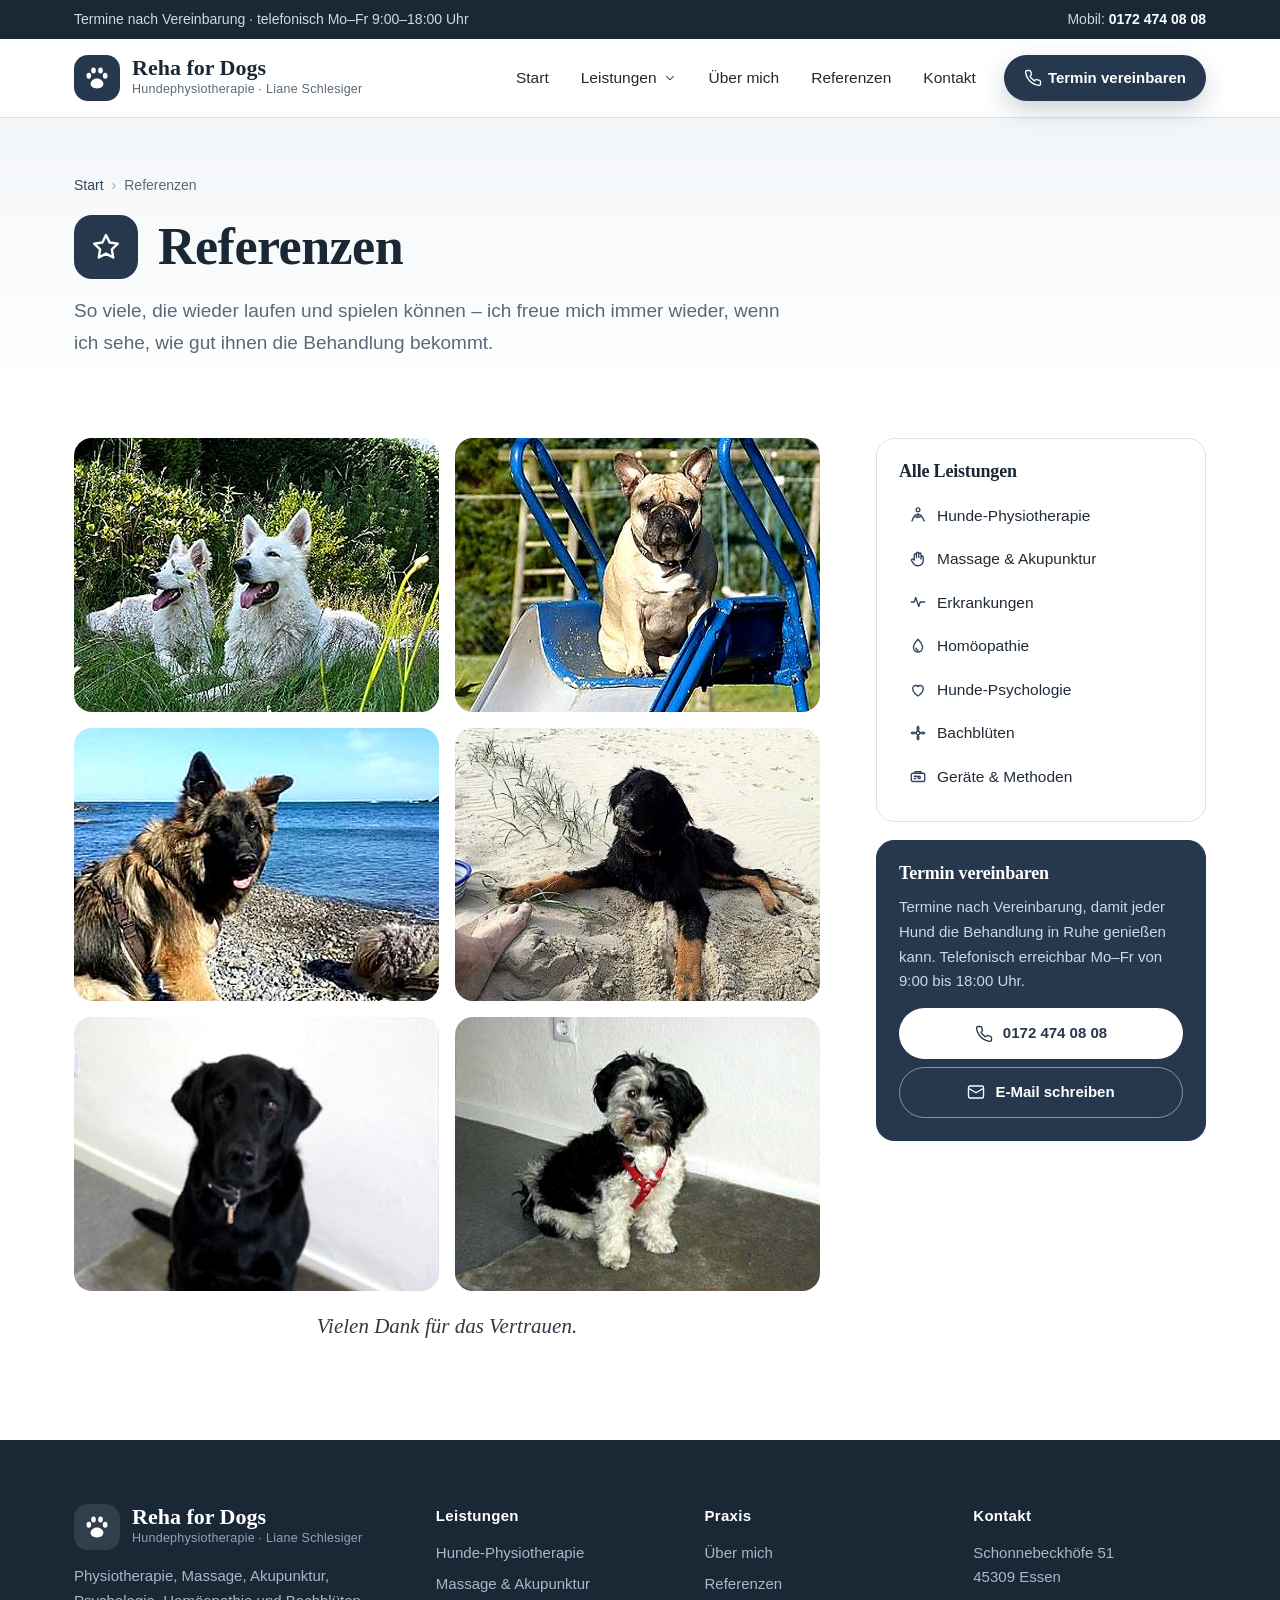
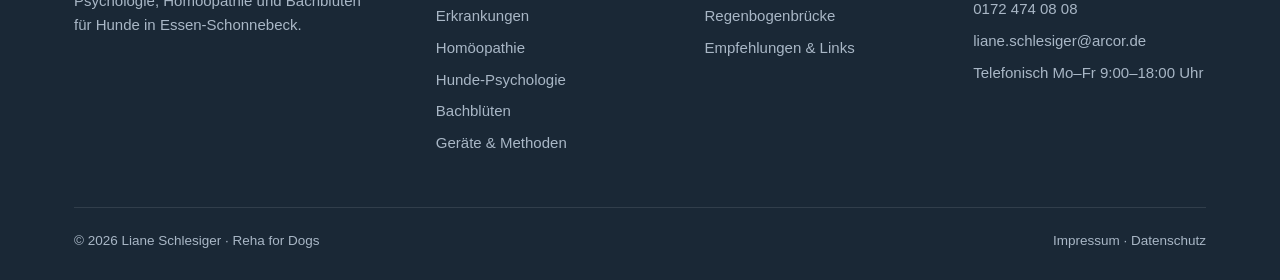
<file: public/referenzen.html>
<!doctype html>
<html lang="de">
<head>
<meta charset="utf-8">
<meta name="viewport" content="width=device-width,initial-scale=1">
<title>Referenzen | Reha for Dogs – Liane Schlesiger, Essen</title>
<meta name="description" content="Referenzen von Reha for Dogs – Hunde, die nach der Behandlung wieder laufen und spielen können.">
<meta name="theme-color" content="#26384d">
<link rel="icon" href="data:image/svg+xml,%3Csvg xmlns='http://www.w3.org/2000/svg' viewBox='0 0 24 24'%3E%3Crect width='24' height='24' rx='6' fill='%2326384d'/%3E%3Cg fill='%23fff' transform='translate(4 4) scale(.66)'%3E%3Cpath d='M12 21c-3 0-5.5-1.6-5.5-4 0-2.3 2.4-4.6 5.5-4.6s5.5 2.3 5.5 4.6c0 2.4-2.5 4-5.5 4z'/%3E%3Cellipse cx='5' cy='10' rx='2' ry='2.6'/%3E%3Cellipse cx='19' cy='10' rx='2' ry='2.6'/%3E%3Cellipse cx='9' cy='5.5' rx='2' ry='2.6'/%3E%3Cellipse cx='15' cy='5.5' rx='2' ry='2.6'/%3E%3C/g%3E%3C/svg%3E">
<link rel="stylesheet" href="assets/style.css">
</head>
<body>
<div class="topbar"><div class="wrap"><span class="weg">Termine nach Vereinbarung · telefonisch Mo–Fr 9:00–18:00 Uhr</span><span>Mobil: <a href="tel:+491724740808">0172 474 08 08</a></span></div></div>
<header class="kopf"><div class="wrap">
  <a class="logo" href="index.html" aria-label="Reha for Dogs – zur Startseite"><span class="zeichen"><svg viewBox="0 0 24 24" fill="currentColor" aria-hidden="true"><path d="M12 21c-3 0-5.5-1.6-5.5-4 0-2.3 2.4-4.6 5.5-4.6s5.5 2.3 5.5 4.6c0 2.4-2.5 4-5.5 4z"/><ellipse cx="5" cy="10" rx="2" ry="2.6"/><ellipse cx="19" cy="10" rx="2" ry="2.6"/><ellipse cx="9" cy="5.5" rx="2" ry="2.6"/><ellipse cx="15" cy="5.5" rx="2" ry="2.6"/></svg></span><span><b>Reha for Dogs</b><small>Hundephysiotherapie · Liane Schlesiger</small></span></a>
  <nav class="haupt" aria-label="Hauptmenü">
    <a href="index.html">Start</a>
    <div class="dd"><button type="button" aria-haspopup="true" aria-expanded="false">Leistungen <svg viewBox="0 0 24 24" fill="none" stroke="currentColor" stroke-width="1.8" stroke-linecap="round" stroke-linejoin="round" aria-hidden="true"><path d="m6 9 6 6 6-6"/></svg></button><div class="dd-menu"><a href="physiotherapie.html"><span class="ic"><svg viewBox="0 0 24 24" fill="none" stroke="currentColor" stroke-width="1.8" stroke-linecap="round" stroke-linejoin="round" aria-hidden="true"><path d="M4 20c2-6 5-9 8-9s6 3 8 9"/><circle cx="12" cy="5" r="2.5"/><path d="M12 11v4M8.5 14.5 12 15l3.5-.5"/></svg></span><span><b>Hunde-Physiotherapie</b><small>Schmerzlinderung, Beweglichkeit und Muskelaufbau </small></span></a><a href="massage.html"><span class="ic"><svg viewBox="0 0 24 24" fill="none" stroke="currentColor" stroke-width="1.8" stroke-linecap="round" stroke-linejoin="round" aria-hidden="true"><path d="M7 11V6.5a1.5 1.5 0 0 1 3 0V10M10 10V4.5a1.5 1.5 0 0 1 3 0V10M13 10V5.5a1.5 1.5 0 0 1 3 0V12M16 9.5a1.5 1.5 0 0 1 3 0V14a7 7 0 0 1-7 7h-1a6 6 0 0 1-5-2.7L3.6 14.6a1.6 1.6 0 0 1 2.5-2L7 13.5V11"/></svg></span><span><b>Massage & Akupunktur</b><small>Gezielte Massagetechniken und Akupunktur gegen Verspannung</small></span></a><a href="erkrankungen.html"><span class="ic"><svg viewBox="0 0 24 24" fill="none" stroke="currentColor" stroke-width="1.8" stroke-linecap="round" stroke-linejoin="round" aria-hidden="true"><path d="M3 12h4l2-6 4 12 2-6h6"/></svg></span><span><b>Erkrankungen</b><small>Arthrose, Cauda equina, Spondylose und weitere Krankheitsb</small></span></a><a href="homoeopathie.html"><span class="ic"><svg viewBox="0 0 24 24" fill="none" stroke="currentColor" stroke-width="1.8" stroke-linecap="round" stroke-linejoin="round" aria-hidden="true"><path d="M12 3s6 6.4 6 11a6 6 0 0 1-12 0c0-4.6 6-11 6-11z"/><path d="M9.5 15a2.5 2.5 0 0 0 2.5 2.5"/></svg></span><span><b>Homöopathie</b><small>Den Hund im Ganzen sehen</small></span></a><a href="psychologie.html"><span class="ic"><svg viewBox="0 0 24 24" fill="none" stroke="currentColor" stroke-width="1.8" stroke-linecap="round" stroke-linejoin="round" aria-hidden="true"><path d="M12 20s-7-4.4-7-10a4 4 0 0 1 7-2.6A4 4 0 0 1 19 10c0 5.6-7 10-7 10z"/></svg></span><span><b>Hunde-Psychologie</b><small>Verhalten verstehen, Zusammenhänge zwischen Verhalten und </small></span></a><a href="bachblueten.html"><span class="ic"><svg viewBox="0 0 24 24" fill="none" stroke="currentColor" stroke-width="1.8" stroke-linecap="round" stroke-linejoin="round" aria-hidden="true"><circle cx="12" cy="12" r="2.4"/><path d="M12 9.6C10.5 6.5 10.8 4 12 3c1.2 1 1.5 3.5 0 6.6zM12 14.4c1.5 3.1 1.2 5.6 0 6.6-1.2-1-1.5-3.5 0-6.6zM9.6 12C6.5 13.5 4 13.2 3 12c1-1.2 3.5-1.5 6.6 0zM14.4 12c3.1-1.5 5.6-1.2 6.6 0-1 1.2-3.5 1.5-6.6 0z"/></svg></span><span><b>Bachblüten</b><small>Eine sanfte Methode bei Angst, Unsicherheit, Stress oder T</small></span></a><a href="geraete.html"><span class="ic"><svg viewBox="0 0 24 24" fill="none" stroke="currentColor" stroke-width="1.8" stroke-linecap="round" stroke-linejoin="round" aria-hidden="true"><rect x="3" y="7" width="18" height="11" rx="2"/><path d="M7 11h4M7 14h2M15 12.5a1.5 1.5 0 1 0 0 .01M8 7V5h8v2"/></svg></span><span><b>Geräte & Methoden</b><small>Stepper, Trampolin, Interferenz- und Low-Level-Lasertherap</small></span></a></div></div>
    <a href="ueber-mich.html">Über mich</a>
    <a href="referenzen.html">Referenzen</a>
    <a href="index.html#kontakt">Kontakt</a>
    <a class="btn btn-p cta" href="tel:+491724740808"><svg viewBox="0 0 24 24" fill="none" stroke="currentColor" stroke-width="1.8" stroke-linecap="round" stroke-linejoin="round" aria-hidden="true"><path d="M22 16.9v3a2 2 0 0 1-2.2 2 19.8 19.8 0 0 1-8.6-3.1 19.5 19.5 0 0 1-6-6A19.8 19.8 0 0 1 2.1 4.2 2 2 0 0 1 4.1 2h3a2 2 0 0 1 2 1.7c.1.9.4 1.8.7 2.7a2 2 0 0 1-.5 2.1L8 9.8a16 16 0 0 0 6 6l1.3-1.3a2 2 0 0 1 2.1-.4c.9.3 1.8.6 2.7.7a2 2 0 0 1 1.7 2z"/></svg>Termin vereinbaren</a>
  </nav>
  <button class="burger" type="button" aria-label="Menü öffnen" aria-expanded="false" onclick="menue()"><svg viewBox="0 0 24 24" fill="none" stroke="currentColor" stroke-width="1.8" stroke-linecap="round" stroke-linejoin="round" aria-hidden="true"><path d="M4 7h16M4 12h16M4 17h16"/></svg></button>
</div></header>
<div class="mobil" id="mobil">
  <a href="index.html"><svg viewBox="0 0 24 24" fill="none" stroke="currentColor" stroke-width="1.8" stroke-linecap="round" stroke-linejoin="round" aria-hidden="true"><path d="M12 21c-3 0-5.5-1.6-5.5-4 0-2.3 2.4-4.6 5.5-4.6s5.5 2.3 5.5 4.6c0 2.4-2.5 4-5.5 4z"/><ellipse cx="5" cy="10" rx="2" ry="2.6"/><ellipse cx="19" cy="10" rx="2" ry="2.6"/><ellipse cx="9" cy="5.5" rx="2" ry="2.6"/><ellipse cx="15" cy="5.5" rx="2" ry="2.6"/></svg>Start</a>
  <div class="gruppe">Leistungen</div>
  <a href="physiotherapie.html"><svg viewBox="0 0 24 24" fill="none" stroke="currentColor" stroke-width="1.8" stroke-linecap="round" stroke-linejoin="round" aria-hidden="true"><path d="M4 20c2-6 5-9 8-9s6 3 8 9"/><circle cx="12" cy="5" r="2.5"/><path d="M12 11v4M8.5 14.5 12 15l3.5-.5"/></svg>Hunde-Physiotherapie</a><a href="massage.html"><svg viewBox="0 0 24 24" fill="none" stroke="currentColor" stroke-width="1.8" stroke-linecap="round" stroke-linejoin="round" aria-hidden="true"><path d="M7 11V6.5a1.5 1.5 0 0 1 3 0V10M10 10V4.5a1.5 1.5 0 0 1 3 0V10M13 10V5.5a1.5 1.5 0 0 1 3 0V12M16 9.5a1.5 1.5 0 0 1 3 0V14a7 7 0 0 1-7 7h-1a6 6 0 0 1-5-2.7L3.6 14.6a1.6 1.6 0 0 1 2.5-2L7 13.5V11"/></svg>Massage & Akupunktur</a><a href="erkrankungen.html"><svg viewBox="0 0 24 24" fill="none" stroke="currentColor" stroke-width="1.8" stroke-linecap="round" stroke-linejoin="round" aria-hidden="true"><path d="M3 12h4l2-6 4 12 2-6h6"/></svg>Erkrankungen</a><a href="homoeopathie.html"><svg viewBox="0 0 24 24" fill="none" stroke="currentColor" stroke-width="1.8" stroke-linecap="round" stroke-linejoin="round" aria-hidden="true"><path d="M12 3s6 6.4 6 11a6 6 0 0 1-12 0c0-4.6 6-11 6-11z"/><path d="M9.5 15a2.5 2.5 0 0 0 2.5 2.5"/></svg>Homöopathie</a><a href="psychologie.html"><svg viewBox="0 0 24 24" fill="none" stroke="currentColor" stroke-width="1.8" stroke-linecap="round" stroke-linejoin="round" aria-hidden="true"><path d="M12 20s-7-4.4-7-10a4 4 0 0 1 7-2.6A4 4 0 0 1 19 10c0 5.6-7 10-7 10z"/></svg>Hunde-Psychologie</a><a href="bachblueten.html"><svg viewBox="0 0 24 24" fill="none" stroke="currentColor" stroke-width="1.8" stroke-linecap="round" stroke-linejoin="round" aria-hidden="true"><circle cx="12" cy="12" r="2.4"/><path d="M12 9.6C10.5 6.5 10.8 4 12 3c1.2 1 1.5 3.5 0 6.6zM12 14.4c1.5 3.1 1.2 5.6 0 6.6-1.2-1-1.5-3.5 0-6.6zM9.6 12C6.5 13.5 4 13.2 3 12c1-1.2 3.5-1.5 6.6 0zM14.4 12c3.1-1.5 5.6-1.2 6.6 0-1 1.2-3.5 1.5-6.6 0z"/></svg>Bachblüten</a><a href="geraete.html"><svg viewBox="0 0 24 24" fill="none" stroke="currentColor" stroke-width="1.8" stroke-linecap="round" stroke-linejoin="round" aria-hidden="true"><rect x="3" y="7" width="18" height="11" rx="2"/><path d="M7 11h4M7 14h2M15 12.5a1.5 1.5 0 1 0 0 .01M8 7V5h8v2"/></svg>Geräte & Methoden</a>
  <div class="gruppe">Praxis</div>
  <a href="ueber-mich.html"><svg viewBox="0 0 24 24" fill="none" stroke="currentColor" stroke-width="1.8" stroke-linecap="round" stroke-linejoin="round" aria-hidden="true"><circle cx="12" cy="8" r="4"/><path d="M4 21a8 8 0 0 1 16 0"/></svg>Über mich</a>
  <a href="referenzen.html"><svg viewBox="0 0 24 24" fill="none" stroke="currentColor" stroke-width="1.8" stroke-linecap="round" stroke-linejoin="round" aria-hidden="true"><path d="m12 3 2.7 5.6 6.1.9-4.4 4.3 1 6.1L12 17l-5.4 2.9 1-6.1-4.4-4.3 6.1-.9z"/></svg>Referenzen</a>
  <a href="regenbogenbruecke.html"><svg viewBox="0 0 24 24" fill="none" stroke="currentColor" stroke-width="1.8" stroke-linecap="round" stroke-linejoin="round" aria-hidden="true"><path d="M3 17a9 9 0 0 1 18 0M6.5 17a5.5 5.5 0 0 1 11 0M10 17a2 2 0 0 1 4 0"/></svg>Regenbogenbrücke</a>
  <a href="index.html#kontakt"><svg viewBox="0 0 24 24" fill="none" stroke="currentColor" stroke-width="1.8" stroke-linecap="round" stroke-linejoin="round" aria-hidden="true"><path d="M20 10c0 6-8 12-8 12s-8-6-8-12a8 8 0 0 1 16 0z"/><circle cx="12" cy="10" r="3"/></svg>Kontakt & Anfahrt</a>
  <a class="btn btn-p" href="tel:+491724740808"><svg viewBox="0 0 24 24" fill="none" stroke="currentColor" stroke-width="1.8" stroke-linecap="round" stroke-linejoin="round" aria-hidden="true"><path d="M22 16.9v3a2 2 0 0 1-2.2 2 19.8 19.8 0 0 1-8.6-3.1 19.5 19.5 0 0 1-6-6A19.8 19.8 0 0 1 2.1 4.2 2 2 0 0 1 4.1 2h3a2 2 0 0 1 2 1.7c.1.9.4 1.8.7 2.7a2 2 0 0 1-.5 2.1L8 9.8a16 16 0 0 0 6 6l1.3-1.3a2 2 0 0 1 2.1-.4c.9.3 1.8.6 2.7.7a2 2 0 0 1 1.7 2z"/></svg>0172 474 08 08 anrufen</a>
</div>
<main>
<section class="seitenkopf" style="padding-bottom:40px"><div class="wrap">
  <ol class="krumen"><li><a href="index.html">Start</a></li><li>Referenzen</li></ol>
  <div class="titel"><span class="ic"><svg viewBox="0 0 24 24" fill="none" stroke="currentColor" stroke-width="1.8" stroke-linecap="round" stroke-linejoin="round" aria-hidden="true"><path d="m12 3 2.7 5.6 6.1.9-4.4 4.3 1 6.1L12 17l-5.4 2.9 1-6.1-4.4-4.3 6.1-.9z"/></svg></span><h1>Referenzen</h1></div>
  <p class="lead">So viele, die wieder laufen und spielen können – ich freue mich immer wieder, wenn ich sehe, wie gut ihnen die Behandlung bekommt.</p>
</div></section><section class="inhalt"><div class="wrap"><div class="text">
<ul class="galerie" style="grid-template-columns:repeat(2,1fr)"><li><img src="bilder/asco.jpg" alt="Zwei weiße Schäferhunde" loading="lazy"></li><li><img src="bilder/frodo.jpg" alt="Französische Bulldogge" loading="lazy"></li><li><img src="bilder/motte.jpg" alt="Schäferhund am Meer" loading="lazy"></li><li><img src="bilder/bexx.jpg" alt="Junger Hund im Sand" loading="lazy"></li><li><img src="bilder/lab.jpg" alt="Schwarzer Labrador" loading="lazy"></li><li><img src="bilder/havaneser.jpg" alt="Kleiner schwarz-weißer Hund" loading="lazy"></li></ul>
<p class="danke">Vielen Dank für das Vertrauen.</p></div><aside class="seite">
  <div class="karte"><h3>Alle Leistungen</h3><nav aria-label="Leistungen"><a href="physiotherapie.html"><svg viewBox="0 0 24 24" fill="none" stroke="currentColor" stroke-width="1.8" stroke-linecap="round" stroke-linejoin="round" aria-hidden="true"><path d="M4 20c2-6 5-9 8-9s6 3 8 9"/><circle cx="12" cy="5" r="2.5"/><path d="M12 11v4M8.5 14.5 12 15l3.5-.5"/></svg>Hunde-Physiotherapie</a><a href="massage.html"><svg viewBox="0 0 24 24" fill="none" stroke="currentColor" stroke-width="1.8" stroke-linecap="round" stroke-linejoin="round" aria-hidden="true"><path d="M7 11V6.5a1.5 1.5 0 0 1 3 0V10M10 10V4.5a1.5 1.5 0 0 1 3 0V10M13 10V5.5a1.5 1.5 0 0 1 3 0V12M16 9.5a1.5 1.5 0 0 1 3 0V14a7 7 0 0 1-7 7h-1a6 6 0 0 1-5-2.7L3.6 14.6a1.6 1.6 0 0 1 2.5-2L7 13.5V11"/></svg>Massage & Akupunktur</a><a href="erkrankungen.html"><svg viewBox="0 0 24 24" fill="none" stroke="currentColor" stroke-width="1.8" stroke-linecap="round" stroke-linejoin="round" aria-hidden="true"><path d="M3 12h4l2-6 4 12 2-6h6"/></svg>Erkrankungen</a><a href="homoeopathie.html"><svg viewBox="0 0 24 24" fill="none" stroke="currentColor" stroke-width="1.8" stroke-linecap="round" stroke-linejoin="round" aria-hidden="true"><path d="M12 3s6 6.4 6 11a6 6 0 0 1-12 0c0-4.6 6-11 6-11z"/><path d="M9.5 15a2.5 2.5 0 0 0 2.5 2.5"/></svg>Homöopathie</a><a href="psychologie.html"><svg viewBox="0 0 24 24" fill="none" stroke="currentColor" stroke-width="1.8" stroke-linecap="round" stroke-linejoin="round" aria-hidden="true"><path d="M12 20s-7-4.4-7-10a4 4 0 0 1 7-2.6A4 4 0 0 1 19 10c0 5.6-7 10-7 10z"/></svg>Hunde-Psychologie</a><a href="bachblueten.html"><svg viewBox="0 0 24 24" fill="none" stroke="currentColor" stroke-width="1.8" stroke-linecap="round" stroke-linejoin="round" aria-hidden="true"><circle cx="12" cy="12" r="2.4"/><path d="M12 9.6C10.5 6.5 10.8 4 12 3c1.2 1 1.5 3.5 0 6.6zM12 14.4c1.5 3.1 1.2 5.6 0 6.6-1.2-1-1.5-3.5 0-6.6zM9.6 12C6.5 13.5 4 13.2 3 12c1-1.2 3.5-1.5 6.6 0zM14.4 12c3.1-1.5 5.6-1.2 6.6 0-1 1.2-3.5 1.5-6.6 0z"/></svg>Bachblüten</a><a href="geraete.html"><svg viewBox="0 0 24 24" fill="none" stroke="currentColor" stroke-width="1.8" stroke-linecap="round" stroke-linejoin="round" aria-hidden="true"><rect x="3" y="7" width="18" height="11" rx="2"/><path d="M7 11h4M7 14h2M15 12.5a1.5 1.5 0 1 0 0 .01M8 7V5h8v2"/></svg>Geräte & Methoden</a></nav></div>
  <div class="karte dunkel"><h3>Termin vereinbaren</h3><p>Termine nach Vereinbarung, damit jeder Hund die Behandlung in Ruhe genießen kann. Telefonisch erreichbar Mo–Fr von 9:00 bis 18:00 Uhr.</p>
    <a class="btn btn-w" href="tel:+491724740808"><svg viewBox="0 0 24 24" fill="none" stroke="currentColor" stroke-width="1.8" stroke-linecap="round" stroke-linejoin="round" aria-hidden="true"><path d="M22 16.9v3a2 2 0 0 1-2.2 2 19.8 19.8 0 0 1-8.6-3.1 19.5 19.5 0 0 1-6-6A19.8 19.8 0 0 1 2.1 4.2 2 2 0 0 1 4.1 2h3a2 2 0 0 1 2 1.7c.1.9.4 1.8.7 2.7a2 2 0 0 1-.5 2.1L8 9.8a16 16 0 0 0 6 6l1.3-1.3a2 2 0 0 1 2.1-.4c.9.3 1.8.6 2.7.7a2 2 0 0 1 1.7 2z"/></svg>0172 474 08 08</a><a class="btn btn-g" href="mailto:liane.schlesiger@arcor.de"><svg viewBox="0 0 24 24" fill="none" stroke="currentColor" stroke-width="1.8" stroke-linecap="round" stroke-linejoin="round" aria-hidden="true"><rect x="2" y="4" width="20" height="16" rx="2"/><path d="m22 7-10 6L2 7"/></svg>E-Mail schreiben</a></div>
</aside></div></section></main>
<footer><div class="wrap">
  <div class="raster">
    <div><a class="logo" href="index.html"><span class="zeichen"><svg viewBox="0 0 24 24" fill="currentColor" aria-hidden="true"><path d="M12 21c-3 0-5.5-1.6-5.5-4 0-2.3 2.4-4.6 5.5-4.6s5.5 2.3 5.5 4.6c0 2.4-2.5 4-5.5 4z"/><ellipse cx="5" cy="10" rx="2" ry="2.6"/><ellipse cx="19" cy="10" rx="2" ry="2.6"/><ellipse cx="9" cy="5.5" rx="2" ry="2.6"/><ellipse cx="15" cy="5.5" rx="2" ry="2.6"/></svg></span><span><b>Reha for Dogs</b><small>Hundephysiotherapie · Liane Schlesiger</small></span></a>
      <p>Physiotherapie, Massage, Akupunktur, Psychologie, Homöopathie und Bachblüten für Hunde in Essen-Schonnebeck.</p></div>
    <div><h4>Leistungen</h4><ul><li><a href="physiotherapie.html">Hunde-Physiotherapie</a></li><li><a href="massage.html">Massage & Akupunktur</a></li><li><a href="erkrankungen.html">Erkrankungen</a></li><li><a href="homoeopathie.html">Homöopathie</a></li><li><a href="psychologie.html">Hunde-Psychologie</a></li><li><a href="bachblueten.html">Bachblüten</a></li><li><a href="geraete.html">Geräte & Methoden</a></li></ul></div>
    <div><h4>Praxis</h4><ul><li><a href="ueber-mich.html">Über mich</a></li><li><a href="referenzen.html">Referenzen</a></li><li><a href="regenbogenbruecke.html">Regenbogenbrücke</a></li><li><a href="links.html">Empfehlungen & Links</a></li></ul></div>
    <div><h4>Kontakt</h4><ul><li>Schonnebeckhöfe 51<br>45309 Essen</li><li><a href="tel:+491724740808">0172 474 08 08</a></li><li><a href="mailto:liane.schlesiger@arcor.de">liane.schlesiger@arcor.de</a></li><li>Telefonisch Mo–Fr 9:00–18:00 Uhr</li></ul></div>
  </div>
  <div class="unten"><span>© <span id="jahr">2026</span> Liane Schlesiger · Reha for Dogs</span><span><a href="impressum.html">Impressum</a> · <a href="datenschutz.html">Datenschutz</a></span></div>
</div></footer>
<nav class="aktion" aria-label="Schnellkontakt"><a href="tel:+491724740808"><svg viewBox="0 0 24 24" fill="none" stroke="currentColor" stroke-width="1.8" stroke-linecap="round" stroke-linejoin="round" aria-hidden="true"><path d="M22 16.9v3a2 2 0 0 1-2.2 2 19.8 19.8 0 0 1-8.6-3.1 19.5 19.5 0 0 1-6-6A19.8 19.8 0 0 1 2.1 4.2 2 2 0 0 1 4.1 2h3a2 2 0 0 1 2 1.7c.1.9.4 1.8.7 2.7a2 2 0 0 1-.5 2.1L8 9.8a16 16 0 0 0 6 6l1.3-1.3a2 2 0 0 1 2.1-.4c.9.3 1.8.6 2.7.7a2 2 0 0 1 1.7 2z"/></svg>Anrufen</a><a href="https://www.google.com/maps/dir/?api=1&destination=Schonnebeckh%C3%B6fe+51%2C+45309+Essen" target="_blank" rel="noopener"><svg viewBox="0 0 24 24" fill="none" stroke="currentColor" stroke-width="1.8" stroke-linecap="round" stroke-linejoin="round" aria-hidden="true"><path d="M20 10c0 6-8 12-8 12s-8-6-8-12a8 8 0 0 1 16 0z"/><circle cx="12" cy="10" r="3"/></svg>Route</a></nav>
<script src="assets/main.js"></script>
</body>
</html>
</file>
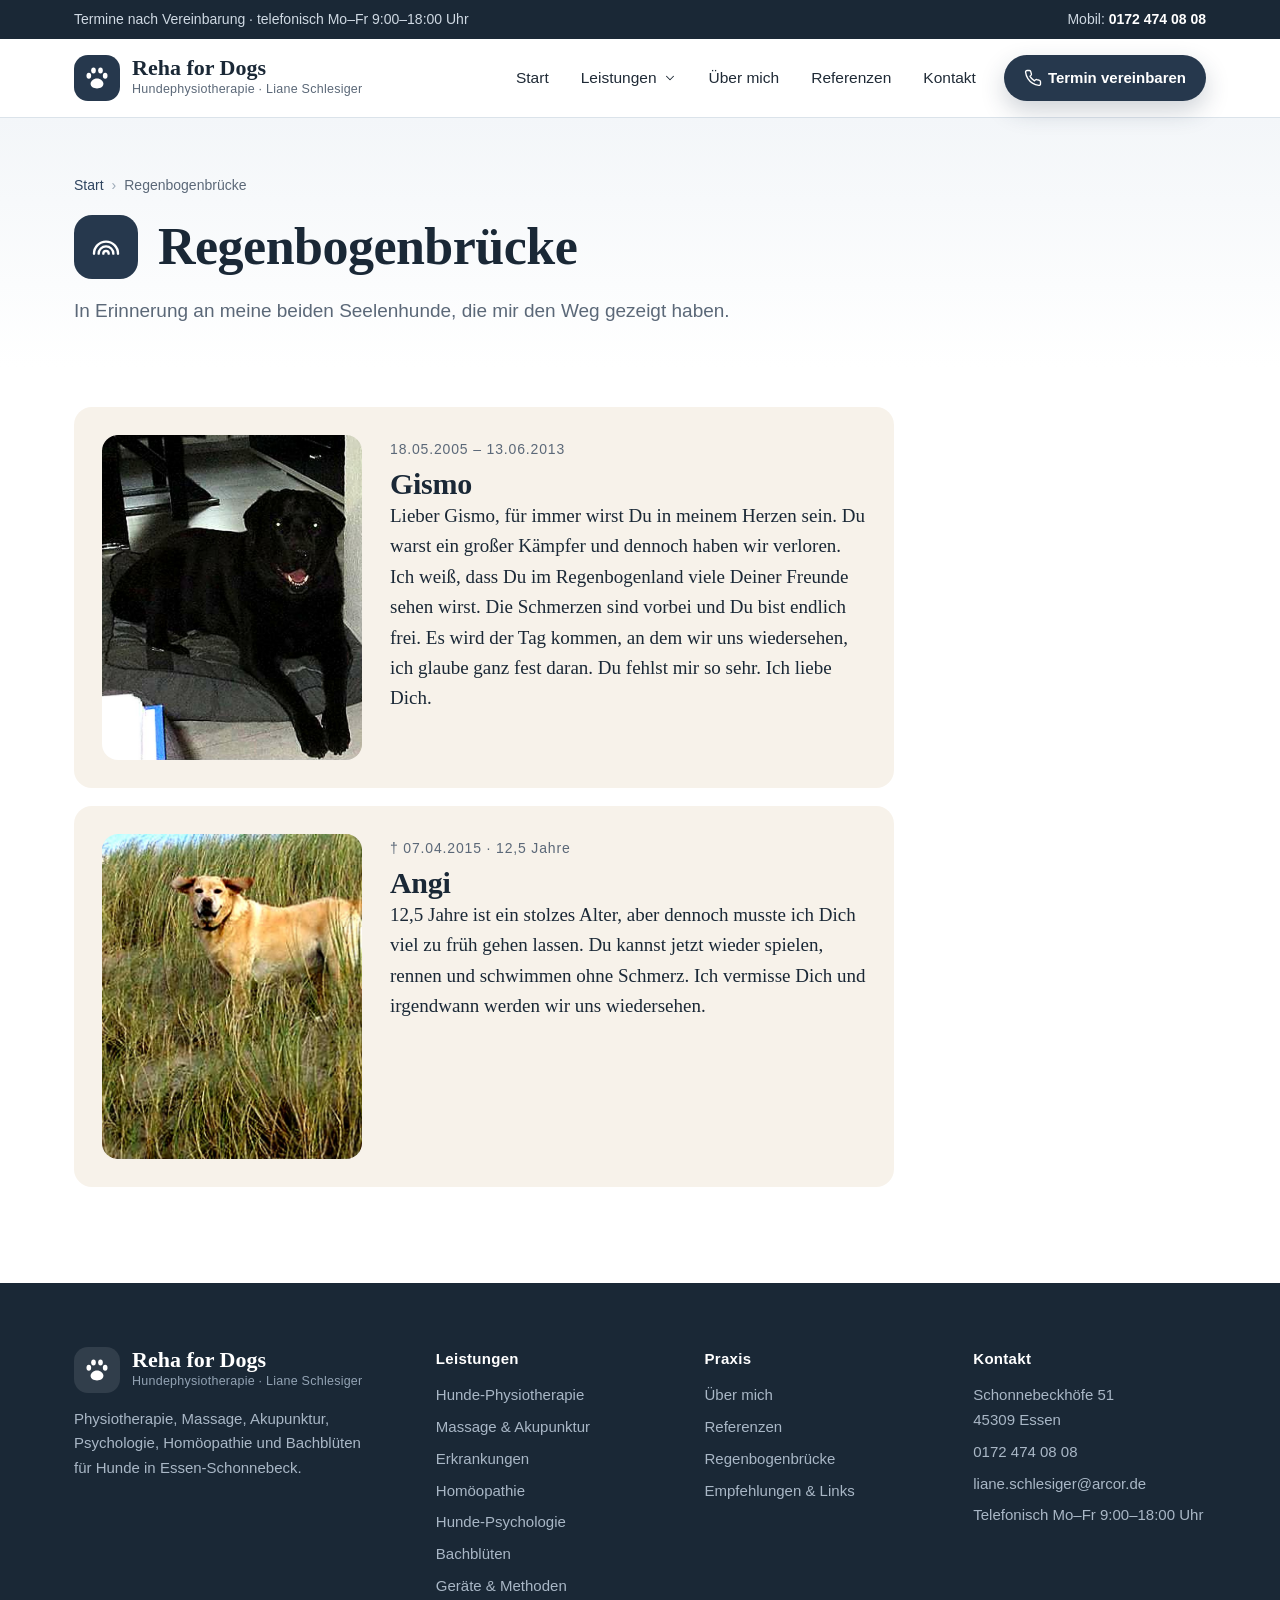
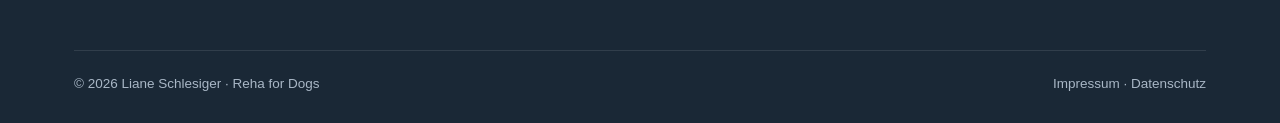
<file: public/regenbogenbruecke.html>
<!doctype html>
<html lang="de">
<head>
<meta charset="utf-8">
<meta name="viewport" content="width=device-width,initial-scale=1">
<title>Regenbogenbrücke | Reha for Dogs – Liane Schlesiger, Essen</title>
<meta name="description" content="In Erinnerung an Gismo und Angi.">
<meta name="theme-color" content="#26384d">
<link rel="icon" href="data:image/svg+xml,%3Csvg xmlns='http://www.w3.org/2000/svg' viewBox='0 0 24 24'%3E%3Crect width='24' height='24' rx='6' fill='%2326384d'/%3E%3Cg fill='%23fff' transform='translate(4 4) scale(.66)'%3E%3Cpath d='M12 21c-3 0-5.5-1.6-5.5-4 0-2.3 2.4-4.6 5.5-4.6s5.5 2.3 5.5 4.6c0 2.4-2.5 4-5.5 4z'/%3E%3Cellipse cx='5' cy='10' rx='2' ry='2.6'/%3E%3Cellipse cx='19' cy='10' rx='2' ry='2.6'/%3E%3Cellipse cx='9' cy='5.5' rx='2' ry='2.6'/%3E%3Cellipse cx='15' cy='5.5' rx='2' ry='2.6'/%3E%3C/g%3E%3C/svg%3E">
<link rel="stylesheet" href="assets/style.css">
</head>
<body>
<div class="topbar"><div class="wrap"><span class="weg">Termine nach Vereinbarung · telefonisch Mo–Fr 9:00–18:00 Uhr</span><span>Mobil: <a href="tel:+491724740808">0172 474 08 08</a></span></div></div>
<header class="kopf"><div class="wrap">
  <a class="logo" href="index.html" aria-label="Reha for Dogs – zur Startseite"><span class="zeichen"><svg viewBox="0 0 24 24" fill="currentColor" aria-hidden="true"><path d="M12 21c-3 0-5.5-1.6-5.5-4 0-2.3 2.4-4.6 5.5-4.6s5.5 2.3 5.5 4.6c0 2.4-2.5 4-5.5 4z"/><ellipse cx="5" cy="10" rx="2" ry="2.6"/><ellipse cx="19" cy="10" rx="2" ry="2.6"/><ellipse cx="9" cy="5.5" rx="2" ry="2.6"/><ellipse cx="15" cy="5.5" rx="2" ry="2.6"/></svg></span><span><b>Reha for Dogs</b><small>Hundephysiotherapie · Liane Schlesiger</small></span></a>
  <nav class="haupt" aria-label="Hauptmenü">
    <a href="index.html">Start</a>
    <div class="dd"><button type="button" aria-haspopup="true" aria-expanded="false">Leistungen <svg viewBox="0 0 24 24" fill="none" stroke="currentColor" stroke-width="1.8" stroke-linecap="round" stroke-linejoin="round" aria-hidden="true"><path d="m6 9 6 6 6-6"/></svg></button><div class="dd-menu"><a href="physiotherapie.html"><span class="ic"><svg viewBox="0 0 24 24" fill="none" stroke="currentColor" stroke-width="1.8" stroke-linecap="round" stroke-linejoin="round" aria-hidden="true"><path d="M4 20c2-6 5-9 8-9s6 3 8 9"/><circle cx="12" cy="5" r="2.5"/><path d="M12 11v4M8.5 14.5 12 15l3.5-.5"/></svg></span><span><b>Hunde-Physiotherapie</b><small>Schmerzlinderung, Beweglichkeit und Muskelaufbau </small></span></a><a href="massage.html"><span class="ic"><svg viewBox="0 0 24 24" fill="none" stroke="currentColor" stroke-width="1.8" stroke-linecap="round" stroke-linejoin="round" aria-hidden="true"><path d="M7 11V6.5a1.5 1.5 0 0 1 3 0V10M10 10V4.5a1.5 1.5 0 0 1 3 0V10M13 10V5.5a1.5 1.5 0 0 1 3 0V12M16 9.5a1.5 1.5 0 0 1 3 0V14a7 7 0 0 1-7 7h-1a6 6 0 0 1-5-2.7L3.6 14.6a1.6 1.6 0 0 1 2.5-2L7 13.5V11"/></svg></span><span><b>Massage & Akupunktur</b><small>Gezielte Massagetechniken und Akupunktur gegen Verspannung</small></span></a><a href="erkrankungen.html"><span class="ic"><svg viewBox="0 0 24 24" fill="none" stroke="currentColor" stroke-width="1.8" stroke-linecap="round" stroke-linejoin="round" aria-hidden="true"><path d="M3 12h4l2-6 4 12 2-6h6"/></svg></span><span><b>Erkrankungen</b><small>Arthrose, Cauda equina, Spondylose und weitere Krankheitsb</small></span></a><a href="homoeopathie.html"><span class="ic"><svg viewBox="0 0 24 24" fill="none" stroke="currentColor" stroke-width="1.8" stroke-linecap="round" stroke-linejoin="round" aria-hidden="true"><path d="M12 3s6 6.4 6 11a6 6 0 0 1-12 0c0-4.6 6-11 6-11z"/><path d="M9.5 15a2.5 2.5 0 0 0 2.5 2.5"/></svg></span><span><b>Homöopathie</b><small>Den Hund im Ganzen sehen</small></span></a><a href="psychologie.html"><span class="ic"><svg viewBox="0 0 24 24" fill="none" stroke="currentColor" stroke-width="1.8" stroke-linecap="round" stroke-linejoin="round" aria-hidden="true"><path d="M12 20s-7-4.4-7-10a4 4 0 0 1 7-2.6A4 4 0 0 1 19 10c0 5.6-7 10-7 10z"/></svg></span><span><b>Hunde-Psychologie</b><small>Verhalten verstehen, Zusammenhänge zwischen Verhalten und </small></span></a><a href="bachblueten.html"><span class="ic"><svg viewBox="0 0 24 24" fill="none" stroke="currentColor" stroke-width="1.8" stroke-linecap="round" stroke-linejoin="round" aria-hidden="true"><circle cx="12" cy="12" r="2.4"/><path d="M12 9.6C10.5 6.5 10.8 4 12 3c1.2 1 1.5 3.5 0 6.6zM12 14.4c1.5 3.1 1.2 5.6 0 6.6-1.2-1-1.5-3.5 0-6.6zM9.6 12C6.5 13.5 4 13.2 3 12c1-1.2 3.5-1.5 6.6 0zM14.4 12c3.1-1.5 5.6-1.2 6.6 0-1 1.2-3.5 1.5-6.6 0z"/></svg></span><span><b>Bachblüten</b><small>Eine sanfte Methode bei Angst, Unsicherheit, Stress oder T</small></span></a><a href="geraete.html"><span class="ic"><svg viewBox="0 0 24 24" fill="none" stroke="currentColor" stroke-width="1.8" stroke-linecap="round" stroke-linejoin="round" aria-hidden="true"><rect x="3" y="7" width="18" height="11" rx="2"/><path d="M7 11h4M7 14h2M15 12.5a1.5 1.5 0 1 0 0 .01M8 7V5h8v2"/></svg></span><span><b>Geräte & Methoden</b><small>Stepper, Trampolin, Interferenz- und Low-Level-Lasertherap</small></span></a></div></div>
    <a href="ueber-mich.html">Über mich</a>
    <a href="referenzen.html">Referenzen</a>
    <a href="index.html#kontakt">Kontakt</a>
    <a class="btn btn-p cta" href="tel:+491724740808"><svg viewBox="0 0 24 24" fill="none" stroke="currentColor" stroke-width="1.8" stroke-linecap="round" stroke-linejoin="round" aria-hidden="true"><path d="M22 16.9v3a2 2 0 0 1-2.2 2 19.8 19.8 0 0 1-8.6-3.1 19.5 19.5 0 0 1-6-6A19.8 19.8 0 0 1 2.1 4.2 2 2 0 0 1 4.1 2h3a2 2 0 0 1 2 1.7c.1.9.4 1.8.7 2.7a2 2 0 0 1-.5 2.1L8 9.8a16 16 0 0 0 6 6l1.3-1.3a2 2 0 0 1 2.1-.4c.9.3 1.8.6 2.7.7a2 2 0 0 1 1.7 2z"/></svg>Termin vereinbaren</a>
  </nav>
  <button class="burger" type="button" aria-label="Menü öffnen" aria-expanded="false" onclick="menue()"><svg viewBox="0 0 24 24" fill="none" stroke="currentColor" stroke-width="1.8" stroke-linecap="round" stroke-linejoin="round" aria-hidden="true"><path d="M4 7h16M4 12h16M4 17h16"/></svg></button>
</div></header>
<div class="mobil" id="mobil">
  <a href="index.html"><svg viewBox="0 0 24 24" fill="none" stroke="currentColor" stroke-width="1.8" stroke-linecap="round" stroke-linejoin="round" aria-hidden="true"><path d="M12 21c-3 0-5.5-1.6-5.5-4 0-2.3 2.4-4.6 5.5-4.6s5.5 2.3 5.5 4.6c0 2.4-2.5 4-5.5 4z"/><ellipse cx="5" cy="10" rx="2" ry="2.6"/><ellipse cx="19" cy="10" rx="2" ry="2.6"/><ellipse cx="9" cy="5.5" rx="2" ry="2.6"/><ellipse cx="15" cy="5.5" rx="2" ry="2.6"/></svg>Start</a>
  <div class="gruppe">Leistungen</div>
  <a href="physiotherapie.html"><svg viewBox="0 0 24 24" fill="none" stroke="currentColor" stroke-width="1.8" stroke-linecap="round" stroke-linejoin="round" aria-hidden="true"><path d="M4 20c2-6 5-9 8-9s6 3 8 9"/><circle cx="12" cy="5" r="2.5"/><path d="M12 11v4M8.5 14.5 12 15l3.5-.5"/></svg>Hunde-Physiotherapie</a><a href="massage.html"><svg viewBox="0 0 24 24" fill="none" stroke="currentColor" stroke-width="1.8" stroke-linecap="round" stroke-linejoin="round" aria-hidden="true"><path d="M7 11V6.5a1.5 1.5 0 0 1 3 0V10M10 10V4.5a1.5 1.5 0 0 1 3 0V10M13 10V5.5a1.5 1.5 0 0 1 3 0V12M16 9.5a1.5 1.5 0 0 1 3 0V14a7 7 0 0 1-7 7h-1a6 6 0 0 1-5-2.7L3.6 14.6a1.6 1.6 0 0 1 2.5-2L7 13.5V11"/></svg>Massage & Akupunktur</a><a href="erkrankungen.html"><svg viewBox="0 0 24 24" fill="none" stroke="currentColor" stroke-width="1.8" stroke-linecap="round" stroke-linejoin="round" aria-hidden="true"><path d="M3 12h4l2-6 4 12 2-6h6"/></svg>Erkrankungen</a><a href="homoeopathie.html"><svg viewBox="0 0 24 24" fill="none" stroke="currentColor" stroke-width="1.8" stroke-linecap="round" stroke-linejoin="round" aria-hidden="true"><path d="M12 3s6 6.4 6 11a6 6 0 0 1-12 0c0-4.6 6-11 6-11z"/><path d="M9.5 15a2.5 2.5 0 0 0 2.5 2.5"/></svg>Homöopathie</a><a href="psychologie.html"><svg viewBox="0 0 24 24" fill="none" stroke="currentColor" stroke-width="1.8" stroke-linecap="round" stroke-linejoin="round" aria-hidden="true"><path d="M12 20s-7-4.4-7-10a4 4 0 0 1 7-2.6A4 4 0 0 1 19 10c0 5.6-7 10-7 10z"/></svg>Hunde-Psychologie</a><a href="bachblueten.html"><svg viewBox="0 0 24 24" fill="none" stroke="currentColor" stroke-width="1.8" stroke-linecap="round" stroke-linejoin="round" aria-hidden="true"><circle cx="12" cy="12" r="2.4"/><path d="M12 9.6C10.5 6.5 10.8 4 12 3c1.2 1 1.5 3.5 0 6.6zM12 14.4c1.5 3.1 1.2 5.6 0 6.6-1.2-1-1.5-3.5 0-6.6zM9.6 12C6.5 13.5 4 13.2 3 12c1-1.2 3.5-1.5 6.6 0zM14.4 12c3.1-1.5 5.6-1.2 6.6 0-1 1.2-3.5 1.5-6.6 0z"/></svg>Bachblüten</a><a href="geraete.html"><svg viewBox="0 0 24 24" fill="none" stroke="currentColor" stroke-width="1.8" stroke-linecap="round" stroke-linejoin="round" aria-hidden="true"><rect x="3" y="7" width="18" height="11" rx="2"/><path d="M7 11h4M7 14h2M15 12.5a1.5 1.5 0 1 0 0 .01M8 7V5h8v2"/></svg>Geräte & Methoden</a>
  <div class="gruppe">Praxis</div>
  <a href="ueber-mich.html"><svg viewBox="0 0 24 24" fill="none" stroke="currentColor" stroke-width="1.8" stroke-linecap="round" stroke-linejoin="round" aria-hidden="true"><circle cx="12" cy="8" r="4"/><path d="M4 21a8 8 0 0 1 16 0"/></svg>Über mich</a>
  <a href="referenzen.html"><svg viewBox="0 0 24 24" fill="none" stroke="currentColor" stroke-width="1.8" stroke-linecap="round" stroke-linejoin="round" aria-hidden="true"><path d="m12 3 2.7 5.6 6.1.9-4.4 4.3 1 6.1L12 17l-5.4 2.9 1-6.1-4.4-4.3 6.1-.9z"/></svg>Referenzen</a>
  <a href="regenbogenbruecke.html"><svg viewBox="0 0 24 24" fill="none" stroke="currentColor" stroke-width="1.8" stroke-linecap="round" stroke-linejoin="round" aria-hidden="true"><path d="M3 17a9 9 0 0 1 18 0M6.5 17a5.5 5.5 0 0 1 11 0M10 17a2 2 0 0 1 4 0"/></svg>Regenbogenbrücke</a>
  <a href="index.html#kontakt"><svg viewBox="0 0 24 24" fill="none" stroke="currentColor" stroke-width="1.8" stroke-linecap="round" stroke-linejoin="round" aria-hidden="true"><path d="M20 10c0 6-8 12-8 12s-8-6-8-12a8 8 0 0 1 16 0z"/><circle cx="12" cy="10" r="3"/></svg>Kontakt & Anfahrt</a>
  <a class="btn btn-p" href="tel:+491724740808"><svg viewBox="0 0 24 24" fill="none" stroke="currentColor" stroke-width="1.8" stroke-linecap="round" stroke-linejoin="round" aria-hidden="true"><path d="M22 16.9v3a2 2 0 0 1-2.2 2 19.8 19.8 0 0 1-8.6-3.1 19.5 19.5 0 0 1-6-6A19.8 19.8 0 0 1 2.1 4.2 2 2 0 0 1 4.1 2h3a2 2 0 0 1 2 1.7c.1.9.4 1.8.7 2.7a2 2 0 0 1-.5 2.1L8 9.8a16 16 0 0 0 6 6l1.3-1.3a2 2 0 0 1 2.1-.4c.9.3 1.8.6 2.7.7a2 2 0 0 1 1.7 2z"/></svg>0172 474 08 08 anrufen</a>
</div>
<main>
<section class="seitenkopf" style="padding-bottom:40px"><div class="wrap">
  <ol class="krumen"><li><a href="index.html">Start</a></li><li>Regenbogenbrücke</li></ol>
  <div class="titel"><span class="ic"><svg viewBox="0 0 24 24" fill="none" stroke="currentColor" stroke-width="1.8" stroke-linecap="round" stroke-linejoin="round" aria-hidden="true"><path d="M3 17a9 9 0 0 1 18 0M6.5 17a5.5 5.5 0 0 1 11 0M10 17a2 2 0 0 1 4 0"/></svg></span><h1>Regenbogenbrücke</h1></div>
  <p class="lead">In Erinnerung an meine beiden Seelenhunde, die mir den Weg gezeigt haben.</p>
</div></section><section class="inhalt"><div class="wrap" style="grid-template-columns:minmax(0,820px)"><div class="text">
<div class="erinnerung"><img src="bilder/gismo.jpg" alt="Gismo" loading="lazy"><div><span class="jahre">18.05.2005 – 13.06.2013</span><h2>Gismo</h2>
<p>Lieber Gismo, für immer wirst Du in meinem Herzen sein. Du warst ein großer Kämpfer und dennoch haben wir verloren. Ich weiß, dass Du im Regenbogenland viele Deiner Freunde sehen wirst. Die Schmerzen sind vorbei und Du bist endlich frei. Es wird der Tag kommen, an dem wir uns wiedersehen, ich glaube ganz fest daran. Du fehlst mir so sehr. Ich liebe Dich.</p></div></div>
<div class="erinnerung"><img src="bilder/angi.jpg" alt="Angi" loading="lazy" style="object-position:40% 50%"><div><span class="jahre">† 07.04.2015 · 12,5 Jahre</span><h2>Angi</h2>
<p>12,5 Jahre ist ein stolzes Alter, aber dennoch musste ich Dich viel zu früh gehen lassen. Du kannst jetzt wieder spielen, rennen und schwimmen ohne Schmerz. Ich vermisse Dich und irgendwann werden wir uns wiedersehen.</p></div></div></div></div></section></main>
<footer><div class="wrap">
  <div class="raster">
    <div><a class="logo" href="index.html"><span class="zeichen"><svg viewBox="0 0 24 24" fill="currentColor" aria-hidden="true"><path d="M12 21c-3 0-5.5-1.6-5.5-4 0-2.3 2.4-4.6 5.5-4.6s5.5 2.3 5.5 4.6c0 2.4-2.5 4-5.5 4z"/><ellipse cx="5" cy="10" rx="2" ry="2.6"/><ellipse cx="19" cy="10" rx="2" ry="2.6"/><ellipse cx="9" cy="5.5" rx="2" ry="2.6"/><ellipse cx="15" cy="5.5" rx="2" ry="2.6"/></svg></span><span><b>Reha for Dogs</b><small>Hundephysiotherapie · Liane Schlesiger</small></span></a>
      <p>Physiotherapie, Massage, Akupunktur, Psychologie, Homöopathie und Bachblüten für Hunde in Essen-Schonnebeck.</p></div>
    <div><h4>Leistungen</h4><ul><li><a href="physiotherapie.html">Hunde-Physiotherapie</a></li><li><a href="massage.html">Massage & Akupunktur</a></li><li><a href="erkrankungen.html">Erkrankungen</a></li><li><a href="homoeopathie.html">Homöopathie</a></li><li><a href="psychologie.html">Hunde-Psychologie</a></li><li><a href="bachblueten.html">Bachblüten</a></li><li><a href="geraete.html">Geräte & Methoden</a></li></ul></div>
    <div><h4>Praxis</h4><ul><li><a href="ueber-mich.html">Über mich</a></li><li><a href="referenzen.html">Referenzen</a></li><li><a href="regenbogenbruecke.html">Regenbogenbrücke</a></li><li><a href="links.html">Empfehlungen & Links</a></li></ul></div>
    <div><h4>Kontakt</h4><ul><li>Schonnebeckhöfe 51<br>45309 Essen</li><li><a href="tel:+491724740808">0172 474 08 08</a></li><li><a href="mailto:liane.schlesiger@arcor.de">liane.schlesiger@arcor.de</a></li><li>Telefonisch Mo–Fr 9:00–18:00 Uhr</li></ul></div>
  </div>
  <div class="unten"><span>© <span id="jahr">2026</span> Liane Schlesiger · Reha for Dogs</span><span><a href="impressum.html">Impressum</a> · <a href="datenschutz.html">Datenschutz</a></span></div>
</div></footer>
<nav class="aktion" aria-label="Schnellkontakt"><a href="tel:+491724740808"><svg viewBox="0 0 24 24" fill="none" stroke="currentColor" stroke-width="1.8" stroke-linecap="round" stroke-linejoin="round" aria-hidden="true"><path d="M22 16.9v3a2 2 0 0 1-2.2 2 19.8 19.8 0 0 1-8.6-3.1 19.5 19.5 0 0 1-6-6A19.8 19.8 0 0 1 2.1 4.2 2 2 0 0 1 4.1 2h3a2 2 0 0 1 2 1.7c.1.9.4 1.8.7 2.7a2 2 0 0 1-.5 2.1L8 9.8a16 16 0 0 0 6 6l1.3-1.3a2 2 0 0 1 2.1-.4c.9.3 1.8.6 2.7.7a2 2 0 0 1 1.7 2z"/></svg>Anrufen</a><a href="https://www.google.com/maps/dir/?api=1&destination=Schonnebeckh%C3%B6fe+51%2C+45309+Essen" target="_blank" rel="noopener"><svg viewBox="0 0 24 24" fill="none" stroke="currentColor" stroke-width="1.8" stroke-linecap="round" stroke-linejoin="round" aria-hidden="true"><path d="M20 10c0 6-8 12-8 12s-8-6-8-12a8 8 0 0 1 16 0z"/><circle cx="12" cy="10" r="3"/></svg>Route</a></nav>
<script src="assets/main.js"></script>
</body>
</html>
</file>
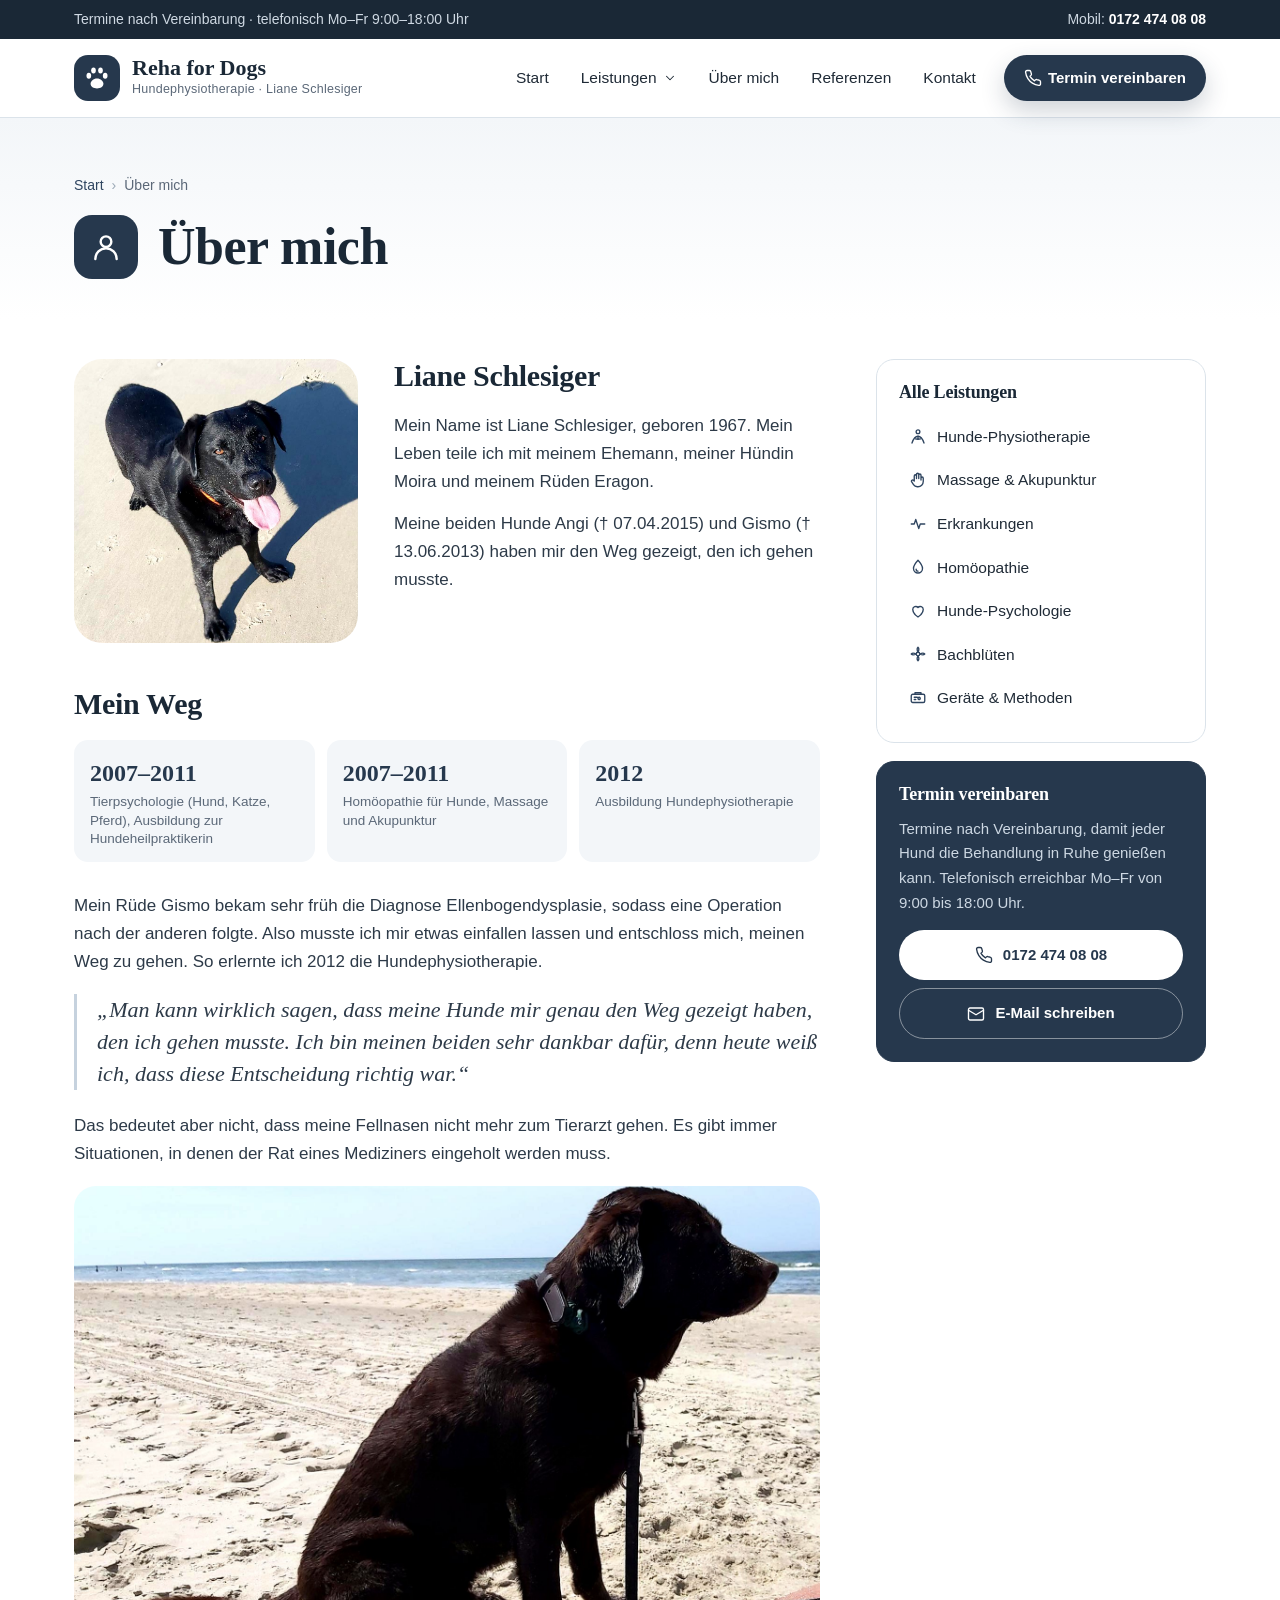
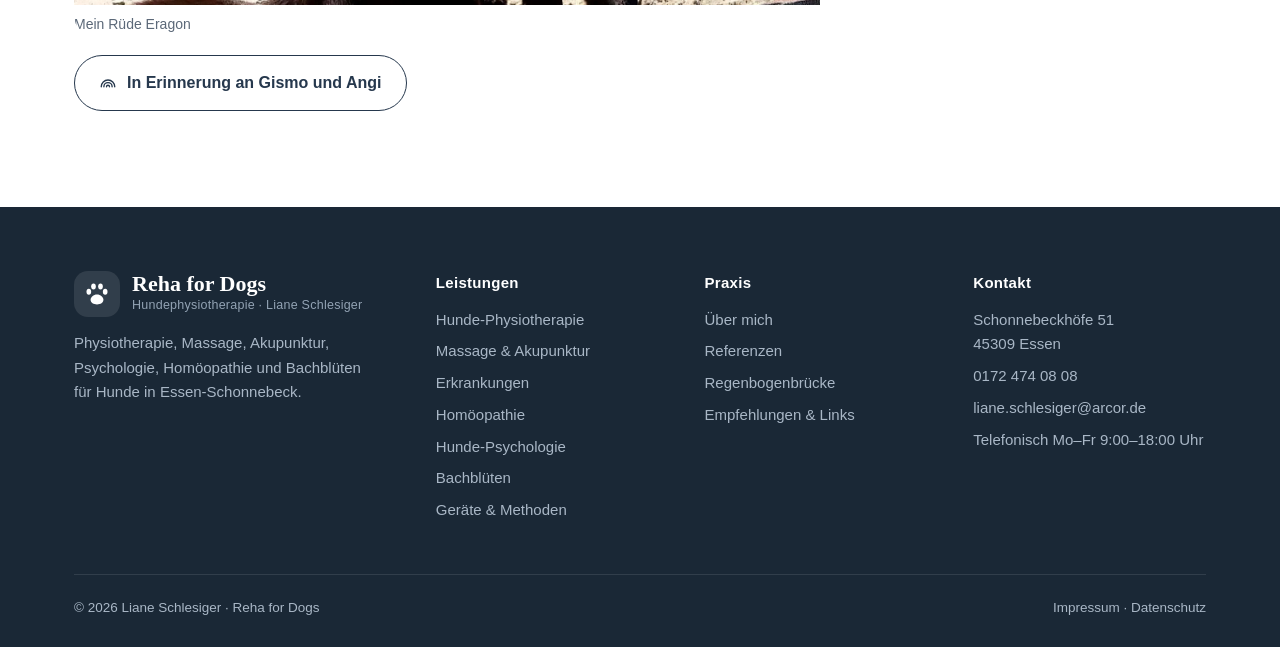
<file: public/ueber-mich.html>
<!doctype html>
<html lang="de">
<head>
<meta charset="utf-8">
<meta name="viewport" content="width=device-width,initial-scale=1">
<title>Über mich | Reha for Dogs – Liane Schlesiger, Essen</title>
<meta name="description" content="Liane Schlesiger – Hundephysiotherapeutin, Hundeheilpraktikerin und Tierpsychologin in Essen-Schonnebeck.">
<meta name="theme-color" content="#26384d">
<link rel="icon" href="data:image/svg+xml,%3Csvg xmlns='http://www.w3.org/2000/svg' viewBox='0 0 24 24'%3E%3Crect width='24' height='24' rx='6' fill='%2326384d'/%3E%3Cg fill='%23fff' transform='translate(4 4) scale(.66)'%3E%3Cpath d='M12 21c-3 0-5.5-1.6-5.5-4 0-2.3 2.4-4.6 5.5-4.6s5.5 2.3 5.5 4.6c0 2.4-2.5 4-5.5 4z'/%3E%3Cellipse cx='5' cy='10' rx='2' ry='2.6'/%3E%3Cellipse cx='19' cy='10' rx='2' ry='2.6'/%3E%3Cellipse cx='9' cy='5.5' rx='2' ry='2.6'/%3E%3Cellipse cx='15' cy='5.5' rx='2' ry='2.6'/%3E%3C/g%3E%3C/svg%3E">
<link rel="stylesheet" href="assets/style.css">
</head>
<body>
<div class="topbar"><div class="wrap"><span class="weg">Termine nach Vereinbarung · telefonisch Mo–Fr 9:00–18:00 Uhr</span><span>Mobil: <a href="tel:+491724740808">0172 474 08 08</a></span></div></div>
<header class="kopf"><div class="wrap">
  <a class="logo" href="index.html" aria-label="Reha for Dogs – zur Startseite"><span class="zeichen"><svg viewBox="0 0 24 24" fill="currentColor" aria-hidden="true"><path d="M12 21c-3 0-5.5-1.6-5.5-4 0-2.3 2.4-4.6 5.5-4.6s5.5 2.3 5.5 4.6c0 2.4-2.5 4-5.5 4z"/><ellipse cx="5" cy="10" rx="2" ry="2.6"/><ellipse cx="19" cy="10" rx="2" ry="2.6"/><ellipse cx="9" cy="5.5" rx="2" ry="2.6"/><ellipse cx="15" cy="5.5" rx="2" ry="2.6"/></svg></span><span><b>Reha for Dogs</b><small>Hundephysiotherapie · Liane Schlesiger</small></span></a>
  <nav class="haupt" aria-label="Hauptmenü">
    <a href="index.html">Start</a>
    <div class="dd"><button type="button" aria-haspopup="true" aria-expanded="false">Leistungen <svg viewBox="0 0 24 24" fill="none" stroke="currentColor" stroke-width="1.8" stroke-linecap="round" stroke-linejoin="round" aria-hidden="true"><path d="m6 9 6 6 6-6"/></svg></button><div class="dd-menu"><a href="physiotherapie.html"><span class="ic"><svg viewBox="0 0 24 24" fill="none" stroke="currentColor" stroke-width="1.8" stroke-linecap="round" stroke-linejoin="round" aria-hidden="true"><path d="M4 20c2-6 5-9 8-9s6 3 8 9"/><circle cx="12" cy="5" r="2.5"/><path d="M12 11v4M8.5 14.5 12 15l3.5-.5"/></svg></span><span><b>Hunde-Physiotherapie</b><small>Schmerzlinderung, Beweglichkeit und Muskelaufbau </small></span></a><a href="massage.html"><span class="ic"><svg viewBox="0 0 24 24" fill="none" stroke="currentColor" stroke-width="1.8" stroke-linecap="round" stroke-linejoin="round" aria-hidden="true"><path d="M7 11V6.5a1.5 1.5 0 0 1 3 0V10M10 10V4.5a1.5 1.5 0 0 1 3 0V10M13 10V5.5a1.5 1.5 0 0 1 3 0V12M16 9.5a1.5 1.5 0 0 1 3 0V14a7 7 0 0 1-7 7h-1a6 6 0 0 1-5-2.7L3.6 14.6a1.6 1.6 0 0 1 2.5-2L7 13.5V11"/></svg></span><span><b>Massage & Akupunktur</b><small>Gezielte Massagetechniken und Akupunktur gegen Verspannung</small></span></a><a href="erkrankungen.html"><span class="ic"><svg viewBox="0 0 24 24" fill="none" stroke="currentColor" stroke-width="1.8" stroke-linecap="round" stroke-linejoin="round" aria-hidden="true"><path d="M3 12h4l2-6 4 12 2-6h6"/></svg></span><span><b>Erkrankungen</b><small>Arthrose, Cauda equina, Spondylose und weitere Krankheitsb</small></span></a><a href="homoeopathie.html"><span class="ic"><svg viewBox="0 0 24 24" fill="none" stroke="currentColor" stroke-width="1.8" stroke-linecap="round" stroke-linejoin="round" aria-hidden="true"><path d="M12 3s6 6.4 6 11a6 6 0 0 1-12 0c0-4.6 6-11 6-11z"/><path d="M9.5 15a2.5 2.5 0 0 0 2.5 2.5"/></svg></span><span><b>Homöopathie</b><small>Den Hund im Ganzen sehen</small></span></a><a href="psychologie.html"><span class="ic"><svg viewBox="0 0 24 24" fill="none" stroke="currentColor" stroke-width="1.8" stroke-linecap="round" stroke-linejoin="round" aria-hidden="true"><path d="M12 20s-7-4.4-7-10a4 4 0 0 1 7-2.6A4 4 0 0 1 19 10c0 5.6-7 10-7 10z"/></svg></span><span><b>Hunde-Psychologie</b><small>Verhalten verstehen, Zusammenhänge zwischen Verhalten und </small></span></a><a href="bachblueten.html"><span class="ic"><svg viewBox="0 0 24 24" fill="none" stroke="currentColor" stroke-width="1.8" stroke-linecap="round" stroke-linejoin="round" aria-hidden="true"><circle cx="12" cy="12" r="2.4"/><path d="M12 9.6C10.5 6.5 10.8 4 12 3c1.2 1 1.5 3.5 0 6.6zM12 14.4c1.5 3.1 1.2 5.6 0 6.6-1.2-1-1.5-3.5 0-6.6zM9.6 12C6.5 13.5 4 13.2 3 12c1-1.2 3.5-1.5 6.6 0zM14.4 12c3.1-1.5 5.6-1.2 6.6 0-1 1.2-3.5 1.5-6.6 0z"/></svg></span><span><b>Bachblüten</b><small>Eine sanfte Methode bei Angst, Unsicherheit, Stress oder T</small></span></a><a href="geraete.html"><span class="ic"><svg viewBox="0 0 24 24" fill="none" stroke="currentColor" stroke-width="1.8" stroke-linecap="round" stroke-linejoin="round" aria-hidden="true"><rect x="3" y="7" width="18" height="11" rx="2"/><path d="M7 11h4M7 14h2M15 12.5a1.5 1.5 0 1 0 0 .01M8 7V5h8v2"/></svg></span><span><b>Geräte & Methoden</b><small>Stepper, Trampolin, Interferenz- und Low-Level-Lasertherap</small></span></a></div></div>
    <a href="ueber-mich.html">Über mich</a>
    <a href="referenzen.html">Referenzen</a>
    <a href="index.html#kontakt">Kontakt</a>
    <a class="btn btn-p cta" href="tel:+491724740808"><svg viewBox="0 0 24 24" fill="none" stroke="currentColor" stroke-width="1.8" stroke-linecap="round" stroke-linejoin="round" aria-hidden="true"><path d="M22 16.9v3a2 2 0 0 1-2.2 2 19.8 19.8 0 0 1-8.6-3.1 19.5 19.5 0 0 1-6-6A19.8 19.8 0 0 1 2.1 4.2 2 2 0 0 1 4.1 2h3a2 2 0 0 1 2 1.7c.1.9.4 1.8.7 2.7a2 2 0 0 1-.5 2.1L8 9.8a16 16 0 0 0 6 6l1.3-1.3a2 2 0 0 1 2.1-.4c.9.3 1.8.6 2.7.7a2 2 0 0 1 1.7 2z"/></svg>Termin vereinbaren</a>
  </nav>
  <button class="burger" type="button" aria-label="Menü öffnen" aria-expanded="false" onclick="menue()"><svg viewBox="0 0 24 24" fill="none" stroke="currentColor" stroke-width="1.8" stroke-linecap="round" stroke-linejoin="round" aria-hidden="true"><path d="M4 7h16M4 12h16M4 17h16"/></svg></button>
</div></header>
<div class="mobil" id="mobil">
  <a href="index.html"><svg viewBox="0 0 24 24" fill="none" stroke="currentColor" stroke-width="1.8" stroke-linecap="round" stroke-linejoin="round" aria-hidden="true"><path d="M12 21c-3 0-5.5-1.6-5.5-4 0-2.3 2.4-4.6 5.5-4.6s5.5 2.3 5.5 4.6c0 2.4-2.5 4-5.5 4z"/><ellipse cx="5" cy="10" rx="2" ry="2.6"/><ellipse cx="19" cy="10" rx="2" ry="2.6"/><ellipse cx="9" cy="5.5" rx="2" ry="2.6"/><ellipse cx="15" cy="5.5" rx="2" ry="2.6"/></svg>Start</a>
  <div class="gruppe">Leistungen</div>
  <a href="physiotherapie.html"><svg viewBox="0 0 24 24" fill="none" stroke="currentColor" stroke-width="1.8" stroke-linecap="round" stroke-linejoin="round" aria-hidden="true"><path d="M4 20c2-6 5-9 8-9s6 3 8 9"/><circle cx="12" cy="5" r="2.5"/><path d="M12 11v4M8.5 14.5 12 15l3.5-.5"/></svg>Hunde-Physiotherapie</a><a href="massage.html"><svg viewBox="0 0 24 24" fill="none" stroke="currentColor" stroke-width="1.8" stroke-linecap="round" stroke-linejoin="round" aria-hidden="true"><path d="M7 11V6.5a1.5 1.5 0 0 1 3 0V10M10 10V4.5a1.5 1.5 0 0 1 3 0V10M13 10V5.5a1.5 1.5 0 0 1 3 0V12M16 9.5a1.5 1.5 0 0 1 3 0V14a7 7 0 0 1-7 7h-1a6 6 0 0 1-5-2.7L3.6 14.6a1.6 1.6 0 0 1 2.5-2L7 13.5V11"/></svg>Massage & Akupunktur</a><a href="erkrankungen.html"><svg viewBox="0 0 24 24" fill="none" stroke="currentColor" stroke-width="1.8" stroke-linecap="round" stroke-linejoin="round" aria-hidden="true"><path d="M3 12h4l2-6 4 12 2-6h6"/></svg>Erkrankungen</a><a href="homoeopathie.html"><svg viewBox="0 0 24 24" fill="none" stroke="currentColor" stroke-width="1.8" stroke-linecap="round" stroke-linejoin="round" aria-hidden="true"><path d="M12 3s6 6.4 6 11a6 6 0 0 1-12 0c0-4.6 6-11 6-11z"/><path d="M9.5 15a2.5 2.5 0 0 0 2.5 2.5"/></svg>Homöopathie</a><a href="psychologie.html"><svg viewBox="0 0 24 24" fill="none" stroke="currentColor" stroke-width="1.8" stroke-linecap="round" stroke-linejoin="round" aria-hidden="true"><path d="M12 20s-7-4.4-7-10a4 4 0 0 1 7-2.6A4 4 0 0 1 19 10c0 5.6-7 10-7 10z"/></svg>Hunde-Psychologie</a><a href="bachblueten.html"><svg viewBox="0 0 24 24" fill="none" stroke="currentColor" stroke-width="1.8" stroke-linecap="round" stroke-linejoin="round" aria-hidden="true"><circle cx="12" cy="12" r="2.4"/><path d="M12 9.6C10.5 6.5 10.8 4 12 3c1.2 1 1.5 3.5 0 6.6zM12 14.4c1.5 3.1 1.2 5.6 0 6.6-1.2-1-1.5-3.5 0-6.6zM9.6 12C6.5 13.5 4 13.2 3 12c1-1.2 3.5-1.5 6.6 0zM14.4 12c3.1-1.5 5.6-1.2 6.6 0-1 1.2-3.5 1.5-6.6 0z"/></svg>Bachblüten</a><a href="geraete.html"><svg viewBox="0 0 24 24" fill="none" stroke="currentColor" stroke-width="1.8" stroke-linecap="round" stroke-linejoin="round" aria-hidden="true"><rect x="3" y="7" width="18" height="11" rx="2"/><path d="M7 11h4M7 14h2M15 12.5a1.5 1.5 0 1 0 0 .01M8 7V5h8v2"/></svg>Geräte & Methoden</a>
  <div class="gruppe">Praxis</div>
  <a href="ueber-mich.html"><svg viewBox="0 0 24 24" fill="none" stroke="currentColor" stroke-width="1.8" stroke-linecap="round" stroke-linejoin="round" aria-hidden="true"><circle cx="12" cy="8" r="4"/><path d="M4 21a8 8 0 0 1 16 0"/></svg>Über mich</a>
  <a href="referenzen.html"><svg viewBox="0 0 24 24" fill="none" stroke="currentColor" stroke-width="1.8" stroke-linecap="round" stroke-linejoin="round" aria-hidden="true"><path d="m12 3 2.7 5.6 6.1.9-4.4 4.3 1 6.1L12 17l-5.4 2.9 1-6.1-4.4-4.3 6.1-.9z"/></svg>Referenzen</a>
  <a href="regenbogenbruecke.html"><svg viewBox="0 0 24 24" fill="none" stroke="currentColor" stroke-width="1.8" stroke-linecap="round" stroke-linejoin="round" aria-hidden="true"><path d="M3 17a9 9 0 0 1 18 0M6.5 17a5.5 5.5 0 0 1 11 0M10 17a2 2 0 0 1 4 0"/></svg>Regenbogenbrücke</a>
  <a href="index.html#kontakt"><svg viewBox="0 0 24 24" fill="none" stroke="currentColor" stroke-width="1.8" stroke-linecap="round" stroke-linejoin="round" aria-hidden="true"><path d="M20 10c0 6-8 12-8 12s-8-6-8-12a8 8 0 0 1 16 0z"/><circle cx="12" cy="10" r="3"/></svg>Kontakt & Anfahrt</a>
  <a class="btn btn-p" href="tel:+491724740808"><svg viewBox="0 0 24 24" fill="none" stroke="currentColor" stroke-width="1.8" stroke-linecap="round" stroke-linejoin="round" aria-hidden="true"><path d="M22 16.9v3a2 2 0 0 1-2.2 2 19.8 19.8 0 0 1-8.6-3.1 19.5 19.5 0 0 1-6-6A19.8 19.8 0 0 1 2.1 4.2 2 2 0 0 1 4.1 2h3a2 2 0 0 1 2 1.7c.1.9.4 1.8.7 2.7a2 2 0 0 1-.5 2.1L8 9.8a16 16 0 0 0 6 6l1.3-1.3a2 2 0 0 1 2.1-.4c.9.3 1.8.6 2.7.7a2 2 0 0 1 1.7 2z"/></svg>0172 474 08 08 anrufen</a>
</div>
<main>
<section class="seitenkopf" style="padding-bottom:40px"><div class="wrap">
  <ol class="krumen"><li><a href="index.html">Start</a></li><li>Über mich</li></ol>
  <div class="titel"><span class="ic"><svg viewBox="0 0 24 24" fill="none" stroke="currentColor" stroke-width="1.8" stroke-linecap="round" stroke-linejoin="round" aria-hidden="true"><circle cx="12" cy="8" r="4"/><path d="M4 21a8 8 0 0 1 16 0"/></svg></span><h1>Über mich</h1></div>
  
</div></section><section class="inhalt"><div class="wrap"><div class="text">
<div class="person klein"><div class="bild"><img src="bilder/moira.jpg" alt="Hündin Moira am Strand" width="900" height="900"></div>
<div><h2 style="margin-top:0">Liane Schlesiger</h2><p>Mein Name ist Liane Schlesiger, geboren 1967. Mein Leben teile ich mit meinem Ehemann, meiner Hündin Moira und meinem Rüden Eragon.</p>
<p>Meine beiden Hunde Angi († 07.04.2015) und Gismo († 13.06.2013) haben mir den Weg gezeigt, den ich gehen musste.</p></div></div>
<h2>Mein Weg</h2>
<ul class="daten lang"><li><b>2007–2011</b><span>Tierpsychologie (Hund, Katze, Pferd), Ausbildung zur Hundeheilpraktikerin</span></li><li><b>2007–2011</b><span>Homöopathie für Hunde, Massage und Akupunktur</span></li><li><b>2012</b><span>Ausbildung Hundephysiotherapie</span></li></ul>
<p>Mein Rüde Gismo bekam sehr früh die Diagnose Ellenbogendysplasie, sodass eine Operation nach der anderen folgte. Also musste ich mir etwas einfallen lassen und entschloss mich, meinen Weg zu gehen. So erlernte ich 2012 die Hundephysiotherapie.</p>
<p class="zitat">„Man kann wirklich sagen, dass meine Hunde mir genau den Weg gezeigt haben, den ich gehen musste. Ich bin meinen beiden sehr dankbar dafür, denn heute weiß ich, dass diese Entscheidung richtig war.“</p>
<p>Das bedeutet aber nicht, dass meine Fellnasen nicht mehr zum Tierarzt gehen. Es gibt immer Situationen, in denen der Rat eines Mediziners eingeholt werden muss.</p>
<figure class="bild-breit"><img src="bilder/eragon-weit.jpg" alt="Rüde Eragon am Strand" loading="lazy"><figcaption>Mein Rüde Eragon</figcaption></figure>
<p><a class="btn btn-s" href="regenbogenbruecke.html"><svg viewBox="0 0 24 24" fill="none" stroke="currentColor" stroke-width="1.8" stroke-linecap="round" stroke-linejoin="round" aria-hidden="true"><path d="M3 17a9 9 0 0 1 18 0M6.5 17a5.5 5.5 0 0 1 11 0M10 17a2 2 0 0 1 4 0"/></svg>In Erinnerung an Gismo und Angi</a></p></div><aside class="seite">
  <div class="karte"><h3>Alle Leistungen</h3><nav aria-label="Leistungen"><a href="physiotherapie.html"><svg viewBox="0 0 24 24" fill="none" stroke="currentColor" stroke-width="1.8" stroke-linecap="round" stroke-linejoin="round" aria-hidden="true"><path d="M4 20c2-6 5-9 8-9s6 3 8 9"/><circle cx="12" cy="5" r="2.5"/><path d="M12 11v4M8.5 14.5 12 15l3.5-.5"/></svg>Hunde-Physiotherapie</a><a href="massage.html"><svg viewBox="0 0 24 24" fill="none" stroke="currentColor" stroke-width="1.8" stroke-linecap="round" stroke-linejoin="round" aria-hidden="true"><path d="M7 11V6.5a1.5 1.5 0 0 1 3 0V10M10 10V4.5a1.5 1.5 0 0 1 3 0V10M13 10V5.5a1.5 1.5 0 0 1 3 0V12M16 9.5a1.5 1.5 0 0 1 3 0V14a7 7 0 0 1-7 7h-1a6 6 0 0 1-5-2.7L3.6 14.6a1.6 1.6 0 0 1 2.5-2L7 13.5V11"/></svg>Massage & Akupunktur</a><a href="erkrankungen.html"><svg viewBox="0 0 24 24" fill="none" stroke="currentColor" stroke-width="1.8" stroke-linecap="round" stroke-linejoin="round" aria-hidden="true"><path d="M3 12h4l2-6 4 12 2-6h6"/></svg>Erkrankungen</a><a href="homoeopathie.html"><svg viewBox="0 0 24 24" fill="none" stroke="currentColor" stroke-width="1.8" stroke-linecap="round" stroke-linejoin="round" aria-hidden="true"><path d="M12 3s6 6.4 6 11a6 6 0 0 1-12 0c0-4.6 6-11 6-11z"/><path d="M9.5 15a2.5 2.5 0 0 0 2.5 2.5"/></svg>Homöopathie</a><a href="psychologie.html"><svg viewBox="0 0 24 24" fill="none" stroke="currentColor" stroke-width="1.8" stroke-linecap="round" stroke-linejoin="round" aria-hidden="true"><path d="M12 20s-7-4.4-7-10a4 4 0 0 1 7-2.6A4 4 0 0 1 19 10c0 5.6-7 10-7 10z"/></svg>Hunde-Psychologie</a><a href="bachblueten.html"><svg viewBox="0 0 24 24" fill="none" stroke="currentColor" stroke-width="1.8" stroke-linecap="round" stroke-linejoin="round" aria-hidden="true"><circle cx="12" cy="12" r="2.4"/><path d="M12 9.6C10.5 6.5 10.8 4 12 3c1.2 1 1.5 3.5 0 6.6zM12 14.4c1.5 3.1 1.2 5.6 0 6.6-1.2-1-1.5-3.5 0-6.6zM9.6 12C6.5 13.5 4 13.2 3 12c1-1.2 3.5-1.5 6.6 0zM14.4 12c3.1-1.5 5.6-1.2 6.6 0-1 1.2-3.5 1.5-6.6 0z"/></svg>Bachblüten</a><a href="geraete.html"><svg viewBox="0 0 24 24" fill="none" stroke="currentColor" stroke-width="1.8" stroke-linecap="round" stroke-linejoin="round" aria-hidden="true"><rect x="3" y="7" width="18" height="11" rx="2"/><path d="M7 11h4M7 14h2M15 12.5a1.5 1.5 0 1 0 0 .01M8 7V5h8v2"/></svg>Geräte & Methoden</a></nav></div>
  <div class="karte dunkel"><h3>Termin vereinbaren</h3><p>Termine nach Vereinbarung, damit jeder Hund die Behandlung in Ruhe genießen kann. Telefonisch erreichbar Mo–Fr von 9:00 bis 18:00 Uhr.</p>
    <a class="btn btn-w" href="tel:+491724740808"><svg viewBox="0 0 24 24" fill="none" stroke="currentColor" stroke-width="1.8" stroke-linecap="round" stroke-linejoin="round" aria-hidden="true"><path d="M22 16.9v3a2 2 0 0 1-2.2 2 19.8 19.8 0 0 1-8.6-3.1 19.5 19.5 0 0 1-6-6A19.8 19.8 0 0 1 2.1 4.2 2 2 0 0 1 4.1 2h3a2 2 0 0 1 2 1.7c.1.9.4 1.8.7 2.7a2 2 0 0 1-.5 2.1L8 9.8a16 16 0 0 0 6 6l1.3-1.3a2 2 0 0 1 2.1-.4c.9.3 1.8.6 2.7.7a2 2 0 0 1 1.7 2z"/></svg>0172 474 08 08</a><a class="btn btn-g" href="mailto:liane.schlesiger@arcor.de"><svg viewBox="0 0 24 24" fill="none" stroke="currentColor" stroke-width="1.8" stroke-linecap="round" stroke-linejoin="round" aria-hidden="true"><rect x="2" y="4" width="20" height="16" rx="2"/><path d="m22 7-10 6L2 7"/></svg>E-Mail schreiben</a></div>
</aside></div></section></main>
<footer><div class="wrap">
  <div class="raster">
    <div><a class="logo" href="index.html"><span class="zeichen"><svg viewBox="0 0 24 24" fill="currentColor" aria-hidden="true"><path d="M12 21c-3 0-5.5-1.6-5.5-4 0-2.3 2.4-4.6 5.5-4.6s5.5 2.3 5.5 4.6c0 2.4-2.5 4-5.5 4z"/><ellipse cx="5" cy="10" rx="2" ry="2.6"/><ellipse cx="19" cy="10" rx="2" ry="2.6"/><ellipse cx="9" cy="5.5" rx="2" ry="2.6"/><ellipse cx="15" cy="5.5" rx="2" ry="2.6"/></svg></span><span><b>Reha for Dogs</b><small>Hundephysiotherapie · Liane Schlesiger</small></span></a>
      <p>Physiotherapie, Massage, Akupunktur, Psychologie, Homöopathie und Bachblüten für Hunde in Essen-Schonnebeck.</p></div>
    <div><h4>Leistungen</h4><ul><li><a href="physiotherapie.html">Hunde-Physiotherapie</a></li><li><a href="massage.html">Massage & Akupunktur</a></li><li><a href="erkrankungen.html">Erkrankungen</a></li><li><a href="homoeopathie.html">Homöopathie</a></li><li><a href="psychologie.html">Hunde-Psychologie</a></li><li><a href="bachblueten.html">Bachblüten</a></li><li><a href="geraete.html">Geräte & Methoden</a></li></ul></div>
    <div><h4>Praxis</h4><ul><li><a href="ueber-mich.html">Über mich</a></li><li><a href="referenzen.html">Referenzen</a></li><li><a href="regenbogenbruecke.html">Regenbogenbrücke</a></li><li><a href="links.html">Empfehlungen & Links</a></li></ul></div>
    <div><h4>Kontakt</h4><ul><li>Schonnebeckhöfe 51<br>45309 Essen</li><li><a href="tel:+491724740808">0172 474 08 08</a></li><li><a href="mailto:liane.schlesiger@arcor.de">liane.schlesiger@arcor.de</a></li><li>Telefonisch Mo–Fr 9:00–18:00 Uhr</li></ul></div>
  </div>
  <div class="unten"><span>© <span id="jahr">2026</span> Liane Schlesiger · Reha for Dogs</span><span><a href="impressum.html">Impressum</a> · <a href="datenschutz.html">Datenschutz</a></span></div>
</div></footer>
<nav class="aktion" aria-label="Schnellkontakt"><a href="tel:+491724740808"><svg viewBox="0 0 24 24" fill="none" stroke="currentColor" stroke-width="1.8" stroke-linecap="round" stroke-linejoin="round" aria-hidden="true"><path d="M22 16.9v3a2 2 0 0 1-2.2 2 19.8 19.8 0 0 1-8.6-3.1 19.5 19.5 0 0 1-6-6A19.8 19.8 0 0 1 2.1 4.2 2 2 0 0 1 4.1 2h3a2 2 0 0 1 2 1.7c.1.9.4 1.8.7 2.7a2 2 0 0 1-.5 2.1L8 9.8a16 16 0 0 0 6 6l1.3-1.3a2 2 0 0 1 2.1-.4c.9.3 1.8.6 2.7.7a2 2 0 0 1 1.7 2z"/></svg>Anrufen</a><a href="https://www.google.com/maps/dir/?api=1&destination=Schonnebeckh%C3%B6fe+51%2C+45309+Essen" target="_blank" rel="noopener"><svg viewBox="0 0 24 24" fill="none" stroke="currentColor" stroke-width="1.8" stroke-linecap="round" stroke-linejoin="round" aria-hidden="true"><path d="M20 10c0 6-8 12-8 12s-8-6-8-12a8 8 0 0 1 16 0z"/><circle cx="12" cy="10" r="3"/></svg>Route</a></nav>
<script src="assets/main.js"></script>
</body>
</html>
</file>
<file: public/assets/style.css>
/* Reha for Dogs – Liane Schlesiger */
:root{
  --navy:#26384d; --navy-2:#2f4560; --navy-d:#1a2836;
  --blau:#c6d2de; --blau-l:#e7edf3; --blau-xl:#f3f6f9;
  --sand:#e9dfcf; --sand-l:#f7f2ea;
  --text:#1f2a36; --mute:#5b6878; --linie:#dbe3ea;
  --gruen:#3f7a64;
  --r:18px; --max:1180px;
  --serif:"Iowan Old Style","Palatino Linotype",Palatino,"Book Antiqua",Georgia,serif;
  --sans:-apple-system,BlinkMacSystemFont,"Segoe UI",Roboto,"Helvetica Neue",Arial,sans-serif;
}
*{box-sizing:border-box;margin:0;padding:0}
html{scroll-behavior:smooth;-webkit-text-size-adjust:100%}
body{font-family:var(--sans);color:var(--text);background:#fff;line-height:1.65;font-size:17px;overflow-x:hidden}
img{max-width:100%;height:auto;display:block}
a{color:inherit}
.wrap{max-width:var(--max);margin:0 auto;padding:0 24px}
h1,h2,h3{font-family:var(--serif);font-weight:600;line-height:1.15;letter-spacing:-.01em;color:var(--navy-d)}
.kicker{display:inline-flex;align-items:center;gap:8px;font-size:13px;font-weight:700;letter-spacing:.12em;text-transform:uppercase;color:var(--navy-2)}
.kicker::before{content:"";width:22px;height:2px;background:currentColor;opacity:.5}
.btn{display:inline-flex;align-items:center;justify-content:center;gap:10px;padding:14px 24px;border-radius:999px;font-weight:600;font-size:16px;text-decoration:none;border:1.5px solid transparent;transition:background .2s,transform .2s,box-shadow .2s;cursor:pointer;text-align:center}
.btn svg{width:18px;height:18px;flex:none}
.btn-p{background:var(--navy);color:#fff;box-shadow:0 10px 24px rgba(38,56,77,.22)}
.btn-p:hover{background:var(--navy-d);transform:translateY(-1px)}
.btn-s{border-color:var(--navy);color:var(--navy);background:#fff}
.btn-s:hover{background:var(--blau-xl)}
.btn-w{background:#fff;color:var(--navy)}
.btn-g{border-color:rgba(255,255,255,.45);color:#fff}
.btn-g:hover{background:rgba(255,255,255,.08)}

/* Kopf */
.topbar{background:var(--navy-d);color:#cfd9e3;font-size:14px}
.topbar .wrap{display:flex;justify-content:space-between;gap:16px;padding-top:8px;padding-bottom:8px}
.topbar a{color:#fff;text-decoration:none;font-weight:600}
header.kopf{position:sticky;top:0;z-index:50;background:rgba(255,255,255,.94);backdrop-filter:saturate(1.4) blur(10px);-webkit-backdrop-filter:saturate(1.4) blur(10px);border-bottom:1px solid var(--linie)}
header.kopf .wrap{display:flex;align-items:center;justify-content:space-between;gap:20px;height:78px}
.logo{display:flex;align-items:center;gap:12px;text-decoration:none}
.logo .zeichen{width:46px;height:46px;border-radius:14px;background:var(--navy);display:grid;place-items:center;flex:none}
.logo .zeichen svg{width:28px;height:28px;color:#fff}
.logo b{display:block;font-family:var(--serif);font-size:22px;line-height:1.05;color:var(--navy-d)}
.logo small{display:block;font-size:12.5px;color:var(--mute);letter-spacing:.02em}
nav.haupt{display:flex;align-items:center;gap:4px}
nav.haupt>a,nav.haupt .dd>button{font:inherit;font-size:15.5px;font-weight:500;color:var(--text);text-decoration:none;padding:10px 14px;border-radius:10px;background:none;border:0;cursor:pointer;display:flex;align-items:center;gap:6px}
nav.haupt>a:hover,nav.haupt .dd>button:hover,nav.haupt a.aktiv{background:var(--blau-xl);color:var(--navy)}
nav.haupt .dd{position:relative}
nav.haupt .dd>button svg{width:14px;height:14px;transition:transform .2s}
.dd-menu{position:absolute;top:calc(100% + 8px);left:-12px;width:340px;background:#fff;border:1px solid var(--linie);border-radius:16px;box-shadow:0 24px 48px rgba(26,40,54,.14);padding:8px;opacity:0;visibility:hidden;transform:translateY(6px);transition:.18s}
.dd:hover .dd-menu,.dd.offen .dd-menu,.dd:focus-within .dd-menu{opacity:1;visibility:visible;transform:none}
.dd:hover>button svg,.dd.offen>button svg{transform:rotate(180deg)}
.dd-menu a{display:flex;gap:12px;align-items:center;padding:10px 12px;border-radius:12px;text-decoration:none}
.dd-menu a:hover{background:var(--blau-xl)}
.dd-menu .ic{width:36px;height:36px;border-radius:10px;background:var(--blau-l);display:grid;place-items:center;flex:none}
.dd-menu .ic svg{width:20px;height:20px;color:var(--navy)}
.dd-menu b{display:block;font-size:15px;font-weight:600}
.dd-menu small{display:block;font-size:13px;color:var(--mute);line-height:1.35}
.kopf nav.haupt>a.cta{margin-left:10px;padding:11px 20px;font-size:15px;background:var(--navy);color:#fff;font-weight:600;border-radius:999px}
.kopf nav.haupt>a.cta:hover{background:var(--navy-d);color:#fff}
.burger{display:none;width:46px;height:46px;border-radius:12px;border:1px solid var(--linie);background:#fff;cursor:pointer;place-items:center}
.burger svg{width:22px;height:22px;color:var(--navy)}
.mobil{display:none}

/* Hero */
.hero{position:relative;background:linear-gradient(180deg,var(--blau-xl),#fff);overflow:hidden}
.hero::after{content:"";position:absolute;right:-180px;top:-180px;width:560px;height:560px;border-radius:50%;background:radial-gradient(circle,rgba(198,210,222,.55),rgba(198,210,222,0) 70%);pointer-events:none}
.hero .wrap{position:relative;z-index:1;display:grid;grid-template-columns:1.1fr .9fr;gap:56px;align-items:center;padding-top:72px;padding-bottom:84px}
.hero h1{font-size:clamp(36px,4.8vw,58px);margin:18px 0 20px}
.hero h1 em{font-style:italic;color:var(--navy-2)}
.hero p.lead{font-size:19px;color:var(--mute);max-width:560px}
.hero .knoepfe{display:flex;flex-wrap:wrap;gap:12px;margin-top:30px}
.punkte{display:flex;flex-wrap:wrap;gap:10px 22px;margin-top:34px;list-style:none;color:var(--navy-2);font-size:15px;font-weight:500}
.punkte li{display:flex;align-items:center;gap:8px}
.punkte svg{width:18px;height:18px;color:var(--gruen);flex:none}
.hero-bild{position:relative}
.hero-bild .rahmen{border-radius:28px;overflow:hidden;aspect-ratio:4/5;box-shadow:0 30px 60px rgba(26,40,54,.18)}
.hero-bild .rahmen img{width:100%;height:100%;object-fit:cover}
.hero-bild .karte{position:absolute;left:-28px;bottom:36px;background:#fff;border-radius:16px;padding:16px 18px;box-shadow:0 18px 40px rgba(26,40,54,.16);display:flex;gap:12px;align-items:center;max-width:290px}
.hero-bild .karte .ic{width:42px;height:42px;border-radius:12px;background:var(--blau-l);display:grid;place-items:center;flex:none}
.hero-bild .karte svg{width:22px;height:22px;color:var(--navy)}
.hero-bild .karte b{display:block;font-size:15px;color:var(--navy-d);line-height:1.3}
.hero-bild .karte small{font-size:13px;color:var(--mute)}

/* Abschnitte */
section{padding:96px 0}
.kopfzeile{max-width:680px;margin-bottom:48px}
.kopfzeile h2{font-size:clamp(30px,3.6vw,44px);margin-top:12px}
.kopfzeile p{color:var(--mute);margin-top:14px;font-size:18px}
.kopfzeile.mitte{margin-left:auto;margin-right:auto;text-align:center}
.kopfzeile.mitte .kicker::after{content:"";width:22px;height:2px;background:currentColor;opacity:.5}

.leistungen{display:grid;grid-template-columns:repeat(3,1fr);gap:20px;list-style:none}
.leistung{display:flex;flex-direction:column;height:100%;padding:28px;border:1px solid var(--linie);border-radius:var(--r);background:#fff;text-decoration:none;transition:transform .25s,box-shadow .25s,border-color .25s}
.leistung:hover{transform:translateY(-4px);box-shadow:0 22px 44px rgba(26,40,54,.10);border-color:var(--blau)}
.leistung .ic{width:54px;height:54px;border-radius:16px;background:var(--blau-l);display:grid;place-items:center}
.leistung .ic svg{width:28px;height:28px;color:var(--navy)}
.leistung h3{font-size:23px;margin:20px 0 8px}
.leistung p{color:var(--mute);font-size:16px;flex:1}
.leistung .mehr{margin-top:18px;font-weight:600;font-size:15px;color:var(--navy);display:flex;align-items:center;gap:8px}
.leistung .mehr svg{width:16px;height:16px;transition:transform .2s}
.leistung:hover .mehr svg{transform:translateX(4px)}
.breit-li{grid-column:1/-1}
.leistung.breit{flex-direction:row;gap:24px;align-items:center;background:var(--navy);border-color:var(--navy)}
.leistung.breit h3,.leistung.breit .mehr{color:#fff}
.leistung.breit p{color:#c7d3df}
.leistung.breit .ic{background:rgba(255,255,255,.12)}
.leistung.breit .ic svg{color:#fff}
.leistung.breit .txt{flex:1;display:flex;flex-direction:column}
.leistung.breit h3{margin-top:0}

.ablauf{background:var(--sand-l)}
.schritte{display:grid;grid-template-columns:repeat(3,1fr);gap:20px;list-style:none;counter-reset:s}
.schritte li{background:#fff;border-radius:var(--r);padding:30px;counter-increment:s;position:relative}
.schritte li::before{content:counter(s,decimal-leading-zero);font-family:var(--serif);font-size:42px;color:var(--blau);line-height:1;display:block;margin-bottom:16px}
.schritte h3{font-size:21px;margin-bottom:8px}
.schritte p{color:var(--mute);font-size:16px}
.hinweis{margin-top:28px;display:flex;gap:14px;align-items:flex-start;background:#fff;border-left:4px solid var(--navy);border-radius:12px;padding:18px 22px;color:var(--text);font-size:16px}
.hinweis svg{width:22px;height:22px;color:var(--navy);flex:none;margin-top:2px}

.person{display:grid;grid-template-columns:.85fr 1.15fr;gap:64px;align-items:center}
.person .bild{position:relative}
.person .bild img{border-radius:28px;aspect-ratio:1;object-fit:cover;width:100%}
.person .bild .schild{position:absolute;right:-18px;bottom:28px;background:var(--navy);color:#fff;border-radius:16px;padding:14px 18px;font-size:14px;box-shadow:0 16px 32px rgba(26,40,54,.25)}
.person .bild .schild b{display:block;font-family:var(--serif);font-size:24px;font-weight:600}
.person h2{font-size:clamp(30px,3.6vw,44px);margin:12px 0 18px}
.person p{color:var(--mute);margin-bottom:14px}
.person.klein{grid-template-columns:.8fr 1.2fr;gap:36px;align-items:start}
.zitat{font-family:var(--serif);font-style:italic;font-size:22px;line-height:1.45;color:var(--navy-d);border-left:3px solid var(--blau);padding-left:20px;margin:22px 0}
.daten{display:grid;grid-template-columns:repeat(3,1fr);gap:12px;margin:26px 0 30px;list-style:none}
.daten li{background:var(--blau-xl);border-radius:14px;padding:14px 16px}
.daten b{display:block;font-family:var(--serif);font-size:24px;color:var(--navy)}
.daten span{font-size:13.5px;color:var(--mute);line-height:1.35;display:block}

.galerie{display:grid;grid-template-columns:repeat(3,1fr);gap:16px;list-style:none}
.galerie li{border-radius:18px;overflow:hidden;aspect-ratio:4/3;background:var(--blau-l)}
.galerie img{width:100%;height:100%;object-fit:cover;transition:transform .5s}
.galerie li:hover img{transform:scale(1.04)}
.danke{text-align:center;max-width:640px;margin:36px auto 0;font-family:var(--serif);font-size:21px;font-style:italic;color:var(--navy-d)}

.kontakt{background:var(--navy);color:#dbe4ed}
.kontakt .kopfzeile h2{color:#fff}
.kontakt .kicker{color:#aebfd0}
.kontakt .kopfzeile p{color:#b9c7d5}
.kontakt-raster{display:grid;grid-template-columns:repeat(3,1fr);gap:18px}
.kbox{background:rgba(255,255,255,.06);border:1px solid rgba(255,255,255,.1);border-radius:var(--r);padding:26px}
.kbox .ic{width:44px;height:44px;border-radius:12px;background:rgba(255,255,255,.1);display:grid;place-items:center;margin-bottom:16px}
.kbox .ic svg{width:22px;height:22px;color:#fff}
.kbox h3{color:#fff;font-size:20px;margin-bottom:6px}
.kbox a{color:#fff;font-weight:600;text-decoration:none}
.kbox a:hover{text-decoration:underline}
.kbox p{font-size:16px}
.kbox .gross{font-size:22px;font-family:var(--serif);display:block;margin:2px 0 4px}
.status{display:inline-flex;align-items:center;gap:8px;margin-top:10px;font-size:14px;background:rgba(255,255,255,.08);padding:6px 12px;border-radius:999px}
.status i{width:8px;height:8px;border-radius:50%;background:#9aa8b6}
.status.an i{background:#6fd3a5;box-shadow:0 0 0 4px rgba(111,211,165,.18)}
.kontakt .knoepfe{display:flex;flex-wrap:wrap;gap:12px;margin-top:34px}

/* Unterseiten */
.seitenkopf{background:linear-gradient(180deg,var(--blau-xl),#fff);padding:56px 0 40px}
.krumen{display:flex;flex-wrap:wrap;gap:8px;font-size:14px;color:var(--mute);list-style:none;margin-bottom:18px}
.krumen a{color:var(--navy-2);text-decoration:none}
.krumen li+li::before{content:"›";margin-right:8px;color:#9aa8b6}
.seitenkopf .titel{display:flex;gap:20px;align-items:center}
.seitenkopf .ic{width:64px;height:64px;border-radius:18px;background:var(--navy);display:grid;place-items:center;flex:none}
.seitenkopf .ic svg{width:32px;height:32px;color:#fff}
.seitenkopf h1{font-size:clamp(32px,4.4vw,52px)}
.seitenkopf p.lead{font-size:19px;color:var(--mute);max-width:720px;margin-top:16px}
.inhalt{padding:40px 0 96px}
.inhalt .wrap{display:grid;grid-template-columns:minmax(0,1fr) 330px;gap:56px;align-items:start}
.text>*+*{margin-top:18px}
.text h2{font-size:30px;margin-top:44px}
.text h2:first-child{margin-top:0}
.text h3{font-size:22px;margin-top:30px}
.text p{color:#2d3a48}
.text .liste{list-style:none;display:grid;grid-template-columns:1fr 1fr;gap:10px}
.text .liste li{display:flex;gap:10px;align-items:flex-start;background:var(--blau-xl);border-radius:12px;padding:12px 14px;font-size:16px}
.text .liste svg{width:18px;height:18px;color:var(--gruen);flex:none;margin-top:4px}
.text .liste.eins{grid-template-columns:1fr}
.box{background:var(--sand-l);border-radius:var(--r);padding:24px 26px}
.box h3{margin-top:0}
.box.blau{background:var(--blau-xl)}
.anmerkung{display:flex;gap:12px;font-size:15px;color:var(--mute);border-top:1px solid var(--linie);padding-top:18px}
.anmerkung svg{width:20px;height:20px;flex:none;margin-top:2px;color:var(--navy-2)}
.bild-breit{border-radius:22px;overflow:hidden}
.bild-breit img{width:100%;aspect-ratio:16/9;object-fit:cover}
.bilder2{display:grid;grid-template-columns:1fr 1fr;gap:14px}
.bilder2 img{border-radius:16px;aspect-ratio:4/3;object-fit:cover;width:100%}
figure figcaption{font-size:14px;color:var(--mute);margin-top:8px}
.erk{border:1px solid var(--linie);border-radius:var(--r);padding:24px 26px}
.erk h3{margin-top:0 !important;font-size:24px}
.erk p{margin:8px 0 14px;color:var(--mute)}
.erk .zeichen{font-size:13px;font-weight:700;letter-spacing:.08em;text-transform:uppercase;color:var(--navy-2);margin-bottom:10px}
.chips{display:flex;flex-wrap:wrap;gap:8px;list-style:none}
.chips li{background:var(--blau-xl);border:1px solid var(--linie);border-radius:999px;padding:6px 14px;font-size:15px}
.bluete{display:grid;grid-template-columns:1fr 1fr;gap:12px;list-style:none}
.bluete li{border:1px solid var(--linie);border-radius:14px;padding:14px 16px}
.bluete b{display:block;font-family:var(--serif);font-size:19px;color:var(--navy-d)}
.bluete span{font-size:15px;color:var(--mute)}
.geraete{display:grid;grid-template-columns:1fr 1fr;gap:18px;list-style:none}
.geraete li{border:1px solid var(--linie);border-radius:var(--r);overflow:hidden;background:#fff}
.geraete img{width:100%;aspect-ratio:4/3;object-fit:cover;background:var(--blau-xl)}
.geraete div{padding:16px 18px}
.geraete b{display:block;font-family:var(--serif);font-size:19px}
.geraete span{font-size:15px;color:var(--mute)}
.erinnerung{display:grid;grid-template-columns:260px 1fr;gap:28px;align-items:start;padding:28px;border-radius:var(--r);background:var(--sand-l)}
.erinnerung img{border-radius:16px;aspect-ratio:4/5;object-fit:cover;width:100%}
.erinnerung .jahre{font-size:14px;color:var(--mute);letter-spacing:.06em}
.erinnerung h2{margin-top:4px !important;font-size:30px}
.erinnerung p{font-family:var(--serif);font-size:19px;line-height:1.6;color:var(--navy-d)}
.links{list-style:none;display:grid;grid-template-columns:1fr 1fr;gap:10px}
.links a{display:flex;justify-content:space-between;align-items:center;gap:10px;border:1px solid var(--linie);border-radius:12px;padding:12px 16px;text-decoration:none;font-weight:500}
.links a:hover{background:var(--blau-xl)}
.links svg{width:16px;height:16px;color:var(--navy-2);flex:none}

aside.seite{position:sticky;top:104px;display:flex;flex-direction:column;gap:18px}
.seite .karte{border:1px solid var(--linie);border-radius:var(--r);padding:22px;background:#fff}
.seite h3{font-size:18px;margin-bottom:12px}
.seite nav a{display:flex;align-items:center;gap:10px;padding:9px 10px;border-radius:10px;text-decoration:none;font-size:15.5px}
.seite nav a svg{width:18px;height:18px;color:var(--navy-2);flex:none}
.seite nav a:hover{background:var(--blau-xl)}
.seite nav a.aktiv{background:var(--navy);color:#fff}
.seite nav a.aktiv svg{color:#fff}
.seite .karte.dunkel{background:var(--navy);border-color:var(--navy);color:#cdd8e3}
.seite .karte.dunkel h3{color:#fff}
.seite .karte.dunkel p{font-size:15px;margin-bottom:14px}
.seite .karte.dunkel .btn{width:100%;padding:12px 18px;font-size:15px}
.seite .karte.dunkel .btn+.btn{margin-top:8px}

footer{background:var(--navy-d);color:#a9b7c6;font-size:15px;padding:64px 0 28px}
footer .raster{display:grid;grid-template-columns:1.4fr 1fr 1fr 1fr;gap:36px}
footer .logo b{color:#fff}
footer .logo small{color:#93a3b4}
footer .logo .zeichen{background:rgba(255,255,255,.1)}
footer h4{color:#fff;font-size:15px;margin-bottom:12px;letter-spacing:.02em}
footer ul{list-style:none}
footer li{margin-bottom:7px}
footer a{color:#a9b7c6;text-decoration:none}
footer a:hover{color:#fff}
footer .unten{border-top:1px solid rgba(255,255,255,.1);margin-top:44px;padding-top:22px;display:flex;justify-content:space-between;flex-wrap:wrap;gap:12px;font-size:13.5px}
footer p{margin-top:14px;max-width:300px}

.aktion{display:none}
.rv{opacity:0;transform:translateY(18px);transition:opacity .6s ease,transform .6s ease}
.rv.on{opacity:1;transform:none}
@media (prefers-reduced-motion:reduce){.rv{opacity:1;transform:none;transition:none}html{scroll-behavior:auto}}
:focus-visible{outline:3px solid #7d9bbb;outline-offset:2px}

/* Tablet */
@media (max-width:1040px){
  nav.haupt,.kopf .cta{display:none}
  .burger{display:grid}
  .mobil{position:fixed;inset:78px 0 0;background:#fff;z-index:49;padding:16px 24px 120px;overflow-y:auto}
  .mobil.offen{display:block}
  .mobil a{display:flex;align-items:center;gap:12px;padding:13px 4px;border-bottom:1px solid var(--linie);text-decoration:none;font-size:17px;font-weight:500}
  .mobil a svg{width:20px;height:20px;color:var(--navy-2)}
  .mobil .gruppe{font-size:12px;font-weight:700;letter-spacing:.12em;text-transform:uppercase;color:var(--mute);margin:18px 0 4px}
  .mobil .btn{margin-top:22px;width:100%;border-bottom:0;color:#fff}
  .hero .wrap{grid-template-columns:1fr;gap:40px;padding-top:48px}
  .hero-bild{max-width:520px}
  .leistungen{grid-template-columns:1fr 1fr}
  .person{grid-template-columns:1fr;gap:40px}
  .person .bild{max-width:480px}
  .kontakt-raster{grid-template-columns:1fr 1fr}
  .inhalt .wrap{grid-template-columns:1fr;gap:40px}
  aside.seite{position:static}
  footer .raster{grid-template-columns:1fr 1fr}
}
/* Handy */
@media (max-width:680px){
  body{font-size:16px;padding-bottom:68px}
  .wrap{padding:0 18px}
  .topbar .weg{display:none}
  .topbar .wrap{justify-content:center}
  header.kopf .wrap{height:68px}
  .mobil{inset:68px 0 0}
  .logo .zeichen{width:40px;height:40px;border-radius:12px}
  .logo .zeichen svg{width:24px;height:24px}
  .logo b{font-size:19px}
  .logo small{font-size:11.5px}
  section{padding:68px 0}
  .hero .wrap{padding-top:36px;padding-bottom:56px}
  .hero h1{font-size:clamp(30px,8.6vw,38px)}
  .hero p.lead{font-size:17px}
  .hero .knoepfe .btn{flex:1 1 100%}
  .hero-bild .rahmen{aspect-ratio:1}
  .hero-bild .rahmen img{object-position:50% 30%}
  .hero-bild .karte{left:12px;right:12px;bottom:12px;max-width:none}
  .kopfzeile{margin-bottom:32px}
  .kopfzeile h2,.person h2{font-size:clamp(26px,7.4vw,32px)}
  .kopfzeile p{font-size:16.5px}
  .leistungen,.schritte,.kontakt-raster,.galerie,.daten{grid-template-columns:1fr}
  .galerie{grid-template-columns:1fr 1fr;gap:10px}
  .galerie li{border-radius:14px}
  .leistung{padding:22px}
  .breit-li{grid-column:auto}
  .person.klein{grid-template-columns:1fr;gap:24px}
  .daten.lang{grid-template-columns:1fr}
  .leistung.breit{flex-direction:column;align-items:flex-start;gap:0}
  .leistung.breit h3{margin-top:18px}
  .schritte li{padding:24px}
  .person .bild .schild{right:12px}
  .zitat{font-size:19px}
  .daten{grid-template-columns:1fr;gap:8px}
  .daten li{padding:12px 14px;display:flex;align-items:baseline;gap:14px}
  .daten b{font-size:20px;flex:none;min-width:58px}
  .daten span{font-size:14px}
  .person>*{min-width:0}
  .kontakt .knoepfe .btn{flex:1 1 100%}
  .seitenkopf{padding:32px 0 24px}
  .seitenkopf .titel{flex-direction:column;align-items:flex-start;gap:16px}
  .seitenkopf .ic{width:54px;height:54px;border-radius:15px}
  .seitenkopf .ic svg{width:28px;height:28px}
  .seitenkopf h1{font-size:clamp(28px,8vw,36px)}
  .seitenkopf p.lead{font-size:17px}
  .inhalt{padding:24px 0 64px}
  .text h2{font-size:25px;margin-top:36px}
  .text .liste,.bluete,.geraete,.links,.bilder2{grid-template-columns:1fr}
  .erinnerung{grid-template-columns:1fr;padding:20px}
  .erinnerung img{max-width:260px}
  .erinnerung p{font-size:17.5px}
  .box,.erk{padding:20px}
  footer .raster{grid-template-columns:1fr;gap:28px}
  h1,h2,h3{overflow-wrap:break-word;hyphens:manual}
  .aktion{display:grid;grid-template-columns:1fr 1fr;position:fixed;left:0;right:0;bottom:0;z-index:60;background:var(--navy-d);padding:8px 10px calc(8px + env(safe-area-inset-bottom));gap:8px}
  .aktion a{display:flex;align-items:center;justify-content:center;gap:8px;color:#fff;text-decoration:none;font-weight:600;font-size:15px;padding:12px;border-radius:12px;background:rgba(255,255,255,.08)}
  .aktion a:first-child{background:#fff;color:var(--navy-d)}
  .aktion svg{width:18px;height:18px}
}
</file>
